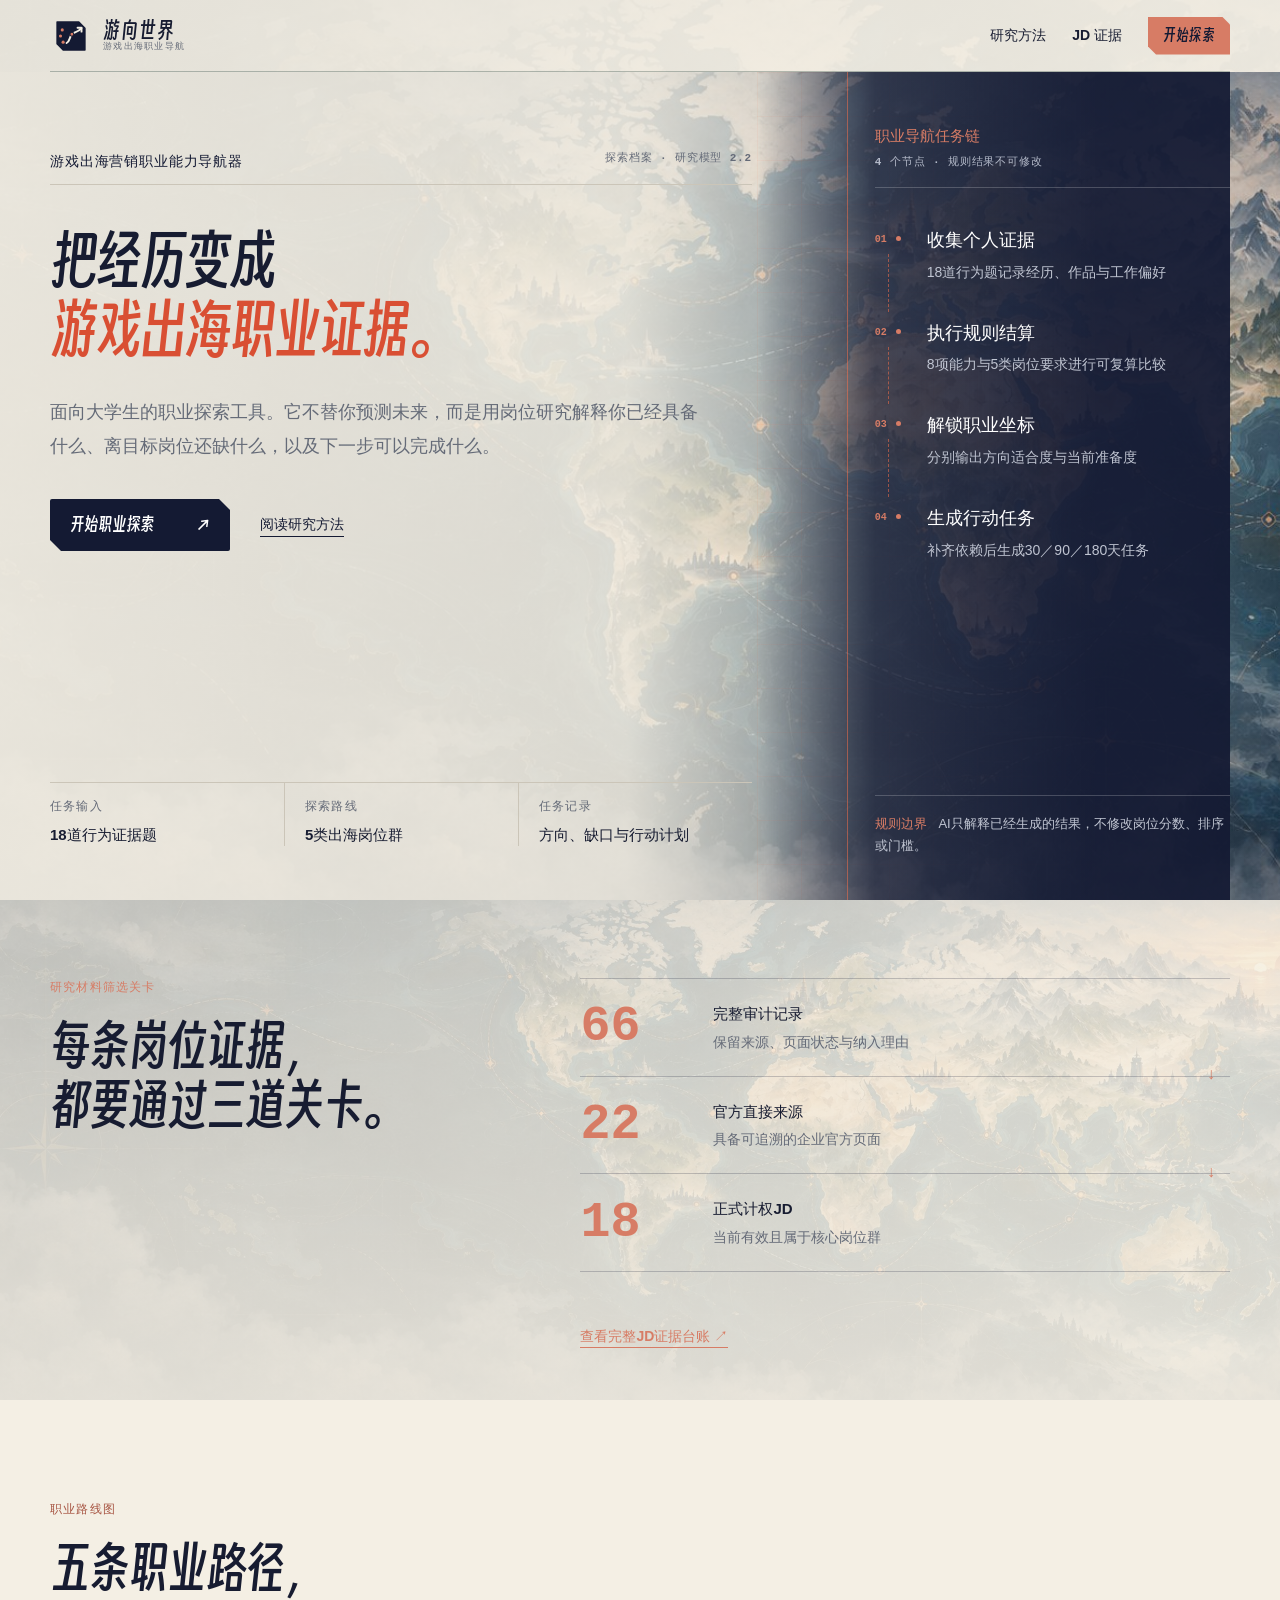
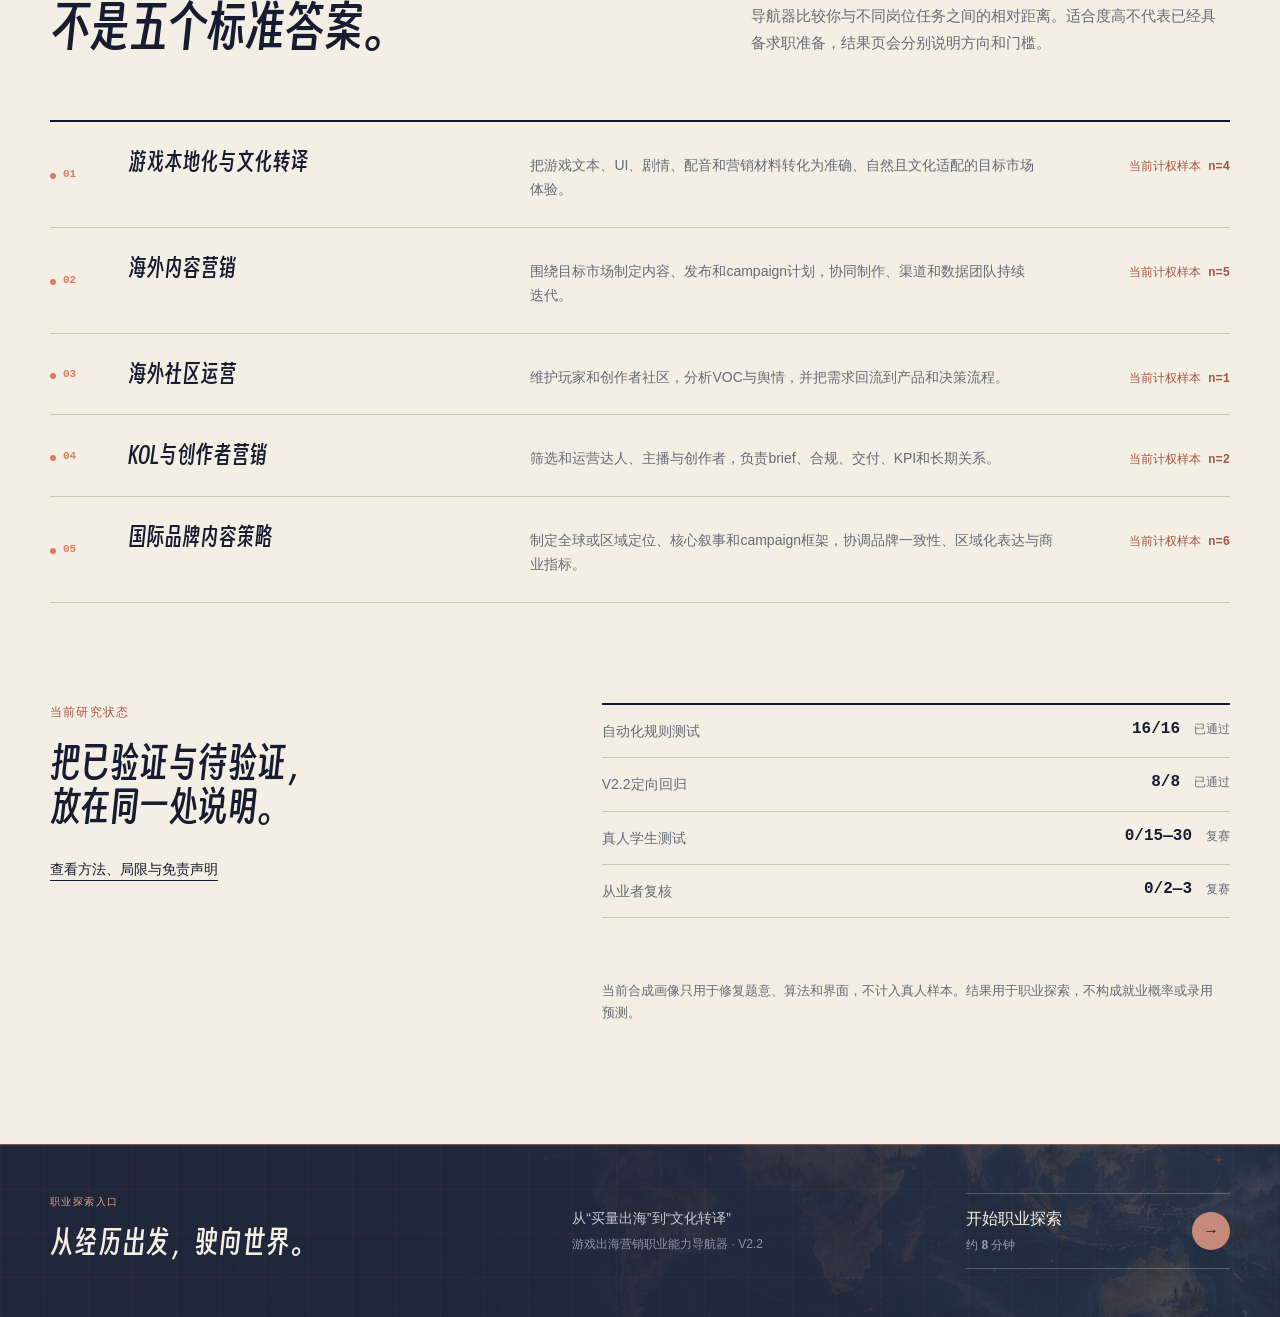
<file: index.html>
<!DOCTYPE html><html lang="zh-CN"><head><meta charSet="utf-8"/><meta name="viewport" content="width=device-width, initial-scale=1"/><link rel="stylesheet" href="/_next/static/chunks/02nk2ulgxhyd7.css" data-precedence="next"/><link rel="preload" as="script" fetchPriority="low" href="/_next/static/chunks/0iv.5nzm~z~~9.js"/><script src="/_next/static/chunks/0exk0m7adlla-.js" async=""></script><script src="/_next/static/chunks/0lmq5h3l.1c9l.js" async=""></script><script src="/_next/static/chunks/05ruqmfx568d3.js" async=""></script><script src="/_next/static/chunks/turbopack-05.h6div.1amm.js" async=""></script><script src="/_next/static/chunks/0pi6sxr_8rcpf.js" async=""></script><script src="/_next/static/chunks/176op1ci1oflp.js" async=""></script><script src="/_next/static/chunks/0b60usfq1qwsn.js" async=""></script><title>游向世界｜游戏出海营销职业能力导航器</title><meta name="description" content="基于岗位能力模型，为大学生提供游戏出海数字营销与品牌服务职业探索建议。"/><meta property="og:title" content="游向世界｜游戏出海营销职业能力导航器"/><meta property="og:description" content="把你的经历，翻译成走向全球游戏行业的能力坐标。"/><meta property="og:locale" content="zh_CN"/><meta property="og:image" content="https://ericyu18.github.io/og.png"/><meta property="og:image:width" content="1200"/><meta property="og:image:height" content="630"/><meta property="og:image:alt" content="游向世界——游戏出海营销职业能力导航器"/><meta property="og:type" content="website"/><meta name="twitter:card" content="summary_large_image"/><meta name="twitter:title" content="游向世界｜游戏出海营销职业能力导航器"/><meta name="twitter:description" content="把你的经历，翻译成走向全球游戏行业的能力坐标。"/><meta name="twitter:image" content="https://ericyu18.github.io/og.png"/><link rel="icon" href="/favicon.svg"/><script src="/_next/static/chunks/03~yq9q893hmn.js" noModule=""></script></head><body><div hidden=""><!--$--><!--/$--></div><main class="home-page home-v3"><header class="site-header"><a class="brand" aria-label="游向世界首页" href="/"><svg class="brand-symbol" viewBox="0 0 48 48" aria-hidden="true"><path class="brand-symbol-frame" d="M8 8h25l7 7v25H15l-7-7z"></path><circle cx="14" cy="17" r="1.8"></circle><circle cx="12" cy="24" r="1.8"></circle><circle cx="15" cy="31" r="1.8"></circle><path class="brand-symbol-route" d="M19 32c4-2 3-7 6-10 3-3 7-2 11-7"></path><path class="brand-symbol-arrow" d="M31.5 14.5H36v4.5"></path><circle class="brand-symbol-node" cx="25" cy="22" r="2.2"></circle></svg><span class="brand-wordmark"><strong>游向世界</strong><small>游戏出海职业导航</small></span></a><nav aria-label="主导航"><a href="/method/">研究方法</a><a href="/evidence/">JD 证据</a><a class="nav-button" href="/assessment/">开始探索</a></nav></header><section class="cover shell" aria-labelledby="home-title"><div class="cover-copy"><p class="cover-context">游戏出海营销职业能力导航器 <span>探索档案 · 研究模型 2.2</span></p><h1 id="home-title">把经历变成<br/><em>游戏出海职业证据。</em></h1><p class="cover-deck">面向大学生的职业探索工具。它不替你预测未来，而是用岗位研究解释你已经具备什么、离目标岗位还缺什么，以及下一步可以完成什么。</p><div class="cover-actions"><a class="primary-button" href="/assessment/">开始职业探索 <span aria-hidden="true">↗</span></a><a class="text-link" href="/method/">阅读研究方法</a></div><dl class="cover-facts" aria-label="研究范围摘要"><div><dt>任务输入</dt><dd>18道行为证据题</dd></div><div><dt>探索路线</dt><dd>5<!-- -->类出海岗位群</dd></div><div><dt>任务记录</dt><dd>方向、缺口与行动计划</dd></div></dl></div><aside class="route-sheet" aria-label="推荐形成路径"><header><span>职业导航任务链</span><small>4 个节点 · 规则结果不可修改</small></header><ol><li><span>01</span><div><strong>收集个人证据</strong><p>18道行为题记录经历、作品与工作偏好</p></div></li><li><span>02</span><div><strong>执行规则结算</strong><p>8项能力与5类岗位要求进行可复算比较</p></div></li><li><span>03</span><div><strong>解锁职业坐标</strong><p>分别输出方向适合度与当前准备度</p></div></li><li><span>04</span><div><strong>生成行动任务</strong><p>补齐依赖后生成30／90／180天任务</p></div></li></ol><p class="route-boundary"><span>规则边界</span> AI只解释已经生成的结果，不修改岗位分数、排序或门槛。</p></aside></section><section class="evidence-band" aria-labelledby="evidence-title"><div class="shell evidence-band-grid"><header><p>研究材料筛选关卡</p><h2 id="evidence-title">每条岗位证据，<br/>都要通过三道关卡。</h2></header><ol class="evidence-flow"><li><strong>66</strong><div><span>完整审计记录</span><p>保留来源、页面状态与纳入理由</p></div></li><li><strong>22</strong><div><span>官方直接来源</span><p>具备可追溯的企业官方页面</p></div></li><li><strong>18</strong><div><span>正式计权JD</span><p>当前有效且属于核心岗位群</p></div></li></ol><a href="/evidence/">查看完整JD证据台账 <span aria-hidden="true">↗</span></a></div></section><section class="role-index shell" aria-labelledby="roles-title"><header class="role-index-heading"><div><p>职业路线图</p><h2 id="roles-title">五条职业路径，<br/>不是五个标准答案。</h2></div><p>导航器比较你与不同岗位任务之间的相对距离。适合度高不代表已经具备求职准备，结果页会分别说明方向和门槛。</p></header><ol><li><span>01</span><h3>游戏本地化与文化转译</h3><p>把游戏文本、UI、剧情、配音和营销材料转化为准确、自然且文化适配的目标市场体验。</p><small>当前计权样本 n=<!-- -->4</small></li><li><span>02</span><h3>海外内容营销</h3><p>围绕目标市场制定内容、发布和campaign计划，协同制作、渠道和数据团队持续迭代。</p><small>当前计权样本 n=<!-- -->5</small></li><li><span>03</span><h3>海外社区运营</h3><p>维护玩家和创作者社区，分析VOC与舆情，并把需求回流到产品和决策流程。</p><small>当前计权样本 n=<!-- -->1</small></li><li><span>04</span><h3>KOL与创作者营销</h3><p>筛选和运营达人、主播与创作者，负责brief、合规、交付、KPI和长期关系。</p><small>当前计权样本 n=<!-- -->2</small></li><li><span>05</span><h3>国际品牌内容策略</h3><p>制定全球或区域定位、核心叙事和campaign框架，协调品牌一致性、区域化表达与商业指标。</p><small>当前计权样本 n=<!-- -->6</small></li></ol></section><section class="research-state shell" aria-labelledby="state-title"><div class="research-state-lead"><p>当前研究状态</p><h2 id="state-title">把已验证与待验证，放在同一处说明。</h2><a class="text-link" href="/method/">查看方法、局限与免责声明</a></div><dl><div><dt>自动化规则测试</dt><dd><strong>16<!-- -->/<!-- -->16</strong><span>已通过</span></dd></div><div><dt>V2.2定向回归</dt><dd><strong>8<!-- -->/<!-- -->8</strong><span>已通过</span></dd></div><div><dt>真人学生测试</dt><dd><strong>0<!-- -->/<!-- -->15—30</strong><span>复赛</span></dd></div><div><dt>从业者复核</dt><dd><strong>0<!-- -->/<!-- -->2—3</strong><span>复赛</span></dd></div></dl><p class="research-state-note">当前合成画像只用于修复题意、算法和界面，不计入真人样本。结果用于职业探索，不构成就业概率或录用预测。</p></section><footer class="home-footer"><div class="shell"><div class="footer-signoff"><span>职业探索入口</span><strong>从经历出发，驶向世界。</strong></div><p>从“买量出海”到“文化转译”<small>游戏出海营销职业能力导航器 · V2.2</small></p><a href="/assessment/"><span>开始职业探索<small>约 8 分钟</small></span><i aria-hidden="true">→</i></a></div></footer></main><!--$--><!--/$--><script src="/_next/static/chunks/0iv.5nzm~z~~9.js" id="_R_" async=""></script><script>(self.__next_f=self.__next_f||[]).push([0])</script><script>self.__next_f.push([1,"1:\"$Sreact.fragment\"\n2:I[39011,[\"/_next/static/chunks/0pi6sxr_8rcpf.js\",\"/_next/static/chunks/176op1ci1oflp.js\"],\"default\"]\n3:I[37771,[\"/_next/static/chunks/0pi6sxr_8rcpf.js\",\"/_next/static/chunks/176op1ci1oflp.js\"],\"default\"]\n4:I[64911,[\"/_next/static/chunks/0pi6sxr_8rcpf.js\",\"/_next/static/chunks/176op1ci1oflp.js\",\"/_next/static/chunks/0b60usfq1qwsn.js\"],\"\"]\nf:I[65857,[\"/_next/static/chunks/0pi6sxr_8rcpf.js\",\"/_next/static/chunks/176op1ci1oflp.js\"],\"default\",1]\n:HL[\"/_next/static/chunks/02nk2ulgxhyd7.css\",\"style\"]\n"])</script><script>self.__next_f.push([1,"0:{\"P\":null,\"c\":[\"\",\"\"],\"q\":\"\",\"i\":false,\"f\":[[[\"\",{\"children\":[\"__PAGE__\",{}]},\"$undefined\",\"$undefined\",16],[[\"$\",\"$1\",\"c\",{\"children\":[[[\"$\",\"link\",\"0\",{\"rel\":\"stylesheet\",\"href\":\"/_next/static/chunks/02nk2ulgxhyd7.css\",\"precedence\":\"next\",\"crossOrigin\":\"$undefined\",\"nonce\":\"$undefined\"}],[\"$\",\"script\",\"script-0\",{\"src\":\"/_next/static/chunks/0pi6sxr_8rcpf.js\",\"async\":true,\"nonce\":\"$undefined\"}],[\"$\",\"script\",\"script-1\",{\"src\":\"/_next/static/chunks/176op1ci1oflp.js\",\"async\":true,\"nonce\":\"$undefined\"}]],[\"$\",\"html\",null,{\"lang\":\"zh-CN\",\"children\":[\"$\",\"body\",null,{\"children\":[\"$\",\"$L2\",null,{\"parallelRouterKey\":\"children\",\"error\":\"$undefined\",\"errorStyles\":\"$undefined\",\"errorScripts\":\"$undefined\",\"template\":[\"$\",\"$L3\",null,{}],\"templateStyles\":\"$undefined\",\"templateScripts\":\"$undefined\",\"notFound\":[[[\"$\",\"title\",null,{\"children\":\"404: This page could not be found.\"}],[\"$\",\"div\",null,{\"style\":{\"fontFamily\":\"system-ui,\\\"Segoe UI\\\",Roboto,Helvetica,Arial,sans-serif,\\\"Apple Color Emoji\\\",\\\"Segoe UI Emoji\\\"\",\"height\":\"100vh\",\"textAlign\":\"center\",\"display\":\"flex\",\"flexDirection\":\"column\",\"alignItems\":\"center\",\"justifyContent\":\"center\"},\"children\":[\"$\",\"div\",null,{\"children\":[[\"$\",\"style\",null,{\"dangerouslySetInnerHTML\":{\"__html\":\"body{color:#000;background:#fff;margin:0}.next-error-h1{border-right:1px solid rgba(0,0,0,.3)}@media (prefers-color-scheme:dark){body{color:#fff;background:#000}.next-error-h1{border-right:1px solid rgba(255,255,255,.3)}}\"}}],[\"$\",\"h1\",null,{\"className\":\"next-error-h1\",\"style\":{\"display\":\"inline-block\",\"margin\":\"0 20px 0 0\",\"padding\":\"0 23px 0 0\",\"fontSize\":24,\"fontWeight\":500,\"verticalAlign\":\"top\",\"lineHeight\":\"49px\"},\"children\":404}],[\"$\",\"div\",null,{\"style\":{\"display\":\"inline-block\"},\"children\":[\"$\",\"h2\",null,{\"style\":{\"fontSize\":14,\"fontWeight\":400,\"lineHeight\":\"49px\",\"margin\":0},\"children\":\"This page could not be found.\"}]}]]}]}]],[]],\"forbidden\":\"$undefined\",\"unauthorized\":\"$undefined\"}]}]}]]}],{\"children\":[[\"$\",\"$1\",\"c\",{\"children\":[[\"$\",\"main\",null,{\"className\":\"home-page home-v3\",\"children\":[[\"$\",\"header\",null,{\"className\":\"site-header\",\"children\":[[\"$\",\"$L4\",null,{\"className\":\"brand\",\"href\":\"/\",\"aria-label\":\"游向世界首页\",\"children\":[[\"$\",\"svg\",null,{\"className\":\"brand-symbol\",\"viewBox\":\"0 0 48 48\",\"aria-hidden\":\"true\",\"children\":[[\"$\",\"path\",null,{\"className\":\"brand-symbol-frame\",\"d\":\"M8 8h25l7 7v25H15l-7-7z\"}],[\"$\",\"circle\",null,{\"cx\":\"14\",\"cy\":\"17\",\"r\":\"1.8\"}],[\"$\",\"circle\",null,{\"cx\":\"12\",\"cy\":\"24\",\"r\":\"1.8\"}],[\"$\",\"circle\",null,{\"cx\":\"15\",\"cy\":\"31\",\"r\":\"1.8\"}],[\"$\",\"path\",null,{\"className\":\"brand-symbol-route\",\"d\":\"M19 32c4-2 3-7 6-10 3-3 7-2 11-7\"}],[\"$\",\"path\",null,{\"className\":\"brand-symbol-arrow\",\"d\":\"M31.5 14.5H36v4.5\"}],[\"$\",\"circle\",null,{\"className\":\"brand-symbol-node\",\"cx\":\"25\",\"cy\":\"22\",\"r\":\"2.2\"}]]}],[\"$\",\"span\",null,{\"className\":\"brand-wordmark\",\"children\":[[\"$\",\"strong\",null,{\"children\":\"游向世界\"}],[\"$\",\"small\",null,{\"children\":\"游戏出海职业导航\"}]]}]]}],[\"$\",\"nav\",null,{\"aria-label\":\"主导航\",\"children\":[[\"$\",\"a\",null,{\"href\":\"/method/\",\"children\":\"研究方法\"}],[\"$\",\"a\",null,{\"href\":\"/evidence/\",\"children\":\"JD 证据\"}],[\"$\",\"a\",null,{\"className\":\"nav-button\",\"href\":\"/assessment/\",\"children\":\"开始探索\"}]]}]]}],[\"$\",\"section\",null,{\"className\":\"cover shell\",\"aria-labelledby\":\"home-title\",\"children\":[[\"$\",\"div\",null,{\"className\":\"cover-copy\",\"children\":[[\"$\",\"p\",null,{\"className\":\"cover-context\",\"children\":[\"游戏出海营销职业能力导航器 \",[\"$\",\"span\",null,{\"children\":\"探索档案 · 研究模型 2.2\"}]]}],[\"$\",\"h1\",null,{\"id\":\"home-title\",\"children\":[\"把经历变成\",[\"$\",\"br\",null,{}],[\"$\",\"em\",null,{\"children\":\"游戏出海职业证据。\"}]]}],[\"$\",\"p\",null,{\"className\":\"cover-deck\",\"children\":\"面向大学生的职业探索工具。它不替你预测未来，而是用岗位研究解释你已经具备什么、离目标岗位还缺什么，以及下一步可以完成什么。\"}],[\"$\",\"div\",null,{\"className\":\"cover-actions\",\"children\":[[\"$\",\"a\",null,{\"className\":\"primary-button\",\"href\":\"/assessment/\",\"children\":[\"开始职业探索 \",[\"$\",\"span\",null,{\"aria-hidden\":\"true\",\"children\":\"↗\"}]]}],[\"$\",\"a\",null,{\"className\":\"text-link\",\"href\":\"/method/\",\"children\":\"阅读研究方法\"}]]}],[\"$\",\"dl\",null,{\"className\":\"cover-facts\",\"aria-label\":\"研究范围摘要\",\"children\":[[\"$\",\"div\",null,{\"children\":[[\"$\",\"dt\",null,{\"children\":\"任务输入\"}],[\"$\",\"dd\",null,{\"children\":\"18道行为证据题\"}]]}],[\"$\",\"div\",null,{\"children\":[[\"$\",\"dt\",null,{\"children\":\"探索路线\"}],[\"$\",\"dd\",null,{\"children\":[5,\"类出海岗位群\"]}]]}],[\"$\",\"div\",null,{\"children\":[[\"$\",\"dt\",null,{\"children\":\"任务记录\"}],[\"$\",\"dd\",null,{\"children\":\"方向、缺口与行动计划\"}]]}]]}]]}],[\"$\",\"aside\",null,{\"className\":\"route-sheet\",\"aria-label\":\"推荐形成路径\",\"children\":[[\"$\",\"header\",null,{\"children\":[[\"$\",\"span\",null,{\"children\":\"职业导航任务链\"}],[\"$\",\"small\",null,{\"children\":\"4 个节点 · 规则结果不可修改\"}]]}],[\"$\",\"ol\",null,{\"children\":[[\"$\",\"li\",\"01\",{\"children\":[[\"$\",\"span\",null,{\"children\":\"01\"}],[\"$\",\"div\",null,{\"children\":[[\"$\",\"strong\",null,{\"children\":\"收集个人证据\"}],[\"$\",\"p\",null,{\"children\":\"18道行为题记录经历、作品与工作偏好\"}]]}]]}],[\"$\",\"li\",\"02\",{\"children\":[[\"$\",\"span\",null,{\"children\":\"02\"}],[\"$\",\"div\",null,{\"children\":[[\"$\",\"strong\",null,{\"children\":\"执行规则结算\"}],[\"$\",\"p\",null,{\"children\":\"8项能力与5类岗位要求进行可复算比较\"}]]}]]}],[\"$\",\"li\",\"03\",{\"children\":[[\"$\",\"span\",null,{\"children\":\"03\"}],[\"$\",\"div\",null,{\"children\":[[\"$\",\"strong\",null,{\"children\":\"解锁职业坐标\"}],\"$L5\"]}]]}],\"$L6\"]}],\"$L7\"]}]]}],\"$L8\",\"$L9\",\"$La\",\"$Lb\"]}],[\"$Lc\"],\"$Ld\"]}],{},null,false,null]},null,false,null],\"$Le\",false]],\"m\":\"$undefined\",\"G\":[\"$f\",[\"$L10\"]],\"S\":true,\"h\":null,\"s\":\"$undefined\",\"l\":\"$undefined\",\"p\":\"$undefined\",\"d\":\"$undefined\",\"b\":\"64MEzOf4T1KM1SQX_alsn\"}\n"])</script><script>self.__next_f.push([1,"11:I[6391,[\"/_next/static/chunks/0pi6sxr_8rcpf.js\",\"/_next/static/chunks/176op1ci1oflp.js\"],\"OutletBoundary\"]\n12:\"$Sreact.suspense\"\n14:I[6391,[\"/_next/static/chunks/0pi6sxr_8rcpf.js\",\"/_next/static/chunks/176op1ci1oflp.js\"],\"ViewportBoundary\"]\n16:I[6391,[\"/_next/static/chunks/0pi6sxr_8rcpf.js\",\"/_next/static/chunks/176op1ci1oflp.js\"],\"MetadataBoundary\"]\n5:[\"$\",\"p\",null,{\"children\":\"分别输出方向适合度与当前准备度\"}]\n6:[\"$\",\"li\",\"04\",{\"children\":[[\"$\",\"span\",null,{\"children\":\"04\"}],[\"$\",\"div\",null,{\"children\":[[\"$\",\"strong\",null,{\"children\":\"生成行动任务\"}],[\"$\",\"p\",null,{\"children\":\"补齐依赖后生成30／90／180天任务\"}]]}]]}]\n7:[\"$\",\"p\",null,{\"className\":\"route-boundary\",\"children\":[[\"$\",\"span\",null,{\"children\":\"规则边界\"}],\" AI只解释已经生成的结果，不修改岗位分数、排序或门槛。\"]}]\n8:[\"$\",\"section\",null,{\"className\":\"evidence-band\",\"aria-labelledby\":\"evidence-title\",\"children\":[\"$\",\"div\",null,{\"className\":\"shell evidence-band-grid\",\"children\":[[\"$\",\"header\",null,{\"children\":[[\"$\",\"p\",null,{\"children\":\"研究材料筛选关卡\"}],[\"$\",\"h2\",null,{\"id\":\"evidence-title\",\"children\":[\"每条岗位证据，\",[\"$\",\"br\",null,{}],\"都要通过三道关卡。\"]}]]}],[\"$\",\"ol\",null,{\"className\":\"evidence-flow\",\"children\":[[\"$\",\"li\",null,{\"children\":[[\"$\",\"strong\",null,{\"children\":66}],[\"$\",\"div\",null,{\"children\":[[\"$\",\"span\",null,{\"children\":\"完整审计记录\"}],[\"$\",\"p\",null,{\"children\":\"保留来源、页面状态与纳入理由\"}]]}]]}],[\"$\",\"li\",null,{\"children\":[[\"$\",\"strong\",null,{\"children\":22}],[\"$\",\"div\",null,{\"children\":[[\"$\",\"span\",null,{\"children\":\"官方直接来源\"}],[\"$\",\"p\",null,{\"children\":\"具备可追溯的企业官方页面\"}]]}]]}],[\"$\",\"li\",null,{\"children\":[[\"$\",\"strong\",null,{\"children\":18}],[\"$\",\"div\",null,{\"children\":[[\"$\",\"span\",null,{\"children\":\"正式计权JD\"}],[\"$\",\"p\",null,{\"children\":\"当前有效且属于核心岗位群\"}]]}]]}]]}],[\"$\",\"a\",null,{\"href\":\"/evidence/\",\"children\":[\"查看完整JD证据台账 \",[\"$\",\"span\",null,{\"aria-hidden\":\"true\",\"children\":\"↗\"}]]}]]}]}]\n"])</script><script>self.__next_f.push([1,"9:[\"$\",\"section\",null,{\"className\":\"role-index shell\",\"aria-labelledby\":\"roles-title\",\"children\":[[\"$\",\"header\",null,{\"className\":\"role-index-heading\",\"children\":[[\"$\",\"div\",null,{\"children\":[[\"$\",\"p\",null,{\"children\":\"职业路线图\"}],[\"$\",\"h2\",null,{\"id\":\"roles-title\",\"children\":[\"五条职业路径，\",[\"$\",\"br\",null,{}],\"不是五个标准答案。\"]}]]}],[\"$\",\"p\",null,{\"children\":\"导航器比较你与不同岗位任务之间的相对距离。适合度高不代表已经具备求职准备，结果页会分别说明方向和门槛。\"}]]}],[\"$\",\"ol\",null,{\"children\":[[\"$\",\"li\",\"localization\",{\"children\":[[\"$\",\"span\",null,{\"children\":\"01\"}],[\"$\",\"h3\",null,{\"children\":\"游戏本地化与文化转译\"}],[\"$\",\"p\",null,{\"children\":\"把游戏文本、UI、剧情、配音和营销材料转化为准确、自然且文化适配的目标市场体验。\"}],[\"$\",\"small\",null,{\"children\":[\"当前计权样本 n=\",4]}]]}],[\"$\",\"li\",\"content_marketing\",{\"children\":[[\"$\",\"span\",null,{\"children\":\"02\"}],[\"$\",\"h3\",null,{\"children\":\"海外内容营销\"}],[\"$\",\"p\",null,{\"children\":\"围绕目标市场制定内容、发布和campaign计划，协同制作、渠道和数据团队持续迭代。\"}],[\"$\",\"small\",null,{\"children\":[\"当前计权样本 n=\",5]}]]}],[\"$\",\"li\",\"community\",{\"children\":[[\"$\",\"span\",null,{\"children\":\"03\"}],[\"$\",\"h3\",null,{\"children\":\"海外社区运营\"}],[\"$\",\"p\",null,{\"children\":\"维护玩家和创作者社区，分析VOC与舆情，并把需求回流到产品和决策流程。\"}],[\"$\",\"small\",null,{\"children\":[\"当前计权样本 n=\",1]}]]}],[\"$\",\"li\",\"creator_marketing\",{\"children\":[[\"$\",\"span\",null,{\"children\":\"04\"}],[\"$\",\"h3\",null,{\"children\":\"KOL与创作者营销\"}],[\"$\",\"p\",null,{\"children\":\"筛选和运营达人、主播与创作者，负责brief、合规、交付、KPI和长期关系。\"}],[\"$\",\"small\",null,{\"children\":[\"当前计权样本 n=\",2]}]]}],[\"$\",\"li\",\"brand_strategy\",{\"children\":[[\"$\",\"span\",null,{\"children\":\"05\"}],[\"$\",\"h3\",null,{\"children\":\"国际品牌内容策略\"}],[\"$\",\"p\",null,{\"children\":\"制定全球或区域定位、核心叙事和campaign框架，协调品牌一致性、区域化表达与商业指标。\"}],[\"$\",\"small\",null,{\"children\":[\"当前计权样本 n=\",6]}]]}]]}]]}]\n"])</script><script>self.__next_f.push([1,"a:[\"$\",\"section\",null,{\"className\":\"research-state shell\",\"aria-labelledby\":\"state-title\",\"children\":[[\"$\",\"div\",null,{\"className\":\"research-state-lead\",\"children\":[[\"$\",\"p\",null,{\"children\":\"当前研究状态\"}],[\"$\",\"h2\",null,{\"id\":\"state-title\",\"children\":\"把已验证与待验证，放在同一处说明。\"}],[\"$\",\"a\",null,{\"className\":\"text-link\",\"href\":\"/method/\",\"children\":\"查看方法、局限与免责声明\"}]]}],[\"$\",\"dl\",null,{\"children\":[[\"$\",\"div\",null,{\"children\":[[\"$\",\"dt\",null,{\"children\":\"自动化规则测试\"}],[\"$\",\"dd\",null,{\"children\":[[\"$\",\"strong\",null,{\"children\":[16,\"/\",16]}],[\"$\",\"span\",null,{\"children\":\"已通过\"}]]}]]}],[\"$\",\"div\",null,{\"children\":[[\"$\",\"dt\",null,{\"children\":\"V2.2定向回归\"}],[\"$\",\"dd\",null,{\"children\":[[\"$\",\"strong\",null,{\"children\":[8,\"/\",8]}],[\"$\",\"span\",null,{\"children\":\"已通过\"}]]}]]}],[\"$\",\"div\",null,{\"children\":[[\"$\",\"dt\",null,{\"children\":\"真人学生测试\"}],[\"$\",\"dd\",null,{\"children\":[[\"$\",\"strong\",null,{\"children\":[0,\"/\",\"15—30\"]}],[\"$\",\"span\",null,{\"children\":\"复赛\"}]]}]]}],[\"$\",\"div\",null,{\"children\":[[\"$\",\"dt\",null,{\"children\":\"从业者复核\"}],[\"$\",\"dd\",null,{\"children\":[[\"$\",\"strong\",null,{\"children\":[0,\"/\",\"2—3\"]}],[\"$\",\"span\",null,{\"children\":\"复赛\"}]]}]]}]]}],[\"$\",\"p\",null,{\"className\":\"research-state-note\",\"children\":\"当前合成画像只用于修复题意、算法和界面，不计入真人样本。结果用于职业探索，不构成就业概率或录用预测。\"}]]}]\nb:[\"$\",\"footer\",null,{\"className\":\"home-footer\",\"children\":[\"$\",\"div\",null,{\"className\":\"shell\",\"children\":[[\"$\",\"div\",null,{\"className\":\"footer-signoff\",\"children\":[[\"$\",\"span\",null,{\"children\":\"职业探索入口\"}],[\"$\",\"strong\",null,{\"children\":\"从经历出发，驶向世界。\"}]]}],[\"$\",\"p\",null,{\"children\":[\"从“买量出海”到“文化转译”\",[\"$\",\"small\",null,{\"children\":\"游戏出海营销职业能力导航器 · V2.2\"}]]}],[\"$\",\"a\",null,{\"href\":\"/assessment/\",\"children\":[[\"$\",\"span\",null,{\"children\":[\"开始职业探索\",[\"$\",\"small\",null,{\"children\":\"约 8 分钟\"}]]}],[\"$\",\"i\",null,{\"aria-hidden\":\"true\",\"children\":\"→\"}]]}]]}]}]\nc:[\"$\",\"script\",\"script-0\",{\"src\":\"/_next/static/chunks/0b60usfq1qwsn.js\",\"async\":true,\"nonce\":\"$undefined\"}]\nd:[\"$\",\"$L11\",null,{\"children\":[\"$\",\"$12\",null,{\"name\":\"Next.MetadataOutlet\",\"children\":\"$@13\"}]}]\ne:[\"$\",\"$1\",\"h\",{\"children\":[null,[\"$\",\"$L14\",null,{\"children\":\"$L15\"}],[\"$\",\"div\",null,{\"hidden\":true,\"children\":[\"$\",\"$L16\",null,{\"children\":[\"$\",\"$12\",null,{\"name\":\"Next.Metadata\",\"children\":\"$L17\"}]}]}],null]}]\n10:[\"$\",\"link\",\"0\",{\"rel\":\"stylesheet\",\"href\":\"/_next/static/chunks/02nk2ulgxhyd7.css\",\"precedence\":\"next\",\"crossOrigin\":\"$undefined\",\"nonce\":\"$undefined\"}]\n"])</script><script>self.__next_f.push([1,"15:[[\"$\",\"meta\",\"0\",{\"charSet\":\"utf-8\"}],[\"$\",\"meta\",\"1\",{\"name\":\"viewport\",\"content\":\"width=device-width, initial-scale=1\"}]]\n"])</script><script>self.__next_f.push([1,"18:I[35167,[\"/_next/static/chunks/0pi6sxr_8rcpf.js\",\"/_next/static/chunks/176op1ci1oflp.js\"],\"IconMark\"]\n13:null\n17:[[\"$\",\"title\",\"0\",{\"children\":\"游向世界｜游戏出海营销职业能力导航器\"}],[\"$\",\"meta\",\"1\",{\"name\":\"description\",\"content\":\"基于岗位能力模型，为大学生提供游戏出海数字营销与品牌服务职业探索建议。\"}],[\"$\",\"meta\",\"2\",{\"property\":\"og:title\",\"content\":\"游向世界｜游戏出海营销职业能力导航器\"}],[\"$\",\"meta\",\"3\",{\"property\":\"og:description\",\"content\":\"把你的经历，翻译成走向全球游戏行业的能力坐标。\"}],[\"$\",\"meta\",\"4\",{\"property\":\"og:locale\",\"content\":\"zh_CN\"}],[\"$\",\"meta\",\"5\",{\"property\":\"og:image\",\"content\":\"https://ericyu18.github.io/og.png\"}],[\"$\",\"meta\",\"6\",{\"property\":\"og:image:width\",\"content\":\"1200\"}],[\"$\",\"meta\",\"7\",{\"property\":\"og:image:height\",\"content\":\"630\"}],[\"$\",\"meta\",\"8\",{\"property\":\"og:image:alt\",\"content\":\"游向世界——游戏出海营销职业能力导航器\"}],[\"$\",\"meta\",\"9\",{\"property\":\"og:type\",\"content\":\"website\"}],[\"$\",\"meta\",\"10\",{\"name\":\"twitter:card\",\"content\":\"summary_large_image\"}],[\"$\",\"meta\",\"11\",{\"name\":\"twitter:title\",\"content\":\"游向世界｜游戏出海营销职业能力导航器\"}],[\"$\",\"meta\",\"12\",{\"name\":\"twitter:description\",\"content\":\"把你的经历，翻译成走向全球游戏行业的能力坐标。\"}],[\"$\",\"meta\",\"13\",{\"name\":\"twitter:image\",\"content\":\"https://ericyu18.github.io/og.png\"}],[\"$\",\"link\",\"14\",{\"rel\":\"icon\",\"href\":\"/favicon.svg\"}],[\"$\",\"$L18\",\"15\",{}]]\n"])</script></body></html>
</file>
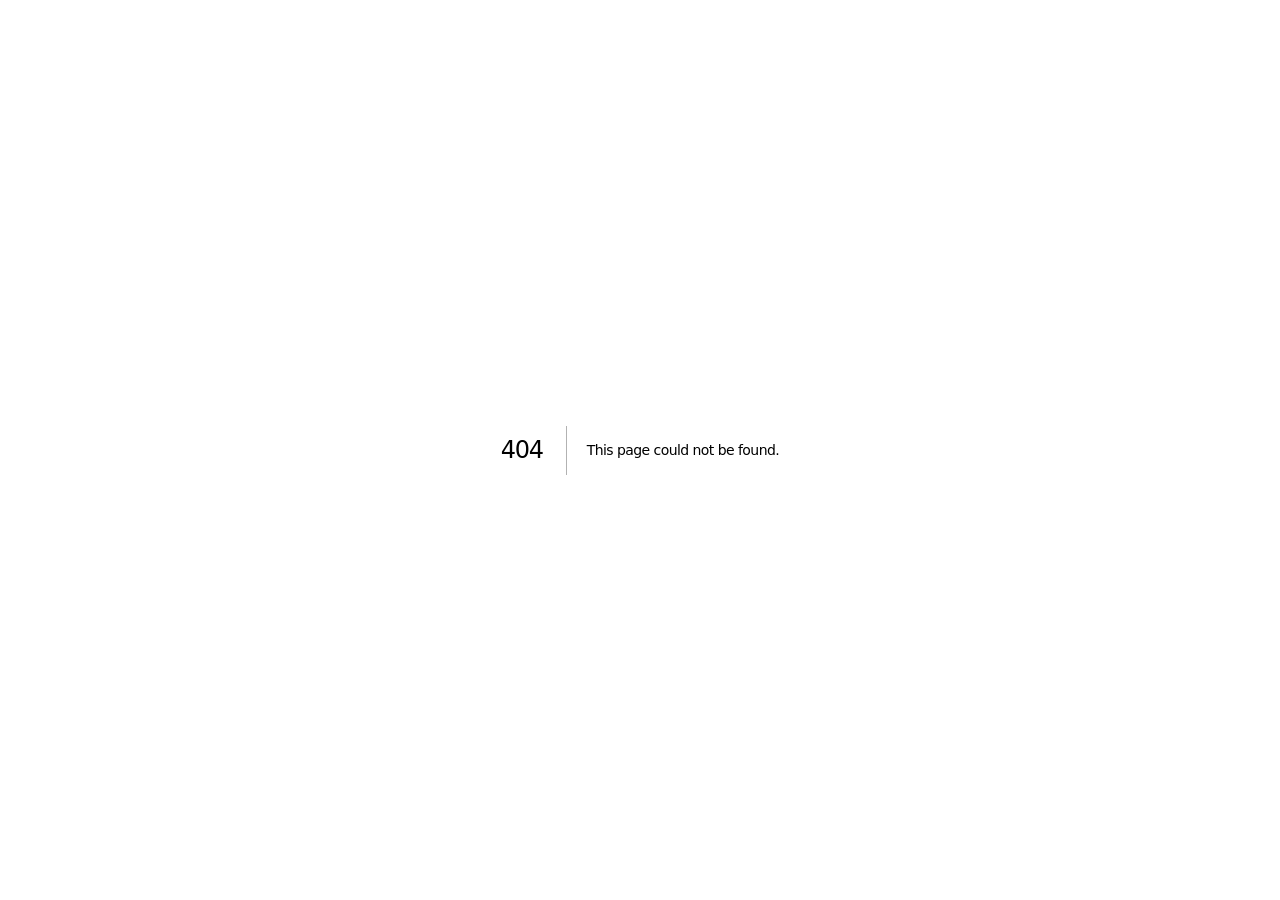
<file: 404/index.html>
<!DOCTYPE html><html lang="zh-CN"><head><meta charSet="utf-8"/><meta name="viewport" content="width=device-width, initial-scale=1"/><link rel="stylesheet" href="/_next/static/chunks/02nk2ulgxhyd7.css" data-precedence="next"/><link rel="preload" as="script" fetchPriority="low" href="/_next/static/chunks/0iv.5nzm~z~~9.js"/><script src="/_next/static/chunks/0exk0m7adlla-.js" async=""></script><script src="/_next/static/chunks/0lmq5h3l.1c9l.js" async=""></script><script src="/_next/static/chunks/05ruqmfx568d3.js" async=""></script><script src="/_next/static/chunks/turbopack-05.h6div.1amm.js" async=""></script><script src="/_next/static/chunks/0pi6sxr_8rcpf.js" async=""></script><script src="/_next/static/chunks/176op1ci1oflp.js" async=""></script><meta name="robots" content="noindex"/><title>404: This page could not be found.</title><title>游向世界｜游戏出海营销职业能力导航器</title><meta name="description" content="基于岗位能力模型，为大学生提供游戏出海数字营销与品牌服务职业探索建议。"/><meta property="og:title" content="游向世界｜游戏出海营销职业能力导航器"/><meta property="og:description" content="把你的经历，翻译成走向全球游戏行业的能力坐标。"/><meta property="og:locale" content="zh_CN"/><meta property="og:image" content="https://ericyu18.github.io/og.png"/><meta property="og:image:width" content="1200"/><meta property="og:image:height" content="630"/><meta property="og:image:alt" content="游向世界——游戏出海营销职业能力导航器"/><meta property="og:type" content="website"/><meta name="twitter:card" content="summary_large_image"/><meta name="twitter:title" content="游向世界｜游戏出海营销职业能力导航器"/><meta name="twitter:description" content="把你的经历，翻译成走向全球游戏行业的能力坐标。"/><meta name="twitter:image" content="https://ericyu18.github.io/og.png"/><link rel="icon" href="/favicon.svg"/><script src="/_next/static/chunks/03~yq9q893hmn.js" noModule=""></script></head><body><div hidden=""><!--$--><!--/$--></div><div style="font-family:system-ui,&quot;Segoe UI&quot;,Roboto,Helvetica,Arial,sans-serif,&quot;Apple Color Emoji&quot;,&quot;Segoe UI Emoji&quot;;height:100vh;text-align:center;display:flex;flex-direction:column;align-items:center;justify-content:center"><div><style>body{color:#000;background:#fff;margin:0}.next-error-h1{border-right:1px solid rgba(0,0,0,.3)}@media (prefers-color-scheme:dark){body{color:#fff;background:#000}.next-error-h1{border-right:1px solid rgba(255,255,255,.3)}}</style><h1 class="next-error-h1" style="display:inline-block;margin:0 20px 0 0;padding:0 23px 0 0;font-size:24px;font-weight:500;vertical-align:top;line-height:49px">404</h1><div style="display:inline-block"><h2 style="font-size:14px;font-weight:400;line-height:49px;margin:0">This page could not be found.</h2></div></div></div><!--$--><!--/$--><script src="/_next/static/chunks/0iv.5nzm~z~~9.js" id="_R_" async=""></script><script>(self.__next_f=self.__next_f||[]).push([0])</script><script>self.__next_f.push([1,"1:\"$Sreact.fragment\"\n2:I[39011,[\"/_next/static/chunks/0pi6sxr_8rcpf.js\",\"/_next/static/chunks/176op1ci1oflp.js\"],\"default\"]\n3:I[37771,[\"/_next/static/chunks/0pi6sxr_8rcpf.js\",\"/_next/static/chunks/176op1ci1oflp.js\"],\"default\"]\n4:I[6391,[\"/_next/static/chunks/0pi6sxr_8rcpf.js\",\"/_next/static/chunks/176op1ci1oflp.js\"],\"OutletBoundary\"]\n5:\"$Sreact.suspense\"\n8:I[6391,[\"/_next/static/chunks/0pi6sxr_8rcpf.js\",\"/_next/static/chunks/176op1ci1oflp.js\"],\"ViewportBoundary\"]\na:I[6391,[\"/_next/static/chunks/0pi6sxr_8rcpf.js\",\"/_next/static/chunks/176op1ci1oflp.js\"],\"MetadataBoundary\"]\nc:I[65857,[\"/_next/static/chunks/0pi6sxr_8rcpf.js\",\"/_next/static/chunks/176op1ci1oflp.js\"],\"default\",1]\n:HL[\"/_next/static/chunks/02nk2ulgxhyd7.css\",\"style\"]\n"])</script><script>self.__next_f.push([1,"0:{\"P\":null,\"c\":[\"\",\"_not-found\",\"\"],\"q\":\"\",\"i\":false,\"f\":[[[\"\",{\"children\":[\"/_not-found\",{\"children\":[\"__PAGE__\",{}]}]},\"$undefined\",\"$undefined\",16],[[\"$\",\"$1\",\"c\",{\"children\":[[[\"$\",\"link\",\"0\",{\"rel\":\"stylesheet\",\"href\":\"/_next/static/chunks/02nk2ulgxhyd7.css\",\"precedence\":\"next\",\"crossOrigin\":\"$undefined\",\"nonce\":\"$undefined\"}],[\"$\",\"script\",\"script-0\",{\"src\":\"/_next/static/chunks/0pi6sxr_8rcpf.js\",\"async\":true,\"nonce\":\"$undefined\"}],[\"$\",\"script\",\"script-1\",{\"src\":\"/_next/static/chunks/176op1ci1oflp.js\",\"async\":true,\"nonce\":\"$undefined\"}]],[\"$\",\"html\",null,{\"lang\":\"zh-CN\",\"children\":[\"$\",\"body\",null,{\"children\":[\"$\",\"$L2\",null,{\"parallelRouterKey\":\"children\",\"error\":\"$undefined\",\"errorStyles\":\"$undefined\",\"errorScripts\":\"$undefined\",\"template\":[\"$\",\"$L3\",null,{}],\"templateStyles\":\"$undefined\",\"templateScripts\":\"$undefined\",\"notFound\":[[[\"$\",\"title\",null,{\"children\":\"404: This page could not be found.\"}],[\"$\",\"div\",null,{\"style\":{\"fontFamily\":\"system-ui,\\\"Segoe UI\\\",Roboto,Helvetica,Arial,sans-serif,\\\"Apple Color Emoji\\\",\\\"Segoe UI Emoji\\\"\",\"height\":\"100vh\",\"textAlign\":\"center\",\"display\":\"flex\",\"flexDirection\":\"column\",\"alignItems\":\"center\",\"justifyContent\":\"center\"},\"children\":[\"$\",\"div\",null,{\"children\":[[\"$\",\"style\",null,{\"dangerouslySetInnerHTML\":{\"__html\":\"body{color:#000;background:#fff;margin:0}.next-error-h1{border-right:1px solid rgba(0,0,0,.3)}@media (prefers-color-scheme:dark){body{color:#fff;background:#000}.next-error-h1{border-right:1px solid rgba(255,255,255,.3)}}\"}}],[\"$\",\"h1\",null,{\"className\":\"next-error-h1\",\"style\":{\"display\":\"inline-block\",\"margin\":\"0 20px 0 0\",\"padding\":\"0 23px 0 0\",\"fontSize\":24,\"fontWeight\":500,\"verticalAlign\":\"top\",\"lineHeight\":\"49px\"},\"children\":404}],[\"$\",\"div\",null,{\"style\":{\"display\":\"inline-block\"},\"children\":[\"$\",\"h2\",null,{\"style\":{\"fontSize\":14,\"fontWeight\":400,\"lineHeight\":\"49px\",\"margin\":0},\"children\":\"This page could not be found.\"}]}]]}]}]],[]],\"forbidden\":\"$undefined\",\"unauthorized\":\"$undefined\"}]}]}]]}],{\"children\":[[\"$\",\"$1\",\"c\",{\"children\":[null,[\"$\",\"$L2\",null,{\"parallelRouterKey\":\"children\",\"error\":\"$undefined\",\"errorStyles\":\"$undefined\",\"errorScripts\":\"$undefined\",\"template\":[\"$\",\"$L3\",null,{}],\"templateStyles\":\"$undefined\",\"templateScripts\":\"$undefined\",\"notFound\":\"$undefined\",\"forbidden\":\"$undefined\",\"unauthorized\":\"$undefined\"}]]}],{\"children\":[[\"$\",\"$1\",\"c\",{\"children\":[[[\"$\",\"title\",null,{\"children\":\"404: This page could not be found.\"}],[\"$\",\"div\",null,{\"style\":\"$0:f:0:1:0:props:children:1:props:children:props:children:props:notFound:0:1:props:style\",\"children\":[\"$\",\"div\",null,{\"children\":[[\"$\",\"style\",null,{\"dangerouslySetInnerHTML\":{\"__html\":\"body{color:#000;background:#fff;margin:0}.next-error-h1{border-right:1px solid rgba(0,0,0,.3)}@media (prefers-color-scheme:dark){body{color:#fff;background:#000}.next-error-h1{border-right:1px solid rgba(255,255,255,.3)}}\"}}],[\"$\",\"h1\",null,{\"className\":\"next-error-h1\",\"style\":\"$0:f:0:1:0:props:children:1:props:children:props:children:props:notFound:0:1:props:children:props:children:1:props:style\",\"children\":404}],[\"$\",\"div\",null,{\"style\":\"$0:f:0:1:0:props:children:1:props:children:props:children:props:notFound:0:1:props:children:props:children:2:props:style\",\"children\":[\"$\",\"h2\",null,{\"style\":\"$0:f:0:1:0:props:children:1:props:children:props:children:props:notFound:0:1:props:children:props:children:2:props:children:props:style\",\"children\":\"This page could not be found.\"}]}]]}]}]],null,[\"$\",\"$L4\",null,{\"children\":[\"$\",\"$5\",null,{\"name\":\"Next.MetadataOutlet\",\"children\":\"$@6\"}]}]]}],{},null,false,null]},null,false,\"$@7\"]},null,false,null],[\"$\",\"$1\",\"h\",{\"children\":[[\"$\",\"meta\",null,{\"name\":\"robots\",\"content\":\"noindex\"}],[\"$\",\"$L8\",null,{\"children\":\"$L9\"}],[\"$\",\"div\",null,{\"hidden\":true,\"children\":[\"$\",\"$La\",null,{\"children\":[\"$\",\"$5\",null,{\"name\":\"Next.Metadata\",\"children\":\"$Lb\"}]}]}],null]}],false]],\"m\":\"$undefined\",\"G\":[\"$c\",[[\"$\",\"link\",\"0\",{\"rel\":\"stylesheet\",\"href\":\"/_next/static/chunks/02nk2ulgxhyd7.css\",\"precedence\":\"next\",\"crossOrigin\":\"$undefined\",\"nonce\":\"$undefined\"}]]],\"S\":true,\"h\":null,\"s\":\"$undefined\",\"l\":\"$undefined\",\"p\":\"$undefined\",\"d\":\"$undefined\",\"b\":\"64MEzOf4T1KM1SQX_alsn\"}\n"])</script><script>self.__next_f.push([1,"d:[]\n7:\"$Wd\"\n"])</script><script>self.__next_f.push([1,"9:[[\"$\",\"meta\",\"0\",{\"charSet\":\"utf-8\"}],[\"$\",\"meta\",\"1\",{\"name\":\"viewport\",\"content\":\"width=device-width, initial-scale=1\"}]]\n"])</script><script>self.__next_f.push([1,"e:I[35167,[\"/_next/static/chunks/0pi6sxr_8rcpf.js\",\"/_next/static/chunks/176op1ci1oflp.js\"],\"IconMark\"]\n6:null\nb:[[\"$\",\"title\",\"0\",{\"children\":\"游向世界｜游戏出海营销职业能力导航器\"}],[\"$\",\"meta\",\"1\",{\"name\":\"description\",\"content\":\"基于岗位能力模型，为大学生提供游戏出海数字营销与品牌服务职业探索建议。\"}],[\"$\",\"meta\",\"2\",{\"property\":\"og:title\",\"content\":\"游向世界｜游戏出海营销职业能力导航器\"}],[\"$\",\"meta\",\"3\",{\"property\":\"og:description\",\"content\":\"把你的经历，翻译成走向全球游戏行业的能力坐标。\"}],[\"$\",\"meta\",\"4\",{\"property\":\"og:locale\",\"content\":\"zh_CN\"}],[\"$\",\"meta\",\"5\",{\"property\":\"og:image\",\"content\":\"https://ericyu18.github.io/og.png\"}],[\"$\",\"meta\",\"6\",{\"property\":\"og:image:width\",\"content\":\"1200\"}],[\"$\",\"meta\",\"7\",{\"property\":\"og:image:height\",\"content\":\"630\"}],[\"$\",\"meta\",\"8\",{\"property\":\"og:image:alt\",\"content\":\"游向世界——游戏出海营销职业能力导航器\"}],[\"$\",\"meta\",\"9\",{\"property\":\"og:type\",\"content\":\"website\"}],[\"$\",\"meta\",\"10\",{\"name\":\"twitter:card\",\"content\":\"summary_large_image\"}],[\"$\",\"meta\",\"11\",{\"name\":\"twitter:title\",\"content\":\"游向世界｜游戏出海营销职业能力导航器\"}],[\"$\",\"meta\",\"12\",{\"name\":\"twitter:description\",\"content\":\"把你的经历，翻译成走向全球游戏行业的能力坐标。\"}],[\"$\",\"meta\",\"13\",{\"name\":\"twitter:image\",\"content\":\"https://ericyu18.github.io/og.png\"}],[\"$\",\"link\",\"14\",{\"rel\":\"icon\",\"href\":\"/favicon.svg\"}],[\"$\",\"$Le\",\"15\",{}]]\n"])</script></body></html>
</file>
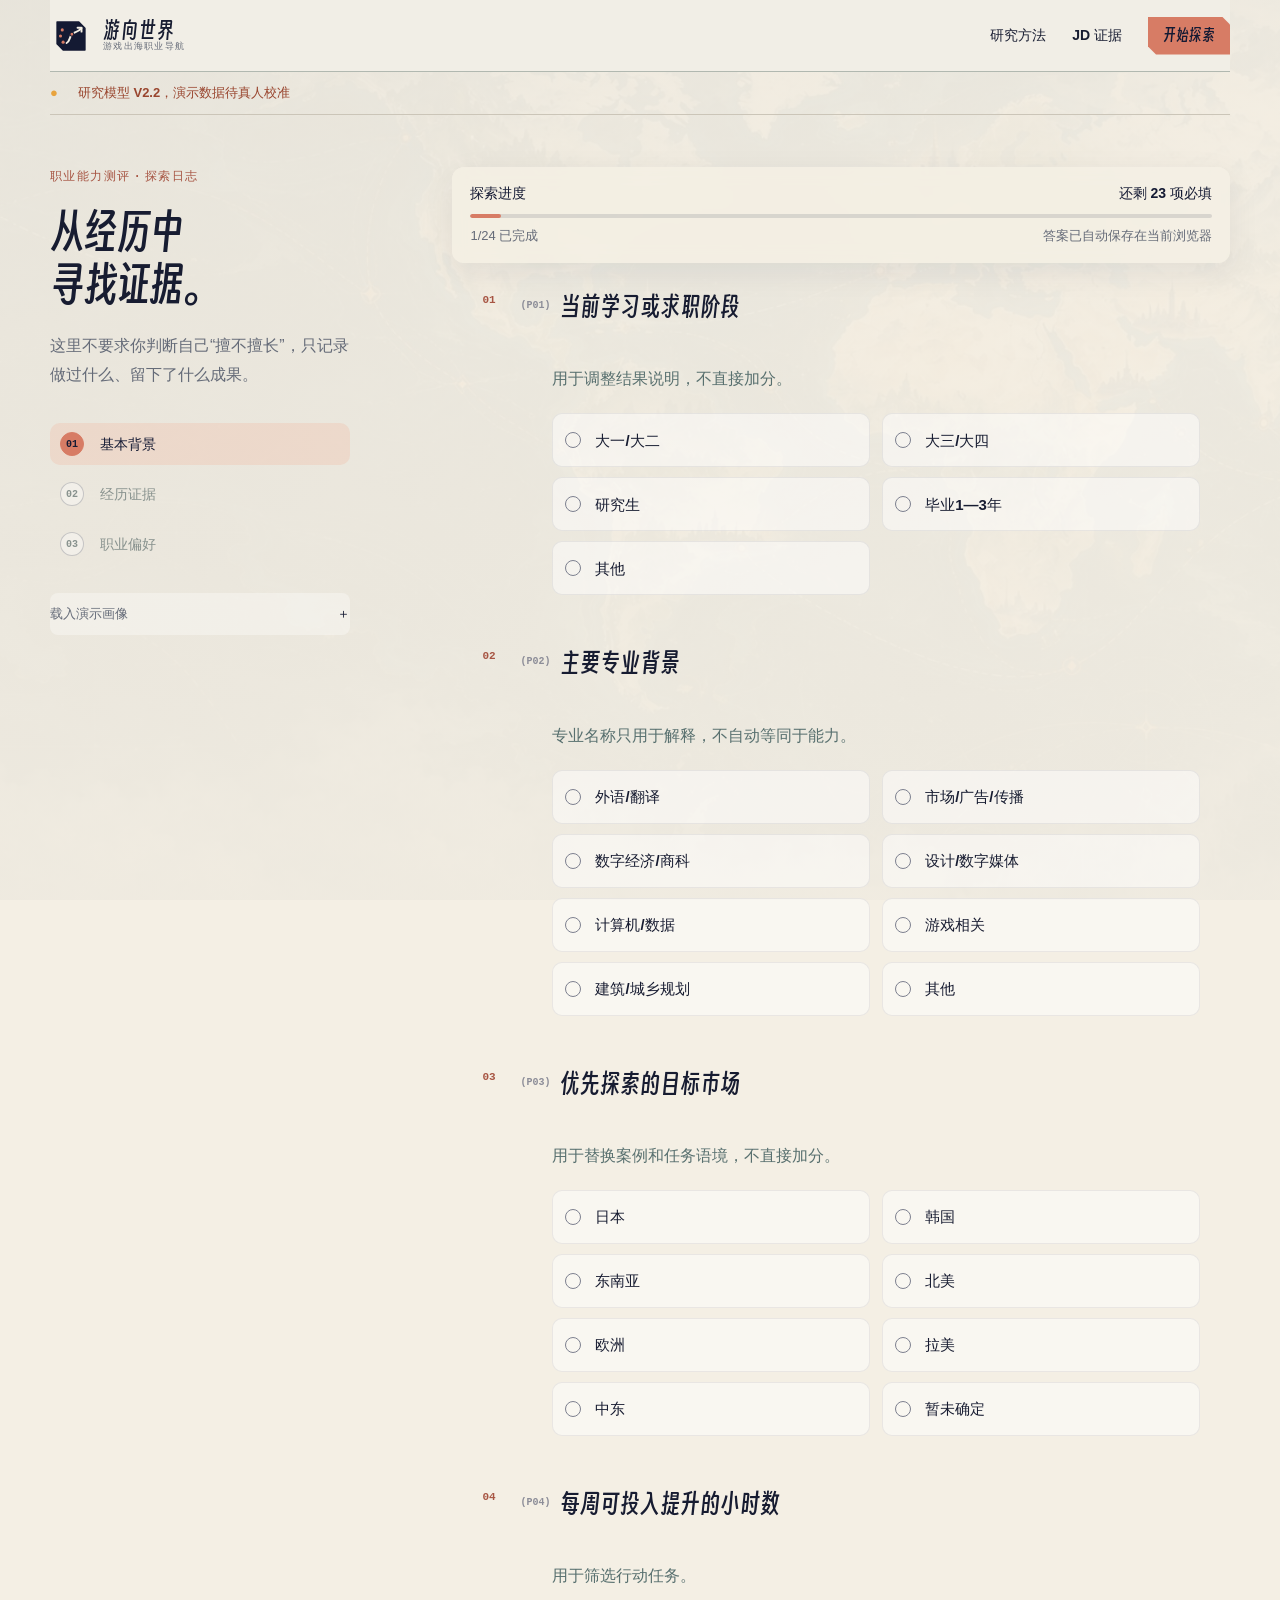
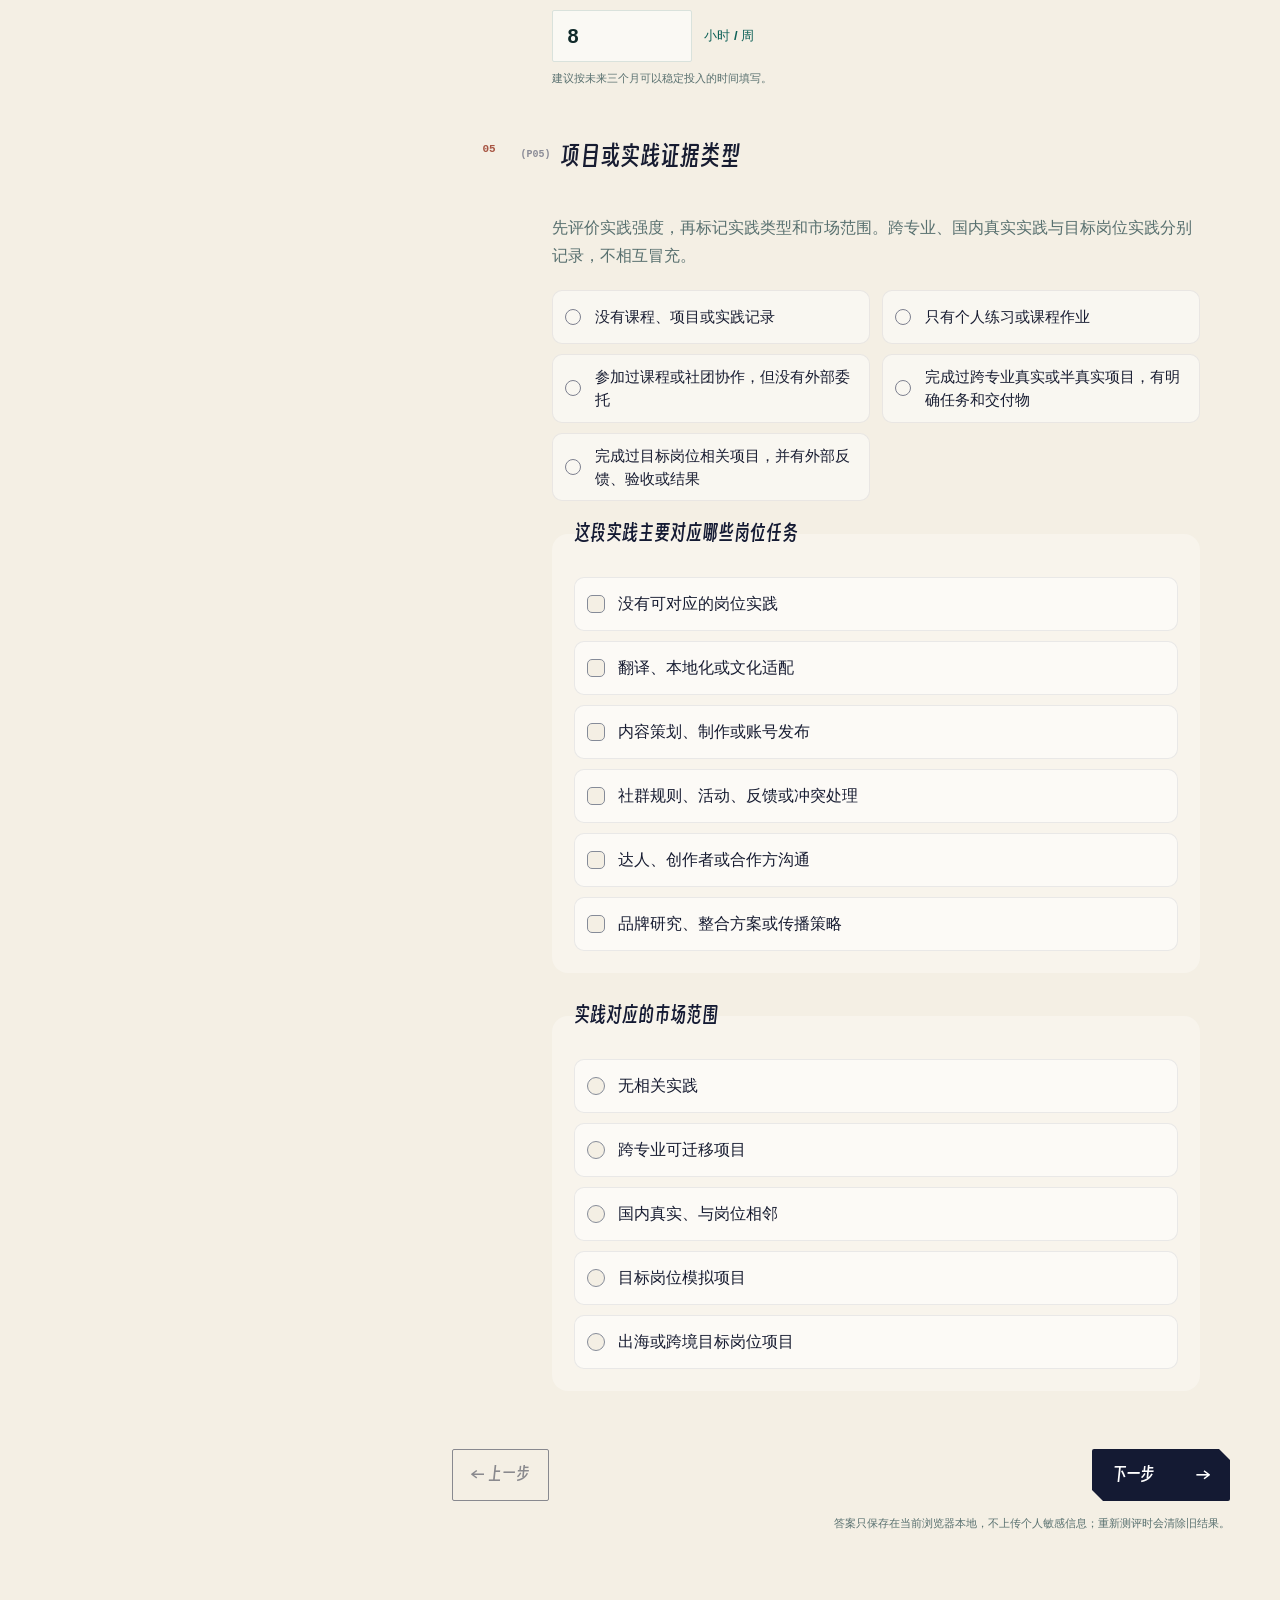
<file: assessment/index.html>
<!DOCTYPE html><html lang="zh-CN"><head><meta charSet="utf-8"/><meta name="viewport" content="width=device-width, initial-scale=1"/><link rel="stylesheet" href="/_next/static/chunks/02nk2ulgxhyd7.css" data-precedence="next"/><link rel="preload" as="script" fetchPriority="low" href="/_next/static/chunks/0iv.5nzm~z~~9.js"/><script src="/_next/static/chunks/0exk0m7adlla-.js" async=""></script><script src="/_next/static/chunks/0lmq5h3l.1c9l.js" async=""></script><script src="/_next/static/chunks/05ruqmfx568d3.js" async=""></script><script src="/_next/static/chunks/turbopack-05.h6div.1amm.js" async=""></script><script src="/_next/static/chunks/0pi6sxr_8rcpf.js" async=""></script><script src="/_next/static/chunks/176op1ci1oflp.js" async=""></script><script src="/_next/static/chunks/0b60usfq1qwsn.js" async=""></script><script src="/_next/static/chunks/003k0eq7j-c35.js" async=""></script><script src="/_next/static/chunks/13py9j5lupb9..js" async=""></script><title>开始测评｜游向世界</title><meta name="description" content="通过 18 道背景、经历证据与偏好问题，生成游戏出海职业探索建议。"/><meta property="og:title" content="游向世界｜游戏出海营销职业能力导航器"/><meta property="og:description" content="把你的经历，翻译成走向全球游戏行业的能力坐标。"/><meta property="og:locale" content="zh_CN"/><meta property="og:image" content="https://ericyu18.github.io/og.png"/><meta property="og:image:width" content="1200"/><meta property="og:image:height" content="630"/><meta property="og:image:alt" content="游向世界——游戏出海营销职业能力导航器"/><meta property="og:type" content="website"/><meta name="twitter:card" content="summary_large_image"/><meta name="twitter:title" content="游向世界｜游戏出海营销职业能力导航器"/><meta name="twitter:description" content="把你的经历，翻译成走向全球游戏行业的能力坐标。"/><meta name="twitter:image" content="https://ericyu18.github.io/og.png"/><link rel="icon" href="/favicon.svg"/><script src="/_next/static/chunks/03~yq9q893hmn.js" noModule=""></script></head><body><div hidden=""><!--$--><!--/$--></div><main class="assessment-page-v3"><header class="site-header site-header-compact"><a class="brand" aria-label="游向世界首页" href="/"><svg class="brand-symbol" viewBox="0 0 48 48" aria-hidden="true"><path class="brand-symbol-frame" d="M8 8h25l7 7v25H15l-7-7z"></path><circle cx="14" cy="17" r="1.8"></circle><circle cx="12" cy="24" r="1.8"></circle><circle cx="15" cy="31" r="1.8"></circle><path class="brand-symbol-route" d="M19 32c4-2 3-7 6-10 3-3 7-2 11-7"></path><path class="brand-symbol-arrow" d="M31.5 14.5H36v4.5"></path><circle class="brand-symbol-node" cx="25" cy="22" r="2.2"></circle></svg><span class="brand-wordmark"><strong>游向世界</strong><small>游戏出海职业导航</small></span></a><nav aria-label="主导航"><a href="/method/">研究方法</a><a href="/evidence/">JD 证据</a><a class="nav-button" href="/assessment/">开始探索</a></nav></header><div class="shell assessment-top"><div class="demo-notice demo-notice-compact" role="note"><span aria-hidden="true">●</span><div><strong>研究模型 V2.2，演示数据待真人校准</strong></div></div></div><div class="assessment-layout"><aside class="assessment-rail"><p class="rail-kicker">职业能力测评 · 探索日志</p><h1>从经历中<br/>寻找证据。</h1><p class="rail-intro">这里不要求你判断自己“擅不擅长”，只记录做过什么、留下了什么成果。</p><ol class="step-list" aria-label="测评步骤"><li class="active"><span>01</span><strong>基本背景</strong></li><li class=""><span>02</span><strong>经历证据</strong></li><li class=""><span>03</span><strong>职业偏好</strong></li></ol><details class="demo-loader"><summary>载入演示画像</summary><p>仅用于展示不同输入如何改变结果。</p><button type="button" title="数字经济专业，有数据分析和财经实习，英语较好，游戏经历一般，缺少内容作品。" disabled="">数字经济与财经实习学生<span aria-hidden="true">↗</span></button><button type="button" title="外语专业，日语较好，喜欢游戏，有翻译经历，缺少营销和数据经验。" disabled="">日语与翻译经历学生<span aria-hidden="true">↗</span></button><button type="button" title="建筑或城乡规划专业，有大创、科研、绘图和项目协作经历，喜欢内容设计，没有游戏行业实习。" disabled="">建筑规划与内容设计学生<span aria-hidden="true">↗</span></button></details></aside><section class="assessment-main"><div class="progress-wrap" aria-label="全部必填控件已完成 1/24"><div><span>探索进度</span><span>还剩 <!-- -->23<!-- --> 项必填</span></div><div class="progress-track"><i style="width:4.166666666666666%"></i></div><small><span>1<!-- -->/<!-- -->24<!-- --> 已完成</span><span>答案已自动保存在当前浏览器</span></small></div><div class="question-stack"><fieldset id="question-P01" class="question-block" tabindex="-1"><legend><span>01</span><small>(<!-- -->P01<!-- -->)</small>当前学习或求职阶段</legend><p class="question-description">用于调整结果说明，不直接加分。</p><div class="option-grid"><label class="option-card"><input type="radio" name="P01" value="大一/大二"/><span class="option-indicator" aria-hidden="true"></span><span>大一/大二</span></label><label class="option-card"><input type="radio" name="P01" value="大三/大四"/><span class="option-indicator" aria-hidden="true"></span><span>大三/大四</span></label><label class="option-card"><input type="radio" name="P01" value="研究生"/><span class="option-indicator" aria-hidden="true"></span><span>研究生</span></label><label class="option-card"><input type="radio" name="P01" value="毕业1—3年"/><span class="option-indicator" aria-hidden="true"></span><span>毕业1—3年</span></label><label class="option-card"><input type="radio" name="P01" value="其他"/><span class="option-indicator" aria-hidden="true"></span><span>其他</span></label></div></fieldset><fieldset id="question-P02" class="question-block" tabindex="-1"><legend><span>02</span><small>(<!-- -->P02<!-- -->)</small>主要专业背景</legend><p class="question-description">专业名称只用于解释，不自动等同于能力。</p><div class="option-grid"><label class="option-card"><input type="radio" name="P02" value="外语/翻译"/><span class="option-indicator" aria-hidden="true"></span><span>外语/翻译</span></label><label class="option-card"><input type="radio" name="P02" value="市场/广告/传播"/><span class="option-indicator" aria-hidden="true"></span><span>市场/广告/传播</span></label><label class="option-card"><input type="radio" name="P02" value="数字经济/商科"/><span class="option-indicator" aria-hidden="true"></span><span>数字经济/商科</span></label><label class="option-card"><input type="radio" name="P02" value="设计/数字媒体"/><span class="option-indicator" aria-hidden="true"></span><span>设计/数字媒体</span></label><label class="option-card"><input type="radio" name="P02" value="计算机/数据"/><span class="option-indicator" aria-hidden="true"></span><span>计算机/数据</span></label><label class="option-card"><input type="radio" name="P02" value="游戏相关"/><span class="option-indicator" aria-hidden="true"></span><span>游戏相关</span></label><label class="option-card"><input type="radio" name="P02" value="建筑/城乡规划"/><span class="option-indicator" aria-hidden="true"></span><span>建筑/城乡规划</span></label><label class="option-card"><input type="radio" name="P02" value="其他"/><span class="option-indicator" aria-hidden="true"></span><span>其他</span></label></div></fieldset><fieldset id="question-P03" class="question-block" tabindex="-1"><legend><span>03</span><small>(<!-- -->P03<!-- -->)</small>优先探索的目标市场</legend><p class="question-description">用于替换案例和任务语境，不直接加分。</p><div class="option-grid"><label class="option-card"><input type="radio" name="P03" value="日本"/><span class="option-indicator" aria-hidden="true"></span><span>日本</span></label><label class="option-card"><input type="radio" name="P03" value="韩国"/><span class="option-indicator" aria-hidden="true"></span><span>韩国</span></label><label class="option-card"><input type="radio" name="P03" value="东南亚"/><span class="option-indicator" aria-hidden="true"></span><span>东南亚</span></label><label class="option-card"><input type="radio" name="P03" value="北美"/><span class="option-indicator" aria-hidden="true"></span><span>北美</span></label><label class="option-card"><input type="radio" name="P03" value="欧洲"/><span class="option-indicator" aria-hidden="true"></span><span>欧洲</span></label><label class="option-card"><input type="radio" name="P03" value="拉美"/><span class="option-indicator" aria-hidden="true"></span><span>拉美</span></label><label class="option-card"><input type="radio" name="P03" value="中东"/><span class="option-indicator" aria-hidden="true"></span><span>中东</span></label><label class="option-card"><input type="radio" name="P03" value="暂未确定"/><span class="option-indicator" aria-hidden="true"></span><span>暂未确定</span></label></div></fieldset><fieldset id="question-P04" class="question-block" tabindex="-1"><legend><span>04</span><small>(<!-- -->P04<!-- -->)</small>每周可投入提升的小时数</legend><p class="question-description">用于筛选行动任务。</p><label class="number-answer"><input type="number" min="1" max="40" value="8"/><span>小时 / 周</span><small>建议按未来三个月可以稳定投入的时间填写。</small></label></fieldset><fieldset id="question-P05" class="question-block" tabindex="-1"><legend><span>05</span><small>(<!-- -->P05<!-- -->)</small>项目或实践证据类型</legend><p class="question-description">先评价实践强度，再标记实践类型和市场范围。跨专业、国内真实实践与目标岗位实践分别记录，不相互冒充。</p><div class="option-grid"><label class="option-card"><input type="radio" name="P05" value="0"/><span class="option-indicator" aria-hidden="true"></span><span>没有课程、项目或实践记录</span></label><label class="option-card"><input type="radio" name="P05" value="1"/><span class="option-indicator" aria-hidden="true"></span><span>只有个人练习或课程作业</span></label><label class="option-card"><input type="radio" name="P05" value="2"/><span class="option-indicator" aria-hidden="true"></span><span>参加过课程或社团协作，但没有外部委托</span></label><label class="option-card"><input type="radio" name="P05" value="3"/><span class="option-indicator" aria-hidden="true"></span><span>完成过跨专业真实或半真实项目，有明确任务和交付物</span></label><label class="option-card"><input type="radio" name="P05" value="4"/><span class="option-indicator" aria-hidden="true"></span><span>完成过目标岗位相关项目，并有外部反馈、验收或结果</span></label></div><div class="supplemental-group"><fieldset id="question-role_experience_tags" class="supplemental-answer relevance-selector"><legend>这段实践主要对应哪些岗位任务</legend><div><label class=""><input type="checkbox"/><span>没有可对应的岗位实践</span></label><label class=""><input type="checkbox"/><span>翻译、本地化或文化适配</span></label><label class=""><input type="checkbox"/><span>内容策划、制作或账号发布</span></label><label class=""><input type="checkbox"/><span>社群规则、活动、反馈或冲突处理</span></label><label class=""><input type="checkbox"/><span>达人、创作者或合作方沟通</span></label><label class=""><input type="checkbox"/><span>品牌研究、整合方案或传播策略</span></label></div></fieldset><fieldset id="question-experience_market_scope" class="supplemental-answer relevance-selector"><legend>实践对应的市场范围</legend><div><label class=""><input type="radio" name="experience_market_scope"/><span>无相关实践</span></label><label class=""><input type="radio" name="experience_market_scope"/><span>跨专业可迁移项目</span></label><label class=""><input type="radio" name="experience_market_scope"/><span>国内真实、与岗位相邻</span></label><label class=""><input type="radio" name="experience_market_scope"/><span>目标岗位模拟项目</span></label><label class=""><input type="radio" name="experience_market_scope"/><span>出海或跨境目标岗位项目</span></label></div></fieldset></div></fieldset></div><div class="assessment-actions"><button type="button" class="secondary-button" disabled="">← 上一步</button><button type="button" class="primary-button button-reset" disabled="">下一步<!-- --> <span aria-hidden="true">→</span></button></div><p class="privacy-line">答案只保存在当前浏览器本地，不上传个人敏感信息；重新测评时会清除旧结果。</p></section></div></main><!--$--><!--/$--><script src="/_next/static/chunks/0iv.5nzm~z~~9.js" id="_R_" async=""></script><script>(self.__next_f=self.__next_f||[]).push([0])</script><script>self.__next_f.push([1,"1:\"$Sreact.fragment\"\n2:I[39011,[\"/_next/static/chunks/0pi6sxr_8rcpf.js\",\"/_next/static/chunks/176op1ci1oflp.js\"],\"default\"]\n3:I[37771,[\"/_next/static/chunks/0pi6sxr_8rcpf.js\",\"/_next/static/chunks/176op1ci1oflp.js\"],\"default\"]\n4:I[64911,[\"/_next/static/chunks/0pi6sxr_8rcpf.js\",\"/_next/static/chunks/176op1ci1oflp.js\",\"/_next/static/chunks/0b60usfq1qwsn.js\",\"/_next/static/chunks/003k0eq7j-c35.js\",\"/_next/static/chunks/13py9j5lupb9..js\"],\"\"]\n5:I[72725,[\"/_next/static/chunks/0pi6sxr_8rcpf.js\",\"/_next/static/chunks/176op1ci1oflp.js\",\"/_next/static/chunks/0b60usfq1qwsn.js\",\"/_next/static/chunks/003k0eq7j-c35.js\",\"/_next/static/chunks/13py9j5lupb9..js\"],\"AssessmentClient\"]\n6:I[6391,[\"/_next/static/chunks/0pi6sxr_8rcpf.js\",\"/_next/static/chunks/176op1ci1oflp.js\"],\"OutletBoundary\"]\n7:\"$Sreact.suspense\"\na:I[6391,[\"/_next/static/chunks/0pi6sxr_8rcpf.js\",\"/_next/static/chunks/176op1ci1oflp.js\"],\"ViewportBoundary\"]\nc:I[6391,[\"/_next/static/chunks/0pi6sxr_8rcpf.js\",\"/_next/static/chunks/176op1ci1oflp.js\"],\"MetadataBoundary\"]\ne:I[65857,[\"/_next/static/chunks/0pi6sxr_8rcpf.js\",\"/_next/static/chunks/176op1ci1oflp.js\"],\"default\",1]\n:HL[\"/_next/static/chunks/02nk2ulgxhyd7.css\",\"style\"]\n"])</script><script>self.__next_f.push([1,"0:{\"P\":null,\"c\":[\"\",\"assessment\",\"\"],\"q\":\"\",\"i\":false,\"f\":[[[\"\",{\"children\":[\"assessment\",{\"children\":[\"__PAGE__\",{}]}]},\"$undefined\",\"$undefined\",16],[[\"$\",\"$1\",\"c\",{\"children\":[[[\"$\",\"link\",\"0\",{\"rel\":\"stylesheet\",\"href\":\"/_next/static/chunks/02nk2ulgxhyd7.css\",\"precedence\":\"next\",\"crossOrigin\":\"$undefined\",\"nonce\":\"$undefined\"}],[\"$\",\"script\",\"script-0\",{\"src\":\"/_next/static/chunks/0pi6sxr_8rcpf.js\",\"async\":true,\"nonce\":\"$undefined\"}],[\"$\",\"script\",\"script-1\",{\"src\":\"/_next/static/chunks/176op1ci1oflp.js\",\"async\":true,\"nonce\":\"$undefined\"}]],[\"$\",\"html\",null,{\"lang\":\"zh-CN\",\"children\":[\"$\",\"body\",null,{\"children\":[\"$\",\"$L2\",null,{\"parallelRouterKey\":\"children\",\"error\":\"$undefined\",\"errorStyles\":\"$undefined\",\"errorScripts\":\"$undefined\",\"template\":[\"$\",\"$L3\",null,{}],\"templateStyles\":\"$undefined\",\"templateScripts\":\"$undefined\",\"notFound\":[[[\"$\",\"title\",null,{\"children\":\"404: This page could not be found.\"}],[\"$\",\"div\",null,{\"style\":{\"fontFamily\":\"system-ui,\\\"Segoe UI\\\",Roboto,Helvetica,Arial,sans-serif,\\\"Apple Color Emoji\\\",\\\"Segoe UI Emoji\\\"\",\"height\":\"100vh\",\"textAlign\":\"center\",\"display\":\"flex\",\"flexDirection\":\"column\",\"alignItems\":\"center\",\"justifyContent\":\"center\"},\"children\":[\"$\",\"div\",null,{\"children\":[[\"$\",\"style\",null,{\"dangerouslySetInnerHTML\":{\"__html\":\"body{color:#000;background:#fff;margin:0}.next-error-h1{border-right:1px solid rgba(0,0,0,.3)}@media (prefers-color-scheme:dark){body{color:#fff;background:#000}.next-error-h1{border-right:1px solid rgba(255,255,255,.3)}}\"}}],[\"$\",\"h1\",null,{\"className\":\"next-error-h1\",\"style\":{\"display\":\"inline-block\",\"margin\":\"0 20px 0 0\",\"padding\":\"0 23px 0 0\",\"fontSize\":24,\"fontWeight\":500,\"verticalAlign\":\"top\",\"lineHeight\":\"49px\"},\"children\":404}],[\"$\",\"div\",null,{\"style\":{\"display\":\"inline-block\"},\"children\":[\"$\",\"h2\",null,{\"style\":{\"fontSize\":14,\"fontWeight\":400,\"lineHeight\":\"49px\",\"margin\":0},\"children\":\"This page could not be found.\"}]}]]}]}]],[]],\"forbidden\":\"$undefined\",\"unauthorized\":\"$undefined\"}]}]}]]}],{\"children\":[[\"$\",\"$1\",\"c\",{\"children\":[null,[\"$\",\"$L2\",null,{\"parallelRouterKey\":\"children\",\"error\":\"$undefined\",\"errorStyles\":\"$undefined\",\"errorScripts\":\"$undefined\",\"template\":[\"$\",\"$L3\",null,{}],\"templateStyles\":\"$undefined\",\"templateScripts\":\"$undefined\",\"notFound\":\"$undefined\",\"forbidden\":\"$undefined\",\"unauthorized\":\"$undefined\"}]]}],{\"children\":[[\"$\",\"$1\",\"c\",{\"children\":[[\"$\",\"main\",null,{\"className\":\"assessment-page-v3\",\"children\":[[\"$\",\"header\",null,{\"className\":\"site-header site-header-compact\",\"children\":[[\"$\",\"$L4\",null,{\"className\":\"brand\",\"href\":\"/\",\"aria-label\":\"游向世界首页\",\"children\":[[\"$\",\"svg\",null,{\"className\":\"brand-symbol\",\"viewBox\":\"0 0 48 48\",\"aria-hidden\":\"true\",\"children\":[[\"$\",\"path\",null,{\"className\":\"brand-symbol-frame\",\"d\":\"M8 8h25l7 7v25H15l-7-7z\"}],[\"$\",\"circle\",null,{\"cx\":\"14\",\"cy\":\"17\",\"r\":\"1.8\"}],[\"$\",\"circle\",null,{\"cx\":\"12\",\"cy\":\"24\",\"r\":\"1.8\"}],[\"$\",\"circle\",null,{\"cx\":\"15\",\"cy\":\"31\",\"r\":\"1.8\"}],[\"$\",\"path\",null,{\"className\":\"brand-symbol-route\",\"d\":\"M19 32c4-2 3-7 6-10 3-3 7-2 11-7\"}],[\"$\",\"path\",null,{\"className\":\"brand-symbol-arrow\",\"d\":\"M31.5 14.5H36v4.5\"}],[\"$\",\"circle\",null,{\"className\":\"brand-symbol-node\",\"cx\":\"25\",\"cy\":\"22\",\"r\":\"2.2\"}]]}],[\"$\",\"span\",null,{\"className\":\"brand-wordmark\",\"children\":[[\"$\",\"strong\",null,{\"children\":\"游向世界\"}],[\"$\",\"small\",null,{\"children\":\"游戏出海职业导航\"}]]}]]}],[\"$\",\"nav\",null,{\"aria-label\":\"主导航\",\"children\":[[\"$\",\"a\",null,{\"href\":\"/method/\",\"children\":\"研究方法\"}],[\"$\",\"a\",null,{\"href\":\"/evidence/\",\"children\":\"JD 证据\"}],[\"$\",\"a\",null,{\"className\":\"nav-button\",\"href\":\"/assessment/\",\"children\":\"开始探索\"}]]}]]}],[\"$\",\"div\",null,{\"className\":\"shell assessment-top\",\"children\":[\"$\",\"div\",null,{\"className\":\"demo-notice demo-notice-compact\",\"role\":\"note\",\"children\":[[\"$\",\"span\",null,{\"aria-hidden\":\"true\",\"children\":\"●\"}],[\"$\",\"div\",null,{\"children\":[[\"$\",\"strong\",null,{\"children\":\"研究模型 V2.2，演示数据待真人校准\"}],false]}]]}]}],[\"$\",\"$L5\",null,{}]]}],[[\"$\",\"script\",\"script-0\",{\"src\":\"/_next/static/chunks/0b60usfq1qwsn.js\",\"async\":true,\"nonce\":\"$undefined\"}],[\"$\",\"script\",\"script-1\",{\"src\":\"/_next/static/chunks/003k0eq7j-c35.js\",\"async\":true,\"nonce\":\"$undefined\"}],[\"$\",\"script\",\"script-2\",{\"src\":\"/_next/static/chunks/13py9j5lupb9..js\",\"async\":true,\"nonce\":\"$undefined\"}]],[\"$\",\"$L6\",null,{\"children\":[\"$\",\"$7\",null,{\"name\":\"Next.MetadataOutlet\",\"children\":\"$@8\"}]}]]}],{},null,false,null]},null,false,\"$@9\"]},null,false,null],[\"$\",\"$1\",\"h\",{\"children\":[null,[\"$\",\"$La\",null,{\"children\":\"$Lb\"}],[\"$\",\"div\",null,{\"hidden\":true,\"children\":[\"$\",\"$Lc\",null,{\"children\":[\"$\",\"$7\",null,{\"name\":\"Next.Metadata\",\"children\":\"$Ld\"}]}]}],null]}],false]],\"m\":\"$undefined\",\"G\":[\"$e\",[[\"$\",\"link\",\"0\",{\"rel\":\"stylesheet\",\"href\":\"/_next/static/chunks/02nk2ulgxhyd7.css\",\"precedence\":\"next\",\"crossOrigin\":\"$undefined\",\"nonce\":\"$undefined\"}]]],\"S\":true,\"h\":null,\"s\":\"$undefined\",\"l\":\"$undefined\",\"p\":\"$undefined\",\"d\":\"$undefined\",\"b\":\"64MEzOf4T1KM1SQX_alsn\"}\n"])</script><script>self.__next_f.push([1,"f:[]\n9:\"$Wf\"\n"])</script><script>self.__next_f.push([1,"b:[[\"$\",\"meta\",\"0\",{\"charSet\":\"utf-8\"}],[\"$\",\"meta\",\"1\",{\"name\":\"viewport\",\"content\":\"width=device-width, initial-scale=1\"}]]\n"])</script><script>self.__next_f.push([1,"10:I[35167,[\"/_next/static/chunks/0pi6sxr_8rcpf.js\",\"/_next/static/chunks/176op1ci1oflp.js\"],\"IconMark\"]\n8:null\nd:[[\"$\",\"title\",\"0\",{\"children\":\"开始测评｜游向世界\"}],[\"$\",\"meta\",\"1\",{\"name\":\"description\",\"content\":\"通过 18 道背景、经历证据与偏好问题，生成游戏出海职业探索建议。\"}],[\"$\",\"meta\",\"2\",{\"property\":\"og:title\",\"content\":\"游向世界｜游戏出海营销职业能力导航器\"}],[\"$\",\"meta\",\"3\",{\"property\":\"og:description\",\"content\":\"把你的经历，翻译成走向全球游戏行业的能力坐标。\"}],[\"$\",\"meta\",\"4\",{\"property\":\"og:locale\",\"content\":\"zh_CN\"}],[\"$\",\"meta\",\"5\",{\"property\":\"og:image\",\"content\":\"https://ericyu18.github.io/og.png\"}],[\"$\",\"meta\",\"6\",{\"property\":\"og:image:width\",\"content\":\"1200\"}],[\"$\",\"meta\",\"7\",{\"property\":\"og:image:height\",\"content\":\"630\"}],[\"$\",\"meta\",\"8\",{\"property\":\"og:image:alt\",\"content\":\"游向世界——游戏出海营销职业能力导航器\"}],[\"$\",\"meta\",\"9\",{\"property\":\"og:type\",\"content\":\"website\"}],[\"$\",\"meta\",\"10\",{\"name\":\"twitter:card\",\"content\":\"summary_large_image\"}],[\"$\",\"meta\",\"11\",{\"name\":\"twitter:title\",\"content\":\"游向世界｜游戏出海营销职业能力导航器\"}],[\"$\",\"meta\",\"12\",{\"name\":\"twitter:description\",\"content\":\"把你的经历，翻译成走向全球游戏行业的能力坐标。\"}],[\"$\",\"meta\",\"13\",{\"name\":\"twitter:image\",\"content\":\"https://ericyu18.github.io/og.png\"}],[\"$\",\"link\",\"14\",{\"rel\":\"icon\",\"href\":\"/favicon.svg\"}],[\"$\",\"$L10\",\"15\",{}]]\n"])</script></body></html>
</file>
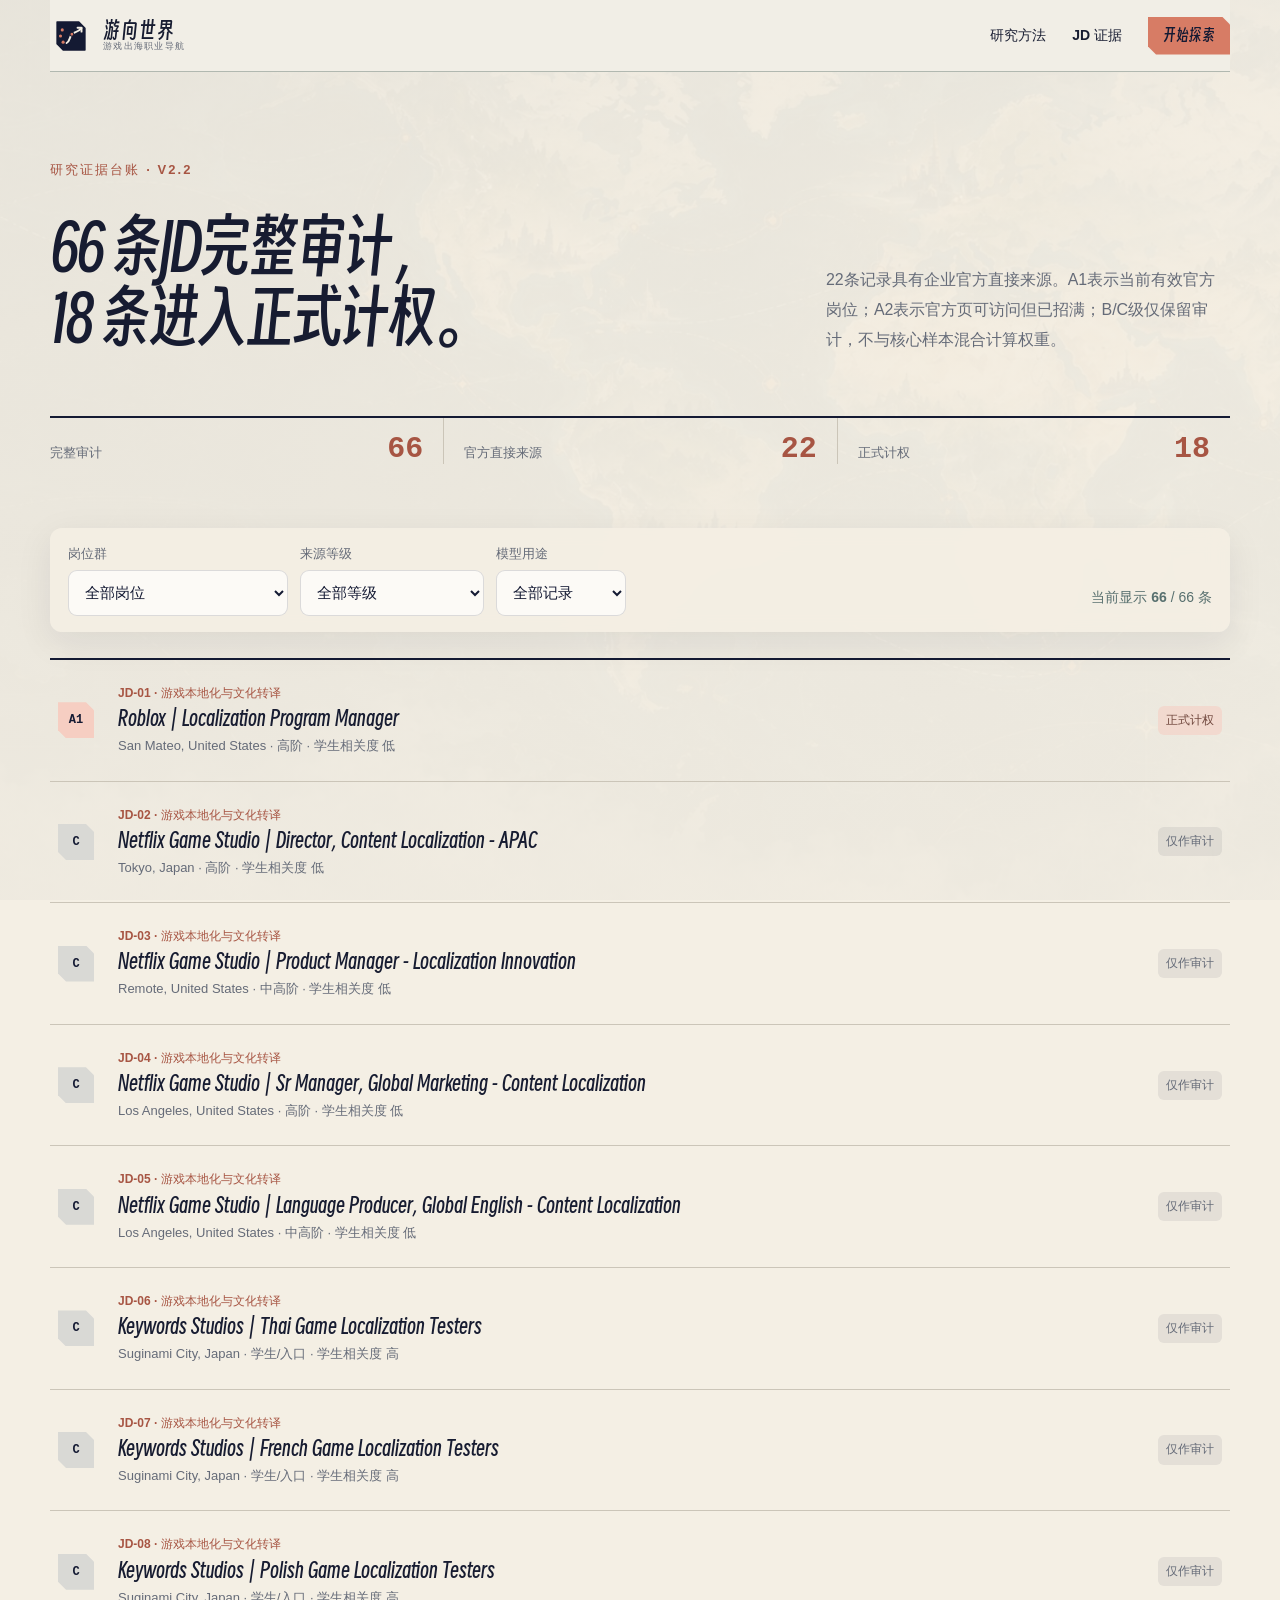
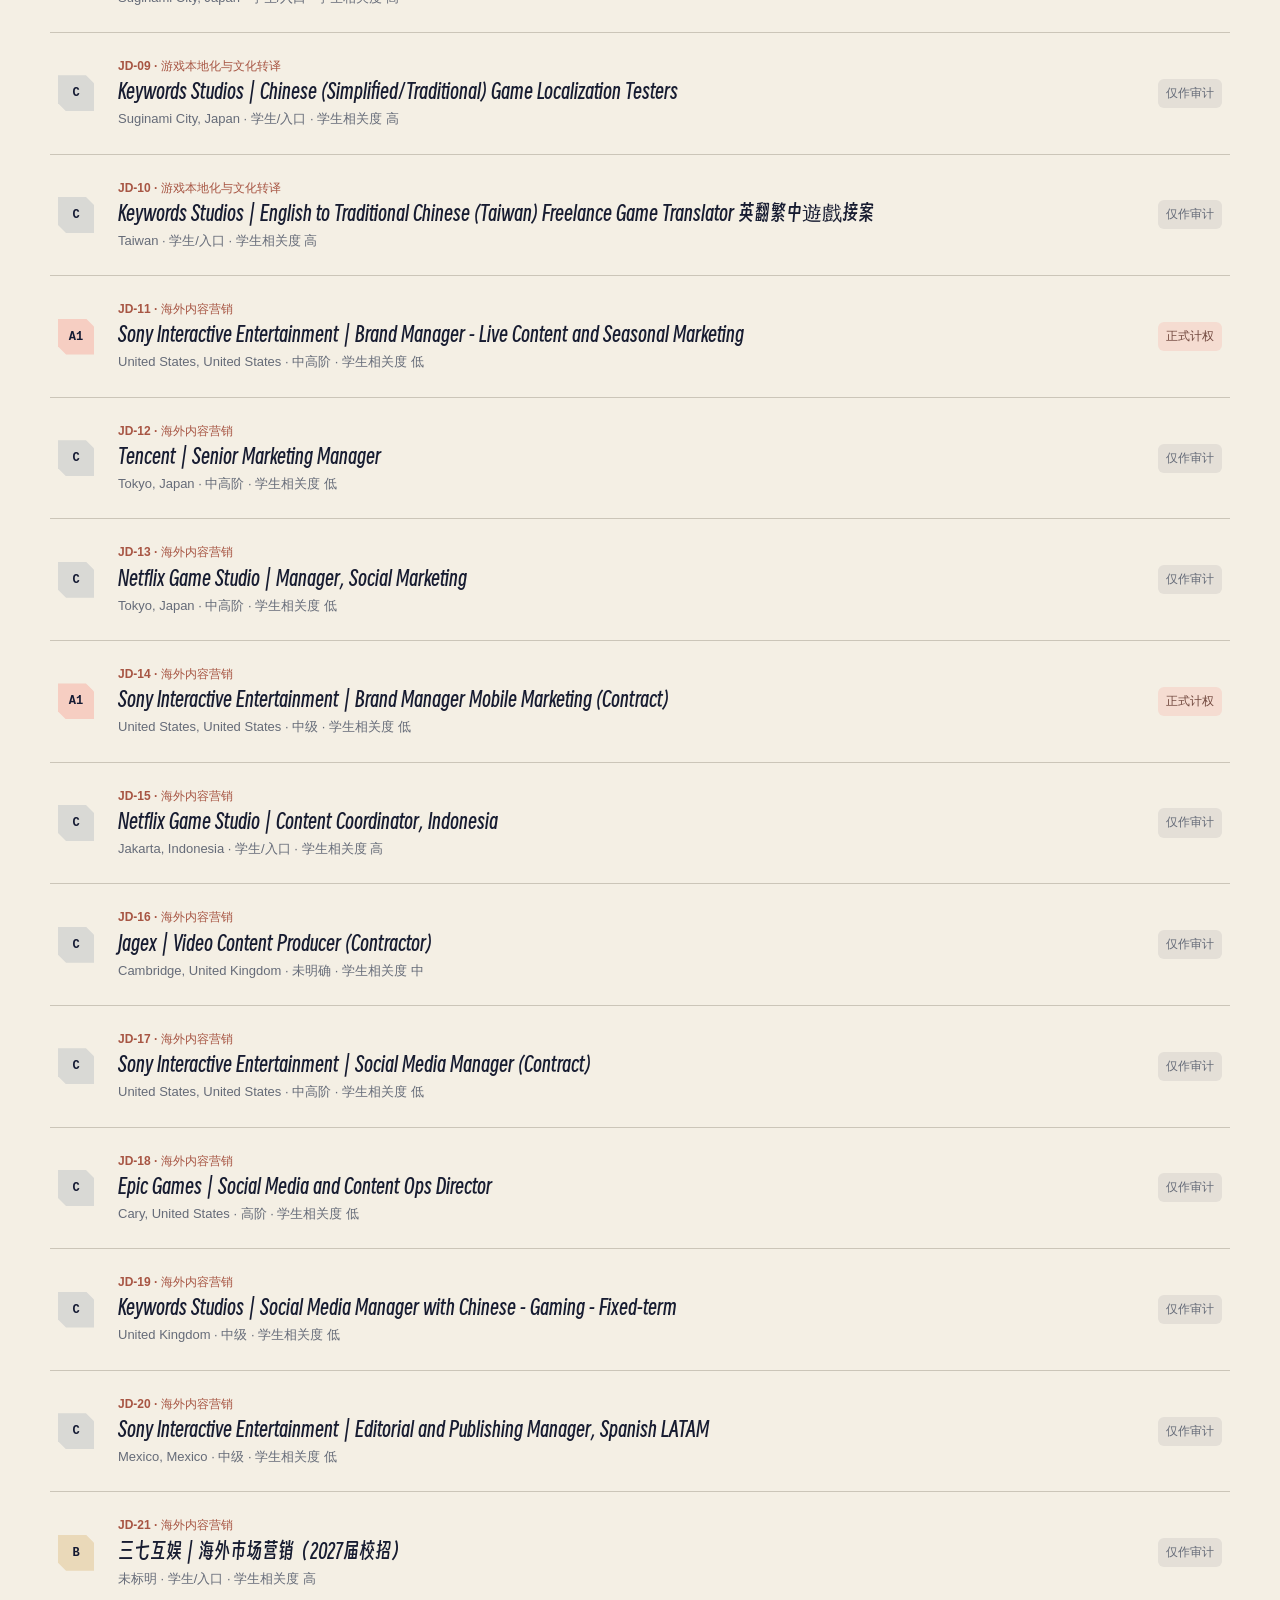
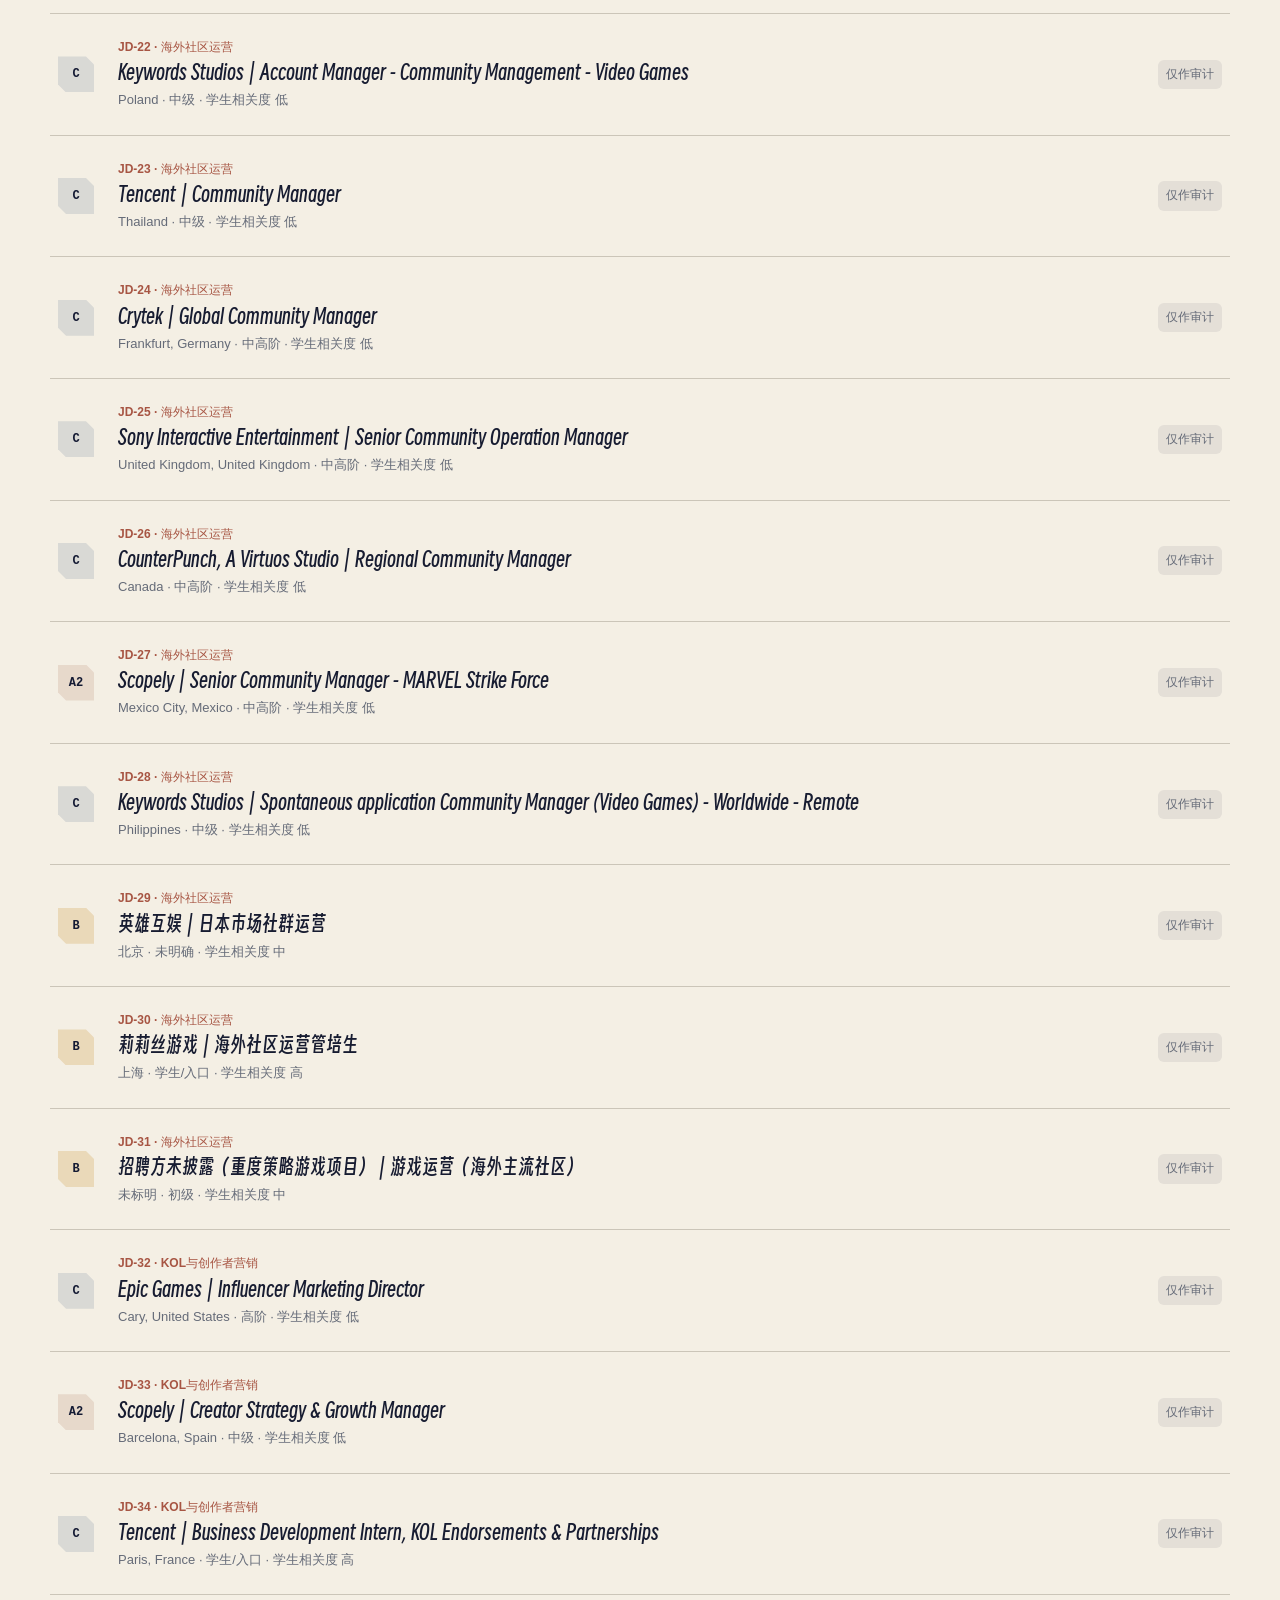
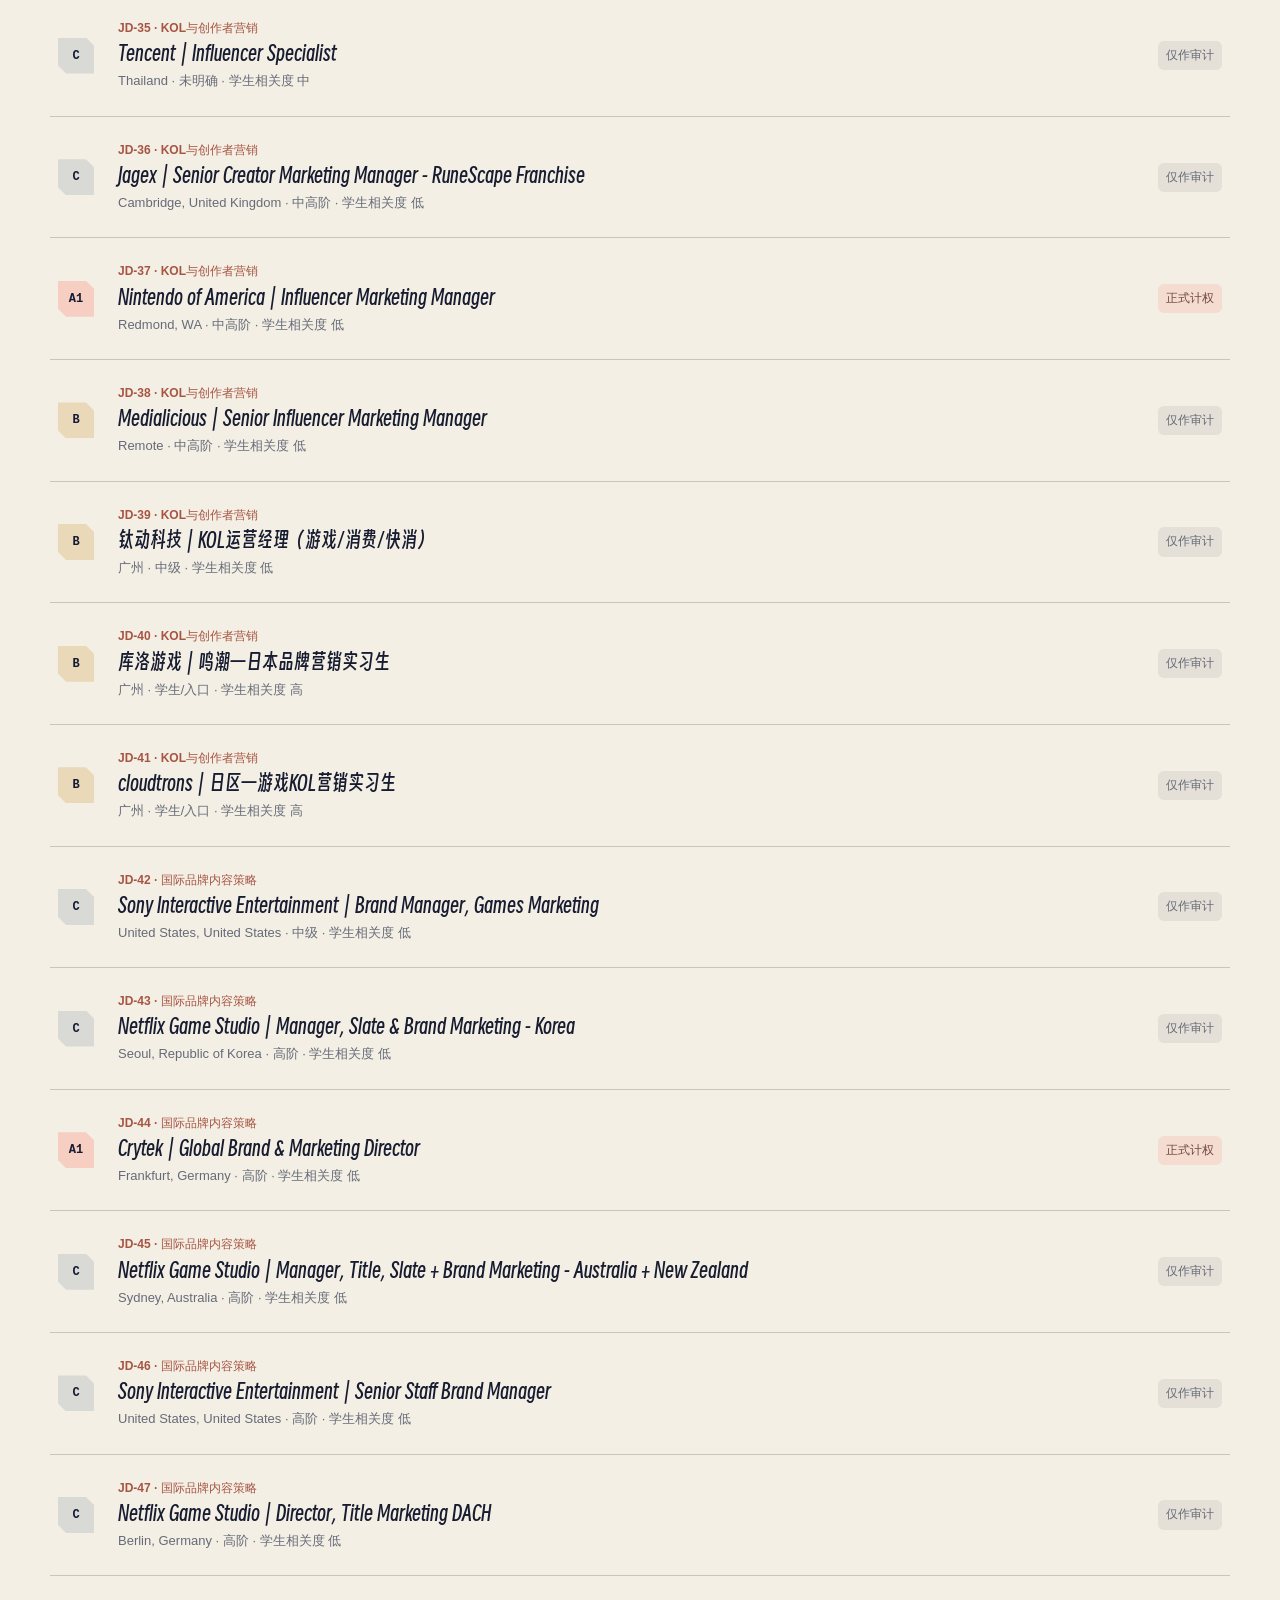
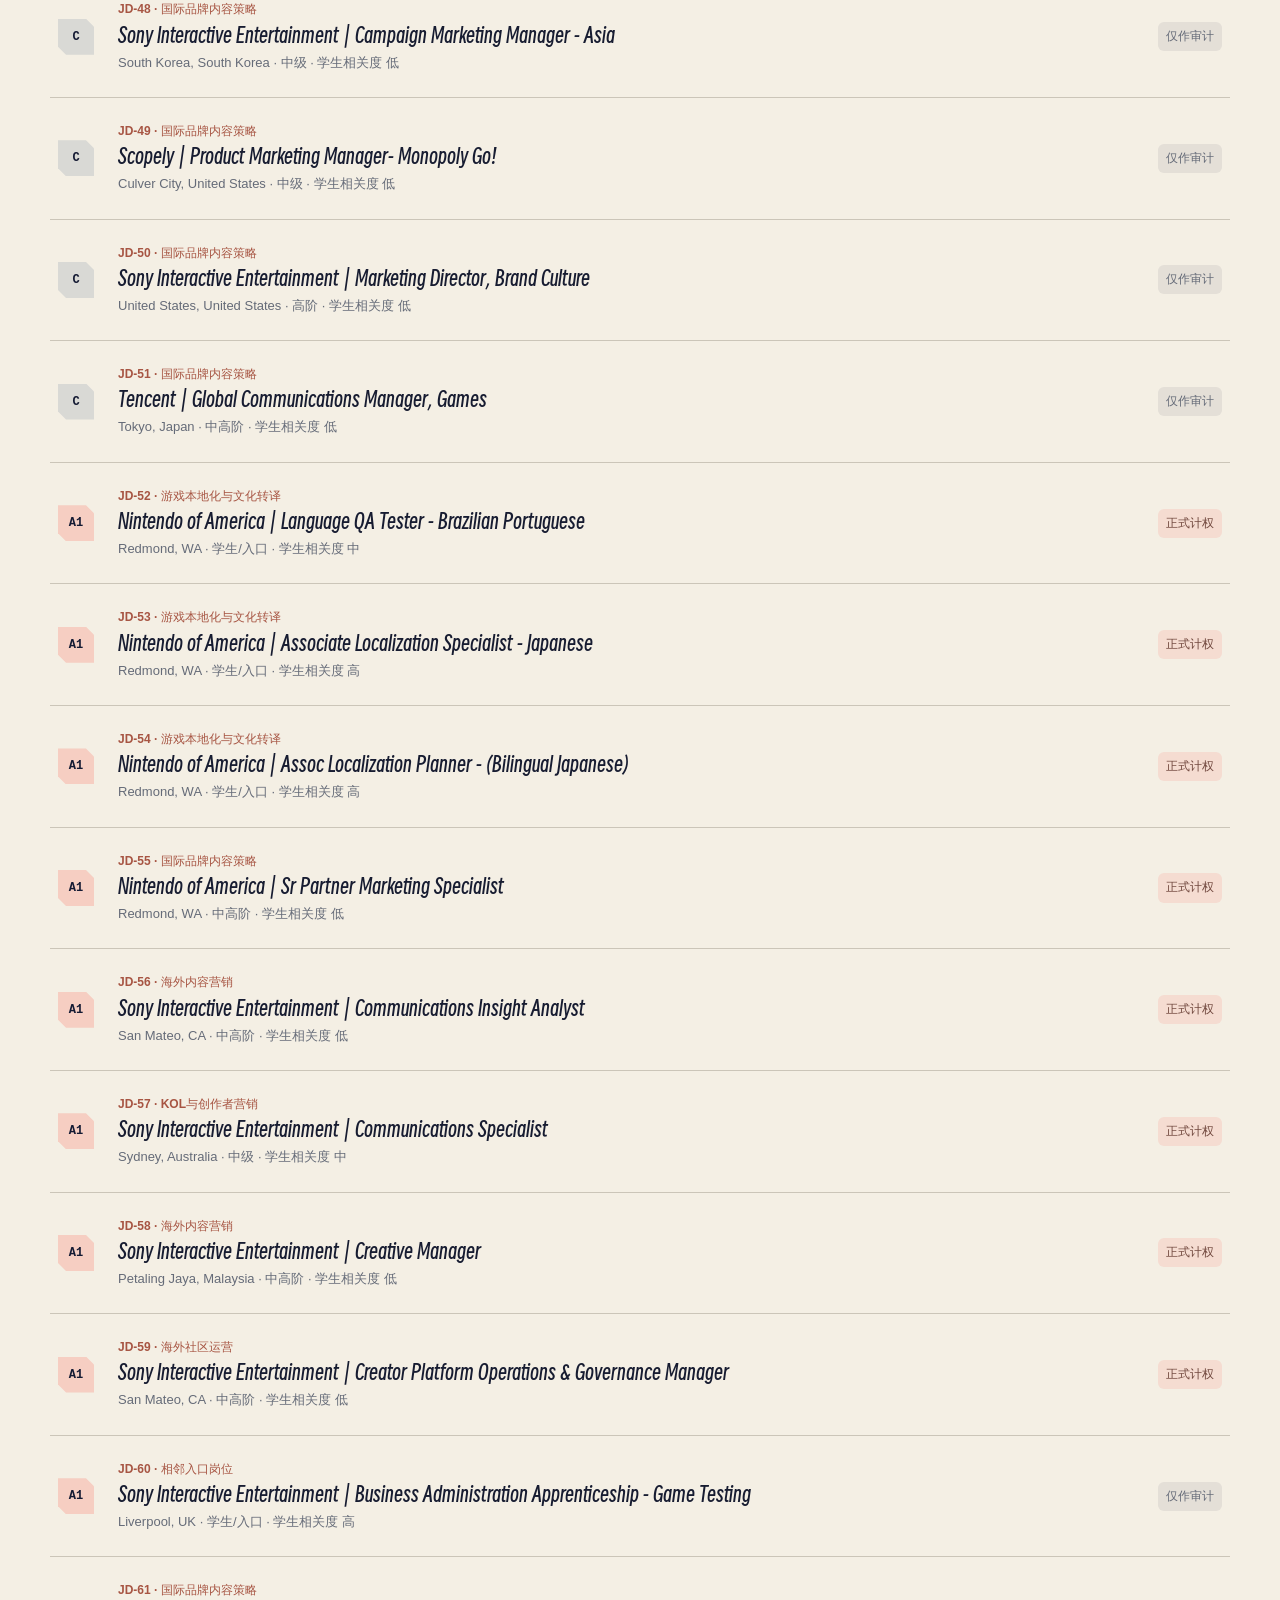
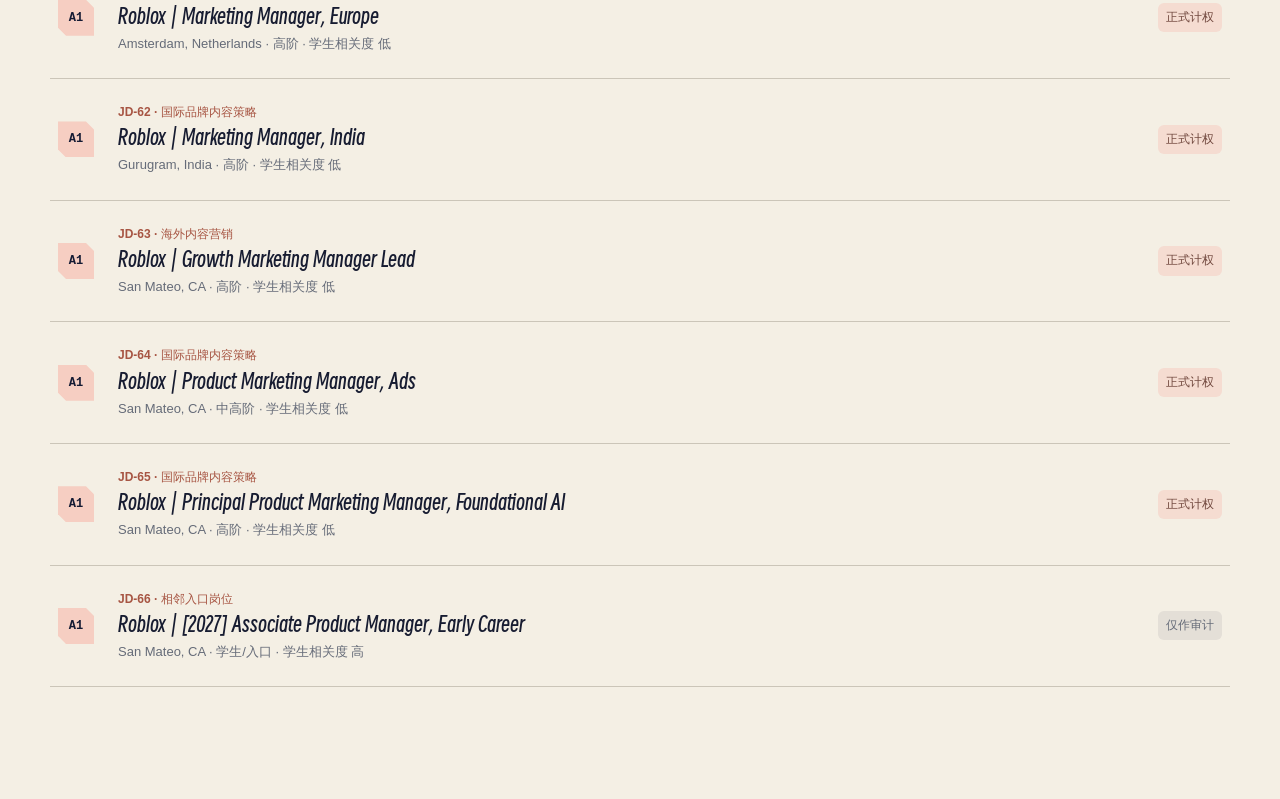
<file: evidence/index.html>
<!DOCTYPE html><html lang="zh-CN"><head><meta charSet="utf-8"/><meta name="viewport" content="width=device-width, initial-scale=1"/><link rel="stylesheet" href="/_next/static/chunks/02nk2ulgxhyd7.css" data-precedence="next"/><link rel="preload" as="script" fetchPriority="low" href="/_next/static/chunks/0iv.5nzm~z~~9.js"/><script src="/_next/static/chunks/0exk0m7adlla-.js" async=""></script><script src="/_next/static/chunks/0lmq5h3l.1c9l.js" async=""></script><script src="/_next/static/chunks/05ruqmfx568d3.js" async=""></script><script src="/_next/static/chunks/turbopack-05.h6div.1amm.js" async=""></script><script src="/_next/static/chunks/0pi6sxr_8rcpf.js" async=""></script><script src="/_next/static/chunks/176op1ci1oflp.js" async=""></script><script src="/_next/static/chunks/05x_rlzstpb3k.js" async=""></script><script src="/_next/static/chunks/149~6~_4_el.9.js" async=""></script><title>JD证据台账｜游向世界</title><meta name="description" content="查看66条JD审计记录、来源等级、页面状态和是否进入正式权重计算。"/><meta property="og:title" content="游向世界｜游戏出海营销职业能力导航器"/><meta property="og:description" content="把你的经历，翻译成走向全球游戏行业的能力坐标。"/><meta property="og:locale" content="zh_CN"/><meta property="og:image" content="https://ericyu18.github.io/og.png"/><meta property="og:image:width" content="1200"/><meta property="og:image:height" content="630"/><meta property="og:image:alt" content="游向世界——游戏出海营销职业能力导航器"/><meta property="og:type" content="website"/><meta name="twitter:card" content="summary_large_image"/><meta name="twitter:title" content="游向世界｜游戏出海营销职业能力导航器"/><meta name="twitter:description" content="把你的经历，翻译成走向全球游戏行业的能力坐标。"/><meta name="twitter:image" content="https://ericyu18.github.io/og.png"/><link rel="icon" href="/favicon.svg"/><script src="/_next/static/chunks/03~yq9q893hmn.js" noModule=""></script></head><body><div hidden=""><!--$--><!--/$--></div><main class="evidence-page-v3"><header class="site-header site-header-compact"><a class="brand" aria-label="游向世界首页" href="/"><svg class="brand-symbol" viewBox="0 0 48 48" aria-hidden="true"><path class="brand-symbol-frame" d="M8 8h25l7 7v25H15l-7-7z"></path><circle cx="14" cy="17" r="1.8"></circle><circle cx="12" cy="24" r="1.8"></circle><circle cx="15" cy="31" r="1.8"></circle><path class="brand-symbol-route" d="M19 32c4-2 3-7 6-10 3-3 7-2 11-7"></path><path class="brand-symbol-arrow" d="M31.5 14.5H36v4.5"></path><circle class="brand-symbol-node" cx="25" cy="22" r="2.2"></circle></svg><span class="brand-wordmark"><strong>游向世界</strong><small>游戏出海职业导航</small></span></a><nav aria-label="主导航"><a href="/method/">研究方法</a><a href="/evidence/">JD 证据</a><a class="nav-button" href="/assessment/">开始探索</a></nav></header><section class="evidence-hero shell"><p class="eyebrow">研究证据台账 · V2.2</p><h1>66<!-- --> 条JD完整审计，<br/>18<!-- --> 条进入正式计权。</h1><p>22<!-- -->条记录具有企业官方直接来源。A1表示当前有效官方岗位；A2表示官方页可访问但已招满；B/C级仅保留审计，不与核心样本混合计算权重。</p><dl class="evidence-hero-stats" aria-label="JD样本筛选关系"><div><dt>完整审计</dt><dd>66</dd></div><div><dt>官方直接来源</dt><dd>22</dd></div><div><dt>正式计权</dt><dd>18</dd></div></dl></section><div class="shell"><section class="ledger-wrap"><div class="ledger-filters" aria-label="JD 筛选"><label>岗位群<select><option selected="">全部岗位</option><option>游戏本地化与文化转译</option><option>海外内容营销</option><option>海外社区运营</option><option>KOL与创作者营销</option><option>国际品牌内容策略</option><option>相邻入口岗位</option></select></label><label>来源等级<select><option selected="">全部等级</option><option value="A1">A1 当前有效官方</option><option value="A2">A2 已招满官方</option><option value="B">B 二级来源</option><option value="C">C 聚合来源</option></select></label><label>模型用途<select><option selected="">全部记录</option><option>正式计权</option><option>仅作审计</option></select></label><p>当前显示 <strong>66</strong> / <!-- -->66<!-- --> 条</p></div><div class="ledger-list"><details class="ledger-item"><summary><span class="grade-badge grade-A1" title="企业官方岗位页当前可申请，优先进入核心分析">A1</span><div><small>JD-01<!-- --> · <!-- -->游戏本地化与文化转译</small><strong>Roblox<!-- -->｜<!-- -->Localization Program Manager</strong><p>San Mateo, United States<!-- --> · <!-- -->高阶<!-- --> · 学生相关度 <!-- -->低</p></div><span class="model-badge included">正式计权</span></summary><div class="ledger-detail"><article><span>核心职责摘要</span><p>统筹产品国际化与本地化流程；把本地化需求前置到产品、工程和设计；定义范围、排期与质量标准。</p></article><article><span>要求摘要</span><p>8年以上本地化/项目管理；理解CAT/TMS与国际化标准；跨文化协作、数据判断和英语能力。</p></article><article><span>来源状态</span><p>企业官方岗位页当前可申请，优先进入核心分析<!-- -->。<!-- -->企业官方页可访问，显示Apply Now</p></article><article><span>模型处理</span><p>进入18条有效核心官方JD的能力编码与权重计算。</p></article><article><span>核验信息</span><p>访问日期：<!-- -->2026-09-15<!-- -->。证据位置：<!-- -->You will；You have；页面ID 29811</p></article><a href="https://careers.roblox.com/jobs/7813041" target="_blank" rel="noreferrer">查看公开来源 ↗</a></div></details><details class="ledger-item"><summary><span class="grade-badge grade-C" title="聚合或二次来源，仅保留方向性记录">C</span><div><small>JD-02<!-- --> · <!-- -->游戏本地化与文化转译</small><strong>Netflix Game Studio<!-- -->｜<!-- -->Director, Content Localization - APAC</strong><p>Tokyo, Japan<!-- --> · <!-- -->高阶<!-- --> · 学生相关度 <!-- -->低</p></div><span class="model-badge audit-only">仅作审计</span></summary><div class="ledger-detail"><article><span>核心职责摘要</span><p>领导APAC配音、字幕和无障碍资产本地化战略，管理区域团队、供应商、预算与技术创新。</p></article><article><span>要求摘要</span><p>15年以上全球组织管理、10年以上本地化/国际化经验；具备跨区域领导和行业洞察。</p></article><article><span>来源状态</span><p>聚合或二次来源，仅保留方向性记录<!-- -->。<!-- -->原聚合页本轮未逐页复核</p></article><article><span>模型处理</span><p>保留原始线索，不用于正式权重统计</p></article><article><span>核验信息</span><p>访问日期：<!-- -->2026-09-15<!-- -->。证据位置：<!-- -->未记录</p></article><a href="https://www.gamesjobsdirect.com/job/netflix-game-studio/director-content-localization-apac/354988" target="_blank" rel="noreferrer">查看公开来源 ↗</a></div></details><details class="ledger-item"><summary><span class="grade-badge grade-C" title="聚合或二次来源，仅保留方向性记录">C</span><div><small>JD-03<!-- --> · <!-- -->游戏本地化与文化转译</small><strong>Netflix Game Studio<!-- -->｜<!-- -->Product Manager - Localization Innovation</strong><p>Remote, United States<!-- --> · <!-- -->中高阶<!-- --> · 学生相关度 <!-- -->低</p></div><span class="model-badge audit-only">仅作审计</span></summary><div class="ledger-detail"><article><span>核心职责摘要</span><p>设计AI/ML本地化产品路线图，覆盖概念验证、系统孵化、上线、衡量与迭代。</p></article><article><span>要求摘要</span><p>5年以上产品经理经验；具备ML/AI产品、模型评估和数据决策经验。</p></article><article><span>来源状态</span><p>聚合或二次来源，仅保留方向性记录<!-- -->。<!-- -->原聚合页本轮未逐页复核</p></article><article><span>模型处理</span><p>保留原始线索，不用于正式权重统计</p></article><article><span>核验信息</span><p>访问日期：<!-- -->2026-09-15<!-- -->。证据位置：<!-- -->未记录</p></article><a href="https://www.gamesjobsdirect.com/job/netflix-game-studio/product-manager-localization-innovation/356658" target="_blank" rel="noreferrer">查看公开来源 ↗</a></div></details><details class="ledger-item"><summary><span class="grade-badge grade-C" title="聚合或二次来源，仅保留方向性记录">C</span><div><small>JD-04<!-- --> · <!-- -->游戏本地化与文化转译</small><strong>Netflix Game Studio<!-- -->｜<!-- -->Sr Manager, Global Marketing - Content Localization</strong><p>Los Angeles, United States<!-- --> · <!-- -->高阶<!-- --> · 学生相关度 <!-- -->低</p></div><span class="model-badge audit-only">仅作审计</span></summary><div class="ledger-detail"><article><span>核心职责摘要</span><p>管理全球营销内容本地化团队及配音、字幕、无障碍资产，维护品牌一致性与交付质量。</p></article><article><span>要求摘要</span><p>8年以上内容本地化/国际版本经验，3年以上全球团队管理；熟悉营销制作。</p></article><article><span>来源状态</span><p>聚合或二次来源，仅保留方向性记录<!-- -->。<!-- -->原聚合页本轮未逐页复核</p></article><article><span>模型处理</span><p>保留原始线索，不用于正式权重统计</p></article><article><span>核验信息</span><p>访问日期：<!-- -->2026-09-15<!-- -->。证据位置：<!-- -->未记录</p></article><a href="https://www.gamesjobsdirect.com/job/netflix-game-studio/sr-manager-global-marketing-content-localization/352429" target="_blank" rel="noreferrer">查看公开来源 ↗</a></div></details><details class="ledger-item"><summary><span class="grade-badge grade-C" title="聚合或二次来源，仅保留方向性记录">C</span><div><small>JD-05<!-- --> · <!-- -->游戏本地化与文化转译</small><strong>Netflix Game Studio<!-- -->｜<!-- -->Language Producer,  Global English - Content Localization</strong><p>Los Angeles, United States<!-- --> · <!-- -->中高阶<!-- --> · 学生相关度 <!-- -->低</p></div><span class="model-badge audit-only">仅作审计</span></summary><div class="ledger-detail"><article><span>核心职责摘要</span><p>管理英语资产语言供应商和质量，处理配音、字幕、营销本地化交付、指标与AI质量工具。</p></article><article><span>要求摘要</span><p>5—10年配音/定时文本语言管理经验；具备数据分析与供应商管理能力。</p></article><article><span>来源状态</span><p>聚合或二次来源，仅保留方向性记录<!-- -->。<!-- -->原聚合页本轮未逐页复核</p></article><article><span>模型处理</span><p>保留原始线索，不用于正式权重统计</p></article><article><span>核验信息</span><p>访问日期：<!-- -->2026-09-15<!-- -->。证据位置：<!-- -->未记录</p></article><a href="https://www.gamesjobsdirect.com/job/netflix-game-studio/language-producer-global-english-content-localization/357155" target="_blank" rel="noreferrer">查看公开来源 ↗</a></div></details><details class="ledger-item"><summary><span class="grade-badge grade-C" title="聚合或二次来源，仅保留方向性记录">C</span><div><small>JD-06<!-- --> · <!-- -->游戏本地化与文化转译</small><strong>Keywords Studios<!-- -->｜<!-- -->Thai Game Localization Testers</strong><p>Suginami City, Japan<!-- --> · <!-- -->学生/入口<!-- --> · 学生相关度 <!-- -->高</p></div><span class="model-badge audit-only">仅作审计</span></summary><div class="ledger-detail"><article><span>核心职责摘要</span><p>测试泰语游戏文本、UI和语境，发现语言、显示与文化适配问题并提交改进。</p></article><article><span>要求摘要</span><p>泰语拼写与语法优秀；理解泰国文化和语言细节；具备团队协作能力。</p></article><article><span>来源状态</span><p>聚合或二次来源，仅保留方向性记录<!-- -->。<!-- -->原聚合页本轮未逐页复核</p></article><article><span>模型处理</span><p>保留原始线索，不用于正式权重统计</p></article><article><span>核验信息</span><p>访问日期：<!-- -->2026-09-15<!-- -->。证据位置：<!-- -->未记录</p></article><a href="https://www.gamesjobsdirect.com/job/keywords-studios/thai-game-localization-testers/356756" target="_blank" rel="noreferrer">查看公开来源 ↗</a></div></details><details class="ledger-item"><summary><span class="grade-badge grade-C" title="聚合或二次来源，仅保留方向性记录">C</span><div><small>JD-07<!-- --> · <!-- -->游戏本地化与文化转译</small><strong>Keywords Studios<!-- -->｜<!-- -->French Game Localization Testers</strong><p>Suginami City, Japan<!-- --> · <!-- -->学生/入口<!-- --> · 学生相关度 <!-- -->高</p></div><span class="model-badge audit-only">仅作审计</span></summary><div class="ledger-detail"><article><span>核心职责摘要</span><p>测试法语游戏文本、UI和语境，识别翻译、格式、显示和文化适配问题。</p></article><article><span>要求摘要</span><p>法语拼写与语法优秀；理解法国/法语区文化细节；具备团队协作能力。</p></article><article><span>来源状态</span><p>聚合或二次来源，仅保留方向性记录<!-- -->。<!-- -->原聚合页本轮未逐页复核</p></article><article><span>模型处理</span><p>保留原始线索，不用于正式权重统计</p></article><article><span>核验信息</span><p>访问日期：<!-- -->2026-09-15<!-- -->。证据位置：<!-- -->未记录</p></article><a href="https://www.gamesjobsdirect.com/job/keywords-studios/french-game-localization-testers/351786" target="_blank" rel="noreferrer">查看公开来源 ↗</a></div></details><details class="ledger-item"><summary><span class="grade-badge grade-C" title="聚合或二次来源，仅保留方向性记录">C</span><div><small>JD-08<!-- --> · <!-- -->游戏本地化与文化转译</small><strong>Keywords Studios<!-- -->｜<!-- -->Polish Game Localization Testers</strong><p>Suginami City, Japan<!-- --> · <!-- -->学生/入口<!-- --> · 学生相关度 <!-- -->高</p></div><span class="model-badge audit-only">仅作审计</span></summary><div class="ledger-detail"><article><span>核心职责摘要</span><p>测试波兰语游戏文本、UI和语境，检查术语一致性、显示错误和文化适配。</p></article><article><span>要求摘要</span><p>波兰语拼写与语法优秀；理解波兰本地文化细节；具备团队协作能力。</p></article><article><span>来源状态</span><p>聚合或二次来源，仅保留方向性记录<!-- -->。<!-- -->原聚合页本轮未逐页复核</p></article><article><span>模型处理</span><p>保留原始线索，不用于正式权重统计</p></article><article><span>核验信息</span><p>访问日期：<!-- -->2026-09-15<!-- -->。证据位置：<!-- -->未记录</p></article><a href="https://www.gamesjobsdirect.com/job/keywords-studios/polish-game-localization-testers/352498" target="_blank" rel="noreferrer">查看公开来源 ↗</a></div></details><details class="ledger-item"><summary><span class="grade-badge grade-C" title="聚合或二次来源，仅保留方向性记录">C</span><div><small>JD-09<!-- --> · <!-- -->游戏本地化与文化转译</small><strong>Keywords Studios<!-- -->｜<!-- -->Chinese (Simplified/Traditional) Game Localization Testers</strong><p>Suginami City, Japan<!-- --> · <!-- -->学生/入口<!-- --> · 学生相关度 <!-- -->高</p></div><span class="model-badge audit-only">仅作审计</span></summary><div class="ledger-detail"><article><span>核心职责摘要</span><p>测试简繁中文游戏文本与界面，排查语言、排版、超框和语境不适配问题。</p></article><article><span>要求摘要</span><p>中文语言能力优秀；理解中文地区文化和语言细节；具备团队协作能力。</p></article><article><span>来源状态</span><p>聚合或二次来源，仅保留方向性记录<!-- -->。<!-- -->原聚合页本轮未逐页复核</p></article><article><span>模型处理</span><p>保留原始线索，不用于正式权重统计</p></article><article><span>核验信息</span><p>访问日期：<!-- -->2026-09-15<!-- -->。证据位置：<!-- -->未记录</p></article><a href="https://www.gamesjobsdirect.com/job/keywords-studios/chinese-simplifiedtraditional-game-localization-testers/352497" target="_blank" rel="noreferrer">查看公开来源 ↗</a></div></details><details class="ledger-item"><summary><span class="grade-badge grade-C" title="聚合或二次来源，仅保留方向性记录">C</span><div><small>JD-10<!-- --> · <!-- -->游戏本地化与文化转译</small><strong>Keywords Studios<!-- -->｜<!-- -->English to Traditional Chinese (Taiwan) Freelance Game Translator 英翻繁中遊戲接案</strong><p>Taiwan<!-- --> · <!-- -->学生/入口<!-- --> · 学生相关度 <!-- -->高</p></div><span class="model-badge audit-only">仅作审计</span></summary><div class="ledger-detail"><article><span>核心职责摘要</span><p>将英文游戏内容翻译为台湾繁体中文，遵循术语、风格和目标语境，保证文本自然可用。</p></article><article><span>要求摘要</span><p>台湾繁中写作优秀、英语扎实；翻译学位或同等经验；具备游戏本地化经验。</p></article><article><span>来源状态</span><p>聚合或二次来源，仅保留方向性记录<!-- -->。<!-- -->原聚合页本轮未逐页复核</p></article><article><span>模型处理</span><p>保留原始线索，不用于正式权重统计</p></article><article><span>核验信息</span><p>访问日期：<!-- -->2026-09-15<!-- -->。证据位置：<!-- -->未记录</p></article><a href="https://www.gamesjobsdirect.com/job/keywords-studios/english-to-traditional-chinese-taiwan-freelance-game-translator-/356838" target="_blank" rel="noreferrer">查看公开来源 ↗</a></div></details><details class="ledger-item"><summary><span class="grade-badge grade-A1" title="企业官方岗位页当前可申请，优先进入核心分析">A1</span><div><small>JD-11<!-- --> · <!-- -->海外内容营销</small><strong>Sony Interactive Entertainment<!-- -->｜<!-- -->Brand Manager - Live Content and Seasonal Marketing</strong><p>United States, United States<!-- --> · <!-- -->中高阶<!-- --> · 学生相关度 <!-- -->低</p></div><span class="model-badge included">正式计权</span></summary><div class="ledger-detail"><article><span>核心职责摘要</span><p>负责MLB The Show全年live content营销日历、生命周期与玩家参与、付费媒体、赛事节点激活及campaign复盘。</p></article><article><span>要求摘要</span><p>5年以上游戏/体育/品牌/产品或生命周期营销；理解live-service、玩家社区、数据和跨团队协作。</p></article><article><span>来源状态</span><p>企业官方岗位页当前可申请，优先进入核心分析<!-- -->。<!-- -->企业官方页可访问，显示Apply Now</p></article><article><span>模型处理</span><p>进入18条有效核心官方JD的能力编码与权重计算。</p></article><article><span>核验信息</span><p>访问日期：<!-- -->2026-09-15<!-- -->。证据位置：<!-- -->Responsibilities；Required Qualifications；Job ID R-124724</p></article><a href="https://careers.playstation.com/brand-manager-live-content-and-seasonal-marketing/job/6117167004" target="_blank" rel="noreferrer">查看公开来源 ↗</a></div></details><details class="ledger-item"><summary><span class="grade-badge grade-C" title="聚合或二次来源，仅保留方向性记录">C</span><div><small>JD-12<!-- --> · <!-- -->海外内容营销</small><strong>Tencent<!-- -->｜<!-- -->Senior Marketing Manager</strong><p>Tokyo, Japan<!-- --> · <!-- -->中高阶<!-- --> · 学生相关度 <!-- -->低</p></div><span class="model-badge audit-only">仅作审计</span></summary><div class="ledger-detail"><article><span>核心职责摘要</span><p>参与全球发行策略，负责日本等目标区域从测试、预约到上线及版本更新的营销执行。</p></article><article><span>要求摘要</span><p>3年以上游戏海外营销；ACG产品0到1经验优先；具备社媒、KOL/Vtuber资源、文案和项目管理能力。</p></article><article><span>来源状态</span><p>聚合或二次来源，仅保留方向性记录<!-- -->。<!-- -->原聚合页本轮未逐页复核</p></article><article><span>模型处理</span><p>保留原始线索，不用于正式权重统计</p></article><article><span>核验信息</span><p>访问日期：<!-- -->2026-09-15<!-- -->。证据位置：<!-- -->未记录</p></article><a href="https://www.gamesjobsdirect.com/job/tencent/senior-marketing-manager/356936" target="_blank" rel="noreferrer">查看公开来源 ↗</a></div></details><details class="ledger-item"><summary><span class="grade-badge grade-C" title="聚合或二次来源，仅保留方向性记录">C</span><div><small>JD-13<!-- --> · <!-- -->海外内容营销</small><strong>Netflix Game Studio<!-- -->｜<!-- -->Manager, Social Marketing</strong><p>Tokyo, Japan<!-- --> · <!-- -->中高阶<!-- --> · 学生相关度 <!-- -->低</p></div><span class="model-badge audit-only">仅作审计</span></summary><div class="ledger-detail"><article><span>核心职责摘要</span><p>制定日本内容社媒策略，制作平台化素材，管理创作者合作、发布日历、本地化流程和数据优化。</p></article><article><span>要求摘要</span><p>7年以上社媒/内容营销；日语内容能力强，英语加分；熟悉日本娱乐文化、社媒分析和供应商管理。</p></article><article><span>来源状态</span><p>聚合或二次来源，仅保留方向性记录<!-- -->。<!-- -->原聚合页本轮未逐页复核</p></article><article><span>模型处理</span><p>保留原始线索，不用于正式权重统计</p></article><article><span>核验信息</span><p>访问日期：<!-- -->2026-09-15<!-- -->。证据位置：<!-- -->未记录</p></article><a href="https://www.gamesjobsdirect.com/job/netflix-game-studio/manager-social-marketing/354134" target="_blank" rel="noreferrer">查看公开来源 ↗</a></div></details><details class="ledger-item"><summary><span class="grade-badge grade-A1" title="企业官方岗位页当前可申请，优先进入核心分析">A1</span><div><small>JD-14<!-- --> · <!-- -->海外内容营销</small><strong>Sony Interactive Entertainment<!-- -->｜<!-- -->Brand Manager Mobile Marketing (Contract)</strong><p>United States, United States<!-- --> · <!-- -->中级<!-- --> · 学生相关度 <!-- -->低</p></div><span class="model-badge included">正式计权</span></summary><div class="ledger-detail"><article><span>核心职责摘要</span><p>执行整合营销、应用商店素材与ASO/CRO、本地化、CRM、A/B测试、玩家反馈监测及跨团队项目。</p></article><article><span>要求摘要</span><p>2—4年移动应用/游戏营销；项目管理与沟通；熟悉ASO/CRO、CRM、数据与创意生产者优先。</p></article><article><span>来源状态</span><p>企业官方岗位页当前可申请，优先进入核心分析<!-- -->。<!-- -->企业官方页可访问，显示Apply Now</p></article><article><span>模型处理</span><p>进入18条有效核心官方JD的能力编码与权重计算。</p></article><article><span>核验信息</span><p>访问日期：<!-- -->2026-09-15<!-- -->。证据位置：<!-- -->Responsibilities；Qualifications；Job ID R-125257</p></article><a href="https://careers.playstation.com/brand-manager-mobile-marketing-contract/job/6173052004" target="_blank" rel="noreferrer">查看公开来源 ↗</a></div></details><details class="ledger-item"><summary><span class="grade-badge grade-C" title="聚合或二次来源，仅保留方向性记录">C</span><div><small>JD-15<!-- --> · <!-- -->海外内容营销</small><strong>Netflix Game Studio<!-- -->｜<!-- -->Content Coordinator, Indonesia</strong><p>Jakarta, Indonesia<!-- --> · <!-- -->学生/入口<!-- --> · 学生相关度 <!-- -->高</p></div><span class="model-badge audit-only">仅作审计</span></summary><div class="ledger-detail"><article><span>核心职责摘要</span><p>协调印尼内容项目的剧本、创意资料、修改轮次、数据库和交付时间线。</p></article><article><span>要求摘要</span><p>3—5年以上制作/媒体经验；具备多项目管理、跨团队协作和英语沟通能力。</p></article><article><span>来源状态</span><p>聚合或二次来源，仅保留方向性记录<!-- -->。<!-- -->原聚合页本轮未逐页复核</p></article><article><span>模型处理</span><p>保留原始线索，不用于正式权重统计</p></article><article><span>核验信息</span><p>访问日期：<!-- -->2026-09-15<!-- -->。证据位置：<!-- -->未记录</p></article><a href="https://www.gamesjobsdirect.com/job/netflix-game-studio/content-coordinator-indonesia/355121" target="_blank" rel="noreferrer">查看公开来源 ↗</a></div></details><details class="ledger-item"><summary><span class="grade-badge grade-C" title="聚合或二次来源，仅保留方向性记录">C</span><div><small>JD-16<!-- --> · <!-- -->海外内容营销</small><strong>Jagex<!-- -->｜<!-- -->Video Content Producer (Contractor)</strong><p>Cambridge, United Kingdom<!-- --> · <!-- -->未明确<!-- --> · 学生相关度 <!-- -->中</p></div><span class="model-badge audit-only">仅作审计</span></summary><div class="ledger-detail"><article><span>核心职责摘要</span><p>端到端制作游戏视频，包括拍摄、剪辑、动效、叙事、审片和平台交付。</p></article><article><span>要求摘要</span><p>具备独立视频项目经验；熟练使用Premiere Pro、After Effects及Adobe套件；需要作品证明。</p></article><article><span>来源状态</span><p>聚合或二次来源，仅保留方向性记录<!-- -->。<!-- -->原聚合页本轮未逐页复核</p></article><article><span>模型处理</span><p>保留原始线索，不用于正式权重统计</p></article><article><span>核验信息</span><p>访问日期：<!-- -->2026-09-15<!-- -->。证据位置：<!-- -->未记录</p></article><a href="https://www.gamesjobsdirect.com/job/jagex/video-content-producer-contractor/355499" target="_blank" rel="noreferrer">查看公开来源 ↗</a></div></details><details class="ledger-item"><summary><span class="grade-badge grade-C" title="聚合或二次来源，仅保留方向性记录">C</span><div><small>JD-17<!-- --> · <!-- -->海外内容营销</small><strong>Sony Interactive Entertainment<!-- -->｜<!-- -->Social Media Manager (Contract)</strong><p>United States, United States<!-- --> · <!-- -->中高阶<!-- --> · 学生相关度 <!-- -->低</p></div><span class="model-badge audit-only">仅作审计</span></summary><div class="ledger-detail"><article><span>核心职责摘要</span><p>负责消费娱乐品牌社媒渠道策略、内容策划、发布、优化和跨团队协作。</p></article><article><span>要求摘要</span><p>5—7年社媒/内容/渠道策略经验；本科或同等；具备大型消费品牌账号管理经验。</p></article><article><span>来源状态</span><p>聚合或二次来源，仅保留方向性记录<!-- -->。<!-- -->原聚合页本轮未逐页复核</p></article><article><span>模型处理</span><p>保留原始线索，不用于正式权重统计</p></article><article><span>核验信息</span><p>访问日期：<!-- -->2026-09-15<!-- -->。证据位置：<!-- -->未记录</p></article><a href="https://www.gamesjobsdirect.com/job/sony-interactive-entertainment/social-media-manager-contract/356194" target="_blank" rel="noreferrer">查看公开来源 ↗</a></div></details><details class="ledger-item"><summary><span class="grade-badge grade-C" title="聚合或二次来源，仅保留方向性记录">C</span><div><small>JD-18<!-- --> · <!-- -->海外内容营销</small><strong>Epic Games<!-- -->｜<!-- -->Social Media and Content Ops Director</strong><p>Cary, United States<!-- --> · <!-- -->高阶<!-- --> · 学生相关度 <!-- -->低</p></div><span class="model-badge audit-only">仅作审计</span></summary><div class="ledger-detail"><article><span>核心职责摘要</span><p>领导全球社媒与内容运营体系，制定策略、流程、治理、供应商协作和效果优化。</p></article><article><span>要求摘要</span><p>7—10年以上社媒/数字内容经验，3—5年全球项目团队管理经验；游戏/live-service背景。</p></article><article><span>来源状态</span><p>聚合或二次来源，仅保留方向性记录<!-- -->。<!-- -->原聚合页本轮未逐页复核</p></article><article><span>模型处理</span><p>保留原始线索，不用于正式权重统计</p></article><article><span>核验信息</span><p>访问日期：<!-- -->2026-09-15<!-- -->。证据位置：<!-- -->未记录</p></article><a href="https://www.gamesjobsdirect.com/job/epic-games/social-media-and-content-ops-director/352031" target="_blank" rel="noreferrer">查看公开来源 ↗</a></div></details><details class="ledger-item"><summary><span class="grade-badge grade-C" title="聚合或二次来源，仅保留方向性记录">C</span><div><small>JD-19<!-- --> · <!-- -->海外内容营销</small><strong>Keywords Studios<!-- -->｜<!-- -->Social Media Manager with Chinese - Gaming - Fixed-term</strong><p>United Kingdom<!-- --> · <!-- -->中级<!-- --> · 学生相关度 <!-- -->低</p></div><span class="model-badge audit-only">仅作审计</span></summary><div class="ledger-detail"><article><span>核心职责摘要</span><p>运营中文游戏社媒和社区内容，执行平台发布、玩家互动、活动和反馈整理。</p></article><article><span>要求摘要</span><p>具备游戏社区/社媒经验；英语优秀；熟悉Heybox、小红书、B站及Discord等平台。</p></article><article><span>来源状态</span><p>聚合或二次来源，仅保留方向性记录<!-- -->。<!-- -->原聚合页本轮未逐页复核</p></article><article><span>模型处理</span><p>保留原始线索，不用于正式权重统计</p></article><article><span>核验信息</span><p>访问日期：<!-- -->2026-09-15<!-- -->。证据位置：<!-- -->未记录</p></article><a href="https://www.gamesjobsdirect.com/job/keywords-studios/social-media-manager-with-chinese-gaming-fixedterm/355112" target="_blank" rel="noreferrer">查看公开来源 ↗</a></div></details><details class="ledger-item"><summary><span class="grade-badge grade-C" title="聚合或二次来源，仅保留方向性记录">C</span><div><small>JD-20<!-- --> · <!-- -->海外内容营销</small><strong>Sony Interactive Entertainment<!-- -->｜<!-- -->Editorial and Publishing Manager, Spanish LATAM</strong><p>Mexico, Mexico<!-- --> · <!-- -->中级<!-- --> · 学生相关度 <!-- -->低</p></div><span class="model-badge audit-only">仅作审计</span></summary><div class="ledger-detail"><article><span>核心职责摘要</span><p>制定西语LATAM编辑与社媒策略，创作和发布内容，联动社区、创作者并衡量效果。</p></article><article><span>要求摘要</span><p>数字营销/内容策略经验；西语接近母语、英语流利；熟悉墨西哥和LATAM社媒与游戏文化。</p></article><article><span>来源状态</span><p>聚合或二次来源，仅保留方向性记录<!-- -->。<!-- -->原聚合页本轮未逐页复核</p></article><article><span>模型处理</span><p>保留原始线索，不用于正式权重统计</p></article><article><span>核验信息</span><p>访问日期：<!-- -->2026-09-15<!-- -->。证据位置：<!-- -->未记录</p></article><a href="https://www.gamesjobsdirect.com/job/sony-interactive-entertainment/editorial-and-publishing-manager-spanish-latam/355384" target="_blank" rel="noreferrer">查看公开来源 ↗</a></div></details><details class="ledger-item"><summary><span class="grade-badge grade-B" title="可追溯二级招聘来源，未进入正式权重计算">B</span><div><small>JD-21<!-- --> · <!-- -->海外内容营销</small><strong>三七互娱<!-- -->｜<!-- -->海外市场营销（2027届校招）</strong><p>未标明<!-- --> · <!-- -->学生/入口<!-- --> · 学生相关度 <!-- -->高</p></div><span class="model-badge audit-only">仅作审计</span></summary><div class="ledger-detail"><article><span>核心职责摘要</span><p>制定海外游戏营销策略与创意内容，撰写提案、脚本并把控整合营销执行品质。</p></article><article><span>要求摘要</span><p>日语/韩语优先；熟悉游戏、电竞和动漫；具备文案、创意、提案和团队协作能力。</p></article><article><span>来源状态</span><p>可追溯二级招聘来源，未进入正式权重计算<!-- -->。<!-- -->二级招聘来源，未匹配企业官方页</p></article><article><span>模型处理</span><p>保留原始线索，不用于正式权重统计</p></article><article><span>核验信息</span><p>访问日期：<!-- -->2026-09-15<!-- -->。证据位置：<!-- -->未记录</p></article><a href="https://www.nowcoder.com/jobs/detail/462418?urlSource=sitemap" target="_blank" rel="noreferrer">查看公开来源 ↗</a></div></details><details class="ledger-item"><summary><span class="grade-badge grade-C" title="聚合或二次来源，仅保留方向性记录">C</span><div><small>JD-22<!-- --> · <!-- -->海外社区运营</small><strong>Keywords Studios<!-- -->｜<!-- -->Account Manager - Community Management - Video Games</strong><p>Poland<!-- --> · <!-- -->中级<!-- --> · 学生相关度 <!-- -->低</p></div><span class="model-badge audit-only">仅作审计</span></summary><div class="ledger-detail"><article><span>核心职责摘要</span><p>作为游戏社区服务客户经理，管理客户交付、满意度、报告、流程和AI采用。</p></article><article><span>要求摘要</span><p>2年以上创意/营销/广告客户管理经验；具备游戏或娱乐行业社区/社媒项目经验。</p></article><article><span>来源状态</span><p>聚合或二次来源，仅保留方向性记录<!-- -->。<!-- -->原聚合页本轮未逐页复核</p></article><article><span>模型处理</span><p>保留原始线索，不用于正式权重统计</p></article><article><span>核验信息</span><p>访问日期：<!-- -->2026-09-15<!-- -->。证据位置：<!-- -->未记录</p></article><a href="https://www.gamesjobsdirect.com/job/keywords-studios/account-manager-community-management-video-games/353945" target="_blank" rel="noreferrer">查看公开来源 ↗</a></div></details><details class="ledger-item"><summary><span class="grade-badge grade-C" title="聚合或二次来源，仅保留方向性记录">C</span><div><small>JD-23<!-- --> · <!-- -->海外社区运营</small><strong>Tencent<!-- -->｜<!-- -->Community Manager</strong><p>Thailand<!-- --> · <!-- -->中级<!-- --> · 学生相关度 <!-- -->低</p></div><span class="model-badge audit-only">仅作审计</span></summary><div class="ledger-detail"><article><span>核心职责摘要</span><p>管理泰国官方社区渠道、活动、玩家反馈、KOC孵化、内容放大和版主团队。</p></article><article><span>要求摘要</span><p>3年以上社区/社媒经验；理解泰国游戏社区和玩家行为；泰语、英语优秀。</p></article><article><span>来源状态</span><p>聚合或二次来源，仅保留方向性记录<!-- -->。<!-- -->原聚合页本轮未逐页复核</p></article><article><span>模型处理</span><p>保留原始线索，不用于正式权重统计</p></article><article><span>核验信息</span><p>访问日期：<!-- -->2026-09-15<!-- -->。证据位置：<!-- -->未记录</p></article><a href="https://www.gamesjobsdirect.com/job/tencent/community-manager/356934" target="_blank" rel="noreferrer">查看公开来源 ↗</a></div></details><details class="ledger-item"><summary><span class="grade-badge grade-C" title="聚合或二次来源，仅保留方向性记录">C</span><div><small>JD-24<!-- --> · <!-- -->海外社区运营</small><strong>Crytek<!-- -->｜<!-- -->Global Community Manager</strong><p>Frankfurt, Germany<!-- --> · <!-- -->中高阶<!-- --> · 学生相关度 <!-- -->低</p></div><span class="model-badge audit-only">仅作审计</span></summary><div class="ledger-detail"><article><span>核心职责摘要</span><p>制定全球社区战略，领导团队，建立moderation标准、危机升级路径和渠道运营规范。</p></article><article><span>要求摘要</span><p>6年以上社区管理并具备团队领导经验；能处理成熟玩家社区和危机。</p></article><article><span>来源状态</span><p>聚合或二次来源，仅保留方向性记录<!-- -->。<!-- -->原聚合页本轮未逐页复核</p></article><article><span>模型处理</span><p>保留原始线索，不用于正式权重统计</p></article><article><span>核验信息</span><p>访问日期：<!-- -->2026-09-15<!-- -->。证据位置：<!-- -->未记录</p></article><a href="https://www.gamesjobsdirect.com/job/crytek/global-community-manager/357038" target="_blank" rel="noreferrer">查看公开来源 ↗</a></div></details><details class="ledger-item"><summary><span class="grade-badge grade-C" title="聚合或二次来源，仅保留方向性记录">C</span><div><small>JD-25<!-- --> · <!-- -->海外社区运营</small><strong>Sony Interactive Entertainment<!-- -->｜<!-- -->Senior Community Operation Manager</strong><p>United Kingdom, United Kingdom<!-- --> · <!-- -->中高阶<!-- --> · 学生相关度 <!-- -->低</p></div><span class="model-badge audit-only">仅作审计</span></summary><div class="ledger-detail"><article><span>核心职责摘要</span><p>与PlayStation工作室社区团队协作，设计发行前到live阶段的社区策略、框架和洞察。</p></article><article><span>要求摘要</span><p>7年以上游戏社区/传播经验；具备大型发行或live-service策略经验。</p></article><article><span>来源状态</span><p>聚合或二次来源，仅保留方向性记录<!-- -->。<!-- -->原聚合页本轮未逐页复核</p></article><article><span>模型处理</span><p>保留原始线索，不用于正式权重统计</p></article><article><span>核验信息</span><p>访问日期：<!-- -->2026-09-15<!-- -->。证据位置：<!-- -->未记录</p></article><a href="https://www.gamesjobsdirect.com/job/sony-interactive-entertainment/senior-community-operation-manager/353934" target="_blank" rel="noreferrer">查看公开来源 ↗</a></div></details><details class="ledger-item"><summary><span class="grade-badge grade-C" title="聚合或二次来源，仅保留方向性记录">C</span><div><small>JD-26<!-- --> · <!-- -->海外社区运营</small><strong>CounterPunch, A Virtuos Studio<!-- -->｜<!-- -->Regional Community Manager</strong><p>Canada<!-- --> · <!-- -->中高阶<!-- --> · 学生相关度 <!-- -->低</p></div><span class="model-badge audit-only">仅作审计</span></summary><div class="ledger-detail"><article><span>核心职责摘要</span><p>建设区域社区/培训知识体系，协作内外部专家和供应商，输出工具、流程、案例与最佳实践。</p></article><article><span>要求摘要</span><p>6—8年培训/传播/社区经验；英语熟练；热爱游戏，项目管理经验优先。</p></article><article><span>来源状态</span><p>聚合或二次来源，仅保留方向性记录<!-- -->。<!-- -->原聚合页本轮未逐页复核</p></article><article><span>模型处理</span><p>保留原始线索，不用于正式权重统计</p></article><article><span>核验信息</span><p>访问日期：<!-- -->2026-09-15<!-- -->。证据位置：<!-- -->未记录</p></article><a href="https://www.gamesjobsdirect.com/job/counterpunch-a-virtuos-studio/regional-community-manager/352115" target="_blank" rel="noreferrer">查看公开来源 ↗</a></div></details><details class="ledger-item"><summary><span class="grade-badge grade-A2" title="企业官方岗位页可访问，但岗位已招满，仅保留审计">A2</span><div><small>JD-27<!-- --> · <!-- -->海外社区运营</small><strong>Scopely<!-- -->｜<!-- -->Senior Community Manager - MARVEL Strike Force</strong><p>Mexico City, Mexico<!-- --> · <!-- -->中高阶<!-- --> · 学生相关度 <!-- -->低</p></div><span class="model-badge audit-only">仅作审计</span></summary><div class="ledger-detail"><article><span>核心职责摘要</span><p>作为MARVEL Strike Force工作室与玩家社区之间的双向声音，管理沟通、活动、反馈和升级。</p></article><article><span>要求摘要</span><p>5年以上社区/玩家互动经验；具备live-service游戏社区项目经验和危机判断能力。</p></article><article><span>来源状态</span><p>企业官方岗位页可访问，但岗位已招满，仅保留审计<!-- -->。<!-- -->企业官方页可访问，但明确显示岗位已招满</p></article><article><span>模型处理</span><p>仅作历史/审计，不用于当前岗位频率</p></article><article><span>核验信息</span><p>访问日期：<!-- -->2026-09-15<!-- -->。证据位置：<!-- -->页面提示 job has been filled</p></article><a href="https://careers.scopely.com/us/en/job/5382921008/Senior-Community-Manager-MARVEL-Strike-Force" target="_blank" rel="noreferrer">查看公开来源 ↗</a></div></details><details class="ledger-item"><summary><span class="grade-badge grade-C" title="聚合或二次来源，仅保留方向性记录">C</span><div><small>JD-28<!-- --> · <!-- -->海外社区运营</small><strong>Keywords Studios<!-- -->｜<!-- -->Spontaneous application Community Manager (Video Games) - Worldwide - Remote</strong><p>Philippines<!-- --> · <!-- -->中级<!-- --> · 学生相关度 <!-- -->低</p></div><span class="model-badge audit-only">仅作审计</span></summary><div class="ledger-detail"><article><span>核心职责摘要</span><p>处理多平台玩家互动与评论，创建社媒内容，维护社区秩序并反馈玩家需求。</p></article><article><span>要求摘要</span><p>2年以上游戏社区/社媒经验；英语优秀；法语、西语等双语能力优先。</p></article><article><span>来源状态</span><p>聚合或二次来源，仅保留方向性记录<!-- -->。<!-- -->原聚合页本轮未逐页复核</p></article><article><span>模型处理</span><p>保留原始线索，不用于正式权重统计</p></article><article><span>核验信息</span><p>访问日期：<!-- -->2026-09-15<!-- -->。证据位置：<!-- -->未记录</p></article><a href="https://www.gamesjobsdirect.com/job/keywords-studios/spontaneous-application-community-manager-video-games-worldwide-remote/350827" target="_blank" rel="noreferrer">查看公开来源 ↗</a></div></details><details class="ledger-item"><summary><span class="grade-badge grade-B" title="可追溯二级招聘来源，未进入正式权重计算">B</span><div><small>JD-29<!-- --> · <!-- -->海外社区运营</small><strong>英雄互娱<!-- -->｜<!-- -->日本市场社群运营</strong><p>北京<!-- --> · <!-- -->未明确<!-- --> · 学生相关度 <!-- -->中</p></div><span class="model-badge audit-only">仅作审计</span></summary><div class="ledger-detail"><article><span>核心职责摘要</span><p>运营Twitter、YouTube等日本社区，分析玩家反馈，策划活动、话题内容并维护KOL关系。</p></article><article><span>要求摘要</span><p>本科及以上；日语优秀并能独立写内容；热爱游戏，熟悉日本社媒和用户习惯。</p></article><article><span>来源状态</span><p>可追溯二级招聘来源，未进入正式权重计算<!-- -->。<!-- -->二级招聘来源，未匹配企业官方页</p></article><article><span>模型处理</span><p>保留原始线索，不用于正式权重统计</p></article><article><span>核验信息</span><p>访问日期：<!-- -->2026-09-15<!-- -->。证据位置：<!-- -->未记录</p></article><a href="http://mp.weixin.qq.com/s?__biz=MzkxNjg0MjU5Mw==&amp;mid=2247499107&amp;idx=1&amp;sn=fc038a6bd4919b6be65d3d24b4db4e1b" target="_blank" rel="noreferrer">查看公开来源 ↗</a></div></details><details class="ledger-item"><summary><span class="grade-badge grade-B" title="可追溯二级招聘来源，未进入正式权重计算">B</span><div><small>JD-30<!-- --> · <!-- -->海外社区运营</small><strong>莉莉丝游戏<!-- -->｜<!-- -->海外社区运营管培生</strong><p>上海<!-- --> · <!-- -->学生/入口<!-- --> · 学生相关度 <!-- -->高</p></div><span class="model-badge audit-only">仅作审计</span></summary><div class="ledger-detail"><article><span>核心职责摘要</span><p>协助重点海外市场发行推广，监测市场、竞品与用户调研，扩展媒介并关注红人与创意。</p></article><article><span>要求摘要</span><p>精通英语和普通话，小语种优先；理解玩家行为、海外社媒生态和社群增长。</p></article><article><span>来源状态</span><p>可追溯二级招聘来源，未进入正式权重计算<!-- -->。<!-- -->二级招聘来源，未匹配企业官方页</p></article><article><span>模型处理</span><p>保留原始线索，不用于正式权重统计</p></article><article><span>核验信息</span><p>访问日期：<!-- -->2026-09-15<!-- -->。证据位置：<!-- -->未记录</p></article><a href="http://mp.weixin.qq.com/s?__biz=MzI2MTQ5MDQ5MQ==&amp;mid=2247506533&amp;idx=2&amp;sn=4fa742aff222d8763cf03ea092512713" target="_blank" rel="noreferrer">查看公开来源 ↗</a></div></details><details class="ledger-item"><summary><span class="grade-badge grade-B" title="可追溯二级招聘来源，未进入正式权重计算">B</span><div><small>JD-31<!-- --> · <!-- -->海外社区运营</small><strong>招聘方未披露（重度策略游戏项目）<!-- -->｜<!-- -->游戏运营（海外主流社区）</strong><p>未标明<!-- --> · <!-- -->初级<!-- --> · 学生相关度 <!-- -->中</p></div><span class="model-badge audit-only">仅作审计</span></summary><div class="ledger-detail"><article><span>核心职责摘要</span><p>负责重度策略游戏海外社区运营与营销，统筹版本宣发、舆情监控、VOC分析和玩家活动。</p></article><article><span>要求摘要</span><p>本科及以上，2年以上游戏运营；熟悉Facebook、YouTube、Discord等平台及台港澳/东南亚用户。</p></article><article><span>来源状态</span><p>可追溯二级招聘来源，未进入正式权重计算<!-- -->。<!-- -->二级招聘来源，未匹配企业官方页</p></article><article><span>模型处理</span><p>保留原始线索，不用于正式权重统计</p></article><article><span>核验信息</span><p>访问日期：<!-- -->2026-09-15<!-- -->。证据位置：<!-- -->未记录</p></article><a href="https://www.nowcoder.com/jobs/detail/448676?urlSource=sitemap" target="_blank" rel="noreferrer">查看公开来源 ↗</a></div></details><details class="ledger-item"><summary><span class="grade-badge grade-C" title="聚合或二次来源，仅保留方向性记录">C</span><div><small>JD-32<!-- --> · <!-- -->KOL与创作者营销</small><strong>Epic Games<!-- -->｜<!-- -->Influencer Marketing Director</strong><p>Cary, United States<!-- --> · <!-- -->高阶<!-- --> · 学生相关度 <!-- -->低</p></div><span class="model-badge audit-only">仅作审计</span></summary><div class="ledger-detail"><article><span>核心职责摘要</span><p>制定Epic/Fortnite创作者与达人营销策略，管理文化合作、活动、预算和跨团队执行。</p></article><article><span>要求摘要</span><p>8年以上达人营销、创作者合作、人才关系或文化营销经验；深刻理解Fortnite和游戏文化。</p></article><article><span>来源状态</span><p>聚合或二次来源，仅保留方向性记录<!-- -->。<!-- -->原聚合页本轮未逐页复核</p></article><article><span>模型处理</span><p>保留原始线索，不用于正式权重统计</p></article><article><span>核验信息</span><p>访问日期：<!-- -->2026-09-15<!-- -->。证据位置：<!-- -->未记录</p></article><a href="https://www.gamesjobsdirect.com/job/epic-games/influencer-marketing-director/356380" target="_blank" rel="noreferrer">查看公开来源 ↗</a></div></details><details class="ledger-item"><summary><span class="grade-badge grade-A2" title="企业官方岗位页可访问，但岗位已招满，仅保留审计">A2</span><div><small>JD-33<!-- --> · <!-- -->KOL与创作者营销</small><strong>Scopely<!-- -->｜<!-- -->Creator Strategy &amp; Growth Manager</strong><p>Barcelona, Spain<!-- --> · <!-- -->中级<!-- --> · 学生相关度 <!-- -->低</p></div><span class="model-badge audit-only">仅作审计</span></summary><div class="ledger-detail"><article><span>核心职责摘要</span><p>管理创作者营销策略、预算、代理关系和日常运营，使创作者内容转化为可衡量效果。</p></article><article><span>要求摘要</span><p>营销/商科本科；具备游戏创作者营销、CPM基准、谈判、合同、Excel/Looker和效果分析能力。</p></article><article><span>来源状态</span><p>企业官方岗位页可访问，但岗位已招满，仅保留审计<!-- -->。<!-- -->企业官方页可访问，但明确显示岗位已招满</p></article><article><span>模型处理</span><p>仅作历史/审计，不用于当前岗位频率</p></article><article><span>核验信息</span><p>访问日期：<!-- -->2026-09-15<!-- -->。证据位置：<!-- -->页面提示 job has been filled</p></article><a href="https://careers.scopely.com/us/en/job/5398040008/Creator-Strategy-Growth-Manager" target="_blank" rel="noreferrer">查看公开来源 ↗</a></div></details><details class="ledger-item"><summary><span class="grade-badge grade-C" title="聚合或二次来源，仅保留方向性记录">C</span><div><small>JD-34<!-- --> · <!-- -->KOL与创作者营销</small><strong>Tencent<!-- -->｜<!-- -->Business Development Intern, KOL Endorsements &amp; Partnerships</strong><p>Paris, France<!-- --> · <!-- -->学生/入口<!-- --> · 学生相关度 <!-- -->高</p></div><span class="model-badge audit-only">仅作审计</span></summary><div class="ledger-detail"><article><span>核心职责摘要</span><p>协助研究潜在品牌、代理和KOL伙伴，支持合作机会开发、活动策划和行业信息整理。</p></article><article><span>要求摘要</span><p>市场营销、传播、商科、媒体等专业在读或应届；热爱游戏，主动、好奇并适应多元文化团队。</p></article><article><span>来源状态</span><p>聚合或二次来源，仅保留方向性记录<!-- -->。<!-- -->原聚合页本轮未逐页复核</p></article><article><span>模型处理</span><p>保留原始线索，不用于正式权重统计</p></article><article><span>核验信息</span><p>访问日期：<!-- -->2026-09-15<!-- -->。证据位置：<!-- -->未记录</p></article><a href="https://www.gamesjobsdirect.com/job/tencent/business-development-intern-kol-endorsements-partnerships/356893" target="_blank" rel="noreferrer">查看公开来源 ↗</a></div></details><details class="ledger-item"><summary><span class="grade-badge grade-C" title="聚合或二次来源，仅保留方向性记录">C</span><div><small>JD-35<!-- --> · <!-- -->KOL与创作者营销</small><strong>Tencent<!-- -->｜<!-- -->Influencer Specialist</strong><p>Thailand<!-- --> · <!-- -->未明确<!-- --> · 学生相关度 <!-- -->中</p></div><span class="model-badge audit-only">仅作审计</span></summary><div class="ledger-detail"><article><span>核心职责摘要</span><p>开发泰国KOL、名人和创作者资源，组织内容营销、培训创作者并执行社媒 campaign。</p></article><article><span>要求摘要</span><p>本科及以上；热爱游戏和内容创作；具备基础图片/视频编辑、泰语市场理解和多任务执行能力。</p></article><article><span>来源状态</span><p>聚合或二次来源，仅保留方向性记录<!-- -->。<!-- -->原聚合页本轮未逐页复核</p></article><article><span>模型处理</span><p>保留原始线索，不用于正式权重统计</p></article><article><span>核验信息</span><p>访问日期：<!-- -->2026-09-15<!-- -->。证据位置：<!-- -->未记录</p></article><a href="https://www.gamesjobsdirect.com/job/tencent/influencer-specialist/356932" target="_blank" rel="noreferrer">查看公开来源 ↗</a></div></details><details class="ledger-item"><summary><span class="grade-badge grade-C" title="聚合或二次来源，仅保留方向性记录">C</span><div><small>JD-36<!-- --> · <!-- -->KOL与创作者营销</small><strong>Jagex<!-- -->｜<!-- -->Senior Creator Marketing Manager - RuneScape Franchise</strong><p>Cambridge, United Kingdom<!-- --> · <!-- -->中高阶<!-- --> · 学生相关度 <!-- -->低</p></div><span class="model-badge audit-only">仅作审计</span></summary><div class="ledger-detail"><article><span>核心职责摘要</span><p>为RuneScape系列制定创作者营销策略，管理brief、预算、选人、谈判、执行和效果报告。</p></article><article><span>要求摘要</span><p>具备游戏行业创作者营销经验、成熟创作者/代理网络、预算管理和商业KPI优化能力。</p></article><article><span>来源状态</span><p>聚合或二次来源，仅保留方向性记录<!-- -->。<!-- -->原聚合页本轮未逐页复核</p></article><article><span>模型处理</span><p>保留原始线索，不用于正式权重统计</p></article><article><span>核验信息</span><p>访问日期：<!-- -->2026-09-15<!-- -->。证据位置：<!-- -->未记录</p></article><a href="https://www.gamesjobsdirect.com/job/jagex/senior-creator-marketing-manager-runescape-franchise/351466" target="_blank" rel="noreferrer">查看公开来源 ↗</a></div></details><details class="ledger-item"><summary><span class="grade-badge grade-A1" title="企业官方岗位页当前可申请，优先进入核心分析">A1</span><div><small>JD-37<!-- --> · <!-- -->KOL与创作者营销</small><strong>Nintendo of America<!-- -->｜<!-- -->Influencer Marketing Manager</strong><p>Redmond, WA<!-- --> · <!-- -->中高阶<!-- --> · 学生相关度 <!-- -->低</p></div><span class="model-badge included">正式计权</span></summary><div class="ledger-detail"><article><span>核心职责摘要</span><p>制定earned influencer策略，策划体验式/社区创作者活动，管理创作者、外部代理、素材与跨营销团队协作。</p></article><article><span>要求摘要</span><p>6年以上传播、公关、达人营销或社媒经验；预算与团队管理；写作编辑及数字营销知识。</p></article><article><span>来源状态</span><p>企业官方岗位页当前可申请，优先进入核心分析<!-- -->。<!-- -->企业官方页可访问并列入当前开放职位</p></article><article><span>模型处理</span><p>进入18条有效核心官方JD的能力编码与权重计算。</p></article><article><span>核验信息</span><p>访问日期：<!-- -->2026-09-15<!-- -->。证据位置：<!-- -->DESCRIPTION OF DUTIES；SUMMARY OF REQUIREMENTS；Requisition ID 223</p></article><a href="https://careers.nintendo.com/jobs/4209945009/" target="_blank" rel="noreferrer">查看公开来源 ↗</a></div></details><details class="ledger-item"><summary><span class="grade-badge grade-B" title="可追溯二级招聘来源，未进入正式权重计算">B</span><div><small>JD-38<!-- --> · <!-- -->KOL与创作者营销</small><strong>Medialicious<!-- -->｜<!-- -->Senior Influencer Marketing Manager</strong><p>Remote<!-- --> · <!-- -->中高阶<!-- --> · 学生相关度 <!-- -->低</p></div><span class="model-badge audit-only">仅作审计</span></summary><div class="ledger-detail"><article><span>核心职责摘要</span><p>制定多品牌、多市场达人/主播策略，管理筛选、谈判、brief、上线、优化和KPI复盘。</p></article><article><span>要求摘要</span><p>具备游戏/娱乐/移动应用达人项目经验；熟悉创作者分析、品牌安全、绩效评估；英语流利。</p></article><article><span>来源状态</span><p>可追溯二级招聘来源，未进入正式权重计算<!-- -->。<!-- -->二级招聘来源，未匹配企业官方页</p></article><article><span>模型处理</span><p>保留原始线索，不用于正式权重统计</p></article><article><span>核验信息</span><p>访问日期：<!-- -->2026-09-15<!-- -->。证据位置：<!-- -->未记录</p></article><a href="https://dynamitejobs.com/company/medialicious/remote-job/senior-influencer-marketing-manager" target="_blank" rel="noreferrer">查看公开来源 ↗</a></div></details><details class="ledger-item"><summary><span class="grade-badge grade-B" title="可追溯二级招聘来源，未进入正式权重计算">B</span><div><small>JD-39<!-- --> · <!-- -->KOL与创作者营销</small><strong>钛动科技<!-- -->｜<!-- -->KOL运营经理（游戏/消费/快消）</strong><p>广州<!-- --> · <!-- -->中级<!-- --> · 学生相关度 <!-- -->低</p></div><span class="model-badge audit-only">仅作审计</span></summary><div class="ledger-detail"><article><span>核心职责摘要</span><p>招募海外红人，维护长期合作，跟进内容创意与交付，开发长尾红人和联盟资源。</p></article><article><span>要求摘要</span><p>具备海外KOL运营经验；北美区域及游戏/消费/快消领域经验优先。</p></article><article><span>来源状态</span><p>可追溯二级招聘来源，未进入正式权重计算<!-- -->。<!-- -->二级招聘来源，未匹配企业官方页</p></article><article><span>模型处理</span><p>保留原始线索，不用于正式权重统计</p></article><article><span>核验信息</span><p>访问日期：<!-- -->2026-09-15<!-- -->。证据位置：<!-- -->未记录</p></article><a href="https://m.liepin.com/job/1980184177.shtml?pgRef=c_h5_city_search_page%3Ac_h5_city_search_job_listcard%402_80184177%3A1%3Agw.35436392-131725660" target="_blank" rel="noreferrer">查看公开来源 ↗</a></div></details><details class="ledger-item"><summary><span class="grade-badge grade-B" title="可追溯二级招聘来源，未进入正式权重计算">B</span><div><small>JD-40<!-- --> · <!-- -->KOL与创作者营销</small><strong>库洛游戏<!-- -->｜<!-- -->鸣潮—日本品牌营销实习生</strong><p>广州<!-- --> · <!-- -->学生/入口<!-- --> · 学生相关度 <!-- -->高</p></div><span class="model-badge audit-only">仅作审计</span></summary><div class="ledger-detail"><article><span>核心职责摘要</span><p>收集分析日本KOL信息，筛选维系KOL/KOC，研究日本文娱趋势并协助MCN合作提案。</p></article><article><span>要求摘要</span><p>日语N1且听说读写流利；熟悉ACG、日本娱乐文化和游戏行业；具备市场洞察。</p></article><article><span>来源状态</span><p>可追溯二级招聘来源，未进入正式权重计算<!-- -->。<!-- -->二级招聘来源，未匹配企业官方页</p></article><article><span>模型处理</span><p>保留原始线索，不用于正式权重统计</p></article><article><span>核验信息</span><p>访问日期：<!-- -->2026-09-15<!-- -->。证据位置：<!-- -->未记录</p></article><a href="https://www.wondercv.com/xiaozhao/kulogames-26spring-guangzhou-intern-8132-799a76/" target="_blank" rel="noreferrer">查看公开来源 ↗</a></div></details><details class="ledger-item"><summary><span class="grade-badge grade-B" title="可追溯二级招聘来源，未进入正式权重计算">B</span><div><small>JD-41<!-- --> · <!-- -->KOL与创作者营销</small><strong>cloudtrons<!-- -->｜<!-- -->日区—游戏KOL营销实习生</strong><p>广州<!-- --> · <!-- -->学生/入口<!-- --> · 学生相关度 <!-- -->高</p></div><span class="model-badge audit-only">仅作审计</span></summary><div class="ledger-detail"><article><span>核心职责摘要</span><p>完成日语文案翻译与游戏情报整理，开发TikTok/YouTube/Instagram红人并跟进脚本和发布。</p></article><article><span>要求摘要</span><p>在校本科；日语N1以上；深度游戏经历；熟悉海外社媒，日本留学或KOL实习优先。</p></article><article><span>来源状态</span><p>可追溯二级招聘来源，未进入正式权重计算<!-- -->。<!-- -->二级招聘来源，未匹配企业官方页</p></article><article><span>模型处理</span><p>保留原始线索，不用于正式权重统计</p></article><article><span>核验信息</span><p>访问日期：<!-- -->2026-09-15<!-- -->。证据位置：<!-- -->未记录</p></article><a href="https://dujiao.net/job/30778" target="_blank" rel="noreferrer">查看公开来源 ↗</a></div></details><details class="ledger-item"><summary><span class="grade-badge grade-C" title="聚合或二次来源，仅保留方向性记录">C</span><div><small>JD-42<!-- --> · <!-- -->国际品牌内容策略</small><strong>Sony Interactive Entertainment<!-- -->｜<!-- -->Brand Manager, Games Marketing</strong><p>United States, United States<!-- --> · <!-- -->中级<!-- --> · 学生相关度 <!-- -->低</p></div><span class="model-badge audit-only">仅作审计</span></summary><div class="ledger-detail"><article><span>核心职责摘要</span><p>制定游戏全球品牌与产品策略、定位、USP和GTM方案，管理全球 campaign 一致性。</p></article><article><span>要求摘要</span><p>深刻理解AAA游戏；具备全球消费者策略、品牌 campaign、用户洞察和跨团队影响力。</p></article><article><span>来源状态</span><p>聚合或二次来源，仅保留方向性记录<!-- -->。<!-- -->原聚合页本轮未逐页复核</p></article><article><span>模型处理</span><p>保留原始线索，不用于正式权重统计</p></article><article><span>核验信息</span><p>访问日期：<!-- -->2026-09-15<!-- -->。证据位置：<!-- -->未记录</p></article><a href="https://www.gamesjobsdirect.com/job/sony-interactive-entertainment/brand-manager-games-marketing/355716" target="_blank" rel="noreferrer">查看公开来源 ↗</a></div></details><details class="ledger-item"><summary><span class="grade-badge grade-C" title="聚合或二次来源，仅保留方向性记录">C</span><div><small>JD-43<!-- --> · <!-- -->国际品牌内容策略</small><strong>Netflix Game Studio<!-- -->｜<!-- -->Manager, Slate &amp; Brand Marketing - Korea</strong><p>Seoul, Republic of Korea<!-- --> · <!-- -->高阶<!-- --> · 学生相关度 <!-- -->低</p></div><span class="model-badge audit-only">仅作审计</span></summary><div class="ledger-detail"><article><span>核心职责摘要</span><p>制定韩国市场多作品与品牌叙事，领导360° campaign并与全球、区域和内容团队协作。</p></article><article><span>要求摘要</span><p>12年以上品牌营销；具备受众洞察、文化相关性、360° campaign和快速应变能力；韩语/英语。</p></article><article><span>来源状态</span><p>聚合或二次来源，仅保留方向性记录<!-- -->。<!-- -->原聚合页本轮未逐页复核</p></article><article><span>模型处理</span><p>保留原始线索，不用于正式权重统计</p></article><article><span>核验信息</span><p>访问日期：<!-- -->2026-09-15<!-- -->。证据位置：<!-- -->未记录</p></article><a href="https://www.gamesjobsdirect.com/job/netflix-game-studio/manager-slate-brand-marketing-korea/356121" target="_blank" rel="noreferrer">查看公开来源 ↗</a></div></details><details class="ledger-item"><summary><span class="grade-badge grade-A1" title="企业官方岗位页当前可申请，优先进入核心分析">A1</span><div><small>JD-44<!-- --> · <!-- -->国际品牌内容策略</small><strong>Crytek<!-- -->｜<!-- -->Global Brand &amp; Marketing Director</strong><p>Frankfurt, Germany<!-- --> · <!-- -->高阶<!-- --> · 学生相关度 <!-- -->低</p></div><span class="model-badge included">正式计权</span></summary><div class="ledger-detail"><article><span>核心职责摘要</span><p>负责全球品牌、创意、付费媒体与CRM战略，统一产品、传播和市场；管理P&amp;L/KPI并推动AI用于研究、分析和运营。</p></article><article><span>要求摘要</span><p>10年以上营销领导经验且至少5年游戏行业；全球发布、商业指标、玩家洞察、AI工具和全球协作。</p></article><article><span>来源状态</span><p>企业官方岗位页当前可申请，优先进入核心分析<!-- -->。<!-- -->企业官方页可访问并提供在线申请入口</p></article><article><span>模型处理</span><p>进入18条有效核心官方JD的能力编码与权重计算。</p></article><article><span>核验信息</span><p>访问日期：<!-- -->2026-09-15<!-- -->。证据位置：<!-- -->Responsibilities；Requirements；Apply for this Position</p></article><a href="https://www.crytek.com/career/posting/f5364e79-e4f7-46e3-b809-d0a21e893d8f" target="_blank" rel="noreferrer">查看公开来源 ↗</a></div></details><details class="ledger-item"><summary><span class="grade-badge grade-C" title="聚合或二次来源，仅保留方向性记录">C</span><div><small>JD-45<!-- --> · <!-- -->国际品牌内容策略</small><strong>Netflix Game Studio<!-- -->｜<!-- -->Manager, Title, Slate + Brand Marketing - Australia + New Zealand</strong><p>Sydney, Australia<!-- --> · <!-- -->高阶<!-- --> · 学生相关度 <!-- -->低</p></div><span class="model-badge audit-only">仅作审计</span></summary><div class="ledger-detail"><article><span>核心职责摘要</span><p>负责澳新市场作品、片单和品牌营销，管理付费社媒、代理、数据学习和 campaign 扩张。</p></article><article><span>要求摘要</span><p>10年以上媒体/付费社媒经验；熟悉Meta、TikTok、YouTube广告平台和全漏斗KPI。</p></article><article><span>来源状态</span><p>聚合或二次来源，仅保留方向性记录<!-- -->。<!-- -->原聚合页本轮未逐页复核</p></article><article><span>模型处理</span><p>保留原始线索，不用于正式权重统计</p></article><article><span>核验信息</span><p>访问日期：<!-- -->2026-09-15<!-- -->。证据位置：<!-- -->未记录</p></article><a href="https://www.gamesjobsdirect.com/job/netflix-game-studio/manager-title-slate-brand-marketing-australia-new-zealand/353206" target="_blank" rel="noreferrer">查看公开来源 ↗</a></div></details><details class="ledger-item"><summary><span class="grade-badge grade-C" title="聚合或二次来源，仅保留方向性记录">C</span><div><small>JD-46<!-- --> · <!-- -->国际品牌内容策略</small><strong>Sony Interactive Entertainment<!-- -->｜<!-- -->Senior Staff Brand Manager</strong><p>United States, United States<!-- --> · <!-- -->高阶<!-- --> · 学生相关度 <!-- -->低</p></div><span class="model-badge audit-only">仅作审计</span></summary><div class="ledger-detail"><article><span>核心职责摘要</span><p>制定全球游戏品牌定位、目标受众和GTM策略，统筹大型 campaign 及跨区域执行。</p></article><article><span>要求摘要</span><p>10年以上品牌/产品营销；必须具备AAA游戏发行经验和全球消费者策略能力。</p></article><article><span>来源状态</span><p>聚合或二次来源，仅保留方向性记录<!-- -->。<!-- -->原聚合页本轮未逐页复核</p></article><article><span>模型处理</span><p>保留原始线索，不用于正式权重统计</p></article><article><span>核验信息</span><p>访问日期：<!-- -->2026-09-15<!-- -->。证据位置：<!-- -->未记录</p></article><a href="https://www.gamesjobsdirect.com/job/sony-interactive-entertainment/senior-staff-brand-manager/351779" target="_blank" rel="noreferrer">查看公开来源 ↗</a></div></details><details class="ledger-item"><summary><span class="grade-badge grade-C" title="聚合或二次来源，仅保留方向性记录">C</span><div><small>JD-47<!-- --> · <!-- -->国际品牌内容策略</small><strong>Netflix Game Studio<!-- -->｜<!-- -->Director, Title Marketing DACH</strong><p>Berlin, Germany<!-- --> · <!-- -->高阶<!-- --> · 学生相关度 <!-- -->低</p></div><span class="model-badge audit-only">仅作审计</span></summary><div class="ledger-detail"><article><span>核心职责摘要</span><p>领导DACH地区作品营销与品牌定位，执行整合 campaign，并关注AI对营销规划、创作和衡量的影响。</p></article><article><span>要求摘要</span><p>具备跨职能团队领导、整合营销和DACH文化洞察；德语、英语流利；了解AI营销发展。</p></article><article><span>来源状态</span><p>聚合或二次来源，仅保留方向性记录<!-- -->。<!-- -->原聚合页本轮未逐页复核</p></article><article><span>模型处理</span><p>保留原始线索，不用于正式权重统计</p></article><article><span>核验信息</span><p>访问日期：<!-- -->2026-09-15<!-- -->。证据位置：<!-- -->未记录</p></article><a href="https://www.gamesjobsdirect.com/job/netflix-game-studio/director-title-marketing-dach/356762" target="_blank" rel="noreferrer">查看公开来源 ↗</a></div></details><details class="ledger-item"><summary><span class="grade-badge grade-C" title="聚合或二次来源，仅保留方向性记录">C</span><div><small>JD-48<!-- --> · <!-- -->国际品牌内容策略</small><strong>Sony Interactive Entertainment<!-- -->｜<!-- -->Campaign Marketing Manager - Asia</strong><p>South Korea, South Korea<!-- --> · <!-- -->中级<!-- --> · 学生相关度 <!-- -->低</p></div><span class="model-badge audit-only">仅作审计</span></summary><div class="ledger-detail"><article><span>核心职责摘要</span><p>负责韩国及亚洲区域整合 campaign，本地化全球策略，管理创意、媒介、预算和效果复盘。</p></article><article><span>要求摘要</span><p>具备游戏/娱乐/科技 campaign营销经验；熟悉韩国文化、媒介和商业环境；擅长跨区域项目管理。</p></article><article><span>来源状态</span><p>聚合或二次来源，仅保留方向性记录<!-- -->。<!-- -->原聚合页本轮未逐页复核</p></article><article><span>模型处理</span><p>保留原始线索，不用于正式权重统计</p></article><article><span>核验信息</span><p>访问日期：<!-- -->2026-09-15<!-- -->。证据位置：<!-- -->未记录</p></article><a href="https://www.gamesjobsdirect.com/job/sony-interactive-entertainment/campaign-marketing-manager-asia/351856" target="_blank" rel="noreferrer">查看公开来源 ↗</a></div></details><details class="ledger-item"><summary><span class="grade-badge grade-C" title="聚合或二次来源，仅保留方向性记录">C</span><div><small>JD-49<!-- --> · <!-- -->国际品牌内容策略</small><strong>Scopely<!-- -->｜<!-- -->Product Marketing Manager- Monopoly Go!</strong><p>Culver City, United States<!-- --> · <!-- -->中级<!-- --> · 学生相关度 <!-- -->低</p></div><span class="model-badge audit-only">仅作审计</span></summary><div class="ledger-detail"><article><span>核心职责摘要</span><p>负责MONOPOLY GO!赛季内容、重大发布和游戏内活动的GTM、创意资产及跨团队协同。</p></article><article><span>要求摘要</span><p>营销/商科/传播等本科；4—6年产品或品牌营销；具备创意资产、代理协作和玩家动机理解。</p></article><article><span>来源状态</span><p>聚合或二次来源，仅保留方向性记录<!-- -->。<!-- -->原聚合页本轮未逐页复核</p></article><article><span>模型处理</span><p>保留原始线索，不用于正式权重统计</p></article><article><span>核验信息</span><p>访问日期：<!-- -->2026-09-15<!-- -->。证据位置：<!-- -->未记录</p></article><a href="https://www.gamesjobsdirect.com/job/scopely/product-marketing-manager-monopoly-go/354447" target="_blank" rel="noreferrer">查看公开来源 ↗</a></div></details><details class="ledger-item"><summary><span class="grade-badge grade-C" title="聚合或二次来源，仅保留方向性记录">C</span><div><small>JD-50<!-- --> · <!-- -->国际品牌内容策略</small><strong>Sony Interactive Entertainment<!-- -->｜<!-- -->Marketing Director, Brand Culture</strong><p>United States, United States<!-- --> · <!-- -->高阶<!-- --> · 学生相关度 <!-- -->低</p></div><span class="model-badge audit-only">仅作审计</span></summary><div class="ledger-detail"><article><span>核心职责摘要</span><p>定义全球青年文化愿景，研究游戏与青年文化，评估创作者、合作伙伴和文化场景并转化为品牌项目。</p></article><article><span>要求摘要</span><p>15年以上全球文化品牌建设经验；理解Gen Z、创作者和社交优先环境；具备代理管理经验。</p></article><article><span>来源状态</span><p>聚合或二次来源，仅保留方向性记录<!-- -->。<!-- -->原聚合页本轮未逐页复核</p></article><article><span>模型处理</span><p>保留原始线索，不用于正式权重统计</p></article><article><span>核验信息</span><p>访问日期：<!-- -->2026-09-15<!-- -->。证据位置：<!-- -->未记录</p></article><a href="https://www.gamesjobsdirect.com/job/sony-interactive-entertainment/marketing-director-brand-culture/352607" target="_blank" rel="noreferrer">查看公开来源 ↗</a></div></details><details class="ledger-item"><summary><span class="grade-badge grade-C" title="聚合或二次来源，仅保留方向性记录">C</span><div><small>JD-51<!-- --> · <!-- -->国际品牌内容策略</small><strong>Tencent<!-- -->｜<!-- -->Global Communications Manager, Games</strong><p>Tokyo, Japan<!-- --> · <!-- -->中高阶<!-- --> · 学生相关度 <!-- -->低</p></div><span class="model-badge audit-only">仅作审计</span></summary><div class="ledger-detail"><article><span>核心职责摘要</span><p>制定腾讯游戏东北亚全球传播策略，管理区域媒体关系、叙事、声誉、议题和危机沟通。</p></article><article><span>要求摘要</span><p>5年以上公关/企业传播/媒体关系；日语或韩语接近母语，并具备中文或英语工作能力；本科及以上。</p></article><article><span>来源状态</span><p>聚合或二次来源，仅保留方向性记录<!-- -->。<!-- -->原聚合页本轮未逐页复核</p></article><article><span>模型处理</span><p>保留原始线索，不用于正式权重统计</p></article><article><span>核验信息</span><p>访问日期：<!-- -->2026-09-15<!-- -->。证据位置：<!-- -->未记录</p></article><a href="https://www.gamesjobsdirect.com/job/tencent/global-communications-manager-games/356576" target="_blank" rel="noreferrer">查看公开来源 ↗</a></div></details><details class="ledger-item"><summary><span class="grade-badge grade-A1" title="企业官方岗位页当前可申请，优先进入核心分析">A1</span><div><small>JD-52<!-- --> · <!-- -->游戏本地化与文化转译</small><strong>Nintendo of America<!-- -->｜<!-- -->Language QA Tester - Brazilian Portuguese</strong><p>Redmond, WA<!-- --> · <!-- -->学生/入口<!-- --> · 学生相关度 <!-- -->中</p></div><span class="model-badge included">正式计权</span></summary><div class="ledger-detail"><article><span>核心职责摘要</span><p>检查面向用户的文档、游戏文本与语音；识别语言/文化问题；用测试工具报错并复验。</p></article><article><span>要求摘要</span><p>1—3年高强度校对/QA；巴西葡萄牙语高级写作编辑；文化化问题识别；熟悉Nintendo与目标市场。</p></article><article><span>来源状态</span><p>企业官方岗位页当前可申请，优先进入核心分析<!-- -->。<!-- -->企业官方页可访问并列入当前开放职位</p></article><article><span>模型处理</span><p>进入18条有效核心官方JD的能力编码与权重计算。</p></article><article><span>核验信息</span><p>访问日期：<!-- -->2026-09-15<!-- -->。证据位置：<!-- -->DESCRIPTION OF DUTIES；SUMMARY OF REQUIREMENTS；Requisition ID 2500000082</p></article><a href="https://careers.nintendo.com/jobs/4117718009/" target="_blank" rel="noreferrer">查看公开来源 ↗</a></div></details><details class="ledger-item"><summary><span class="grade-badge grade-A1" title="企业官方岗位页当前可申请，优先进入核心分析">A1</span><div><small>JD-53<!-- --> · <!-- -->游戏本地化与文化转译</small><strong>Nintendo of America<!-- -->｜<!-- -->Associate Localization Specialist - Japanese</strong><p>Redmond, WA<!-- --> · <!-- -->学生/入口<!-- --> · 学生相关度 <!-- -->高</p></div><span class="model-badge included">正式计权</span></summary><div class="ledger-detail"><article><span>核心职责摘要</span><p>翻译/审校游戏、配音脚本和营销材料；结合试玩保存创作意图；提出文化化建议并与研发、测试和全球团队协作。</p></article><article><span>要求摘要</span><p>1—3年本地化；日英翻译/口译与JLPT N1或同等能力；熟悉CAT、翻译记忆、机器翻译和内容管理工具。</p></article><article><span>来源状态</span><p>企业官方岗位页当前可申请，优先进入核心分析<!-- -->。<!-- -->企业官方页可访问并列入当前开放职位</p></article><article><span>模型处理</span><p>进入18条有效核心官方JD的能力编码与权重计算。</p></article><article><span>核验信息</span><p>访问日期：<!-- -->2026-09-15<!-- -->。证据位置：<!-- -->SUMMARY；DUTIES；REQUIREMENTS；Requisition ID 289</p></article><a href="https://careers.nintendo.com/jobs/4272293009/" target="_blank" rel="noreferrer">查看公开来源 ↗</a></div></details><details class="ledger-item"><summary><span class="grade-badge grade-A1" title="企业官方岗位页当前可申请，优先进入核心分析">A1</span><div><small>JD-54<!-- --> · <!-- -->游戏本地化与文化转译</small><strong>Nintendo of America<!-- -->｜<!-- -->Assoc Localization Planner - (Bilingual Japanese)</strong><p>Redmond, WA<!-- --> · <!-- -->学生/入口<!-- --> · 学生相关度 <!-- -->高</p></div><span class="model-badge included">正式计权</span></summary><div class="ledger-detail"><article><span>核心职责摘要</span><p>支持本地化范围、排期、预算、风险与资源；维护文化/资产数据库；协调全球团队、开发者和外部伙伴并做项目复盘。</p></article><article><span>要求摘要</span><p>1—3年相关经验；日美文化与双语会议口译；项目管理方法、全球团队和游戏市场知识。</p></article><article><span>来源状态</span><p>企业官方岗位页当前可申请，优先进入核心分析<!-- -->。<!-- -->企业官方页可访问并列入当前开放职位</p></article><article><span>模型处理</span><p>进入18条有效核心官方JD的能力编码与权重计算。</p></article><article><span>核验信息</span><p>访问日期：<!-- -->2026-09-15<!-- -->。证据位置：<!-- -->SUMMARY；DUTIES；REQUIREMENTS；Requisition ID 342</p></article><a href="https://careers.nintendo.com/jobs/4327767009/" target="_blank" rel="noreferrer">查看公开来源 ↗</a></div></details><details class="ledger-item"><summary><span class="grade-badge grade-A1" title="企业官方岗位页当前可申请，优先进入核心分析">A1</span><div><small>JD-55<!-- --> · <!-- -->国际品牌内容策略</small><strong>Nintendo of America<!-- -->｜<!-- -->Sr Partner Marketing Specialist</strong><p>Redmond, WA<!-- --> · <!-- -->中高阶<!-- --> · 学生相关度 <!-- -->低</p></div><span class="model-badge included">正式计权</span></summary><div class="ledger-detail"><article><span>核心职责摘要</span><p>开发消费者营销和战略伙伴项目；评估合作机会、建设商业案例、管理伙伴管线、资产审批与项目后分析。</p></article><article><span>要求摘要</span><p>5年以上机构/企业营销或商务拓展；整合品牌合作、谈判、消费者营销、沟通与跨团队项目经验。</p></article><article><span>来源状态</span><p>企业官方岗位页当前可申请，优先进入核心分析<!-- -->。<!-- -->企业官方页可访问并列入当前开放职位</p></article><article><span>模型处理</span><p>进入18条有效核心官方JD的能力编码与权重计算。</p></article><article><span>核验信息</span><p>访问日期：<!-- -->2026-09-15<!-- -->。证据位置：<!-- -->DUTIES；REQUIREMENTS；Requisition ID 346</p></article><a href="https://careers.nintendo.com/jobs/4336417009/" target="_blank" rel="noreferrer">查看公开来源 ↗</a></div></details><details class="ledger-item"><summary><span class="grade-badge grade-A1" title="企业官方岗位页当前可申请，优先进入核心分析">A1</span><div><small>JD-56<!-- --> · <!-- -->海外内容营销</small><strong>Sony Interactive Entertainment<!-- -->｜<!-- -->Communications Insight Analyst</strong><p>San Mateo, CA<!-- --> · <!-- -->中高阶<!-- --> · 学生相关度 <!-- -->低</p></div><span class="model-badge included">正式计权</span></summary><div class="ledger-detail"><article><span>核心职责摘要</span><p>负责社媒表现、舆情与情绪分析、campaign看板、预测洞察和高管摘要；探索AI辅助报告并验证输出。</p></article><article><span>要求摘要</span><p>5—7年数据/受众/传播测量；SQL/Python/R/Tableau/Power BI；社媒监听、AI输出验证、隐私与合规。</p></article><article><span>来源状态</span><p>企业官方岗位页当前可申请，优先进入核心分析<!-- -->。<!-- -->企业官方页可访问，显示Apply Now</p></article><article><span>模型处理</span><p>进入18条有效核心官方JD的能力编码与权重计算。</p></article><article><span>核验信息</span><p>访问日期：<!-- -->2026-09-15<!-- -->。证据位置：<!-- -->Responsibilities；What We’re Looking For；Job ID R-124438</p></article><a href="https://careers.playstation.com/communications-insight-analyst/job/6113803004" target="_blank" rel="noreferrer">查看公开来源 ↗</a></div></details><details class="ledger-item"><summary><span class="grade-badge grade-A1" title="企业官方岗位页当前可申请，优先进入核心分析">A1</span><div><small>JD-57<!-- --> · <!-- -->KOL与创作者营销</small><strong>Sony Interactive Entertainment<!-- -->｜<!-- -->Communications Specialist</strong><p>Sydney, Australia<!-- --> · <!-- -->中级<!-- --> · 学生相关度 <!-- -->中</p></div><span class="model-badge included">正式计权</span></summary><div class="ledger-detail"><article><span>核心职责摘要</span><p>支持澳大利亚PR和达人活动；本地化新闻稿/brief；识别创作者、跟踪交付、维护数据库、监测舆情和KPI。</p></article><article><span>要求摘要</span><p>2—4年公关、传播或达人营销；理解澳大利亚媒体与创作者生态；写作、组织、跨团队协作。</p></article><article><span>来源状态</span><p>企业官方岗位页当前可申请，优先进入核心分析<!-- -->。<!-- -->企业官方页可访问，显示Apply Now</p></article><article><span>模型处理</span><p>进入18条有效核心官方JD的能力编码与权重计算。</p></article><article><span>核验信息</span><p>访问日期：<!-- -->2026-09-15<!-- -->。证据位置：<!-- -->Role Overview；Duties；What We’re Looking For；Job ID R-124845</p></article><a href="https://careers.playstation.com/communications-specialist/job/6121693004" target="_blank" rel="noreferrer">查看公开来源 ↗</a></div></details><details class="ledger-item"><summary><span class="grade-badge grade-A1" title="企业官方岗位页当前可申请，优先进入核心分析">A1</span><div><small>JD-58<!-- --> · <!-- -->海外内容营销</small><strong>Sony Interactive Entertainment<!-- -->｜<!-- -->Creative Manager</strong><p>Petaling Jaya, Malaysia<!-- --> · <!-- -->中高阶<!-- --> · 学生相关度 <!-- -->低</p></div><span class="model-badge included">正式计权</span></summary><div class="ledger-detail"><article><span>核心职责摘要</span><p>管理马来西亚创意团队产能、brief、外部代理与自由职业者，按期按预算交付多项目内容并改进流程。</p></article><article><span>要求摘要</span><p>至少5年创意设计与生产；人员、排期、预算、沟通；熟悉营销/产品/游戏UIUX工作流，东亚语言为加分项。</p></article><article><span>来源状态</span><p>企业官方岗位页当前可申请，优先进入核心分析<!-- -->。<!-- -->企业官方页可访问，显示Apply Now</p></article><article><span>模型处理</span><p>进入18条有效核心官方JD的能力编码与权重计算。</p></article><article><span>核验信息</span><p>访问日期：<!-- -->2026-09-15<!-- -->。证据位置：<!-- -->Responsibilities；Requirements；Job ID R-124463</p></article><a href="https://careers.playstation.com/creative-manager/job/6104544004" target="_blank" rel="noreferrer">查看公开来源 ↗</a></div></details><details class="ledger-item"><summary><span class="grade-badge grade-A1" title="企业官方岗位页当前可申请，优先进入核心分析">A1</span><div><small>JD-59<!-- --> · <!-- -->海外社区运营</small><strong>Sony Interactive Entertainment<!-- -->｜<!-- -->Creator Platform Operations &amp; Governance Manager</strong><p>San Mateo, CA<!-- --> · <!-- -->中高阶<!-- --> · 学生相关度 <!-- -->低</p></div><span class="model-badge included">正式计权</span></summary><div class="ledger-detail"><article><span>核心职责摘要</span><p>运营创作者/伙伴反馈闭环、政策治理与决策记录；维护路线图、backlog、风险与进度报告。</p></article><article><span>要求摘要</span><p>6年以上运营/治理/产品运营/研究运营；全球跨团队流程、判断、写作、利益相关者管理和反馈闭环。</p></article><article><span>来源状态</span><p>企业官方岗位页当前可申请，优先进入核心分析<!-- -->。<!-- -->企业官方页可访问，显示Apply Now</p></article><article><span>模型处理</span><p>进入18条有效核心官方JD的能力编码与权重计算。</p></article><article><span>核验信息</span><p>访问日期：<!-- -->2026-09-15<!-- -->。证据位置：<!-- -->What you’ll be doing；What we’re looking for；Job ID R-124661</p></article><a href="https://careers.playstation.com/creator-platform-operations-governance-manager/job/6108934004" target="_blank" rel="noreferrer">查看公开来源 ↗</a></div></details><details class="ledger-item"><summary><span class="grade-badge grade-A1" title="企业官方岗位页当前可申请，优先进入核心分析">A1</span><div><small>JD-60<!-- --> · <!-- -->相邻入口岗位</small><strong>Sony Interactive Entertainment<!-- -->｜<!-- -->Business Administration Apprenticeship - Game Testing</strong><p>Liverpool, UK<!-- --> · <!-- -->学生/入口<!-- --> · 学生相关度 <!-- -->高</p></div><span class="model-badge audit-only">仅作审计</span></summary><div class="ledger-detail"><article><span>核心职责摘要</span><p>在平台认证与运营团队学习合规/软件测试、缺陷记录、文档、沟通与项目管理。</p></article><article><span>要求摘要</span><p>学徒岗位；游戏主机知识为加分项但非必需；强调技术好奇心、书面沟通、协作与可培训性。</p></article><article><span>来源状态</span><p>企业官方岗位页当前可申请，优先进入核心分析<!-- -->。<!-- -->企业官方页可访问，显示Apply Now</p></article><article><span>模型处理</span><p>不属于五类核心岗位，只用于展示可迁移的测试/文档入口</p></article><article><span>核验信息</span><p>访问日期：<!-- -->2026-09-15<!-- -->。证据位置：<!-- -->Apprenticeship Overview；Role Overview；Job ID R-118838</p></article><a href="https://careers.playstation.com/business-administration-apprenticeship-game-testing-duration-12-18m/job/5433153004" target="_blank" rel="noreferrer">查看公开来源 ↗</a></div></details><details class="ledger-item"><summary><span class="grade-badge grade-A1" title="企业官方岗位页当前可申请，优先进入核心分析">A1</span><div><small>JD-61<!-- --> · <!-- -->国际品牌内容策略</small><strong>Roblox<!-- -->｜<!-- -->Marketing Manager, Europe</strong><p>Amsterdam, Netherlands<!-- --> · <!-- -->高阶<!-- --> · 学生相关度 <!-- -->低</p></div><span class="model-badge included">正式计权</span></summary><div class="ledger-detail"><article><span>核心职责摘要</span><p>制定欧洲跨市场GTM；统筹营销资产转创、本地化、区域社媒/达人、法规合规、事件和品牌伙伴。</p></article><article><span>要求摘要</span><p>8年以上欧洲区域营销且5年以上消费科技；英语流利，德/法语加分；跨市场、数据和总部沟通。</p></article><article><span>来源状态</span><p>企业官方岗位页当前可申请，优先进入核心分析<!-- -->。<!-- -->企业官方页可访问，显示Apply Now</p></article><article><span>模型处理</span><p>进入18条有效核心官方JD的能力编码与权重计算。</p></article><article><span>核验信息</span><p>访问日期：<!-- -->2026-09-15<!-- -->。证据位置：<!-- -->You Will；You Have；页面ID 31806</p></article><a href="https://careers.roblox.com/jobs/7965517" target="_blank" rel="noreferrer">查看公开来源 ↗</a></div></details><details class="ledger-item"><summary><span class="grade-badge grade-A1" title="企业官方岗位页当前可申请，优先进入核心分析">A1</span><div><small>JD-62<!-- --> · <!-- -->国际品牌内容策略</small><strong>Roblox<!-- -->｜<!-- -->Marketing Manager, India</strong><p>Gurugram, India<!-- --> · <!-- -->高阶<!-- --> · 学生相关度 <!-- -->低</p></div><span class="model-badge included">正式计权</span></summary><div class="ledger-detail"><article><span>核心职责摘要</span><p>制定印度GTM与市场优先级；推进区域社媒/达人、合规、事件和区域需求向总部反馈。</p></article><article><span>要求摘要</span><p>8年以上印度区域营销且5年以上消费科技；熟悉移动优先行为、信任障碍和低数据环境。</p></article><article><span>来源状态</span><p>企业官方岗位页当前可申请，优先进入核心分析<!-- -->。<!-- -->企业官方页可访问，显示Apply Now</p></article><article><span>模型处理</span><p>进入18条有效核心官方JD的能力编码与权重计算。</p></article><article><span>核验信息</span><p>访问日期：<!-- -->2026-09-15<!-- -->。证据位置：<!-- -->You Will；You Have；页面ID 31805</p></article><a href="https://careers.roblox.com/jobs/7921673" target="_blank" rel="noreferrer">查看公开来源 ↗</a></div></details><details class="ledger-item"><summary><span class="grade-badge grade-A1" title="企业官方岗位页当前可申请，优先进入核心分析">A1</span><div><small>JD-63<!-- --> · <!-- -->海外内容营销</small><strong>Roblox<!-- -->｜<!-- -->Growth Marketing Manager Lead</strong><p>San Mateo, CA<!-- --> · <!-- -->高阶<!-- --> · 学生相关度 <!-- -->低</p></div><span class="model-badge included">正式计权</span></summary><div class="ledger-detail"><article><span>核心职责摘要</span><p>统筹用户获取、再激活、付费达人、个性化与产品增长；设计实验、评估归因/LTV并探索AI工作流。</p></article><article><span>要求摘要</span><p>12年以上增长/产品增长/效果营销；SQL、实验、归因、因果推断；AI质量、风险和治理意识。</p></article><article><span>来源状态</span><p>企业官方岗位页当前可申请，优先进入核心分析<!-- -->。<!-- -->企业官方页可访问，显示Apply Now</p></article><article><span>模型处理</span><p>进入18条有效核心官方JD的能力编码与权重计算。</p></article><article><span>核验信息</span><p>访问日期：<!-- -->2026-09-15<!-- -->。证据位置：<!-- -->You will；You have；Product ID 6480</p></article><a href="https://careers.roblox.com/jobs/8077671" target="_blank" rel="noreferrer">查看公开来源 ↗</a></div></details><details class="ledger-item"><summary><span class="grade-badge grade-A1" title="企业官方岗位页当前可申请，优先进入核心分析">A1</span><div><small>JD-64<!-- --> · <!-- -->国际品牌内容策略</small><strong>Roblox<!-- -->｜<!-- -->Product Marketing Manager, Ads</strong><p>San Mateo, CA<!-- --> · <!-- -->中高阶<!-- --> · 学生相关度 <!-- -->低</p></div><span class="model-badge included">正式计权</span></summary><div class="ledger-detail"><article><span>核心职责摘要</span><p>负责广告产品定位、叙事、GTM、客户教育与需求生成；跟踪campaign、采用与客户反馈。</p></article><article><span>要求摘要</span><p>6年以上全球科技/广告平台产品营销；信息架构、内容策略、渠道营销、销售与跨团队协作。</p></article><article><span>来源状态</span><p>企业官方岗位页当前可申请，优先进入核心分析<!-- -->。<!-- -->企业官方页可访问，显示Apply Now</p></article><article><span>模型处理</span><p>进入18条有效核心官方JD的能力编码与权重计算。</p></article><article><span>核验信息</span><p>访问日期：<!-- -->2026-09-15<!-- -->。证据位置：<!-- -->You Will；You Have；页面ID 33808</p></article><a href="https://careers.roblox.com/jobs/7951971" target="_blank" rel="noreferrer">查看公开来源 ↗</a></div></details><details class="ledger-item"><summary><span class="grade-badge grade-A1" title="企业官方岗位页当前可申请，优先进入核心分析">A1</span><div><small>JD-65<!-- --> · <!-- -->国际品牌内容策略</small><strong>Roblox<!-- -->｜<!-- -->Principal Product Marketing Manager, Foundational AI</strong><p>San Mateo, CA<!-- --> · <!-- -->高阶<!-- --> · 学生相关度 <!-- -->低</p></div><span class="model-badge included">正式计权</span></summary><div class="ledger-detail"><article><span>核心职责摘要</span><p>将生成式AI技术能力转成创作者可信的定位与叙事；实际使用产品、推动发布、反馈市场与创作者信号。</p></article><article><span>要求摘要</span><p>8年以上产品营销；AI/开发者工具经验；技术解释、叙事、跨法务/传播/DevRel协作与创作者同理心。</p></article><article><span>来源状态</span><p>企业官方岗位页当前可申请，优先进入核心分析<!-- -->。<!-- -->企业官方页可访问，显示Apply Now</p></article><article><span>模型处理</span><p>进入18条有效核心官方JD的能力编码与权重计算。</p></article><article><span>核验信息</span><p>访问日期：<!-- -->2026-09-15<!-- -->。证据位置：<!-- -->You Will；You Have；页面ID 39638</p></article><a href="https://careers.roblox.com/jobs/8106059" target="_blank" rel="noreferrer">查看公开来源 ↗</a></div></details><details class="ledger-item"><summary><span class="grade-badge grade-A1" title="企业官方岗位页当前可申请，优先进入核心分析">A1</span><div><small>JD-66<!-- --> · <!-- -->相邻入口岗位</small><strong>Roblox<!-- -->｜<!-- -->[2027] Associate Product Manager, Early Career</strong><p>San Mateo, CA<!-- --> · <!-- -->学生/入口<!-- --> · 学生相关度 <!-- -->高</p></div><span class="model-badge audit-only">仅作审计</span></summary><div class="ledger-detail"><article><span>核心职责摘要</span><p>21个月轮岗；写规格、实验计划和GTM brief；做用户研究、反馈分析、市场与竞品研究。</p></article><article><span>要求摘要</span><p>本科/研究生在读或毕业；重视用户体验、好奇心、协作和表达；岗位为Early Career。</p></article><article><span>来源状态</span><p>企业官方岗位页当前可申请，优先进入核心分析<!-- -->。<!-- -->企业官方页可访问，显示Apply Now</p></article><article><span>模型处理</span><p>不属于五类内容营销岗位，只作为研究/GTM可迁移入口</p></article><article><span>核验信息</span><p>访问日期：<!-- -->2026-09-15<!-- -->。证据位置：<!-- -->Program；You Will；You Are；页面ID 41298</p></article><a href="https://careers.roblox.com/jobs/8143976" target="_blank" rel="noreferrer">查看公开来源 ↗</a></div></details></div></section></div></main><!--$--><!--/$--><script src="/_next/static/chunks/0iv.5nzm~z~~9.js" id="_R_" async=""></script><script>(self.__next_f=self.__next_f||[]).push([0])</script><script>self.__next_f.push([1,"1:\"$Sreact.fragment\"\n2:I[39011,[\"/_next/static/chunks/0pi6sxr_8rcpf.js\",\"/_next/static/chunks/176op1ci1oflp.js\"],\"default\"]\n3:I[37771,[\"/_next/static/chunks/0pi6sxr_8rcpf.js\",\"/_next/static/chunks/176op1ci1oflp.js\"],\"default\"]\n4:I[64911,[\"/_next/static/chunks/0pi6sxr_8rcpf.js\",\"/_next/static/chunks/176op1ci1oflp.js\",\"/_next/static/chunks/05x_rlzstpb3k.js\",\"/_next/static/chunks/149~6~_4_el.9.js\"],\"\"]\n5:I[8764,[\"/_next/static/chunks/0pi6sxr_8rcpf.js\",\"/_next/static/chunks/176op1ci1oflp.js\",\"/_next/static/chunks/05x_rlzstpb3k.js\",\"/_next/static/chunks/149~6~_4_el.9.js\"],\"EvidenceLedger\"]\n6:I[6391,[\"/_next/static/chunks/0pi6sxr_8rcpf.js\",\"/_next/static/chunks/176op1ci1oflp.js\"],\"OutletBoundary\"]\n7:\"$Sreact.suspense\"\na:I[6391,[\"/_next/static/chunks/0pi6sxr_8rcpf.js\",\"/_next/static/chunks/176op1ci1oflp.js\"],\"ViewportBoundary\"]\nc:I[6391,[\"/_next/static/chunks/0pi6sxr_8rcpf.js\",\"/_next/static/chunks/176op1ci1oflp.js\"],\"MetadataBoundary\"]\ne:I[65857,[\"/_next/static/chunks/0pi6sxr_8rcpf.js\",\"/_next/static/chunks/176op1ci1oflp.js\"],\"default\",1]\n:HL[\"/_next/static/chunks/02nk2ulgxhyd7.css\",\"style\"]\n"])</script><script>self.__next_f.push([1,"0:{\"P\":null,\"c\":[\"\",\"evidence\",\"\"],\"q\":\"\",\"i\":false,\"f\":[[[\"\",{\"children\":[\"evidence\",{\"children\":[\"__PAGE__\",{}]}]},\"$undefined\",\"$undefined\",16],[[\"$\",\"$1\",\"c\",{\"children\":[[[\"$\",\"link\",\"0\",{\"rel\":\"stylesheet\",\"href\":\"/_next/static/chunks/02nk2ulgxhyd7.css\",\"precedence\":\"next\",\"crossOrigin\":\"$undefined\",\"nonce\":\"$undefined\"}],[\"$\",\"script\",\"script-0\",{\"src\":\"/_next/static/chunks/0pi6sxr_8rcpf.js\",\"async\":true,\"nonce\":\"$undefined\"}],[\"$\",\"script\",\"script-1\",{\"src\":\"/_next/static/chunks/176op1ci1oflp.js\",\"async\":true,\"nonce\":\"$undefined\"}]],[\"$\",\"html\",null,{\"lang\":\"zh-CN\",\"children\":[\"$\",\"body\",null,{\"children\":[\"$\",\"$L2\",null,{\"parallelRouterKey\":\"children\",\"error\":\"$undefined\",\"errorStyles\":\"$undefined\",\"errorScripts\":\"$undefined\",\"template\":[\"$\",\"$L3\",null,{}],\"templateStyles\":\"$undefined\",\"templateScripts\":\"$undefined\",\"notFound\":[[[\"$\",\"title\",null,{\"children\":\"404: This page could not be found.\"}],[\"$\",\"div\",null,{\"style\":{\"fontFamily\":\"system-ui,\\\"Segoe UI\\\",Roboto,Helvetica,Arial,sans-serif,\\\"Apple Color Emoji\\\",\\\"Segoe UI Emoji\\\"\",\"height\":\"100vh\",\"textAlign\":\"center\",\"display\":\"flex\",\"flexDirection\":\"column\",\"alignItems\":\"center\",\"justifyContent\":\"center\"},\"children\":[\"$\",\"div\",null,{\"children\":[[\"$\",\"style\",null,{\"dangerouslySetInnerHTML\":{\"__html\":\"body{color:#000;background:#fff;margin:0}.next-error-h1{border-right:1px solid rgba(0,0,0,.3)}@media (prefers-color-scheme:dark){body{color:#fff;background:#000}.next-error-h1{border-right:1px solid rgba(255,255,255,.3)}}\"}}],[\"$\",\"h1\",null,{\"className\":\"next-error-h1\",\"style\":{\"display\":\"inline-block\",\"margin\":\"0 20px 0 0\",\"padding\":\"0 23px 0 0\",\"fontSize\":24,\"fontWeight\":500,\"verticalAlign\":\"top\",\"lineHeight\":\"49px\"},\"children\":404}],[\"$\",\"div\",null,{\"style\":{\"display\":\"inline-block\"},\"children\":[\"$\",\"h2\",null,{\"style\":{\"fontSize\":14,\"fontWeight\":400,\"lineHeight\":\"49px\",\"margin\":0},\"children\":\"This page could not be found.\"}]}]]}]}]],[]],\"forbidden\":\"$undefined\",\"unauthorized\":\"$undefined\"}]}]}]]}],{\"children\":[[\"$\",\"$1\",\"c\",{\"children\":[null,[\"$\",\"$L2\",null,{\"parallelRouterKey\":\"children\",\"error\":\"$undefined\",\"errorStyles\":\"$undefined\",\"errorScripts\":\"$undefined\",\"template\":[\"$\",\"$L3\",null,{}],\"templateStyles\":\"$undefined\",\"templateScripts\":\"$undefined\",\"notFound\":\"$undefined\",\"forbidden\":\"$undefined\",\"unauthorized\":\"$undefined\"}]]}],{\"children\":[[\"$\",\"$1\",\"c\",{\"children\":[[\"$\",\"main\",null,{\"className\":\"evidence-page-v3\",\"children\":[[\"$\",\"header\",null,{\"className\":\"site-header site-header-compact\",\"children\":[[\"$\",\"$L4\",null,{\"className\":\"brand\",\"href\":\"/\",\"aria-label\":\"游向世界首页\",\"children\":[[\"$\",\"svg\",null,{\"className\":\"brand-symbol\",\"viewBox\":\"0 0 48 48\",\"aria-hidden\":\"true\",\"children\":[[\"$\",\"path\",null,{\"className\":\"brand-symbol-frame\",\"d\":\"M8 8h25l7 7v25H15l-7-7z\"}],[\"$\",\"circle\",null,{\"cx\":\"14\",\"cy\":\"17\",\"r\":\"1.8\"}],[\"$\",\"circle\",null,{\"cx\":\"12\",\"cy\":\"24\",\"r\":\"1.8\"}],[\"$\",\"circle\",null,{\"cx\":\"15\",\"cy\":\"31\",\"r\":\"1.8\"}],[\"$\",\"path\",null,{\"className\":\"brand-symbol-route\",\"d\":\"M19 32c4-2 3-7 6-10 3-3 7-2 11-7\"}],[\"$\",\"path\",null,{\"className\":\"brand-symbol-arrow\",\"d\":\"M31.5 14.5H36v4.5\"}],[\"$\",\"circle\",null,{\"className\":\"brand-symbol-node\",\"cx\":\"25\",\"cy\":\"22\",\"r\":\"2.2\"}]]}],[\"$\",\"span\",null,{\"className\":\"brand-wordmark\",\"children\":[[\"$\",\"strong\",null,{\"children\":\"游向世界\"}],[\"$\",\"small\",null,{\"children\":\"游戏出海职业导航\"}]]}]]}],[\"$\",\"nav\",null,{\"aria-label\":\"主导航\",\"children\":[[\"$\",\"a\",null,{\"href\":\"/method/\",\"children\":\"研究方法\"}],[\"$\",\"a\",null,{\"href\":\"/evidence/\",\"children\":\"JD 证据\"}],[\"$\",\"a\",null,{\"className\":\"nav-button\",\"href\":\"/assessment/\",\"children\":\"开始探索\"}]]}]]}],[\"$\",\"section\",null,{\"className\":\"evidence-hero shell\",\"children\":[[\"$\",\"p\",null,{\"className\":\"eyebrow\",\"children\":\"研究证据台账 · V2.2\"}],[\"$\",\"h1\",null,{\"children\":[66,\" 条JD完整审计，\",[\"$\",\"br\",null,{}],18,\" 条进入正式计权。\"]}],[\"$\",\"p\",null,{\"children\":[22,\"条记录具有企业官方直接来源。A1表示当前有效官方岗位；A2表示官方页可访问但已招满；B/C级仅保留审计，不与核心样本混合计算权重。\"]}],[\"$\",\"dl\",null,{\"className\":\"evidence-hero-stats\",\"aria-label\":\"JD样本筛选关系\",\"children\":[[\"$\",\"div\",null,{\"children\":[[\"$\",\"dt\",null,{\"children\":\"完整审计\"}],[\"$\",\"dd\",null,{\"children\":66}]]}],[\"$\",\"div\",null,{\"children\":[[\"$\",\"dt\",null,{\"children\":\"官方直接来源\"}],[\"$\",\"dd\",null,{\"children\":22}]]}],[\"$\",\"div\",null,{\"children\":[[\"$\",\"dt\",null,{\"children\":\"正式计权\"}],[\"$\",\"dd\",null,{\"children\":18}]]}]]}]]}],[\"$\",\"div\",null,{\"className\":\"shell\",\"children\":[\"$\",\"$L5\",null,{}]}]]}],[[\"$\",\"script\",\"script-0\",{\"src\":\"/_next/static/chunks/05x_rlzstpb3k.js\",\"async\":true,\"nonce\":\"$undefined\"}],[\"$\",\"script\",\"script-1\",{\"src\":\"/_next/static/chunks/149~6~_4_el.9.js\",\"async\":true,\"nonce\":\"$undefined\"}]],[\"$\",\"$L6\",null,{\"children\":[\"$\",\"$7\",null,{\"name\":\"Next.MetadataOutlet\",\"children\":\"$@8\"}]}]]}],{},null,false,null]},null,false,\"$@9\"]},null,false,null],[\"$\",\"$1\",\"h\",{\"children\":[null,[\"$\",\"$La\",null,{\"children\":\"$Lb\"}],[\"$\",\"div\",null,{\"hidden\":true,\"children\":[\"$\",\"$Lc\",null,{\"children\":[\"$\",\"$7\",null,{\"name\":\"Next.Metadata\",\"children\":\"$Ld\"}]}]}],null]}],false]],\"m\":\"$undefined\",\"G\":[\"$e\",[[\"$\",\"link\",\"0\",{\"rel\":\"stylesheet\",\"href\":\"/_next/static/chunks/02nk2ulgxhyd7.css\",\"precedence\":\"next\",\"crossOrigin\":\"$undefined\",\"nonce\":\"$undefined\"}]]],\"S\":true,\"h\":null,\"s\":\"$undefined\",\"l\":\"$undefined\",\"p\":\"$undefined\",\"d\":\"$undefined\",\"b\":\"64MEzOf4T1KM1SQX_alsn\"}\n"])</script><script>self.__next_f.push([1,"f:[]\n9:\"$Wf\"\n"])</script><script>self.__next_f.push([1,"b:[[\"$\",\"meta\",\"0\",{\"charSet\":\"utf-8\"}],[\"$\",\"meta\",\"1\",{\"name\":\"viewport\",\"content\":\"width=device-width, initial-scale=1\"}]]\n"])</script><script>self.__next_f.push([1,"10:I[35167,[\"/_next/static/chunks/0pi6sxr_8rcpf.js\",\"/_next/static/chunks/176op1ci1oflp.js\"],\"IconMark\"]\n8:null\nd:[[\"$\",\"title\",\"0\",{\"children\":\"JD证据台账｜游向世界\"}],[\"$\",\"meta\",\"1\",{\"name\":\"description\",\"content\":\"查看66条JD审计记录、来源等级、页面状态和是否进入正式权重计算。\"}],[\"$\",\"meta\",\"2\",{\"property\":\"og:title\",\"content\":\"游向世界｜游戏出海营销职业能力导航器\"}],[\"$\",\"meta\",\"3\",{\"property\":\"og:description\",\"content\":\"把你的经历，翻译成走向全球游戏行业的能力坐标。\"}],[\"$\",\"meta\",\"4\",{\"property\":\"og:locale\",\"content\":\"zh_CN\"}],[\"$\",\"meta\",\"5\",{\"property\":\"og:image\",\"content\":\"https://ericyu18.github.io/og.png\"}],[\"$\",\"meta\",\"6\",{\"property\":\"og:image:width\",\"content\":\"1200\"}],[\"$\",\"meta\",\"7\",{\"property\":\"og:image:height\",\"content\":\"630\"}],[\"$\",\"meta\",\"8\",{\"property\":\"og:image:alt\",\"content\":\"游向世界——游戏出海营销职业能力导航器\"}],[\"$\",\"meta\",\"9\",{\"property\":\"og:type\",\"content\":\"website\"}],[\"$\",\"meta\",\"10\",{\"name\":\"twitter:card\",\"content\":\"summary_large_image\"}],[\"$\",\"meta\",\"11\",{\"name\":\"twitter:title\",\"content\":\"游向世界｜游戏出海营销职业能力导航器\"}],[\"$\",\"meta\",\"12\",{\"name\":\"twitter:description\",\"content\":\"把你的经历，翻译成走向全球游戏行业的能力坐标。\"}],[\"$\",\"meta\",\"13\",{\"name\":\"twitter:image\",\"content\":\"https://ericyu18.github.io/og.png\"}],[\"$\",\"link\",\"14\",{\"rel\":\"icon\",\"href\":\"/favicon.svg\"}],[\"$\",\"$L10\",\"15\",{}]]\n"])</script></body></html>
</file>
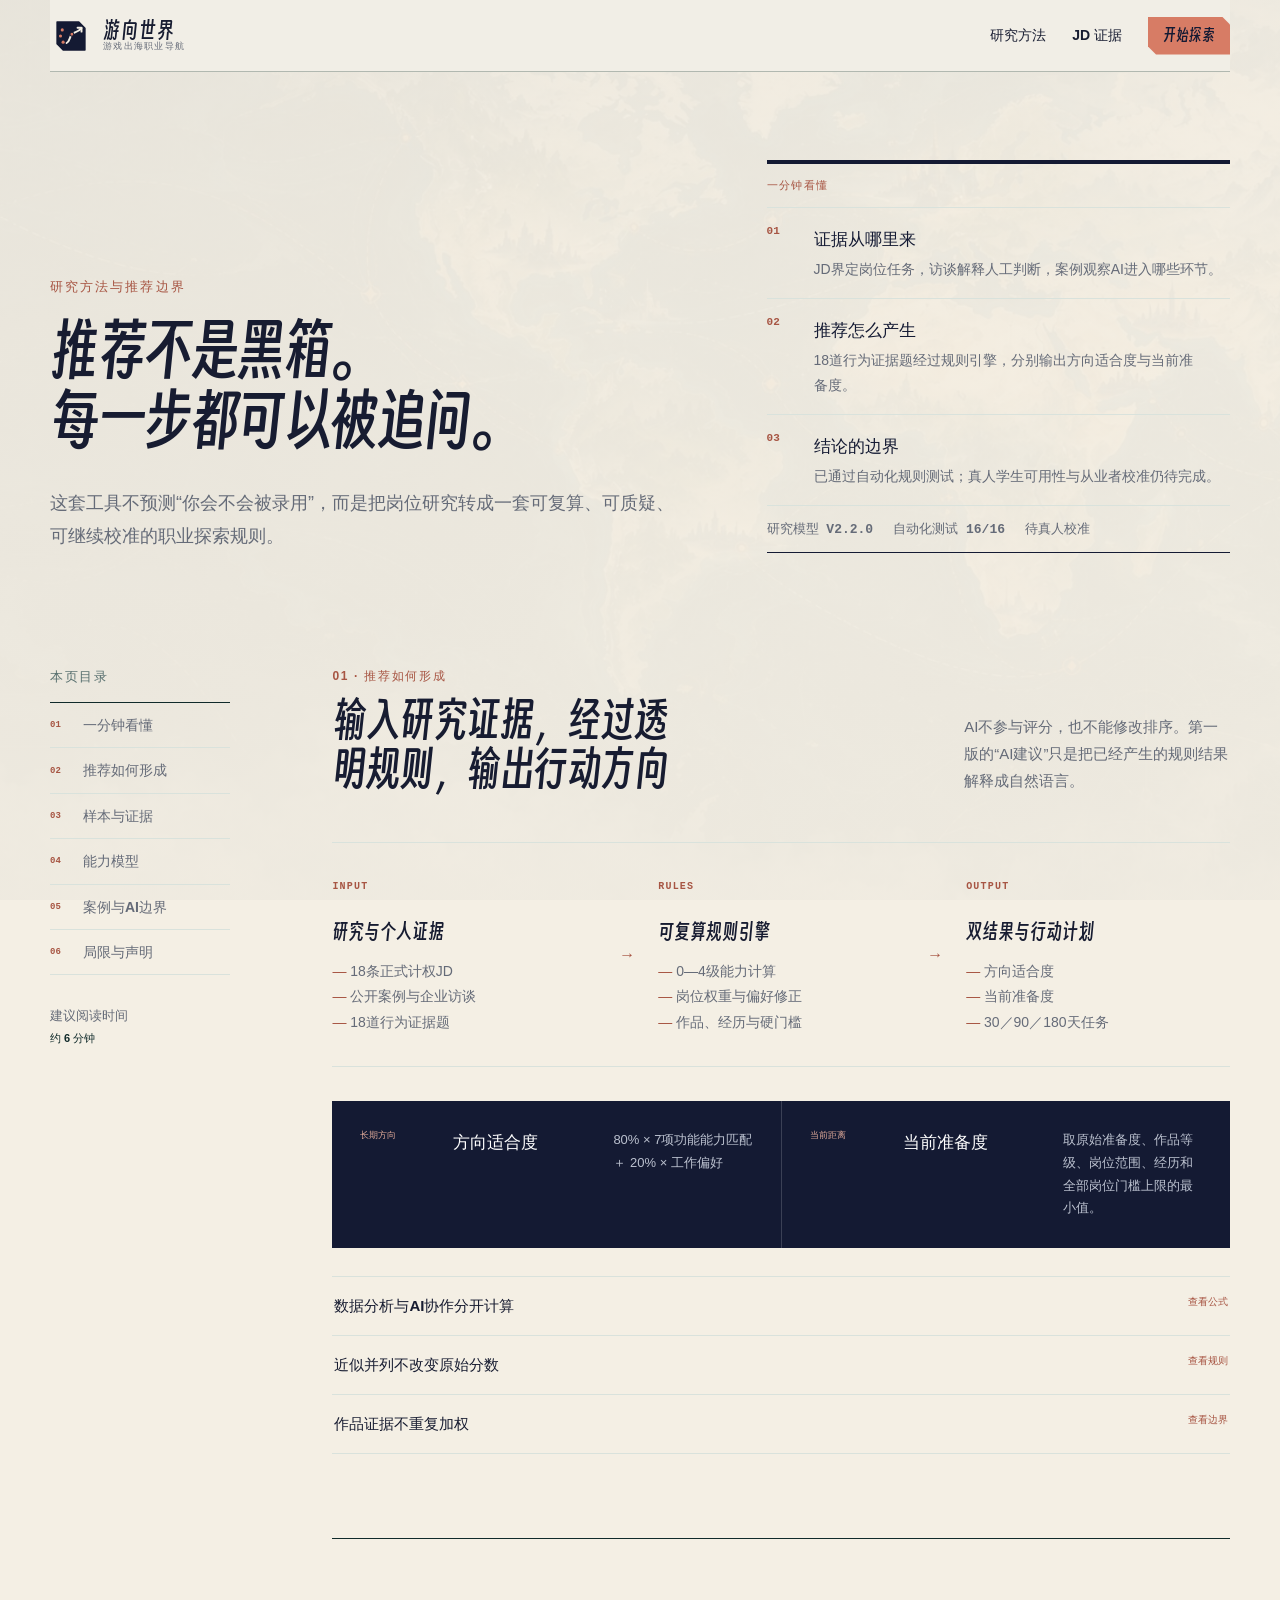
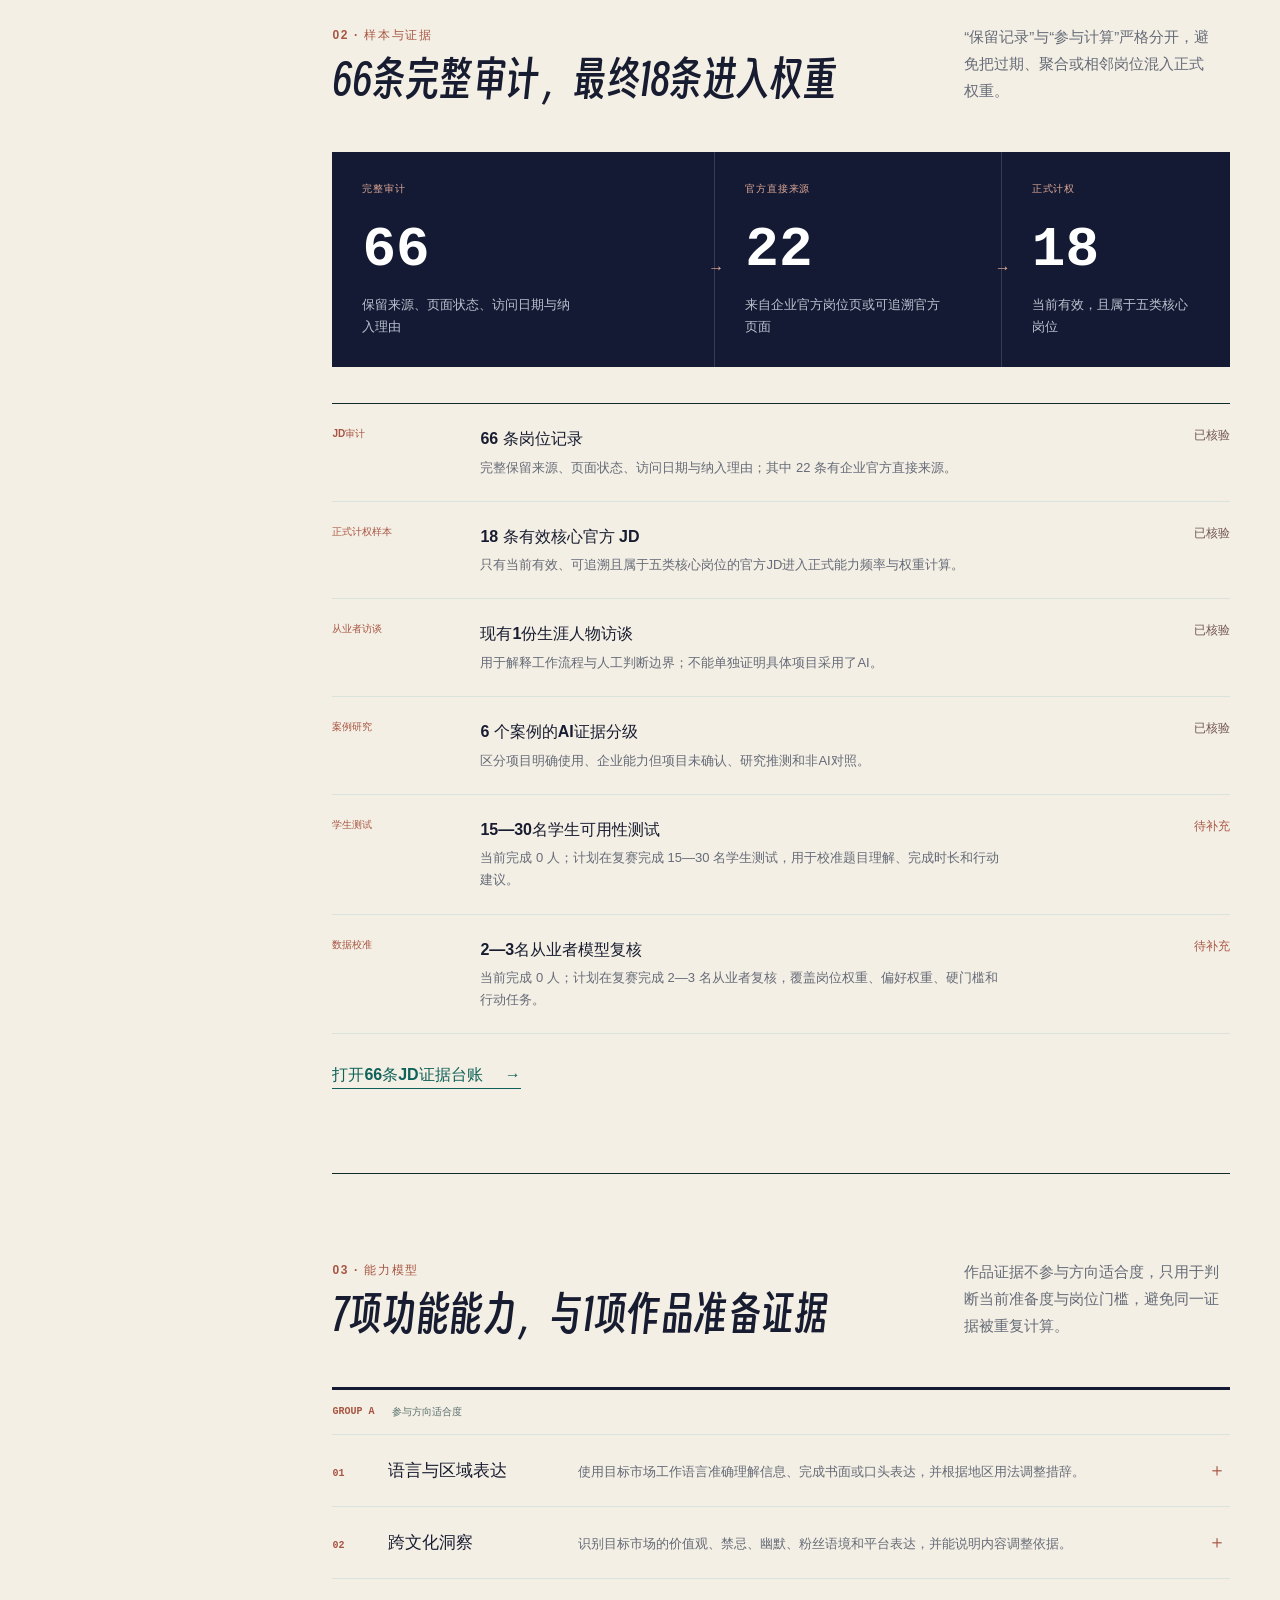
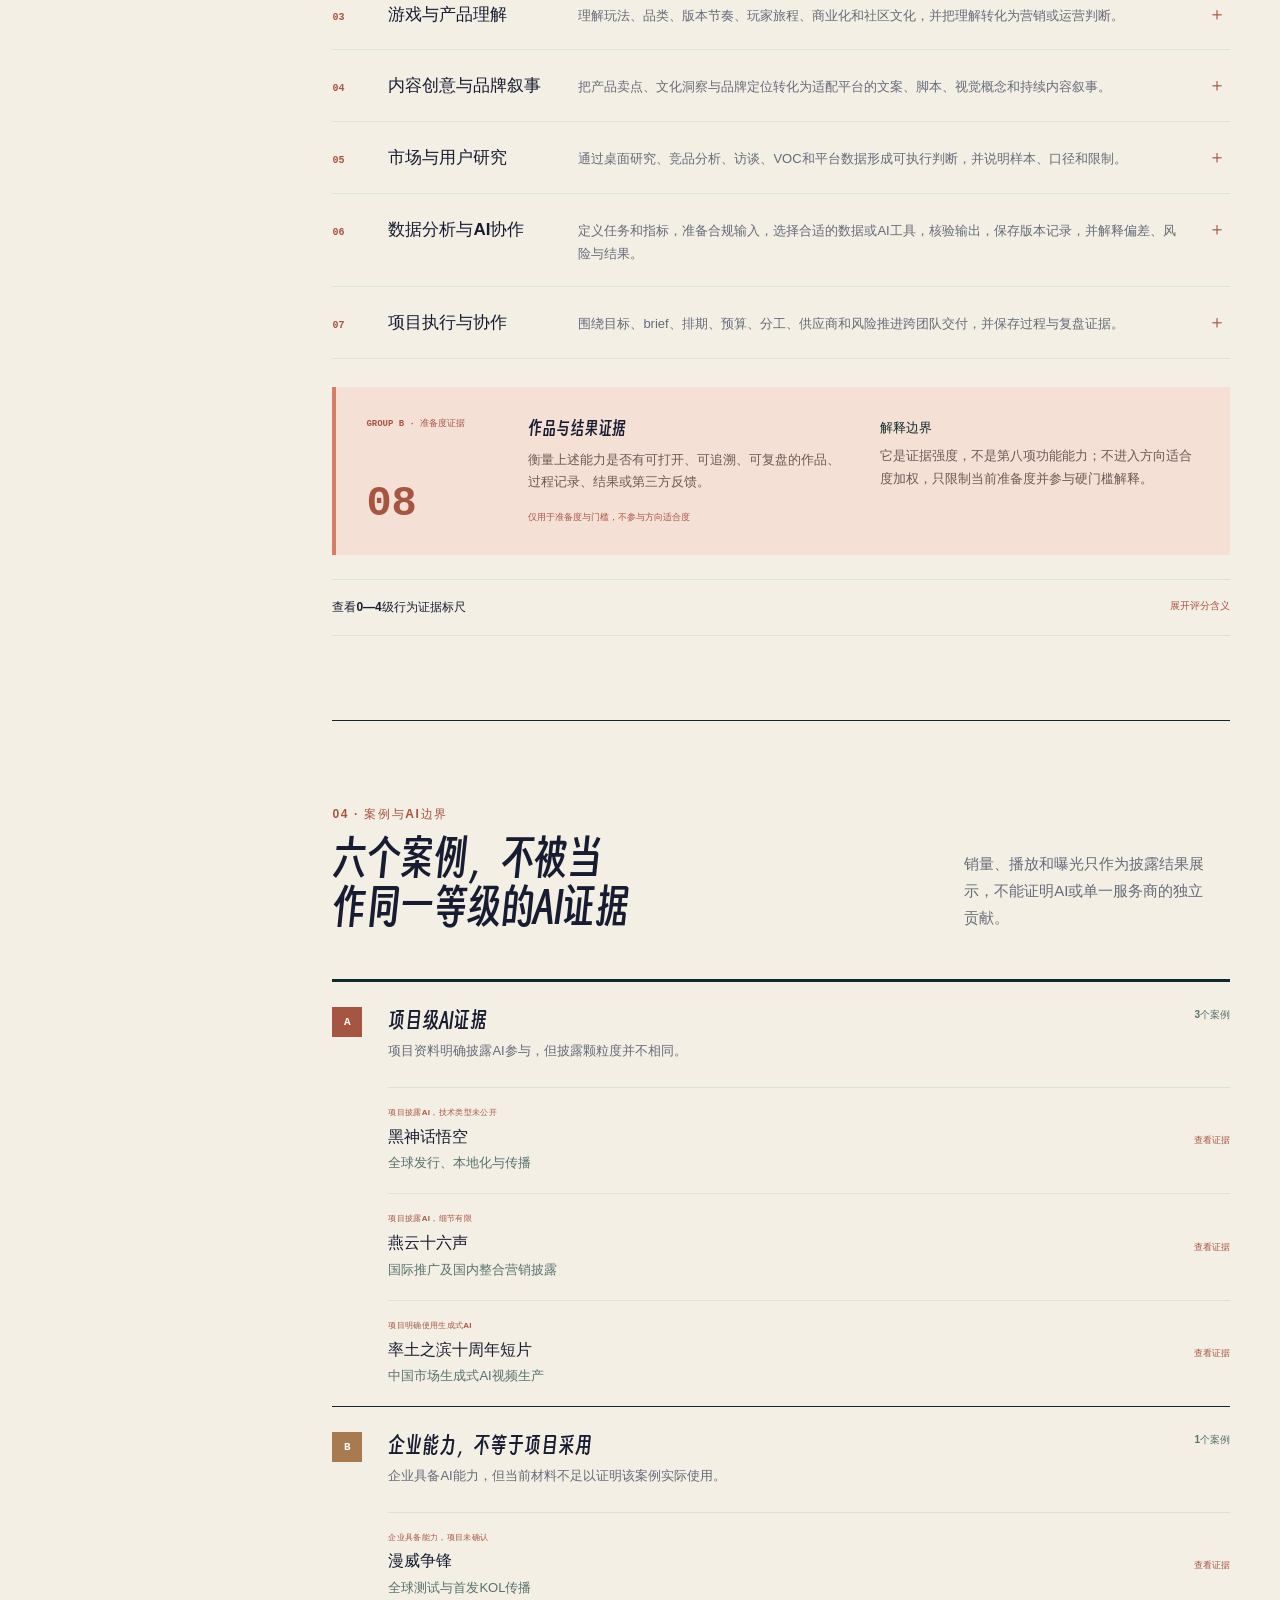
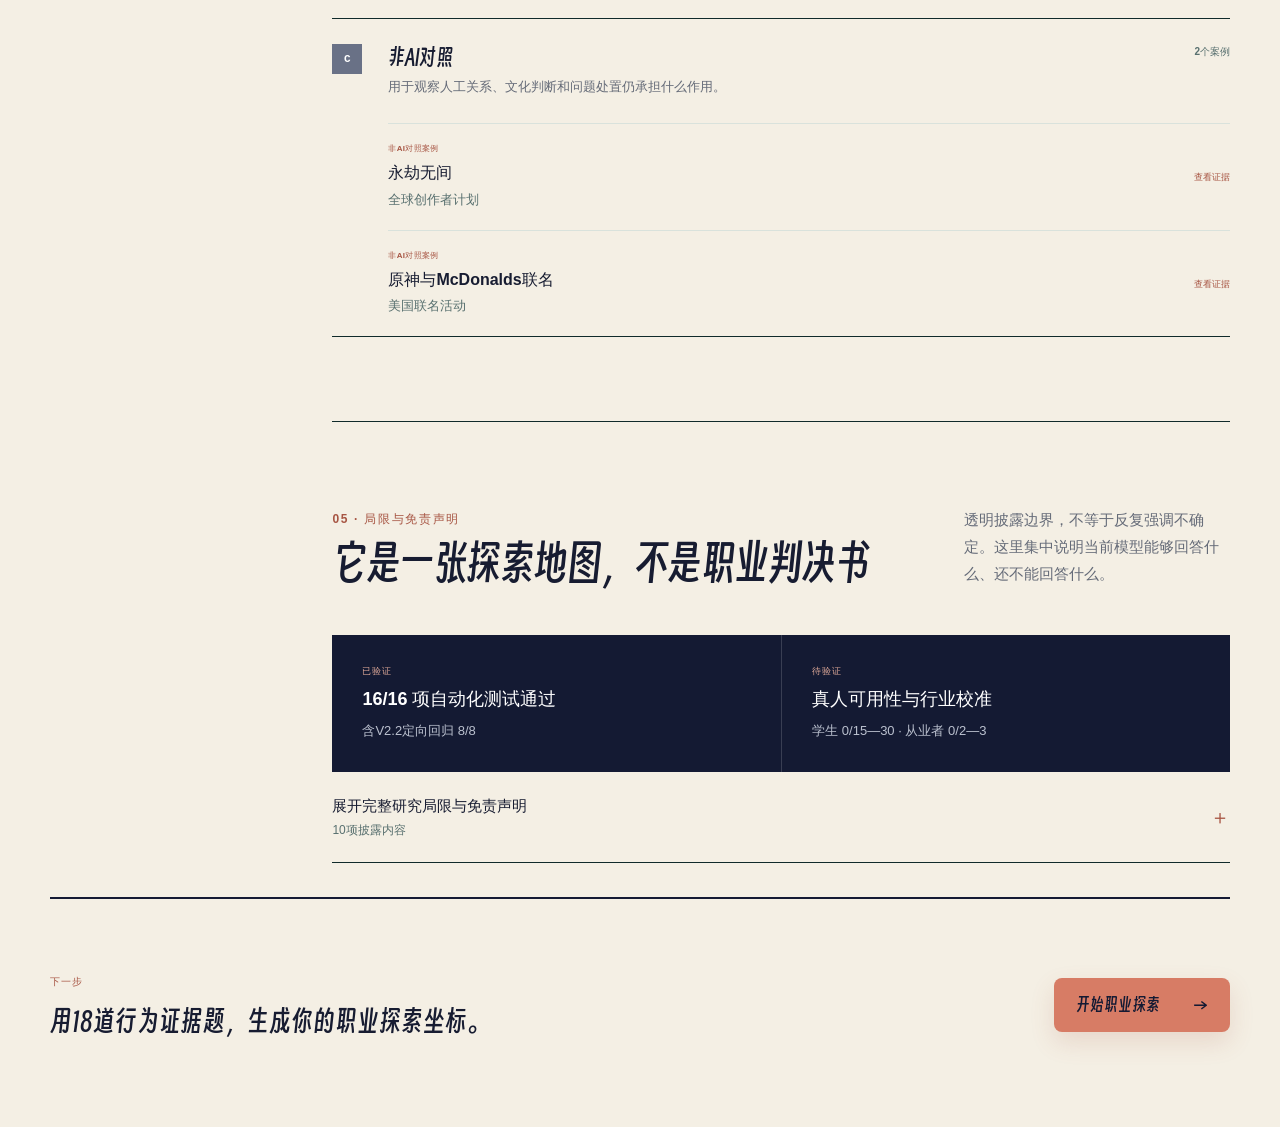
<file: method/index.html>
<!DOCTYPE html><html lang="zh-CN"><head><meta charSet="utf-8"/><meta name="viewport" content="width=device-width, initial-scale=1"/><link rel="stylesheet" href="/_next/static/chunks/02nk2ulgxhyd7.css" data-precedence="next"/><link rel="preload" as="script" fetchPriority="low" href="/_next/static/chunks/0iv.5nzm~z~~9.js"/><script src="/_next/static/chunks/0exk0m7adlla-.js" async=""></script><script src="/_next/static/chunks/0lmq5h3l.1c9l.js" async=""></script><script src="/_next/static/chunks/05ruqmfx568d3.js" async=""></script><script src="/_next/static/chunks/turbopack-05.h6div.1amm.js" async=""></script><script src="/_next/static/chunks/0pi6sxr_8rcpf.js" async=""></script><script src="/_next/static/chunks/176op1ci1oflp.js" async=""></script><script src="/_next/static/chunks/0b60usfq1qwsn.js" async=""></script><title>研究方法｜游向世界</title><meta name="description" content="了解66条JD审计、18条正式计权样本、V2.2双结果推荐逻辑与研究边界。"/><meta property="og:title" content="游向世界｜游戏出海营销职业能力导航器"/><meta property="og:description" content="把你的经历，翻译成走向全球游戏行业的能力坐标。"/><meta property="og:locale" content="zh_CN"/><meta property="og:image" content="https://ericyu18.github.io/og.png"/><meta property="og:image:width" content="1200"/><meta property="og:image:height" content="630"/><meta property="og:image:alt" content="游向世界——游戏出海营销职业能力导航器"/><meta property="og:type" content="website"/><meta name="twitter:card" content="summary_large_image"/><meta name="twitter:title" content="游向世界｜游戏出海营销职业能力导航器"/><meta name="twitter:description" content="把你的经历，翻译成走向全球游戏行业的能力坐标。"/><meta name="twitter:image" content="https://ericyu18.github.io/og.png"/><link rel="icon" href="/favicon.svg"/><script src="/_next/static/chunks/03~yq9q893hmn.js" noModule=""></script></head><body><div hidden=""><!--$--><!--/$--></div><main class="method-page"><header class="site-header site-header-compact"><a class="brand" aria-label="游向世界首页" href="/"><svg class="brand-symbol" viewBox="0 0 48 48" aria-hidden="true"><path class="brand-symbol-frame" d="M8 8h25l7 7v25H15l-7-7z"></path><circle cx="14" cy="17" r="1.8"></circle><circle cx="12" cy="24" r="1.8"></circle><circle cx="15" cy="31" r="1.8"></circle><path class="brand-symbol-route" d="M19 32c4-2 3-7 6-10 3-3 7-2 11-7"></path><path class="brand-symbol-arrow" d="M31.5 14.5H36v4.5"></path><circle class="brand-symbol-node" cx="25" cy="22" r="2.2"></circle></svg><span class="brand-wordmark"><strong>游向世界</strong><small>游戏出海职业导航</small></span></a><nav aria-label="主导航"><a href="/method/">研究方法</a><a href="/evidence/">JD 证据</a><a class="nav-button" href="/assessment/">开始探索</a></nav></header><section class="method-hero shell" id="method-overview"><div class="method-hero-copy"><p class="eyebrow">研究方法与推荐边界</p><h1>推荐不是黑箱。<br/><span><span>每一步都</span><span>可以被追问。</span></span></h1><p>这套工具不预测“你会不会被录用”，而是把岗位研究转成一套可复算、可质疑、可继续校准的职业探索规则。</p></div><div class="method-minute" aria-label="一分钟看懂研究方法"><p class="method-minute-label">一分钟看懂</p><ol><li><span>01</span><p><strong>证据从哪里来</strong>JD界定岗位任务，访谈解释人工判断，案例观察AI进入哪些环节。</p></li><li><span>02</span><p><strong>推荐怎么产生</strong>18道行为证据题经过规则引擎，分别输出方向适合度与当前准备度。</p></li><li><span>03</span><p><strong>结论的边界</strong>已通过自动化规则测试；真人学生可用性与从业者校准仍待完成。</p></li></ol><p class="method-status-line"><span>研究模型 V2.2.0</span><span>自动化测试 <!-- -->16<!-- -->/<!-- -->16</span><span>待真人校准</span></p></div></section><details class="method-mobile-nav shell"><summary>本页目录</summary><nav aria-label="研究方法页目录"><a href="#method-overview"><span>0<!-- -->1</span>一分钟看懂</a><a href="#method-process"><span>0<!-- -->2</span>推荐如何形成</a><a href="#method-sample"><span>0<!-- -->3</span>样本与证据</a><a href="#method-ability"><span>0<!-- -->4</span>能力模型</a><a href="#method-cases"><span>0<!-- -->5</span>案例与AI边界</a><a href="#method-limits"><span>0<!-- -->6</span>局限与声明</a></nav></details><div class="method-reading-layout shell"><aside class="method-toc" aria-label="研究方法页目录"><p>本页目录</p><nav><a href="#method-overview"><span>0<!-- -->1</span>一分钟看懂</a><a href="#method-process"><span>0<!-- -->2</span>推荐如何形成</a><a href="#method-sample"><span>0<!-- -->3</span>样本与证据</a><a href="#method-ability"><span>0<!-- -->4</span>能力模型</a><a href="#method-cases"><span>0<!-- -->5</span>案例与AI边界</a><a href="#method-limits"><span>0<!-- -->6</span>局限与声明</a></nav><small>建议阅读时间<br/><strong>约 6 分钟</strong></small></aside><div class="method-reading-content"><section class="method-editorial-section" id="method-process"><header class="method-section-heading"><div><p class="section-kicker">01 · 推荐如何形成</p><h2>输入研究证据，经过透明规则，输出行动方向</h2></div><p>AI不参与评分，也不能修改排序。第一版的“AI建议”只是把已经产生的规则结果解释成自然语言。</p></header><div class="method-pipeline" aria-label="推荐形成流程"><article><span>INPUT</span><h3>研究与个人证据</h3><ul><li>18条正式计权JD</li><li>公开案例与企业访谈</li><li>18道行为证据题</li></ul></article><i aria-hidden="true">→</i><article><span>RULES</span><h3>可复算规则引擎</h3><ul><li>0—4级能力计算</li><li>岗位权重与偏好修正</li><li>作品、经历与硬门槛</li></ul></article><i aria-hidden="true">→</i><article><span>OUTPUT</span><h3>双结果与行动计划</h3><ul><li>方向适合度</li><li>当前准备度</li><li>30／90／180天任务</li></ul></article></div><div class="method-dual-result"><article><span>长期方向</span><strong>方向适合度</strong><p>80% × 7项功能能力匹配<br/>＋ 20% × 工作偏好</p></article><article><span>当前距离</span><strong>当前准备度</strong><p>取原始准备度、作品等级、岗位范围、经历和全部岗位门槛上限的最小值。</p></article></div><div class="method-rule-notes"><details><summary><strong>数据分析与AI协作分开计算</strong><span>查看公式</span></summary><p>data_ai = <!-- -->0.5<!-- --> × Q07A数据分析 + <!-- -->0.5<!-- --> × Q07B AI协作。数据经历不会自动提高AI协作分。</p></details><details><summary><strong>近似并列不改变原始分数</strong><span>查看规则</span></summary><p>相邻方向适合度分差不超过3分时归入近似并列组。组内可按直接岗位实践、准备度和固定岗位ID调整展示顺序，但基础分保持不变。</p></details><details><summary><strong>作品证据不重复加权</strong><span>查看边界</span></summary><p>跨专业、国内相邻、岗位模拟和出海目标岗位作品分别记录；真实性和展示权限用于解释证据，不进入方向分。</p></details></div></section><section class="method-editorial-section" id="method-sample"><header class="method-section-heading"><div><p class="section-kicker">02 · 样本与证据</p><h2>66条完整审计，最终18条进入权重</h2></div><p>“保留记录”与“参与计算”严格分开，避免把过期、聚合或相邻岗位混入正式权重。</p></header><ol class="method-sample-funnel" aria-label="JD样本筛选关系"><li><span>完整审计</span><strong>66</strong><p>保留来源、页面状态、访问日期与纳入理由</p></li><li><span>官方直接来源</span><strong>22</strong><p>来自企业官方岗位页或可追溯官方页面</p></li><li><span>正式计权</span><strong>18</strong><p>当前有效，且属于五类核心岗位</p></li></ol><div class="method-evidence-ledger" role="table" aria-label="研究证据状态"><div class="method-evidence-row" role="row"><span role="cell">JD审计</span><div role="cell"><strong>66 条岗位记录</strong><p>完整保留来源、页面状态、访问日期与纳入理由；其中 22 条有企业官方直接来源。</p></div><small role="cell" class="status-已核验">已核验</small></div><div class="method-evidence-row" role="row"><span role="cell">正式计权样本</span><div role="cell"><strong>18 条有效核心官方 JD</strong><p>只有当前有效、可追溯且属于五类核心岗位的官方JD进入正式能力频率与权重计算。</p></div><small role="cell" class="status-已核验">已核验</small></div><div class="method-evidence-row" role="row"><span role="cell">从业者访谈</span><div role="cell"><strong>现有1份生涯人物访谈</strong><p>用于解释工作流程与人工判断边界；不能单独证明具体项目采用了AI。</p></div><small role="cell" class="status-已核验">已核验</small></div><div class="method-evidence-row" role="row"><span role="cell">案例研究</span><div role="cell"><strong>6 个案例的AI证据分级</strong><p>区分项目明确使用、企业能力但项目未确认、研究推测和非AI对照。</p></div><small role="cell" class="status-已核验">已核验</small></div><div class="method-evidence-row" role="row"><span role="cell">学生测试</span><div role="cell"><strong>15—30名学生可用性测试</strong><p>当前完成 0 人；计划在复赛完成 15—30 名学生测试，用于校准题目理解、完成时长和行动建议。</p></div><small role="cell" class="status-待补充">待补充</small></div><div class="method-evidence-row" role="row"><span role="cell">数据校准</span><div role="cell"><strong>2—3名从业者模型复核</strong><p>当前完成 0 人；计划在复赛完成 2—3 名从业者复核，覆盖岗位权重、偏好权重、硬门槛和行动任务。</p></div><small role="cell" class="status-待补充">待补充</small></div></div><a class="text-link method-ledger-link" href="/evidence/">打开66条JD证据台账 <span>→</span></a></section><section class="method-editorial-section" id="method-ability"><header class="method-section-heading"><div><p class="section-kicker">03 · 能力模型</p><h2>7项功能能力，与1项作品准备证据</h2></div><p>作品证据不参与方向适合度，只用于判断当前准备度与岗位门槛，避免同一证据被重复计算。</p></header><div class="functional-competency-list"><p class="competency-group-label"><span>GROUP A</span>参与方向适合度</p><details><summary><span>01</span><strong>语言与区域表达</strong><p>使用目标市场工作语言准确理解信息、完成书面或口头表达，并根据地区用法调整措辞。</p><i>＋</i></summary><div><p><b>能力边界</b>不等同于跨文化洞察；证书、考试成绩或专业名称只能证明部分语言基础，不能替代真实工作表达。</p><p><b>可接受证据</b>能提交目标语言营销文案及母语者修改记录；能在双语会议中记录问题并形成可执行结论</p></div></details><details><summary><span>02</span><strong>跨文化洞察</strong><p>识别目标市场的价值观、禁忌、幽默、粉丝语境和平台表达，并能说明内容调整依据。</p><i>＋</i></summary><div><p><b>能力边界</b>不同于语言准确性；重点是为什么改、风险在哪里以及如何验证。</p><p><b>可接受证据</b>用多源资料和目标用户反馈解释改写；形成文化风险清单并记录取舍</p></div></details><details><summary><span>03</span><strong>游戏与产品理解</strong><p>理解玩法、品类、版本节奏、玩家旅程、商业化和社区文化，并把理解转化为营销或运营判断。</p><i>＋</i></summary><div><p><b>能力边界</b>游戏时长只能作为接触证据；必须有拆解、策略或复盘才能形成较高等级。</p><p><b>可接受证据</b>提交玩家旅程和版本传播拆解；能解释玩法机制如何影响内容与社区</p></div></details><details><summary><span>04</span><strong>内容创意与品牌叙事</strong><p>把产品卖点、文化洞察与品牌定位转化为适配平台的文案、脚本、视觉概念和持续内容叙事。</p><i>＋</i></summary><div><p><b>能力边界</b>不同于单纯设计软件操作；需要说明受众、目标、核心信息与平台适配。</p><p><b>可接受证据</b>同一核心叙事形成多平台版本并解释差异；作品含brief、创作过程和复盘</p></div></details><details><summary><span>05</span><strong>市场与用户研究</strong><p>通过桌面研究、竞品分析、访谈、VOC和平台数据形成可执行判断，并说明样本、口径和限制。</p><i>＋</i></summary><div><p><b>能力边界</b>不同于数据工具熟练度；重点是研究问题、证据质量与行动结论。</p><p><b>可接受证据</b>报告说明样本来源和不能推出的结论；把玩家反馈转化为可执行建议</p></div></details><details><summary><span>06</span><strong>数据分析与AI协作</strong><p>定义任务和指标，准备合规输入，选择合适的数据或AI工具，核验输出，保存版本记录，并解释偏差、风险与结果。</p><i>＋</i></summary><div><p><b>能力边界</b>不是会使用某个工具的自我评价；传统机器翻译、流程自动化和生成式AI必须分别标记。</p><p><b>可接受证据</b>保留提示、来源、版本和人工修改对照；能指出归因限制和模型误判</p></div></details><details><summary><span>07</span><strong>项目执行与协作</strong><p>围绕目标、brief、排期、预算、分工、供应商和风险推进跨团队交付，并保存过程与复盘证据。</p><i>＋</i></summary><div><p><b>能力边界</b>不是泛化的性格评价；需要有角色、动作、时间线和可核验结果。</p><p><b>可接受证据</b>提交排期、会议纪要、风险清单和复盘；能说明冲突如何解决与谁批准结果</p></div></details></div><article class="portfolio-evidence-feature"><div><span>GROUP B · 准备度证据</span><strong>08</strong></div><div><h3>作品与结果证据</h3><p>衡量上述能力是否有可打开、可追溯、可复盘的作品、过程记录、结果或第三方反馈。</p><small>仅用于准备度与门槛，不参与方向适合度</small></div><p><b>解释边界</b>它是证据强度，不是第八项功能能力；不进入方向适合度加权，只限制当前准备度并参与硬门槛解释。</p></article><details class="evidence-rubric-details"><summary><strong>查看0—4级行为证据标尺</strong><span>展开评分含义</span></summary><div><article><strong>0</strong><p>没有相关学习、经历或可说明证据。</p></article><article><strong>1</strong><p>接触过概念，能说明基本方法，但没有完整产出。</p></article><article><strong>2</strong><p>完成课程、模拟或个人练习，有可查看的基础产出。</p></article><article><strong>3</strong><p>在真实或半真实项目中完成任务，有过程记录和可验证产出。</p></article><article><strong>4</strong><p>产出有量化结果或第三方验证，能说明判断、取舍、限制与复盘。</p></article></div></details></section><section class="method-editorial-section" id="method-cases"><header class="method-section-heading"><div><p class="section-kicker">04 · 案例与AI边界</p><h2>六个案例，不被当作同一等级的AI证据</h2></div><p>销量、播放和曝光只作为披露结果展示，不能证明AI或单一服务商的独立贡献。</p></header><div class="case-evidence-groups"><section class="case-evidence-group case-evidence-confirmed"><header><span>A</span><div><h3>项目级AI证据</h3><p>项目资料明确披露AI参与，但披露颗粒度并不相同。</p></div><strong>3<!-- -->个案例</strong></header><div><details><summary><div><small>项目披露AI，技术类型未公开</small><strong>黑神话悟空</strong><p>全球发行、本地化与传播</p></div><span>查看证据</span></summary><div class="case-evidence-detail"><p><b>已核验工作流</b>多语本地化 · 文化顾问 · LQA · 媒体编辑识别</p><p><b>因果边界</b>销量和传播结果不能归因于AI或单一服务商。</p></div></details><details><summary><div><small>项目披露AI，细节有限</small><strong>燕云十六声</strong><p>国际推广及国内整合营销披露</p></div><span>查看证据</span></summary><div class="case-evidence-detail"><p><b>已核验工作流</b>AI达人协作披露 · 国内达人整合营销另列</p><p><b>因果边界</b>国内与国际指标不得合并，企业平台能力不能倒推所有项目功能均已使用。</p></div></details><details><summary><div><small>项目明确使用生成式AI</small><strong>率土之滨十周年短片</strong><p>中国市场生成式AI视频生产</p></div><span>查看证据</span></summary><div class="case-evidence-detail"><p><b>已核验工作流</b>AI素材分析 · 图像生成 · 角色一致性 · 分镜生成 · 人工导演美术剪辑质检</p><p><b>因果边界</b>只用于说明生产机制，不证明海外文化适配或AI净提效；缩短比例和成本缺少可比基准。</p></div></details></div></section><section class="case-evidence-group case-evidence-company"><header><span>B</span><div><h3>企业能力，不等于项目采用</h3><p>企业具备AI能力，但当前材料不足以证明该案例实际使用。</p></div><strong>1<!-- -->个案例</strong></header><div><details><summary><div><small>企业具备能力，项目未确认</small><strong>漫威争锋</strong><p>全球测试与首发KOL传播</p></div><span>查看证据</span></summary><div class="case-evidence-detail"><p><b>已核验工作流</b>KOL内测邀请 · 测试码发放 · 试玩反馈 · 集中发布</p><p><b>因果边界</b>项目页未披露生成式AI、推荐模型或情绪分析。</p></div></details></div></section><section class="case-evidence-group case-evidence-control"><header><span>C</span><div><h3>非AI对照</h3><p>用于观察人工关系、文化判断和问题处置仍承担什么作用。</p></div><strong>2<!-- -->个案例</strong></header><div><details><summary><div><small>非AI对照案例</small><strong>永劫无间</strong><p>全球创作者计划</p></div><span>查看证据</span></summary><div class="case-evidence-detail"><p><b>已核验工作流</b>创作者计划 · 奖励规则 · 观看与质量评价</p><p><b>因果边界</b>无项目级AI使用证据，用于解释人工关系与评价机制。</p></div></details><details><summary><div><small>非AI对照案例</small><strong>原神与McDonalds联名</strong><p>美国联名活动</p></div><span>查看证据</span></summary><div class="case-evidence-detail"><p><b>已核验工作流</b>粉丝文化洞察 · 数字奖励 · 门店与应用触点 · 问题通知与补发</p><p><b>因果边界</b>缺少独立审计和增量对照；不能由触达推断认同或销售。</p></div></details></div></section></div></section><section class="method-editorial-section method-limits-section" id="method-limits"><header class="method-section-heading"><div><p class="section-kicker">05 · 局限与免责声明</p><h2>它是一张探索地图，不是职业判决书</h2></div><p>透明披露边界，不等于反复强调不确定。这里集中说明当前模型能够回答什么、还不能回答什么。</p></header><div class="limits-summary"><p><span>已验证</span><strong>16<!-- -->/<!-- -->16<!-- --> 项自动化测试通过</strong><small>含V2.2定向回归 <!-- -->8<!-- -->/<!-- -->8</small></p><p><span>待验证</span><strong>真人可用性与行业校准</strong><small>学生 <!-- -->0<!-- -->/<!-- -->15—30<!-- --> · 从业者 <!-- -->0<!-- -->/<!-- -->2—3</small></p></div><details class="full-limits-details"><summary><div><strong>展开完整研究局限与免责声明</strong><span>10项披露内容</span></div><i>＋</i></summary><ol><li>18条正式样本集中于少数公司；社区运营仅1条、创作者营销仅2条，代表性有限。</li><li><strong>合成学生预测试：</strong>已完成<!-- -->8<!-- -->/<!-- -->8<!-- -->，只用于修复题意、算法和界面，不计入真人测试。</li><li><strong>合成从业者审查：</strong>已完成<!-- -->0<!-- -->/<!-- -->3<!-- -->，不能替代真人复核。</li><li><strong>自动化测试：</strong>16<!-- -->/<!-- -->16<!-- -->通过，其中V2.2定向回归<!-- -->8<!-- -->/<!-- -->8<!-- -->通过。</li><li><strong>完整画像重放：</strong>未执行；<!-- -->SYN-STU-04—08完整原始答题记录未进入补丁<!-- -->，且未补造答题记录。</li><li><strong>从业者复核：</strong>目标<!-- -->2—3<!-- -->人，当前完成<!-- -->0<!-- -->人，计划在<!-- -->复赛<!-- -->开展。</li><li><strong>学生测试：</strong>目标<!-- -->15—30<!-- -->人，当前完成<!-- -->0<!-- -->人，计划在<!-- -->复赛<!-- -->开展。</li><li>入口岗位、中国企业和服务商岗位仍然不足。</li><li>V2.2已通过自动化功能与规则测试；模型的真实用户可用性和行业校准仍待复赛阶段完成。</li><li>结果不构成就业概率、录用承诺、固定晋升预测或正式心理测评。</li></ol></details></section></div></div><section class="method-cta shell"><div><span>下一步</span><p>用18道行为证据题，生成你的职业探索坐标。</p></div><a class="primary-button" href="/assessment/">开始职业探索 <span>→</span></a></section></main><!--$--><!--/$--><script src="/_next/static/chunks/0iv.5nzm~z~~9.js" id="_R_" async=""></script><script>(self.__next_f=self.__next_f||[]).push([0])</script><script>self.__next_f.push([1,"1:\"$Sreact.fragment\"\n2:I[39011,[\"/_next/static/chunks/0pi6sxr_8rcpf.js\",\"/_next/static/chunks/176op1ci1oflp.js\"],\"default\"]\n3:I[37771,[\"/_next/static/chunks/0pi6sxr_8rcpf.js\",\"/_next/static/chunks/176op1ci1oflp.js\"],\"default\"]\n4:I[64911,[\"/_next/static/chunks/0pi6sxr_8rcpf.js\",\"/_next/static/chunks/176op1ci1oflp.js\",\"/_next/static/chunks/0b60usfq1qwsn.js\"],\"\"]\n11:I[65857,[\"/_next/static/chunks/0pi6sxr_8rcpf.js\",\"/_next/static/chunks/176op1ci1oflp.js\"],\"default\",1]\n:HL[\"/_next/static/chunks/02nk2ulgxhyd7.css\",\"style\"]\n"])</script><script>self.__next_f.push([1,"0:{\"P\":null,\"c\":[\"\",\"method\",\"\"],\"q\":\"\",\"i\":false,\"f\":[[[\"\",{\"children\":[\"method\",{\"children\":[\"__PAGE__\",{}]}]},\"$undefined\",\"$undefined\",16],[[\"$\",\"$1\",\"c\",{\"children\":[[[\"$\",\"link\",\"0\",{\"rel\":\"stylesheet\",\"href\":\"/_next/static/chunks/02nk2ulgxhyd7.css\",\"precedence\":\"next\",\"crossOrigin\":\"$undefined\",\"nonce\":\"$undefined\"}],[\"$\",\"script\",\"script-0\",{\"src\":\"/_next/static/chunks/0pi6sxr_8rcpf.js\",\"async\":true,\"nonce\":\"$undefined\"}],[\"$\",\"script\",\"script-1\",{\"src\":\"/_next/static/chunks/176op1ci1oflp.js\",\"async\":true,\"nonce\":\"$undefined\"}]],[\"$\",\"html\",null,{\"lang\":\"zh-CN\",\"children\":[\"$\",\"body\",null,{\"children\":[\"$\",\"$L2\",null,{\"parallelRouterKey\":\"children\",\"error\":\"$undefined\",\"errorStyles\":\"$undefined\",\"errorScripts\":\"$undefined\",\"template\":[\"$\",\"$L3\",null,{}],\"templateStyles\":\"$undefined\",\"templateScripts\":\"$undefined\",\"notFound\":[[[\"$\",\"title\",null,{\"children\":\"404: This page could not be found.\"}],[\"$\",\"div\",null,{\"style\":{\"fontFamily\":\"system-ui,\\\"Segoe UI\\\",Roboto,Helvetica,Arial,sans-serif,\\\"Apple Color Emoji\\\",\\\"Segoe UI Emoji\\\"\",\"height\":\"100vh\",\"textAlign\":\"center\",\"display\":\"flex\",\"flexDirection\":\"column\",\"alignItems\":\"center\",\"justifyContent\":\"center\"},\"children\":[\"$\",\"div\",null,{\"children\":[[\"$\",\"style\",null,{\"dangerouslySetInnerHTML\":{\"__html\":\"body{color:#000;background:#fff;margin:0}.next-error-h1{border-right:1px solid rgba(0,0,0,.3)}@media (prefers-color-scheme:dark){body{color:#fff;background:#000}.next-error-h1{border-right:1px solid rgba(255,255,255,.3)}}\"}}],[\"$\",\"h1\",null,{\"className\":\"next-error-h1\",\"style\":{\"display\":\"inline-block\",\"margin\":\"0 20px 0 0\",\"padding\":\"0 23px 0 0\",\"fontSize\":24,\"fontWeight\":500,\"verticalAlign\":\"top\",\"lineHeight\":\"49px\"},\"children\":404}],[\"$\",\"div\",null,{\"style\":{\"display\":\"inline-block\"},\"children\":[\"$\",\"h2\",null,{\"style\":{\"fontSize\":14,\"fontWeight\":400,\"lineHeight\":\"49px\",\"margin\":0},\"children\":\"This page could not be found.\"}]}]]}]}]],[]],\"forbidden\":\"$undefined\",\"unauthorized\":\"$undefined\"}]}]}]]}],{\"children\":[[\"$\",\"$1\",\"c\",{\"children\":[null,[\"$\",\"$L2\",null,{\"parallelRouterKey\":\"children\",\"error\":\"$undefined\",\"errorStyles\":\"$undefined\",\"errorScripts\":\"$undefined\",\"template\":[\"$\",\"$L3\",null,{}],\"templateStyles\":\"$undefined\",\"templateScripts\":\"$undefined\",\"notFound\":\"$undefined\",\"forbidden\":\"$undefined\",\"unauthorized\":\"$undefined\"}]]}],{\"children\":[[\"$\",\"$1\",\"c\",{\"children\":[[\"$\",\"main\",null,{\"className\":\"method-page\",\"children\":[[\"$\",\"header\",null,{\"className\":\"site-header site-header-compact\",\"children\":[[\"$\",\"$L4\",null,{\"className\":\"brand\",\"href\":\"/\",\"aria-label\":\"游向世界首页\",\"children\":[[\"$\",\"svg\",null,{\"className\":\"brand-symbol\",\"viewBox\":\"0 0 48 48\",\"aria-hidden\":\"true\",\"children\":[[\"$\",\"path\",null,{\"className\":\"brand-symbol-frame\",\"d\":\"M8 8h25l7 7v25H15l-7-7z\"}],[\"$\",\"circle\",null,{\"cx\":\"14\",\"cy\":\"17\",\"r\":\"1.8\"}],[\"$\",\"circle\",null,{\"cx\":\"12\",\"cy\":\"24\",\"r\":\"1.8\"}],[\"$\",\"circle\",null,{\"cx\":\"15\",\"cy\":\"31\",\"r\":\"1.8\"}],[\"$\",\"path\",null,{\"className\":\"brand-symbol-route\",\"d\":\"M19 32c4-2 3-7 6-10 3-3 7-2 11-7\"}],[\"$\",\"path\",null,{\"className\":\"brand-symbol-arrow\",\"d\":\"M31.5 14.5H36v4.5\"}],[\"$\",\"circle\",null,{\"className\":\"brand-symbol-node\",\"cx\":\"25\",\"cy\":\"22\",\"r\":\"2.2\"}]]}],[\"$\",\"span\",null,{\"className\":\"brand-wordmark\",\"children\":[[\"$\",\"strong\",null,{\"children\":\"游向世界\"}],[\"$\",\"small\",null,{\"children\":\"游戏出海职业导航\"}]]}]]}],[\"$\",\"nav\",null,{\"aria-label\":\"主导航\",\"children\":[[\"$\",\"a\",null,{\"href\":\"/method/\",\"children\":\"研究方法\"}],[\"$\",\"a\",null,{\"href\":\"/evidence/\",\"children\":\"JD 证据\"}],[\"$\",\"a\",null,{\"className\":\"nav-button\",\"href\":\"/assessment/\",\"children\":\"开始探索\"}]]}]]}],[\"$\",\"section\",null,{\"className\":\"method-hero shell\",\"id\":\"method-overview\",\"children\":[[\"$\",\"div\",null,{\"className\":\"method-hero-copy\",\"children\":[[\"$\",\"p\",null,{\"className\":\"eyebrow\",\"children\":\"研究方法与推荐边界\"}],[\"$\",\"h1\",null,{\"children\":[\"推荐不是黑箱。\",[\"$\",\"br\",null,{}],[\"$\",\"span\",null,{\"children\":[[\"$\",\"span\",null,{\"children\":\"每一步都\"}],[\"$\",\"span\",null,{\"children\":\"可以被追问。\"}]]}]]}],[\"$\",\"p\",null,{\"children\":\"这套工具不预测“你会不会被录用”，而是把岗位研究转成一套可复算、可质疑、可继续校准的职业探索规则。\"}]]}],[\"$\",\"div\",null,{\"className\":\"method-minute\",\"aria-label\":\"一分钟看懂研究方法\",\"children\":[[\"$\",\"p\",null,{\"className\":\"method-minute-label\",\"children\":\"一分钟看懂\"}],[\"$\",\"ol\",null,{\"children\":[[\"$\",\"li\",null,{\"children\":[[\"$\",\"span\",null,{\"children\":\"01\"}],[\"$\",\"p\",null,{\"children\":[[\"$\",\"strong\",null,{\"children\":\"证据从哪里来\"}],\"JD界定岗位任务，访谈解释人工判断，案例观察AI进入哪些环节。\"]}]]}],[\"$\",\"li\",null,{\"children\":[[\"$\",\"span\",null,{\"children\":\"02\"}],[\"$\",\"p\",null,{\"children\":[[\"$\",\"strong\",null,{\"children\":\"推荐怎么产生\"}],\"18道行为证据题经过规则引擎，分别输出方向适合度与当前准备度。\"]}]]}],[\"$\",\"li\",null,{\"children\":[[\"$\",\"span\",null,{\"children\":\"03\"}],[\"$\",\"p\",null,{\"children\":[[\"$\",\"strong\",null,{\"children\":\"结论的边界\"}],\"已通过自动化规则测试；真人学生可用性与从业者校准仍待完成。\"]}]]}]]}],[\"$\",\"p\",null,{\"className\":\"method-status-line\",\"children\":[[\"$\",\"span\",null,{\"children\":\"研究模型 V2.2.0\"}],[\"$\",\"span\",null,{\"children\":[\"自动化测试 \",16,\"/\",16]}],[\"$\",\"span\",null,{\"children\":\"待真人校准\"}]]}]]}]]}],[\"$\",\"details\",null,{\"className\":\"method-mobile-nav shell\",\"children\":[[\"$\",\"summary\",null,{\"children\":\"本页目录\"}],[\"$\",\"nav\",null,{\"aria-label\":\"研究方法页目录\",\"children\":[[\"$\",\"a\",\"method-overview\",{\"href\":\"#method-overview\",\"children\":[\"$L5\",\"一分钟看懂\"]}],\"$L6\",\"$L7\",\"$L8\",\"$L9\",\"$La\"]}]]}],\"$Lb\",\"$Lc\"]}],[\"$Ld\"],\"$Le\"]}],{},null,false,null]},null,false,\"$@f\"]},null,false,null],\"$L10\",false]],\"m\":\"$undefined\",\"G\":[\"$11\",[\"$L12\"]],\"S\":true,\"h\":null,\"s\":\"$undefined\",\"l\":\"$undefined\",\"p\":\"$undefined\",\"d\":\"$undefined\",\"b\":\"64MEzOf4T1KM1SQX_alsn\"}\n"])</script><script>self.__next_f.push([1,"1c:I[6391,[\"/_next/static/chunks/0pi6sxr_8rcpf.js\",\"/_next/static/chunks/176op1ci1oflp.js\"],\"OutletBoundary\"]\n1d:\"$Sreact.suspense\"\n20:I[6391,[\"/_next/static/chunks/0pi6sxr_8rcpf.js\",\"/_next/static/chunks/176op1ci1oflp.js\"],\"ViewportBoundary\"]\n22:I[6391,[\"/_next/static/chunks/0pi6sxr_8rcpf.js\",\"/_next/static/chunks/176op1ci1oflp.js\"],\"MetadataBoundary\"]\n5:[\"$\",\"span\",null,{\"children\":[\"0\",1]}]\n6:[\"$\",\"a\",\"method-process\",{\"href\":\"#method-process\",\"children\":[[\"$\",\"span\",null,{\"children\":[\"0\",2]}],\"推荐如何形成\"]}]\n7:[\"$\",\"a\",\"method-sample\",{\"href\":\"#method-sample\",\"children\":[[\"$\",\"span\",null,{\"children\":[\"0\",3]}],\"样本与证据\"]}]\n8:[\"$\",\"a\",\"method-ability\",{\"href\":\"#method-ability\",\"children\":[[\"$\",\"span\",null,{\"children\":[\"0\",4]}],\"能力模型\"]}]\n9:[\"$\",\"a\",\"method-cases\",{\"href\":\"#method-cases\",\"children\":[[\"$\",\"span\",null,{\"children\":[\"0\",5]}],\"案例与AI边界\"]}]\na:[\"$\",\"a\",\"method-limits\",{\"href\":\"#method-limits\",\"children\":[[\"$\",\"span\",null,{\"children\":[\"0\",6]}],\"局限与声明\"]}]\n"])</script><script>self.__next_f.push([1,"b:[\"$\",\"div\",null,{\"className\":\"method-reading-layout shell\",\"children\":[[\"$\",\"aside\",null,{\"className\":\"method-toc\",\"aria-label\":\"研究方法页目录\",\"children\":[[\"$\",\"p\",null,{\"children\":\"本页目录\"}],[\"$\",\"nav\",null,{\"children\":[[\"$\",\"a\",\"method-overview\",{\"href\":\"#method-overview\",\"children\":[[\"$\",\"span\",null,{\"children\":[\"0\",1]}],\"一分钟看懂\"]}],[\"$\",\"a\",\"method-process\",{\"href\":\"#method-process\",\"children\":[[\"$\",\"span\",null,{\"children\":[\"0\",2]}],\"推荐如何形成\"]}],[\"$\",\"a\",\"method-sample\",{\"href\":\"#method-sample\",\"children\":[[\"$\",\"span\",null,{\"children\":[\"0\",3]}],\"样本与证据\"]}],[\"$\",\"a\",\"method-ability\",{\"href\":\"#method-ability\",\"children\":[[\"$\",\"span\",null,{\"children\":[\"0\",4]}],\"能力模型\"]}],[\"$\",\"a\",\"method-cases\",{\"href\":\"#method-cases\",\"children\":[[\"$\",\"span\",null,{\"children\":[\"0\",5]}],\"案例与AI边界\"]}],[\"$\",\"a\",\"method-limits\",{\"href\":\"#method-limits\",\"children\":[[\"$\",\"span\",null,{\"children\":[\"0\",6]}],\"局限与声明\"]}]]}],[\"$\",\"small\",null,{\"children\":[\"建议阅读时间\",[\"$\",\"br\",null,{}],[\"$\",\"strong\",null,{\"children\":\"约 6 分钟\"}]]}]]}],[\"$\",\"div\",null,{\"className\":\"method-reading-content\",\"children\":[[\"$\",\"section\",null,{\"className\":\"method-editorial-section\",\"id\":\"method-process\",\"children\":[[\"$\",\"header\",null,{\"className\":\"method-section-heading\",\"children\":[[\"$\",\"div\",null,{\"children\":[[\"$\",\"p\",null,{\"className\":\"section-kicker\",\"children\":\"01 · 推荐如何形成\"}],[\"$\",\"h2\",null,{\"children\":\"输入研究证据，经过透明规则，输出行动方向\"}]]}],[\"$\",\"p\",null,{\"children\":\"AI不参与评分，也不能修改排序。第一版的“AI建议”只是把已经产生的规则结果解释成自然语言。\"}]]}],[\"$\",\"div\",null,{\"className\":\"method-pipeline\",\"aria-label\":\"推荐形成流程\",\"children\":[[\"$\",\"article\",null,{\"children\":[[\"$\",\"span\",null,{\"children\":\"INPUT\"}],[\"$\",\"h3\",null,{\"children\":\"研究与个人证据\"}],[\"$\",\"ul\",null,{\"children\":[[\"$\",\"li\",null,{\"children\":\"18条正式计权JD\"}],[\"$\",\"li\",null,{\"children\":\"公开案例与企业访谈\"}],[\"$\",\"li\",null,{\"children\":\"18道行为证据题\"}]]}]]}],[\"$\",\"i\",null,{\"aria-hidden\":\"true\",\"children\":\"→\"}],[\"$\",\"article\",null,{\"children\":[[\"$\",\"span\",null,{\"children\":\"RULES\"}],[\"$\",\"h3\",null,{\"children\":\"可复算规则引擎\"}],[\"$\",\"ul\",null,{\"children\":[[\"$\",\"li\",null,{\"children\":\"0—4级能力计算\"}],[\"$\",\"li\",null,{\"children\":\"岗位权重与偏好修正\"}],[\"$\",\"li\",null,{\"children\":\"作品、经历与硬门槛\"}]]}]]}],[\"$\",\"i\",null,{\"aria-hidden\":\"true\",\"children\":\"→\"}],[\"$\",\"article\",null,{\"children\":[[\"$\",\"span\",null,{\"children\":\"OUTPUT\"}],[\"$\",\"h3\",null,{\"children\":\"双结果与行动计划\"}],[\"$\",\"ul\",null,{\"children\":[[\"$\",\"li\",null,{\"children\":\"方向适合度\"}],[\"$\",\"li\",null,{\"children\":\"当前准备度\"}],[\"$\",\"li\",null,{\"children\":\"30／90／180天任务\"}]]}]]}]]}],[\"$\",\"div\",null,{\"className\":\"method-dual-result\",\"children\":[[\"$\",\"article\",null,{\"children\":[[\"$\",\"span\",null,{\"children\":\"长期方向\"}],[\"$\",\"strong\",null,{\"children\":\"方向适合度\"}],[\"$\",\"p\",null,{\"children\":[\"80% × 7项功能能力匹配\",[\"$\",\"br\",null,{}],\"＋ 20% × 工作偏好\"]}]]}],[\"$\",\"article\",null,{\"children\":[[\"$\",\"span\",null,{\"children\":\"当前距离\"}],[\"$\",\"strong\",null,{\"children\":\"当前准备度\"}],[\"$\",\"p\",null,{\"children\":\"取原始准备度、作品等级、岗位范围、经历和全部岗位门槛上限的最小值。\"}]]}]]}],[\"$\",\"div\",null,{\"className\":\"method-rule-notes\",\"children\":[[\"$\",\"details\",null,{\"children\":[[\"$\",\"summary\",null,{\"children\":[[\"$\",\"strong\",null,{\"children\":\"数据分析与AI协作分开计算\"}],[\"$\",\"span\",null,{\"children\":\"查看公式\"}]]}],[\"$\",\"p\",null,{\"children\":[\"data_ai = \",0.5,\" × Q07A数据分析 + \",0.5,\" × Q07B AI协作。数据经历不会自动提高AI协作分。\"]}]]}],[\"$\",\"details\",null,{\"children\":[[\"$\",\"summary\",null,{\"children\":[[\"$\",\"strong\",null,{\"children\":\"近似并列不改变原始分数\"}],[\"$\",\"span\",null,{\"children\":\"查看规则\"}]]}],[\"$\",\"p\",null,{\"children\":\"相邻方向适合度分差不超过3分时归入近似并列组。组内可按直接岗位实践、准备度和固定岗位ID调整展示顺序，但基础分保持不变。\"}]]}],[\"$\",\"details\",null,{\"children\":[[\"$\",\"summary\",null,{\"children\":[[\"$\",\"strong\",null,{\"children\":\"作品证据不重复加权\"}],[\"$\",\"span\",null,{\"children\":\"查看边界\"}]]}],[\"$\",\"p\",null,{\"children\":\"跨专业、国内相邻、岗位模拟和出海目标岗位作品分别记录；真实性和展示权限用于解释证据，不进入方向分。\"}]]}]]}]]}],[\"$\",\"section\",null,{\"className\":\"method-editorial-section\",\"id\":\"method-sample\",\"children\":[[\"$\",\"header\",null,{\"className\":\"method-section-heading\",\"children\":[[\"$\",\"div\",null,{\"children\":[[\"$\",\"p\",null,{\"className\":\"section-kicker\",\"children\":\"02 · 样本与证据\"}],[\"$\",\"h2\",null,{\"children\":\"66条完整审计，最终18条进入权重\"}]]}],[\"$\",\"p\",null,{\"children\":\"“保留记录”与“参与计算”严格分开，避免把过期、聚合或相邻岗位混入正式权重。\"}]]}],[\"$\",\"ol\",null,{\"className\":\"method-sample-funnel\",\"aria-label\":\"JD样本筛选关系\",\"children\":[[\"$\",\"li\",null,{\"children\":[[\"$\",\"span\",null,{\"children\":\"完整审计\"}],[\"$\",\"strong\",null,{\"children\":66}],[\"$\",\"p\",null,{\"children\":\"保留来源、页面状态、访问日期与纳入理由\"}]]}],[\"$\",\"li\",null,{\"children\":[[\"$\",\"span\",null,{\"children\":\"官方直接来源\"}],[\"$\",\"strong\",null,{\"children\":22}],[\"$\",\"p\",null,{\"children\":\"来自企业官方岗位页或可追溯官方页面\"}]]}],[\"$\",\"li\",null,{\"children\":[[\"$\",\"span\",null,{\"children\":\"正式计权\"}],[\"$\",\"strong\",null,{\"children\":18}],[\"$\",\"p\",null,{\"children\":\"当前有效，且属于五类核心岗位\"}]]}]]}],[\"$\",\"div\",null,{\"className\":\"method-evidence-ledger\",\"role\":\"table\",\"aria-label\":\"研究证据状态\",\"children\":[[\"$\",\"div\",\"jd-audit-v2\",{\"className\":\"method-evidence-row\",\"role\":\"row\",\"children\":[[\"$\",\"span\",null,{\"role\":\"cell\",\"children\":\"JD审计\"}],[\"$\",\"div\",null,{\"role\":\"cell\",\"children\":[[\"$\",\"strong\",null,{\"children\":\"66 条岗位记录\"}],[\"$\",\"p\",null,{\"children\":\"完整保留来源、页面状态、访问日期与纳入理由；其中 22 条有企业官方直接来源。\"}]]}],[\"$\",\"small\",null,{\"role\":\"cell\",\"className\":\"status-已核验\",\"children\":\"已核验\"}]]}],\"$L13\",\"$L14\",\"$L15\",\"$L16\",\"$L17\"]}],\"$L18\"]}],\"$L19\",\"$L1a\",\"$L1b\"]}]]}]\n"])</script><script>self.__next_f.push([1,"c:[\"$\",\"section\",null,{\"className\":\"method-cta shell\",\"children\":[[\"$\",\"div\",null,{\"children\":[[\"$\",\"span\",null,{\"children\":\"下一步\"}],[\"$\",\"p\",null,{\"children\":\"用18道行为证据题，生成你的职业探索坐标。\"}]]}],[\"$\",\"a\",null,{\"className\":\"primary-button\",\"href\":\"/assessment/\",\"children\":[\"开始职业探索 \",[\"$\",\"span\",null,{\"children\":\"→\"}]]}]]}]\nd:[\"$\",\"script\",\"script-0\",{\"src\":\"/_next/static/chunks/0b60usfq1qwsn.js\",\"async\":true,\"nonce\":\"$undefined\"}]\ne:[\"$\",\"$L1c\",null,{\"children\":[\"$\",\"$1d\",null,{\"name\":\"Next.MetadataOutlet\",\"children\":\"$@1e\"}]}]\n1f:[]\nf:\"$W1f\"\n10:[\"$\",\"$1\",\"h\",{\"children\":[null,[\"$\",\"$L20\",null,{\"children\":\"$L21\"}],[\"$\",\"div\",null,{\"hidden\":true,\"children\":[\"$\",\"$L22\",null,{\"children\":[\"$\",\"$1d\",null,{\"name\":\"Next.Metadata\",\"children\":\"$L23\"}]}]}],null]}]\n12:[\"$\",\"link\",\"0\",{\"rel\":\"stylesheet\",\"href\":\"/_next/static/chunks/02nk2ulgxhyd7.css\",\"precedence\":\"next\",\"crossOrigin\":\"$undefined\",\"nonce\":\"$undefined\"}]\n"])</script><script>self.__next_f.push([1,"13:[\"$\",\"div\",\"weighted-jd-v2\",{\"className\":\"method-evidence-row\",\"role\":\"row\",\"children\":[[\"$\",\"span\",null,{\"role\":\"cell\",\"children\":\"正式计权样本\"}],[\"$\",\"div\",null,{\"role\":\"cell\",\"children\":[[\"$\",\"strong\",null,{\"children\":\"18 条有效核心官方 JD\"}],[\"$\",\"p\",null,{\"children\":\"只有当前有效、可追溯且属于五类核心岗位的官方JD进入正式能力频率与权重计算。\"}]]}],[\"$\",\"small\",null,{\"role\":\"cell\",\"className\":\"status-已核验\",\"children\":\"已核验\"}]]}]\n14:[\"$\",\"div\",\"interview-v2\",{\"className\":\"method-evidence-row\",\"role\":\"row\",\"children\":[[\"$\",\"span\",null,{\"role\":\"cell\",\"children\":\"从业者访谈\"}],[\"$\",\"div\",null,{\"role\":\"cell\",\"children\":[[\"$\",\"strong\",null,{\"children\":\"现有1份生涯人物访谈\"}],[\"$\",\"p\",null,{\"children\":\"用于解释工作流程与人工判断边界；不能单独证明具体项目采用了AI。\"}]]}],[\"$\",\"small\",null,{\"role\":\"cell\",\"className\":\"status-已核验\",\"children\":\"已核验\"}]]}]\n15:[\"$\",\"div\",\"case-v2\",{\"className\":\"method-evidence-row\",\"role\":\"row\",\"children\":[[\"$\",\"span\",null,{\"role\":\"cell\",\"children\":\"案例研究\"}],[\"$\",\"div\",null,{\"role\":\"cell\",\"children\":[[\"$\",\"strong\",null,{\"children\":\"6 个案例的AI证据分级\"}],[\"$\",\"p\",null,{\"children\":\"区分项目明确使用、企业能力但项目未确认、研究推测和非AI对照。\"}]]}],[\"$\",\"small\",null,{\"role\":\"cell\",\"className\":\"status-已核验\",\"children\":\"已核验\"}]]}]\n16:[\"$\",\"div\",\"student-pending-v2\",{\"className\":\"method-evidence-row\",\"role\":\"row\",\"children\":[[\"$\",\"span\",null,{\"role\":\"cell\",\"children\":\"学生测试\"}],[\"$\",\"div\",null,{\"role\":\"cell\",\"children\":[[\"$\",\"strong\",null,{\"children\":\"15—30名学生可用性测试\"}],[\"$\",\"p\",null,{\"children\":\"当前完成 0 人；计划在复赛完成 15—30 名学生测试，用于校准题目理解、完成时长和行动建议。\"}]]}],[\"$\",\"small\",null,{\"role\":\"cell\",\"className\":\"status-待补充\",\"children\":\"待补充\"}]]}]\n17:[\"$\",\"div\",\"calibration-pending-v2\",{\"className\":\"method-evidence-row\",\"role\":\"row\",\"children\":[[\"$\",\"span\",null,{\"role\":\"cell\",\"children\":\"数据校准\"}],[\"$\",\"div\",null,{\"role\":\"cell\",\"children\":[[\"$\",\"strong\",null,{\"children\":\"2—3名从业者模型复核\"}],[\"$\",\"p\",null,{\"children\":\"当前完成 0 人；计划在复赛完成 2—3 名从业者复核，覆盖岗位权重、偏好权重、硬门槛和行动任务。\"}]]}],[\"$\",\"small\",null,{\"role\":\"cell\",\"className\":\"status-待补充\",\"children\":\"待补充\"}]]}]\n18:[\"$\",\"a\",null,{\"className\":\"text-link method-ledger-link\",\"href\":\"/evidence/\",\"children\":[\"打开66条JD证据台账 \",[\"$\",\"span\",null,{\"children\":\"→\"}]]}]\n"])</script><script>self.__next_f.push([1,"19:[\"$\",\"section\",null,{\"className\":\"method-editorial-section\",\"id\":\"method-ability\",\"children\":[[\"$\",\"header\",null,{\"className\":\"method-section-heading\",\"children\":[[\"$\",\"div\",null,{\"children\":[[\"$\",\"p\",null,{\"className\":\"section-kicker\",\"children\":\"03 · 能力模型\"}],[\"$\",\"h2\",null,{\"children\":\"7项功能能力，与1项作品准备证据\"}]]}],[\"$\",\"p\",null,{\"children\":\"作品证据不参与方向适合度，只用于判断当前准备度与岗位门槛，避免同一证据被重复计算。\"}]]}],[\"$\",\"div\",null,{\"className\":\"functional-competency-list\",\"children\":[[\"$\",\"p\",null,{\"className\":\"competency-group-label\",\"children\":[[\"$\",\"span\",null,{\"children\":\"GROUP A\"}],\"参与方向适合度\"]}],[[\"$\",\"details\",\"language_region\",{\"children\":[[\"$\",\"summary\",null,{\"children\":[[\"$\",\"span\",null,{\"children\":\"01\"}],[\"$\",\"strong\",null,{\"children\":\"语言与区域表达\"}],[\"$\",\"p\",null,{\"children\":\"使用目标市场工作语言准确理解信息、完成书面或口头表达，并根据地区用法调整措辞。\"}],[\"$\",\"i\",null,{\"children\":\"＋\"}]]}],[\"$\",\"div\",null,{\"children\":[[\"$\",\"p\",null,{\"children\":[[\"$\",\"b\",null,{\"children\":\"能力边界\"}],\"不等同于跨文化洞察；证书、考试成绩或专业名称只能证明部分语言基础，不能替代真实工作表达。\"]}],[\"$\",\"p\",null,{\"children\":[[\"$\",\"b\",null,{\"children\":\"可接受证据\"}],\"能提交目标语言营销文案及母语者修改记录；能在双语会议中记录问题并形成可执行结论\"]}]]}]]}],[\"$\",\"details\",\"cross_cultural\",{\"children\":[[\"$\",\"summary\",null,{\"children\":[[\"$\",\"span\",null,{\"children\":\"02\"}],[\"$\",\"strong\",null,{\"children\":\"跨文化洞察\"}],[\"$\",\"p\",null,{\"children\":\"识别目标市场的价值观、禁忌、幽默、粉丝语境和平台表达，并能说明内容调整依据。\"}],[\"$\",\"i\",null,{\"children\":\"＋\"}]]}],[\"$\",\"div\",null,{\"children\":[[\"$\",\"p\",null,{\"children\":[[\"$\",\"b\",null,{\"children\":\"能力边界\"}],\"不同于语言准确性；重点是为什么改、风险在哪里以及如何验证。\"]}],[\"$\",\"p\",null,{\"children\":[[\"$\",\"b\",null,{\"children\":\"可接受证据\"}],\"用多源资料和目标用户反馈解释改写；形成文化风险清单并记录取舍\"]}]]}]]}],[\"$\",\"details\",\"game_product\",{\"children\":[[\"$\",\"summary\",null,{\"children\":[[\"$\",\"span\",null,{\"children\":\"03\"}],[\"$\",\"strong\",null,{\"children\":\"游戏与产品理解\"}],[\"$\",\"p\",null,{\"children\":\"理解玩法、品类、版本节奏、玩家旅程、商业化和社区文化，并把理解转化为营销或运营判断。\"}],[\"$\",\"i\",null,{\"children\":\"＋\"}]]}],[\"$\",\"div\",null,{\"children\":[[\"$\",\"p\",null,{\"children\":[[\"$\",\"b\",null,{\"children\":\"能力边界\"}],\"游戏时长只能作为接触证据；必须有拆解、策略或复盘才能形成较高等级。\"]}],[\"$\",\"p\",null,{\"children\":[[\"$\",\"b\",null,{\"children\":\"可接受证据\"}],\"提交玩家旅程和版本传播拆解；能解释玩法机制如何影响内容与社区\"]}]]}]]}],[\"$\",\"details\",\"content_storytelling\",{\"children\":[[\"$\",\"summary\",null,{\"children\":[[\"$\",\"span\",null,{\"children\":\"04\"}],[\"$\",\"strong\",null,{\"children\":\"内容创意与品牌叙事\"}],[\"$\",\"p\",null,{\"children\":\"把产品卖点、文化洞察与品牌定位转化为适配平台的文案、脚本、视觉概念和持续内容叙事。\"}],[\"$\",\"i\",null,{\"children\":\"＋\"}]]}],[\"$\",\"div\",null,{\"children\":[[\"$\",\"p\",null,{\"children\":[[\"$\",\"b\",null,{\"children\":\"能力边界\"}],\"不同于单纯设计软件操作；需要说明受众、目标、核心信息与平台适配。\"]}],[\"$\",\"p\",null,{\"children\":[[\"$\",\"b\",null,{\"children\":\"可接受证据\"}],\"同一核心叙事形成多平台版本并解释差异；作品含brief、创作过程和复盘\"]}]]}]]}],[\"$\",\"details\",\"market_user_research\",{\"children\":[[\"$\",\"summary\",null,{\"children\":[[\"$\",\"span\",null,{\"children\":\"05\"}],[\"$\",\"strong\",null,{\"children\":\"市场与用户研究\"}],[\"$\",\"p\",null,{\"children\":\"通过桌面研究、竞品分析、访谈、VOC和平台数据形成可执行判断，并说明样本、口径和限制。\"}],[\"$\",\"i\",null,{\"children\":\"＋\"}]]}],[\"$\",\"div\",null,{\"children\":[[\"$\",\"p\",null,{\"children\":[[\"$\",\"b\",null,{\"children\":\"能力边界\"}],\"不同于数据工具熟练度；重点是研究问题、证据质量与行动结论。\"]}],[\"$\",\"p\",null,{\"children\":[[\"$\",\"b\",null,{\"children\":\"可接受证据\"}],\"报告说明样本来源和不能推出的结论；把玩家反馈转化为可执行建议\"]}]]}]]}],[\"$\",\"details\",\"data_ai\",{\"children\":[[\"$\",\"summary\",null,{\"children\":[[\"$\",\"span\",null,{\"children\":\"06\"}],[\"$\",\"strong\",null,{\"children\":\"数据分析与AI协作\"}],[\"$\",\"p\",null,{\"children\":\"定义任务和指标，准备合规输入，选择合适的数据或AI工具，核验输出，保存版本记录，并解释偏差、风险与结果。\"}],[\"$\",\"i\",null,{\"children\":\"＋\"}]]}],[\"$\",\"div\",null,{\"children\":[[\"$\",\"p\",null,{\"children\":[[\"$\",\"b\",null,{\"children\":\"能力边界\"}],\"不是会使用某个工具的自我评价；传统机器翻译、流程自动化和生成式AI必须分别标记。\"]}],[\"$\",\"p\",null,{\"children\":[[\"$\",\"b\",null,{\"children\":\"可接受证据\"}],\"保留提示、来源、版本和人工修改对照；能指出归因限制和模型误判\"]}]]}]]}],[\"$\",\"details\",\"project_collaboration\",{\"children\":[[\"$\",\"summary\",null,{\"children\":[[\"$\",\"span\",null,{\"children\":\"07\"}],[\"$\",\"strong\",null,{\"children\":\"项目执行与协作\"}],[\"$\",\"p\",null,{\"children\":\"围绕目标、brief、排期、预算、分工、供应商和风险推进跨团队交付，并保存过程与复盘证据。\"}],[\"$\",\"i\",null,{\"children\":\"＋\"}]]}],[\"$\",\"div\",null,{\"children\":[[\"$\",\"p\",null,{\"children\":[[\"$\",\"b\",null,{\"children\":\"能力边界\"}],\"不是泛化的性格评价；需要有角色、动作、时间线和可核验结果。\"]}],[\"$\",\"p\",null,{\"children\":[[\"$\",\"b\",null,{\"children\":\"可接受证据\"}],\"提交排期、会议纪要、风险清单和复盘；能说明冲突如何解决与谁批准结果\"]}]]}]]}]]]}],[\"$\",\"article\",null,{\"className\":\"portfolio-evidence-feature\",\"children\":[[\"$\",\"div\",null,{\"children\":[[\"$\",\"span\",null,{\"children\":\"GROUP B · 准备度证据\"}],[\"$\",\"strong\",null,{\"children\":\"08\"}]]}],[\"$\",\"div\",null,{\"children\":[[\"$\",\"h3\",null,{\"children\":\"作品与结果证据\"}],[\"$\",\"p\",null,{\"children\":\"衡量上述能力是否有可打开、可追溯、可复盘的作品、过程记录、结果或第三方反馈。\"}],[\"$\",\"small\",null,{\"children\":\"仅用于准备度与门槛，不参与方向适合度\"}]]}],[\"$\",\"p\",null,{\"children\":[[\"$\",\"b\",null,{\"children\":\"解释边界\"}],\"它是证据强度，不是第八项功能能力；不进入方向适合度加权，只限制当前准备度并参与硬门槛解释。\"]}]]}],[\"$\",\"details\",null,{\"className\":\"evidence-rubric-details\",\"children\":[[\"$\",\"summary\",null,{\"children\":[[\"$\",\"strong\",null,{\"children\":\"查看0—4级行为证据标尺\"}],[\"$\",\"span\",null,{\"children\":\"展开评分含义\"}]]}],[\"$\",\"div\",null,{\"children\":[[\"$\",\"article\",\"0\",{\"children\":[[\"$\",\"strong\",null,{\"children\":\"0\"}],[\"$\",\"p\",null,{\"children\":\"没有相关学习、经历或可说明证据。\"}]]}],[\"$\",\"article\",\"1\",{\"children\":[\"$L24\",\"$L25\"]}],\"$L26\",\"$L27\",\"$L28\"]}]]}]]}]\n"])</script><script>self.__next_f.push([1,"1a:[\"$\",\"section\",null,{\"className\":\"method-editorial-section\",\"id\":\"method-cases\",\"children\":[[\"$\",\"header\",null,{\"className\":\"method-section-heading\",\"children\":[[\"$\",\"div\",null,{\"children\":[[\"$\",\"p\",null,{\"className\":\"section-kicker\",\"children\":\"04 · 案例与AI边界\"}],[\"$\",\"h2\",null,{\"children\":\"六个案例，不被当作同一等级的AI证据\"}]]}],[\"$\",\"p\",null,{\"children\":\"销量、播放和曝光只作为披露结果展示，不能证明AI或单一服务商的独立贡献。\"}]]}],[\"$\",\"div\",null,{\"className\":\"case-evidence-groups\",\"children\":[[\"$\",\"section\",\"confirmed\",{\"className\":\"case-evidence-group case-evidence-confirmed\",\"children\":[[\"$\",\"header\",null,{\"children\":[[\"$\",\"span\",null,{\"children\":\"A\"}],[\"$\",\"div\",null,{\"children\":[[\"$\",\"h3\",null,{\"children\":\"项目级AI证据\"}],[\"$\",\"p\",null,{\"children\":\"项目资料明确披露AI参与，但披露颗粒度并不相同。\"}]]}],[\"$\",\"strong\",null,{\"children\":[3,\"个案例\"]}]]}],[\"$\",\"div\",null,{\"children\":[[\"$\",\"details\",\"CASE-001\",{\"children\":[[\"$\",\"summary\",null,{\"children\":[[\"$\",\"div\",null,{\"children\":[[\"$\",\"small\",null,{\"children\":\"项目披露AI，技术类型未公开\"}],[\"$\",\"strong\",null,{\"children\":\"黑神话悟空\"}],[\"$\",\"p\",null,{\"children\":\"全球发行、本地化与传播\"}]]}],[\"$\",\"span\",null,{\"children\":\"查看证据\"}]]}],[\"$\",\"div\",null,{\"className\":\"case-evidence-detail\",\"children\":[[\"$\",\"p\",null,{\"children\":[[\"$\",\"b\",null,{\"children\":\"已核验工作流\"}],\"多语本地化 · 文化顾问 · LQA · 媒体编辑识别\"]}],[\"$\",\"p\",null,{\"children\":[[\"$\",\"b\",null,{\"children\":\"因果边界\"}],\"销量和传播结果不能归因于AI或单一服务商。\"]}]]}]]}],[\"$\",\"details\",\"CASE-003\",{\"children\":[[\"$\",\"summary\",null,{\"children\":[[\"$\",\"div\",null,{\"children\":[[\"$\",\"small\",null,{\"children\":\"项目披露AI，细节有限\"}],[\"$\",\"strong\",null,{\"children\":\"燕云十六声\"}],[\"$\",\"p\",null,{\"children\":\"国际推广及国内整合营销披露\"}]]}],[\"$\",\"span\",null,{\"children\":\"查看证据\"}]]}],[\"$\",\"div\",null,{\"className\":\"case-evidence-detail\",\"children\":[[\"$\",\"p\",null,{\"children\":[[\"$\",\"b\",null,{\"children\":\"已核验工作流\"}],\"AI达人协作披露 · 国内达人整合营销另列\"]}],[\"$\",\"p\",null,{\"children\":[[\"$\",\"b\",null,{\"children\":\"因果边界\"}],\"国内与国际指标不得合并，企业平台能力不能倒推所有项目功能均已使用。\"]}]]}]]}],[\"$\",\"details\",\"CASE-006\",{\"children\":[[\"$\",\"summary\",null,{\"children\":[[\"$\",\"div\",null,{\"children\":[[\"$\",\"small\",null,{\"children\":\"项目明确使用生成式AI\"}],[\"$\",\"strong\",null,{\"children\":\"率土之滨十周年短片\"}],[\"$\",\"p\",null,{\"children\":\"中国市场生成式AI视频生产\"}]]}],[\"$\",\"span\",null,{\"children\":\"查看证据\"}]]}],[\"$\",\"div\",null,{\"className\":\"case-evidence-detail\",\"children\":[[\"$\",\"p\",null,{\"children\":[[\"$\",\"b\",null,{\"children\":\"已核验工作流\"}],\"AI素材分析 · 图像生成 · 角色一致性 · 分镜生成 · 人工导演美术剪辑质检\"]}],[\"$\",\"p\",null,{\"children\":[[\"$\",\"b\",null,{\"children\":\"因果边界\"}],\"只用于说明生产机制，不证明海外文化适配或AI净提效；缩短比例和成本缺少可比基准。\"]}]]}]]}]]}]]}],[\"$\",\"section\",\"company\",{\"className\":\"case-evidence-group case-evidence-company\",\"children\":[[\"$\",\"header\",null,{\"children\":[[\"$\",\"span\",null,{\"children\":\"B\"}],[\"$\",\"div\",null,{\"children\":[[\"$\",\"h3\",null,{\"children\":\"企业能力，不等于项目采用\"}],[\"$\",\"p\",null,{\"children\":\"企业具备AI能力，但当前材料不足以证明该案例实际使用。\"}]]}],[\"$\",\"strong\",null,{\"children\":[1,\"个案例\"]}]]}],[\"$\",\"div\",null,{\"children\":[[\"$\",\"details\",\"CASE-002\",{\"children\":[[\"$\",\"summary\",null,{\"children\":[[\"$\",\"div\",null,{\"children\":[[\"$\",\"small\",null,{\"children\":\"企业具备能力，项目未确认\"}],[\"$\",\"strong\",null,{\"children\":\"漫威争锋\"}],[\"$\",\"p\",null,{\"children\":\"全球测试与首发KOL传播\"}]]}],[\"$\",\"span\",null,{\"children\":\"查看证据\"}]]}],[\"$\",\"div\",null,{\"className\":\"case-evidence-detail\",\"children\":[[\"$\",\"p\",null,{\"children\":[[\"$\",\"b\",null,{\"children\":\"已核验工作流\"}],\"KOL内测邀请 · 测试码发放 · 试玩反馈 · 集中发布\"]}],[\"$\",\"p\",null,{\"children\":[[\"$\",\"b\",null,{\"children\":\"因果边界\"}],\"项目页未披露生成式AI、推荐模型或情绪分析。\"]}]]}]]}]]}]]}],[\"$\",\"section\",\"control\",{\"className\":\"case-evidence-group case-evidence-control\",\"children\":[[\"$\",\"header\",null,{\"children\":[[\"$\",\"span\",null,{\"children\":\"C\"}],[\"$\",\"div\",null,{\"children\":[[\"$\",\"h3\",null,{\"children\":\"非AI对照\"}],[\"$\",\"p\",null,{\"children\":\"用于观察人工关系、文化判断和问题处置仍承担什么作用。\"}]]}],[\"$\",\"strong\",null,{\"children\":[2,\"个案例\"]}]]}],[\"$\",\"div\",null,{\"children\":[[\"$\",\"details\",\"CASE-004\",{\"children\":[[\"$\",\"summary\",null,{\"children\":[[\"$\",\"div\",null,{\"children\":[[\"$\",\"small\",null,{\"children\":\"非AI对照案例\"}],[\"$\",\"strong\",null,{\"children\":\"永劫无间\"}],[\"$\",\"p\",null,{\"children\":\"全球创作者计划\"}]]}],[\"$\",\"span\",null,{\"children\":\"查看证据\"}]]}],[\"$\",\"div\",null,{\"className\":\"case-evidence-detail\",\"children\":[[\"$\",\"p\",null,{\"children\":[[\"$\",\"b\",null,{\"children\":\"已核验工作流\"}],\"创作者计划 · 奖励规则 · 观看与质量评价\"]}],[\"$\",\"p\",null,{\"children\":[[\"$\",\"b\",null,{\"children\":\"因果边界\"}],\"无项目级AI使用证据，用于解释人工关系与评价机制。\"]}]]}]]}],[\"$\",\"details\",\"CASE-005\",{\"children\":[[\"$\",\"summary\",null,{\"children\":[[\"$\",\"div\",null,{\"children\":[[\"$\",\"small\",null,{\"children\":\"非AI对照案例\"}],[\"$\",\"strong\",null,{\"children\":\"原神与McDonalds联名\"}],[\"$\",\"p\",null,{\"children\":\"美国联名活动\"}]]}],[\"$\",\"span\",null,{\"children\":\"查看证据\"}]]}],[\"$\",\"div\",null,{\"className\":\"case-evidence-detail\",\"children\":[[\"$\",\"p\",null,{\"children\":[[\"$\",\"b\",null,{\"children\":\"已核验工作流\"}],\"粉丝文化洞察 · 数字奖励 · 门店与应用触点 · 问题通知与补发\"]}],[\"$\",\"p\",null,{\"children\":[[\"$\",\"b\",null,{\"children\":\"因果边界\"}],\"缺少独立审计和增量对照；不能由触达推断认同或销售。\"]}]]}]]}]]}]]}]]}]]}]\n"])</script><script>self.__next_f.push([1,"1b:[\"$\",\"section\",null,{\"className\":\"method-editorial-section method-limits-section\",\"id\":\"method-limits\",\"children\":[[\"$\",\"header\",null,{\"className\":\"method-section-heading\",\"children\":[[\"$\",\"div\",null,{\"children\":[[\"$\",\"p\",null,{\"className\":\"section-kicker\",\"children\":\"05 · 局限与免责声明\"}],[\"$\",\"h2\",null,{\"children\":\"它是一张探索地图，不是职业判决书\"}]]}],[\"$\",\"p\",null,{\"children\":\"透明披露边界，不等于反复强调不确定。这里集中说明当前模型能够回答什么、还不能回答什么。\"}]]}],[\"$\",\"div\",null,{\"className\":\"limits-summary\",\"children\":[[\"$\",\"p\",null,{\"children\":[[\"$\",\"span\",null,{\"children\":\"已验证\"}],[\"$\",\"strong\",null,{\"children\":[16,\"/\",16,\" 项自动化测试通过\"]}],[\"$\",\"small\",null,{\"children\":[\"含V2.2定向回归 \",8,\"/\",8]}]]}],[\"$\",\"p\",null,{\"children\":[[\"$\",\"span\",null,{\"children\":\"待验证\"}],[\"$\",\"strong\",null,{\"children\":\"真人可用性与行业校准\"}],[\"$\",\"small\",null,{\"children\":[\"学生 \",0,\"/\",\"15—30\",\" · 从业者 \",0,\"/\",\"2—3\"]}]]}]]}],[\"$\",\"details\",null,{\"className\":\"full-limits-details\",\"children\":[[\"$\",\"summary\",null,{\"children\":[[\"$\",\"div\",null,{\"children\":[[\"$\",\"strong\",null,{\"children\":\"展开完整研究局限与免责声明\"}],[\"$\",\"span\",null,{\"children\":\"10项披露内容\"}]]}],[\"$\",\"i\",null,{\"children\":\"＋\"}]]}],[\"$\",\"ol\",null,{\"children\":[[\"$\",\"li\",null,{\"children\":\"18条正式样本集中于少数公司；社区运营仅1条、创作者营销仅2条，代表性有限。\"}],[\"$\",\"li\",null,{\"children\":[[\"$\",\"strong\",null,{\"children\":\"合成学生预测试：\"}],\"已完成\",8,\"/\",8,\"，只用于修复题意、算法和界面，不计入真人测试。\"]}],[\"$\",\"li\",null,{\"children\":[[\"$\",\"strong\",null,{\"children\":\"合成从业者审查：\"}],\"已完成\",0,\"/\",3,\"，不能替代真人复核。\"]}],[\"$\",\"li\",null,{\"children\":[[\"$\",\"strong\",null,{\"children\":\"自动化测试：\"}],16,\"/\",16,\"通过，其中V2.2定向回归\",8,\"/\",8,\"通过。\"]}],[\"$\",\"li\",null,{\"children\":[[\"$\",\"strong\",null,{\"children\":\"完整画像重放：\"}],\"未执行；\",\"SYN-STU-04—08完整原始答题记录未进入补丁\",\"，且未补造答题记录。\"]}],[\"$\",\"li\",null,{\"children\":[[\"$\",\"strong\",null,{\"children\":\"从业者复核：\"}],\"目标\",\"2—3\",\"人，当前完成\",0,\"人，计划在\",\"复赛\",\"开展。\"]}],[\"$\",\"li\",null,{\"children\":[[\"$\",\"strong\",null,{\"children\":\"学生测试：\"}],\"目标\",\"15—30\",\"人，当前完成\",0,\"人，计划在\",\"复赛\",\"开展。\"]}],[\"$\",\"li\",null,{\"children\":\"入口岗位、中国企业和服务商岗位仍然不足。\"}],[\"$\",\"li\",null,{\"children\":\"V2.2已通过自动化功能与规则测试；模型的真实用户可用性和行业校准仍待复赛阶段完成。\"}],[\"$\",\"li\",null,{\"children\":\"结果不构成就业概率、录用承诺、固定晋升预测或正式心理测评。\"}]]}]]}]]}]\n"])</script><script>self.__next_f.push([1,"24:[\"$\",\"strong\",null,{\"children\":\"1\"}]\n25:[\"$\",\"p\",null,{\"children\":\"接触过概念，能说明基本方法，但没有完整产出。\"}]\n26:[\"$\",\"article\",\"2\",{\"children\":[[\"$\",\"strong\",null,{\"children\":\"2\"}],[\"$\",\"p\",null,{\"children\":\"完成课程、模拟或个人练习，有可查看的基础产出。\"}]]}]\n27:[\"$\",\"article\",\"3\",{\"children\":[[\"$\",\"strong\",null,{\"children\":\"3\"}],[\"$\",\"p\",null,{\"children\":\"在真实或半真实项目中完成任务，有过程记录和可验证产出。\"}]]}]\n28:[\"$\",\"article\",\"4\",{\"children\":[[\"$\",\"strong\",null,{\"children\":\"4\"}],[\"$\",\"p\",null,{\"children\":\"产出有量化结果或第三方验证，能说明判断、取舍、限制与复盘。\"}]]}]\n"])</script><script>self.__next_f.push([1,"21:[[\"$\",\"meta\",\"0\",{\"charSet\":\"utf-8\"}],[\"$\",\"meta\",\"1\",{\"name\":\"viewport\",\"content\":\"width=device-width, initial-scale=1\"}]]\n"])</script><script>self.__next_f.push([1,"29:I[35167,[\"/_next/static/chunks/0pi6sxr_8rcpf.js\",\"/_next/static/chunks/176op1ci1oflp.js\"],\"IconMark\"]\n1e:null\n23:[[\"$\",\"title\",\"0\",{\"children\":\"研究方法｜游向世界\"}],[\"$\",\"meta\",\"1\",{\"name\":\"description\",\"content\":\"了解66条JD审计、18条正式计权样本、V2.2双结果推荐逻辑与研究边界。\"}],[\"$\",\"meta\",\"2\",{\"property\":\"og:title\",\"content\":\"游向世界｜游戏出海营销职业能力导航器\"}],[\"$\",\"meta\",\"3\",{\"property\":\"og:description\",\"content\":\"把你的经历，翻译成走向全球游戏行业的能力坐标。\"}],[\"$\",\"meta\",\"4\",{\"property\":\"og:locale\",\"content\":\"zh_CN\"}],[\"$\",\"meta\",\"5\",{\"property\":\"og:image\",\"content\":\"https://ericyu18.github.io/og.png\"}],[\"$\",\"meta\",\"6\",{\"property\":\"og:image:width\",\"content\":\"1200\"}],[\"$\",\"meta\",\"7\",{\"property\":\"og:image:height\",\"content\":\"630\"}],[\"$\",\"meta\",\"8\",{\"property\":\"og:image:alt\",\"content\":\"游向世界——游戏出海营销职业能力导航器\"}],[\"$\",\"meta\",\"9\",{\"property\":\"og:type\",\"content\":\"website\"}],[\"$\",\"meta\",\"10\",{\"name\":\"twitter:card\",\"content\":\"summary_large_image\"}],[\"$\",\"meta\",\"11\",{\"name\":\"twitter:title\",\"content\":\"游向世界｜游戏出海营销职业能力导航器\"}],[\"$\",\"meta\",\"12\",{\"name\":\"twitter:description\",\"content\":\"把你的经历，翻译成走向全球游戏行业的能力坐标。\"}],[\"$\",\"meta\",\"13\",{\"name\":\"twitter:image\",\"content\":\"https://ericyu18.github.io/og.png\"}],[\"$\",\"link\",\"14\",{\"rel\":\"icon\",\"href\":\"/favicon.svg\"}],[\"$\",\"$L29\",\"15\",{}]]\n"])</script></body></html>
</file>
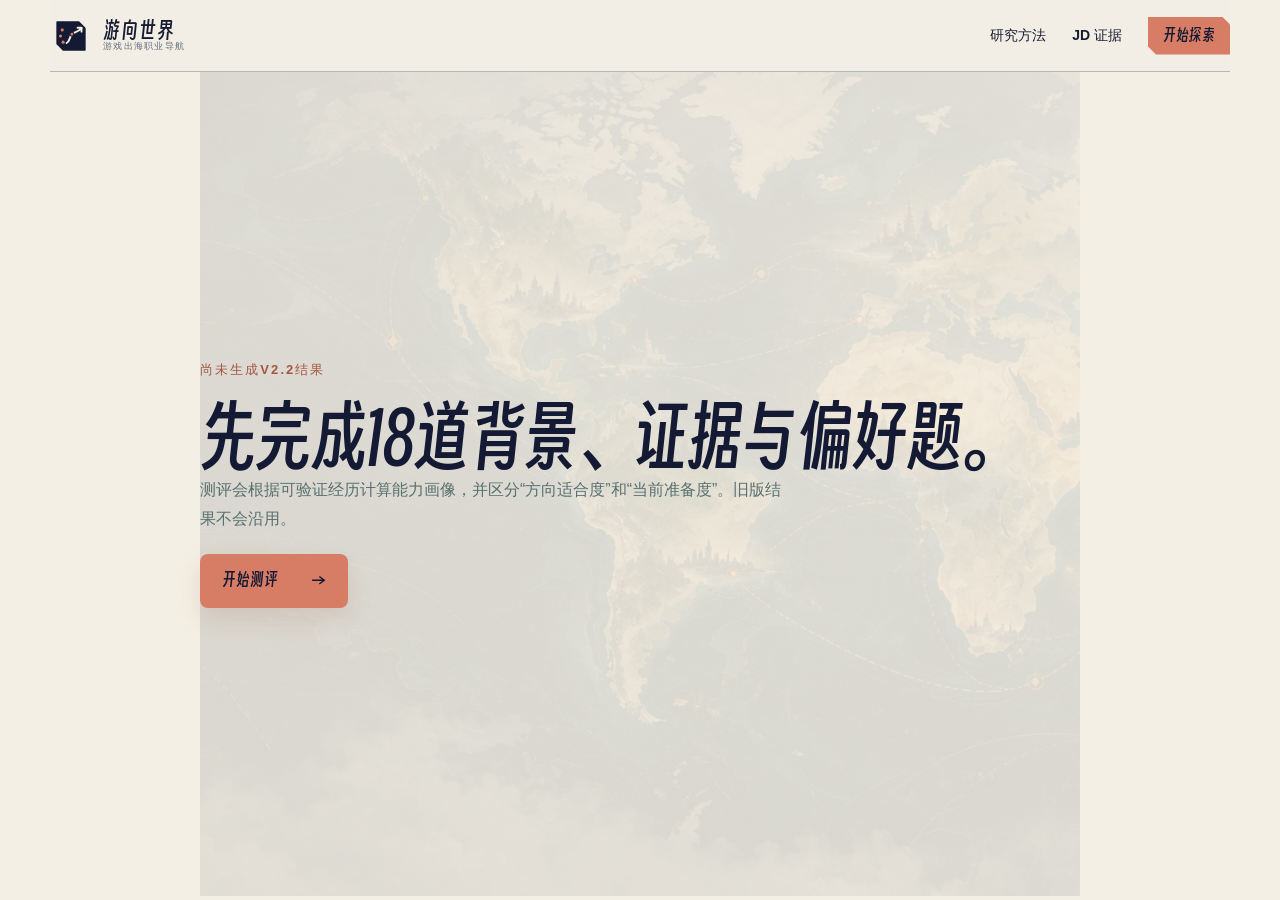
<file: results/index.html>
<!DOCTYPE html><html lang="zh-CN"><head><meta charSet="utf-8"/><meta name="viewport" content="width=device-width, initial-scale=1"/><link rel="stylesheet" href="/_next/static/chunks/02nk2ulgxhyd7.css" data-precedence="next"/><link rel="preload" as="script" fetchPriority="low" href="/_next/static/chunks/0iv.5nzm~z~~9.js"/><script src="/_next/static/chunks/0exk0m7adlla-.js" async=""></script><script src="/_next/static/chunks/0lmq5h3l.1c9l.js" async=""></script><script src="/_next/static/chunks/05ruqmfx568d3.js" async=""></script><script src="/_next/static/chunks/turbopack-05.h6div.1amm.js" async=""></script><script src="/_next/static/chunks/0pi6sxr_8rcpf.js" async=""></script><script src="/_next/static/chunks/176op1ci1oflp.js" async=""></script><script src="/_next/static/chunks/0b60usfq1qwsn.js" async=""></script><script src="/_next/static/chunks/17m3zr96z9dvq.js" async=""></script><script src="/_next/static/chunks/161n3zxtf41kh.js" async=""></script><script src="/_next/static/chunks/149~6~_4_el.9.js" async=""></script><title>职业导航结果｜游向世界</title><meta name="description" content="查看岗位匹配、能力画像、行动计划和职业发展路径。"/><meta property="og:title" content="游向世界｜游戏出海营销职业能力导航器"/><meta property="og:description" content="把你的经历，翻译成走向全球游戏行业的能力坐标。"/><meta property="og:locale" content="zh_CN"/><meta property="og:image" content="https://ericyu18.github.io/og.png"/><meta property="og:image:width" content="1200"/><meta property="og:image:height" content="630"/><meta property="og:image:alt" content="游向世界——游戏出海营销职业能力导航器"/><meta property="og:type" content="website"/><meta name="twitter:card" content="summary_large_image"/><meta name="twitter:title" content="游向世界｜游戏出海营销职业能力导航器"/><meta name="twitter:description" content="把你的经历，翻译成走向全球游戏行业的能力坐标。"/><meta name="twitter:image" content="https://ericyu18.github.io/og.png"/><link rel="icon" href="/favicon.svg"/><script src="/_next/static/chunks/03~yq9q893hmn.js" noModule=""></script></head><body><div hidden=""><!--$--><!--/$--></div><div class="results-shell-v3"><header class="site-header site-header-compact"><a class="brand" aria-label="游向世界首页" href="/"><svg class="brand-symbol" viewBox="0 0 48 48" aria-hidden="true"><path class="brand-symbol-frame" d="M8 8h25l7 7v25H15l-7-7z"></path><circle cx="14" cy="17" r="1.8"></circle><circle cx="12" cy="24" r="1.8"></circle><circle cx="15" cy="31" r="1.8"></circle><path class="brand-symbol-route" d="M19 32c4-2 3-7 6-10 3-3 7-2 11-7"></path><path class="brand-symbol-arrow" d="M31.5 14.5H36v4.5"></path><circle class="brand-symbol-node" cx="25" cy="22" r="2.2"></circle></svg><span class="brand-wordmark"><strong>游向世界</strong><small>游戏出海职业导航</small></span></a><nav aria-label="主导航"><a href="/method/">研究方法</a><a href="/evidence/">JD 证据</a><a class="nav-button" href="/assessment/">开始探索</a></nav></header><main class="empty-result shell narrow-shell"><p class="eyebrow">尚未生成V2.2结果</p><h1>先完成18道背景、证据与偏好题。</h1><p>测评会根据可验证经历计算能力画像，并区分“方向适合度”和“当前准备度”。旧版结果不会沿用。</p><a class="primary-button" href="/assessment/">开始测评<!-- --> <span>→</span></a></main></div><!--$--><!--/$--><script src="/_next/static/chunks/0iv.5nzm~z~~9.js" id="_R_" async=""></script><script>(self.__next_f=self.__next_f||[]).push([0])</script><script>self.__next_f.push([1,"1:\"$Sreact.fragment\"\n2:I[39011,[\"/_next/static/chunks/0pi6sxr_8rcpf.js\",\"/_next/static/chunks/176op1ci1oflp.js\"],\"default\"]\n3:I[37771,[\"/_next/static/chunks/0pi6sxr_8rcpf.js\",\"/_next/static/chunks/176op1ci1oflp.js\"],\"default\"]\n4:I[64911,[\"/_next/static/chunks/0pi6sxr_8rcpf.js\",\"/_next/static/chunks/176op1ci1oflp.js\",\"/_next/static/chunks/0b60usfq1qwsn.js\",\"/_next/static/chunks/17m3zr96z9dvq.js\",\"/_next/static/chunks/161n3zxtf41kh.js\",\"/_next/static/chunks/149~6~_4_el.9.js\"],\"\"]\n5:I[52047,[\"/_next/static/chunks/0pi6sxr_8rcpf.js\",\"/_next/static/chunks/176op1ci1oflp.js\",\"/_next/static/chunks/0b60usfq1qwsn.js\",\"/_next/static/chunks/17m3zr96z9dvq.js\",\"/_next/static/chunks/161n3zxtf41kh.js\",\"/_next/static/chunks/149~6~_4_el.9.js\"],\"ResultsClient\"]\n6:I[6391,[\"/_next/static/chunks/0pi6sxr_8rcpf.js\",\"/_next/static/chunks/176op1ci1oflp.js\"],\"OutletBoundary\"]\n7:\"$Sreact.suspense\"\na:I[6391,[\"/_next/static/chunks/0pi6sxr_8rcpf.js\",\"/_next/static/chunks/176op1ci1oflp.js\"],\"ViewportBoundary\"]\nc:I[6391,[\"/_next/static/chunks/0pi6sxr_8rcpf.js\",\"/_next/static/chunks/176op1ci1oflp.js\"],\"MetadataBoundary\"]\ne:I[65857,[\"/_next/static/chunks/0pi6sxr_8rcpf.js\",\"/_next/static/chunks/176op1ci1oflp.js\"],\"default\",1]\n:HL[\"/_next/static/chunks/02nk2ulgxhyd7.css\",\"style\"]\n"])</script><script>self.__next_f.push([1,"0:{\"P\":null,\"c\":[\"\",\"results\",\"\"],\"q\":\"\",\"i\":false,\"f\":[[[\"\",{\"children\":[\"results\",{\"children\":[\"__PAGE__\",{}]}]},\"$undefined\",\"$undefined\",16],[[\"$\",\"$1\",\"c\",{\"children\":[[[\"$\",\"link\",\"0\",{\"rel\":\"stylesheet\",\"href\":\"/_next/static/chunks/02nk2ulgxhyd7.css\",\"precedence\":\"next\",\"crossOrigin\":\"$undefined\",\"nonce\":\"$undefined\"}],[\"$\",\"script\",\"script-0\",{\"src\":\"/_next/static/chunks/0pi6sxr_8rcpf.js\",\"async\":true,\"nonce\":\"$undefined\"}],[\"$\",\"script\",\"script-1\",{\"src\":\"/_next/static/chunks/176op1ci1oflp.js\",\"async\":true,\"nonce\":\"$undefined\"}]],[\"$\",\"html\",null,{\"lang\":\"zh-CN\",\"children\":[\"$\",\"body\",null,{\"children\":[\"$\",\"$L2\",null,{\"parallelRouterKey\":\"children\",\"error\":\"$undefined\",\"errorStyles\":\"$undefined\",\"errorScripts\":\"$undefined\",\"template\":[\"$\",\"$L3\",null,{}],\"templateStyles\":\"$undefined\",\"templateScripts\":\"$undefined\",\"notFound\":[[[\"$\",\"title\",null,{\"children\":\"404: This page could not be found.\"}],[\"$\",\"div\",null,{\"style\":{\"fontFamily\":\"system-ui,\\\"Segoe UI\\\",Roboto,Helvetica,Arial,sans-serif,\\\"Apple Color Emoji\\\",\\\"Segoe UI Emoji\\\"\",\"height\":\"100vh\",\"textAlign\":\"center\",\"display\":\"flex\",\"flexDirection\":\"column\",\"alignItems\":\"center\",\"justifyContent\":\"center\"},\"children\":[\"$\",\"div\",null,{\"children\":[[\"$\",\"style\",null,{\"dangerouslySetInnerHTML\":{\"__html\":\"body{color:#000;background:#fff;margin:0}.next-error-h1{border-right:1px solid rgba(0,0,0,.3)}@media (prefers-color-scheme:dark){body{color:#fff;background:#000}.next-error-h1{border-right:1px solid rgba(255,255,255,.3)}}\"}}],[\"$\",\"h1\",null,{\"className\":\"next-error-h1\",\"style\":{\"display\":\"inline-block\",\"margin\":\"0 20px 0 0\",\"padding\":\"0 23px 0 0\",\"fontSize\":24,\"fontWeight\":500,\"verticalAlign\":\"top\",\"lineHeight\":\"49px\"},\"children\":404}],[\"$\",\"div\",null,{\"style\":{\"display\":\"inline-block\"},\"children\":[\"$\",\"h2\",null,{\"style\":{\"fontSize\":14,\"fontWeight\":400,\"lineHeight\":\"49px\",\"margin\":0},\"children\":\"This page could not be found.\"}]}]]}]}]],[]],\"forbidden\":\"$undefined\",\"unauthorized\":\"$undefined\"}]}]}]]}],{\"children\":[[\"$\",\"$1\",\"c\",{\"children\":[null,[\"$\",\"$L2\",null,{\"parallelRouterKey\":\"children\",\"error\":\"$undefined\",\"errorStyles\":\"$undefined\",\"errorScripts\":\"$undefined\",\"template\":[\"$\",\"$L3\",null,{}],\"templateStyles\":\"$undefined\",\"templateScripts\":\"$undefined\",\"notFound\":\"$undefined\",\"forbidden\":\"$undefined\",\"unauthorized\":\"$undefined\"}]]}],{\"children\":[[\"$\",\"$1\",\"c\",{\"children\":[[\"$\",\"div\",null,{\"className\":\"results-shell-v3\",\"children\":[[\"$\",\"header\",null,{\"className\":\"site-header site-header-compact\",\"children\":[[\"$\",\"$L4\",null,{\"className\":\"brand\",\"href\":\"/\",\"aria-label\":\"游向世界首页\",\"children\":[[\"$\",\"svg\",null,{\"className\":\"brand-symbol\",\"viewBox\":\"0 0 48 48\",\"aria-hidden\":\"true\",\"children\":[[\"$\",\"path\",null,{\"className\":\"brand-symbol-frame\",\"d\":\"M8 8h25l7 7v25H15l-7-7z\"}],[\"$\",\"circle\",null,{\"cx\":\"14\",\"cy\":\"17\",\"r\":\"1.8\"}],[\"$\",\"circle\",null,{\"cx\":\"12\",\"cy\":\"24\",\"r\":\"1.8\"}],[\"$\",\"circle\",null,{\"cx\":\"15\",\"cy\":\"31\",\"r\":\"1.8\"}],[\"$\",\"path\",null,{\"className\":\"brand-symbol-route\",\"d\":\"M19 32c4-2 3-7 6-10 3-3 7-2 11-7\"}],[\"$\",\"path\",null,{\"className\":\"brand-symbol-arrow\",\"d\":\"M31.5 14.5H36v4.5\"}],[\"$\",\"circle\",null,{\"className\":\"brand-symbol-node\",\"cx\":\"25\",\"cy\":\"22\",\"r\":\"2.2\"}]]}],[\"$\",\"span\",null,{\"className\":\"brand-wordmark\",\"children\":[[\"$\",\"strong\",null,{\"children\":\"游向世界\"}],[\"$\",\"small\",null,{\"children\":\"游戏出海职业导航\"}]]}]]}],[\"$\",\"nav\",null,{\"aria-label\":\"主导航\",\"children\":[[\"$\",\"a\",null,{\"href\":\"/method/\",\"children\":\"研究方法\"}],[\"$\",\"a\",null,{\"href\":\"/evidence/\",\"children\":\"JD 证据\"}],[\"$\",\"a\",null,{\"className\":\"nav-button\",\"href\":\"/assessment/\",\"children\":\"开始探索\"}]]}]]}],[\"$\",\"$L5\",null,{}]]}],[[\"$\",\"script\",\"script-0\",{\"src\":\"/_next/static/chunks/0b60usfq1qwsn.js\",\"async\":true,\"nonce\":\"$undefined\"}],[\"$\",\"script\",\"script-1\",{\"src\":\"/_next/static/chunks/17m3zr96z9dvq.js\",\"async\":true,\"nonce\":\"$undefined\"}],[\"$\",\"script\",\"script-2\",{\"src\":\"/_next/static/chunks/161n3zxtf41kh.js\",\"async\":true,\"nonce\":\"$undefined\"}],[\"$\",\"script\",\"script-3\",{\"src\":\"/_next/static/chunks/149~6~_4_el.9.js\",\"async\":true,\"nonce\":\"$undefined\"}]],[\"$\",\"$L6\",null,{\"children\":[\"$\",\"$7\",null,{\"name\":\"Next.MetadataOutlet\",\"children\":\"$@8\"}]}]]}],{},null,false,null]},null,false,\"$@9\"]},null,false,null],[\"$\",\"$1\",\"h\",{\"children\":[null,[\"$\",\"$La\",null,{\"children\":\"$Lb\"}],[\"$\",\"div\",null,{\"hidden\":true,\"children\":[\"$\",\"$Lc\",null,{\"children\":[\"$\",\"$7\",null,{\"name\":\"Next.Metadata\",\"children\":\"$Ld\"}]}]}],null]}],false]],\"m\":\"$undefined\",\"G\":[\"$e\",[[\"$\",\"link\",\"0\",{\"rel\":\"stylesheet\",\"href\":\"/_next/static/chunks/02nk2ulgxhyd7.css\",\"precedence\":\"next\",\"crossOrigin\":\"$undefined\",\"nonce\":\"$undefined\"}]]],\"S\":true,\"h\":null,\"s\":\"$undefined\",\"l\":\"$undefined\",\"p\":\"$undefined\",\"d\":\"$undefined\",\"b\":\"64MEzOf4T1KM1SQX_alsn\"}\n"])</script><script>self.__next_f.push([1,"f:[]\n9:\"$Wf\"\n"])</script><script>self.__next_f.push([1,"b:[[\"$\",\"meta\",\"0\",{\"charSet\":\"utf-8\"}],[\"$\",\"meta\",\"1\",{\"name\":\"viewport\",\"content\":\"width=device-width, initial-scale=1\"}]]\n"])</script><script>self.__next_f.push([1,"10:I[35167,[\"/_next/static/chunks/0pi6sxr_8rcpf.js\",\"/_next/static/chunks/176op1ci1oflp.js\"],\"IconMark\"]\n8:null\nd:[[\"$\",\"title\",\"0\",{\"children\":\"职业导航结果｜游向世界\"}],[\"$\",\"meta\",\"1\",{\"name\":\"description\",\"content\":\"查看岗位匹配、能力画像、行动计划和职业发展路径。\"}],[\"$\",\"meta\",\"2\",{\"property\":\"og:title\",\"content\":\"游向世界｜游戏出海营销职业能力导航器\"}],[\"$\",\"meta\",\"3\",{\"property\":\"og:description\",\"content\":\"把你的经历，翻译成走向全球游戏行业的能力坐标。\"}],[\"$\",\"meta\",\"4\",{\"property\":\"og:locale\",\"content\":\"zh_CN\"}],[\"$\",\"meta\",\"5\",{\"property\":\"og:image\",\"content\":\"https://ericyu18.github.io/og.png\"}],[\"$\",\"meta\",\"6\",{\"property\":\"og:image:width\",\"content\":\"1200\"}],[\"$\",\"meta\",\"7\",{\"property\":\"og:image:height\",\"content\":\"630\"}],[\"$\",\"meta\",\"8\",{\"property\":\"og:image:alt\",\"content\":\"游向世界——游戏出海营销职业能力导航器\"}],[\"$\",\"meta\",\"9\",{\"property\":\"og:type\",\"content\":\"website\"}],[\"$\",\"meta\",\"10\",{\"name\":\"twitter:card\",\"content\":\"summary_large_image\"}],[\"$\",\"meta\",\"11\",{\"name\":\"twitter:title\",\"content\":\"游向世界｜游戏出海营销职业能力导航器\"}],[\"$\",\"meta\",\"12\",{\"name\":\"twitter:description\",\"content\":\"把你的经历，翻译成走向全球游戏行业的能力坐标。\"}],[\"$\",\"meta\",\"13\",{\"name\":\"twitter:image\",\"content\":\"https://ericyu18.github.io/og.png\"}],[\"$\",\"link\",\"14\",{\"rel\":\"icon\",\"href\":\"/favicon.svg\"}],[\"$\",\"$L10\",\"15\",{}]]\n"])</script></body></html>
</file>
<file: _next/static/chunks/02nk2ulgxhyd7.css>
@layer theme{:root,:host{--font-sans:ui-sans-serif, system-ui, sans-serif, "Apple Color Emoji", "Segoe UI Emoji", "Segoe UI Symbol", "Noto Color Emoji";--font-mono:ui-monospace, SFMono-Regular, Menlo, Monaco, Consolas, "Liberation Mono", "Courier New", monospace;--spacing:.25rem;--default-font-family:var(--font-sans);--default-mono-font-family:var(--font-mono)}}@layer base{*,:after,:before,::backdrop{box-sizing:border-box;border:0 solid;margin:0;padding:0}::file-selector-button{box-sizing:border-box;border:0 solid;margin:0;padding:0}html,:host{-webkit-text-size-adjust:100%;tab-size:4;line-height:1.5;font-family:var(--default-font-family,ui-sans-serif, system-ui, sans-serif, "Apple Color Emoji", "Segoe UI Emoji", "Segoe UI Symbol", "Noto Color Emoji");font-feature-settings:var(--default-font-feature-settings,normal);font-variation-settings:var(--default-font-variation-settings,normal);-webkit-tap-highlight-color:transparent}hr{height:0;color:inherit;border-top-width:1px}abbr:where([title]){-webkit-text-decoration:underline dotted;text-decoration:underline dotted}h1,h2,h3,h4,h5,h6{font-size:inherit;font-weight:inherit}a{color:inherit;-webkit-text-decoration:inherit;-webkit-text-decoration:inherit;-webkit-text-decoration:inherit;-webkit-text-decoration:inherit;text-decoration:inherit}b,strong{font-weight:bolder}code,kbd,samp,pre{font-family:var(--default-mono-font-family,ui-monospace, SFMono-Regular, Menlo, Monaco, Consolas, "Liberation Mono", "Courier New", monospace);font-feature-settings:var(--default-mono-font-feature-settings,normal);font-variation-settings:var(--default-mono-font-variation-settings,normal);font-size:1em}small{font-size:80%}sub,sup{vertical-align:baseline;font-size:75%;line-height:0;position:relative}sub{bottom:-.25em}sup{top:-.5em}table{text-indent:0;border-color:inherit;border-collapse:collapse}:-moz-focusring{outline:auto}progress{vertical-align:baseline}summary{display:list-item}ol,ul,menu{list-style:none}img,svg,video,canvas,audio,iframe,embed,object{vertical-align:middle;display:block}img,video{max-width:100%;height:auto}button,input,select,optgroup,textarea{font:inherit;font-feature-settings:inherit;font-variation-settings:inherit;letter-spacing:inherit;color:inherit;opacity:1;background-color:#0000;border-radius:0}::file-selector-button{font:inherit;font-feature-settings:inherit;font-variation-settings:inherit;letter-spacing:inherit;color:inherit;opacity:1;background-color:#0000;border-radius:0}:where(select:is([multiple],[size])) optgroup{font-weight:bolder}:where(select:is([multiple],[size])) optgroup option{padding-inline-start:20px}::file-selector-button{margin-inline-end:4px}::placeholder{opacity:1}@supports (not ((-webkit-appearance:-apple-pay-button))) or (contain-intrinsic-size:1px){::placeholder{color:currentColor}@supports (color:color-mix(in lab, red, red)){::placeholder{color:color-mix(in oklab, currentcolor 50%, transparent)}}}textarea{resize:vertical}::-webkit-search-decoration{-webkit-appearance:none}::-webkit-date-and-time-value{min-height:1lh;text-align:inherit}::-webkit-datetime-edit{display:inline-flex}::-webkit-datetime-edit-fields-wrapper{padding:0}::-webkit-datetime-edit{padding-block:0}::-webkit-datetime-edit-year-field{padding-block:0}::-webkit-datetime-edit-month-field{padding-block:0}::-webkit-datetime-edit-day-field{padding-block:0}::-webkit-datetime-edit-hour-field{padding-block:0}::-webkit-datetime-edit-minute-field{padding-block:0}::-webkit-datetime-edit-second-field{padding-block:0}::-webkit-datetime-edit-millisecond-field{padding-block:0}::-webkit-datetime-edit-meridiem-field{padding-block:0}::-webkit-calendar-picker-indicator{line-height:1}:-moz-ui-invalid{box-shadow:none}button,input:where([type=button],[type=reset],[type=submit]){appearance:button}::file-selector-button{appearance:button}::-webkit-inner-spin-button{height:auto}::-webkit-outer-spin-button{height:auto}[hidden]:where(:not([hidden=until-found])){display:none!important}}@layer components;@layer utilities{.start{inset-inline-start:var(--spacing)}.table{display:table}.rounded{border-radius:.25rem}}:root{--ink:#102a2a;--muted:#58706f;--paper:#f5f7f2;--surface:#fff;--line:#d9e2dc;--teal:#147d70;--teal-dark:#0f6259;--lime:#d8ef85;--amber:#e8a33d;--radius:18px;--shadow:0 24px 70px #1239341a}*{box-sizing:border-box}html{scroll-behavior:smooth}body{background:var(--paper);color:var(--ink);margin:0;font-family:Noto Sans SC,Microsoft YaHei,system-ui,sans-serif;line-height:1.6;overflow-x:hidden}button,input{font:inherit}button{color:inherit}button:disabled{cursor:not-allowed;opacity:.45}h2{letter-spacing:-.04em;margin:0;font-size:clamp(30px,4vw,48px);line-height:1.14}h3{margin:0;line-height:1.3}p{text-wrap:pretty}a{color:inherit;text-decoration:none}.shell{width:min(1180px,100% - 40px);margin-inline:auto}.site-header{border-bottom:1px solid var(--line);justify-content:space-between;align-items:center;width:min(1180px,100% - 40px);height:76px;margin-inline:auto;display:flex}.brand{letter-spacing:.04em;align-items:center;gap:10px;font-weight:800;display:inline-flex}.brand-mark{background:var(--ink);width:34px;height:34px;color:var(--lime);border-radius:50%;place-items:center;display:grid}nav{align-items:center;gap:28px;font-size:14px;font-weight:650;display:flex}.nav-button{border:1px solid var(--ink);border-radius:999px;padding:8px 16px}.hero{grid-template-columns:minmax(0,1.15fr) minmax(360px,.85fr);align-items:center;gap:clamp(52px,7vw,88px);min-height:calc(100vh - 118px);padding-block:76px 88px;display:grid}.eyebrow{color:var(--teal);letter-spacing:.16em;text-transform:uppercase;margin:0 0 18px;font-size:13px;font-weight:800}h1{letter-spacing:-.055em;max-width:780px;margin:0;font-size:clamp(42px,6vw,76px);font-weight:800;line-height:1.1}.home-title{text-wrap:balance;max-width:720px;font-size:clamp(52px,5.35vw,72px);line-height:1.08}.home-title span{display:block}.home-title span:last-child{color:var(--teal)}.hero-summary{border-left:3px solid var(--lime);max-width:660px;margin-top:30px;padding-left:20px}.hero-summary p{margin:0}.hero-promise{color:var(--muted);font-size:16px;line-height:1.75}.hero-promise strong{color:var(--ink);margin-bottom:3px;font-size:15px;display:block}.hero-basis{color:var(--muted);font-size:12px;margin-top:14px!important}.hero-basis span{color:var(--teal-dark);letter-spacing:.08em;margin-right:10px;font-weight:800}.hero-actions{align-items:center;gap:26px;margin-top:34px;display:flex}.primary-button{background:var(--teal);color:#fff;border-radius:10px;align-items:center;gap:34px;min-height:54px;padding:0 22px;font-weight:750;display:inline-flex;box-shadow:0 10px 24px #147d7038}.primary-button:hover,.primary-button:focus-visible{background:var(--teal-dark)}.text-link{color:var(--teal-dark);border-bottom:1px solid;font-weight:700}.hero-panel{background:var(--ink);color:#fff;min-height:500px;box-shadow:var(--shadow);border:1px solid #102a2a1f;border-radius:22px;padding:38px;position:relative;overflow:hidden}.panel-label{color:var(--lime);letter-spacing:.12em;font-size:13px;font-weight:750}.panel-intro{z-index:1;color:#c4d5d1;max-width:340px;margin:24px 0 0;font-size:16px;line-height:1.75;position:relative}.output-list{z-index:1;margin:36px 0 0;padding:0;list-style:none;position:relative}.output-list li{border-top:1px solid #ffffff26;grid-template-columns:42px 1fr;gap:14px;padding:18px 0;display:grid}.output-list li>span{color:var(--lime);font:700 12px/1.6 ui-monospace,monospace}.output-list strong,.output-list small{display:block}.output-list strong{font-size:17px}.output-list small{color:#aec2bd;margin-top:3px;font-size:12px}.route-coordinate{z-index:1;color:#8ea9a3;letter-spacing:.12em;grid-template-columns:auto 1fr auto;align-items:center;gap:10px;margin-top:23px;font:700 9px ui-monospace,monospace;display:grid;position:relative}.route-coordinate i{border-top:1px dashed #d8ef856b}.globe-grid{border:1px solid #d8ef8547;border-radius:50%;width:260px;height:260px;position:absolute;bottom:-90px;right:-85px}.globe-grid:before,.globe-grid:after,.globe-grid i{content:"";border:1px solid #d8ef852e;border-radius:50%;position:absolute;inset:25%}.globe-grid:before{inset:0 38%}.globe-grid:after{inset:38% 0}.research-narrative{border-top:1px solid var(--line);background:#ffffff8c;padding-block:88px 0}.research-funnel-layout{grid-template-columns:minmax(0,1.2fr) minmax(320px,.8fr);align-items:start;gap:clamp(52px,8vw,100px);display:grid}.research-funnel-copy>h2{max-width:680px}.research-funnel-copy>p:last-of-type{max-width:690px;color:var(--muted);margin:22px 0 0;font-size:15px}.sample-funnel{border-block:1px solid var(--line);grid-template-columns:repeat(3,1fr);margin:42px 0 0;padding:0;list-style:none;display:grid}.sample-funnel li{min-width:0;padding:24px 28px 24px 0;position:relative}.sample-funnel li+li{border-left:1px solid var(--line);padding-left:28px}.sample-funnel li:not(:last-child):after{content:"→";z-index:1;width:18px;color:var(--teal);text-align:center;background:#fafbf8;font-weight:800;position:absolute;top:31px;right:-9px}.sample-funnel strong,.sample-funnel span,.sample-funnel small{display:block}.sample-funnel strong{color:var(--teal);font:800 44px/1 ui-monospace,monospace}.sample-funnel span{margin-top:12px;font-size:14px;font-weight:800}.sample-funnel small{color:var(--muted);margin-top:3px;font-size:11px;line-height:1.5}.research-status{border-top:3px solid var(--amber);padding:4px 0 0}.research-status header{justify-content:space-between;align-items:baseline;gap:18px;padding:18px 0;display:flex}.research-status header span{color:#8b5513;letter-spacing:.08em;font-size:12px;font-weight:800}.research-status header strong{font:750 12px ui-monospace,monospace}.research-status dl{border-top:1px solid var(--line);margin:0}.research-status dl>div{border-bottom:1px solid var(--line);justify-content:space-between;gap:18px;padding:12px 0;font-size:12px;display:flex}.research-status dt{color:var(--muted)}.research-status dd{text-align:right;margin:0;font-weight:750}.research-status>p{color:var(--muted);margin:18px 0;font-size:12px;line-height:1.7}.research-status>a{color:var(--teal-dark);border-bottom:1px solid;font-size:13px;font-weight:750}.research-brief{border-top:1px solid var(--line);grid-template-columns:repeat(3,1fr);margin-top:70px;display:grid}.research-brief p{min-width:0;margin:0;padding:28px 34px 30px 0}.research-brief p+p{border-left:1px solid var(--line);padding-left:34px}.research-brief strong,.research-brief span{display:block}.research-brief strong{color:var(--teal);letter-spacing:.08em;font-size:11px}.research-brief span{margin-top:6px;font-size:14px;font-weight:650}.role-overview-section{padding-block:90px}.role-overview-list{border-top:1px solid var(--line)}.role-overview-list article{border-bottom:1px solid var(--line);grid-template-columns:55px 240px 1fr auto;align-items:baseline;gap:20px;padding:26px 0;transition:background-color .18s;display:grid}.role-overview-list article:hover{background:#ffffff7a}.role-overview-list article>span{color:var(--teal);font:700 11px ui-monospace,monospace}.role-overview-list h3{font-size:18px}.role-overview-list p{color:var(--muted);margin:0;font-size:13px;line-height:1.65}.role-overview-list small{color:var(--teal-dark);white-space:nowrap;font:750 11px ui-monospace,monospace}.narrow-shell{max-width:880px}.section-heading{margin-bottom:40px}.split-heading{grid-template-columns:1.15fr .85fr;align-items:end;gap:70px;display:grid}.split-heading>p{color:var(--muted);margin:0}.section-kicker{color:var(--teal);letter-spacing:.14em;text-transform:uppercase;margin:0 0 10px;font-size:12px;font-weight:850}.section-kicker.light{color:var(--lime)}.mini-label{color:var(--teal-dark);background:#d8efe9;border-radius:999px;margin-bottom:16px;padding:5px 9px;font-size:11px;font-weight:800;display:inline-block}.mini-label.amber{color:#8b5513;background:#fff0d9}.demo-notice{color:#684b23;background:#fff7e9;border:1px solid #e7cfac;border-radius:12px;align-items:flex-start;gap:12px;padding:16px 18px;font-size:13px;display:flex}.demo-notice>span{color:var(--amber)}.demo-notice strong,.demo-notice p{margin:0;display:block}.demo-notice p{color:#80643d;margin-top:2px}.demo-notice-compact{border-radius:999px;padding:8px 12px;font-size:12px;display:inline-flex}.button-reset{cursor:pointer;border:0}.secondary-button{border:1px solid var(--line);cursor:pointer;background:#fff;border-radius:10px;min-height:50px;padding:0 18px;font-weight:700}.dark-button{background:var(--ink);color:#fff;cursor:pointer;border:0;border-radius:9px;min-height:48px;padding:0 20px;font-weight:750}.assessment-top{padding-top:18px}.assessment-layout{grid-template-columns:280px minmax(0,1fr);align-items:start;gap:clamp(44px,8vw,100px);width:min(1180px,100% - 40px);margin:36px auto 90px;display:grid}.assessment-rail{position:sticky;top:24px}.rail-kicker{color:var(--teal);letter-spacing:.12em;margin:0 0 12px;font-size:12px;font-weight:800}.assessment-rail h1{letter-spacing:-.045em;font-size:36px}.step-list{margin:38px 0 0;padding:0;list-style:none}.step-list li{color:#82918f;align-items:center;gap:13px;padding:13px 0;display:flex;position:relative}.step-list li:after{content:"";border-left:1px solid var(--line);height:12px;position:absolute;top:41px;left:14px}.step-list li:last-child:after{display:none}.step-list li>span{border:1px solid var(--line);border-radius:50%;place-items:center;width:30px;height:30px;font-size:11px;display:grid}.step-list li.active,.step-list li.done{color:var(--ink)}.step-list li.active>span{border-color:var(--teal);background:var(--teal);color:#fff}.step-list li.done>span{color:var(--teal);background:#e4f2ec;border-color:#bddbcf}.demo-loader{border-top:1px solid var(--line);margin-top:40px;padding-top:22px}.demo-loader>strong{color:var(--muted);margin-bottom:9px;font-size:12px;display:block}.demo-loader button{width:100%;color:var(--teal-dark);text-align:left;cursor:pointer;background:0 0;border:0;padding:6px 0;font-size:12px;display:block}.demo-loader button:hover{text-decoration:underline}.assessment-main{min-width:0}.progress-wrap>div:first-child{color:var(--muted);justify-content:space-between;margin-bottom:9px;font-size:12px;font-weight:700;display:flex}.progress-track{background:#dfe6e1;border-radius:999px;height:5px;overflow:hidden}.progress-track i{border-radius:inherit;background:var(--teal);height:100%;transition:width .25s;display:block}.progress-wrap>small{color:var(--muted);margin-top:8px;font-size:10px;display:block}.question-stack{margin-top:34px}.question-block{border:0;border-top:1px solid var(--line);min-width:0;margin:0;padding:30px 0}.question-block legend{align-items:flex-start;gap:13px;max-width:100%;padding:0;font-size:20px;font-weight:750;line-height:1.45;display:flex}.question-block legend>span{color:var(--teal);flex:none;padding-top:3px;font:700 11px/1.6 ui-monospace,monospace}.question-block legend>small{color:var(--muted);flex:none;padding-top:2px;font:650 11px/1.7 ui-monospace,monospace}.question-description{color:var(--muted);margin:8px 0 0 38px;font-size:13px}.option-grid{grid-template-columns:repeat(2,minmax(0,1fr));gap:10px;margin:18px 0 0 38px;display:grid}.option-card{border:1px solid var(--line);cursor:pointer;background:#ffffffa8;border-radius:11px;grid-template-columns:20px 1fr;align-items:center;gap:10px;min-height:64px;padding:13px 14px;transition:border-color .15s,background .15s,transform .15s;display:grid;position:relative}.option-card:hover{border-color:#9cbdb5;transform:translateY(-1px)}.option-card.selected{border-color:var(--teal);box-shadow:inset 0 0 0 1px var(--teal);background:#eef8f4}.option-card input{opacity:0;pointer-events:none;position:absolute}.option-indicator{background:#fff;border:1.5px solid #9badab;border-radius:50%;width:18px;height:18px}.option-card input[type=checkbox]+.option-indicator{border-radius:5px}.option-card.selected .option-indicator{border:5px solid var(--teal)}.option-card.selected input[type=checkbox]+.option-indicator{background:var(--lime);border-width:4px}.option-card>span:last-child{font-size:13px;font-weight:650;line-height:1.45}.option-card small{color:var(--muted);font-weight:400;display:block}.scale-grid{grid-template-columns:repeat(5,minmax(0,1fr))}.scale-grid .option-card{text-align:center;grid-template-columns:1fr;align-content:center;justify-items:center;gap:7px;min-height:82px;padding:10px}.scale-grid .option-card>span:last-child{font-size:11px}.number-answer{grid-template-columns:140px auto;align-items:center;gap:8px 12px;margin:20px 0 0 38px;display:grid}.number-answer input{border:1px solid var(--line);width:140px;min-height:56px;color:var(--ink);background:#fff;border-radius:10px;padding:0 14px;font-size:20px;font-weight:750}.number-answer>span{color:var(--teal-dark);font-size:13px;font-weight:700}.number-answer small{color:var(--muted);grid-column:1/-1;font-size:11px}.question-error{background:#fff8f5;border:1px solid #d98672;border-radius:12px;margin-top:10px;padding-inline:18px}.supplemental-answer{border-left:3px solid var(--teal);background:#ffffffb3;gap:9px;margin:18px 0 0 38px;padding:16px;display:grid}.supplemental-answer>span,.supplemental-answer legend{color:var(--ink);font-size:13px;font-weight:750}.supplemental-answer select{border:1px solid var(--line);background:#fff;border-radius:9px;width:min(320px,100%);min-height:44px;padding:0 36px 0 12px}.supplemental-answer small{color:var(--muted);font-size:10px}.supplemental-answer.supplemental-error{background:#fff8f5;border-left-color:#a33d28}.supplemental-group{gap:10px;display:grid}.supplemental-group>small{color:var(--muted);margin:2px 0 0 38px;font-size:10px}.relevance-selector{border-top:0;border-bottom:0;border-right:0}.relevance-selector>div{gap:7px;display:grid}.relevance-selector label{border:1px solid var(--line);color:var(--muted);cursor:pointer;background:#fff;border-radius:8px;align-items:center;gap:9px;padding:9px 11px;font-size:11px;display:flex;position:relative}.relevance-selector label.selected{border-color:var(--teal);color:var(--ink);background:#eef8f4}.error-text{color:#a33d28;margin:10px 0 0 38px;font-size:12px;font-weight:700}.assessment-actions{border-top:1px solid var(--line);justify-content:space-between;gap:16px;padding-top:26px;display:flex}.assessment-actions button:disabled{opacity:.48;cursor:not-allowed}.submission-error{color:#7a2f20;background:#fff4ef;border-left:3px solid #a33d28;border-radius:8px;margin-top:16px;padding:16px 18px}.submission-error strong{font-size:12px}.submission-error p{margin:5px 0 10px;font-size:11px}.submission-error button{color:inherit;font:inherit;cursor:pointer;background:0 0;border:1px solid;border-radius:7px;padding:6px 10px;font-size:11px;font-weight:750}.privacy-line{color:var(--muted);text-align:right;margin:14px 0 0;font-size:11px}.result-hero{grid-template-columns:1.2fr .8fr;align-items:end;gap:70px;padding-block:90px 70px;display:grid}.result-hero h1{font-size:clamp(46px,6vw,78px)}.result-hero h1 em{color:var(--teal);font-style:normal}.result-intro{max-width:660px;color:var(--muted);margin:22px 0 0;font-size:18px}.result-meta{justify-self:end;max-width:370px}.result-meta>p{color:var(--muted);margin:14px 0 0;font-size:12px}.result-section{padding-block:78px}.match-list{border-top:1px solid var(--line)}.match-row{border-bottom:1px solid var(--line)}.match-row.featured{background:#fff;border:1px solid #b9d3cb;border-radius:18px;margin-inline:-16px;box-shadow:0 14px 40px #12393412}.role-card-summary{cursor:pointer;grid-template-columns:72px minmax(0,1fr) 210px;align-items:center;gap:30px;padding:34px 44px 34px 22px;list-style:none;display:grid;position:relative}.featured>.role-card-summary{padding-inline:38px 58px}.role-card-summary::-webkit-details-marker{display:none}.role-card-summary:after{content:"＋";color:var(--teal);font-size:16px;font-weight:800;position:absolute;top:24px;right:20px}.role-match-card[open]>.role-card-summary:after{content:"－"}.role-card-details{padding:0 44px 32px 124px}.featured>.role-card-details{padding-inline:140px 58px}.role-card-details>ul{color:var(--muted);margin:14px 0 0;padding-left:18px;font-size:11px}.contribution-strip{grid-template-columns:repeat(3,minmax(0,1fr));gap:8px;display:grid}.contribution-strip span{border:1px solid var(--line);color:var(--muted);background:#f6f8f5;border-radius:8px;justify-content:space-between;gap:8px;padding:9px 10px;font-size:10px;display:flex}.contribution-strip b{color:var(--ink);font:750 11px ui-monospace,monospace}.direct-evidence,.sample-calibration{color:var(--muted);margin:12px 0 0;font-size:10px}.direct-evidence.active{border-left:3px solid var(--teal);color:var(--teal-dark);background:#e8f1ed;padding:10px 12px}.sample-calibration{color:#6e4b1d}.match-rank{color:var(--teal);font:700 14px ui-monospace,monospace}.match-copy>span{color:var(--teal);letter-spacing:.08em;font-size:11px;font-weight:800}.match-copy h3{margin-top:4px;font-size:25px}.match-copy p{color:var(--muted);margin:7px 0 0;font-size:14px}.match-copy ul{flex-wrap:wrap;gap:7px;margin:14px 0 0;padding:0;list-style:none;display:flex}.match-copy li{color:#385a55;background:#edf3ef;border-radius:6px;padding:4px 8px;font-size:11px}.metric-key{color:var(--muted);justify-content:flex-end;gap:18px;margin:-20px 0 14px;font-size:11px;display:flex}.metric-key span{align-items:center;gap:6px;display:inline-flex}.metric-key i{border-radius:50%;width:8px;height:8px}.fit-dot,.fit-bar{background:var(--teal)}.ready-dot,.ready-bar{background:var(--amber)}.dual-scores{gap:16px;display:grid}.dual-scores>div{grid-template-columns:1fr auto;align-items:baseline;gap:4px 10px;display:grid}.dual-scores span{color:var(--muted);font-size:10px}.dual-scores strong{font:750 24px/1 ui-monospace,monospace}.dual-scores>div>div{background:#dce4df;border-radius:99px;grid-column:1/-1;height:5px;overflow:hidden}.dual-scores i{border-radius:inherit;height:100%;display:block}.gate-note{border-left:3px solid var(--amber);background:#fff7e9;margin-top:12px;padding:10px 12px}.gate-note p{color:#6e4b1d;margin:3px 0;font-size:11px}.gate-note .gate-limiting{font-weight:650}.gate-note .gate-nonlimiting{color:var(--muted)}.readiness-breakdown{margin-top:12px}.readiness-breakdown summary{width:max-content;color:var(--teal-dark);cursor:pointer;font-size:11px;font-weight:750}.readiness-breakdown>div{border:1px solid var(--line);background:#f7f9f6;border-radius:9px;grid-template-columns:repeat(2,minmax(0,1fr));gap:7px 12px;margin-top:10px;padding:12px;display:grid}.readiness-breakdown span{color:var(--muted);justify-content:space-between;gap:8px;font-size:10px;display:flex}.readiness-breakdown>div>strong{color:var(--teal-dark);grid-column:1/-1;font-size:11px}.tinted-section{background:#eaf0eb}.capability-layout{grid-template-columns:1.15fr .85fr;gap:80px;display:grid}.bar-row{grid-template-columns:165px 1fr 34px;align-items:center;gap:14px;padding:10px 0;display:grid}.bar-row>span{font-size:13px;font-weight:650}.bar-row>span small{color:var(--muted);margin-top:3px;font-size:9px;font-weight:550;line-height:1.35;display:block}.bar-row>div{background:#d3ddd6;border-radius:99px;height:10px;overflow:hidden}.bar-row i{border-radius:inherit;background:var(--teal);height:100%;display:block}.bar-row strong{font:700 12px ui-monospace,monospace}.ability-card{border-bottom:1px solid #102a2a14}.ability-card summary{cursor:pointer;list-style:none}.ability-card summary::-webkit-details-marker{display:none}.ability-card summary>span{padding-right:18px;position:relative}.ability-card summary>span:after{content:"";width:7px;height:7px;color:var(--teal);border-bottom:1.5px solid;border-right:1.5px solid;transition:transform .18s;position:absolute;top:.42em;right:2px;transform:translateY(-2px)rotate(45deg)}.ability-card[open] summary>span:after{content:"";transform:translateY(2px)rotate(225deg)}.ability-evidence-detail{background:#ffffffb8;border-radius:10px;grid-template-columns:1fr 1fr;gap:8px 18px;margin:0 0 12px 165px;padding:14px;display:grid}.ability-evidence-detail p{color:var(--muted);margin:0;font-size:10px}.ability-evidence-detail b{color:var(--ink);margin-bottom:2px;font-size:10px;display:block}.portfolio-context{color:var(--muted);margin:14px 0 0;font-size:10px}.bar-row.readiness-evidence>div{background:#eadfce}.bar-row.readiness-evidence i{background:var(--amber)}.signal-line{border-left:3px solid var(--teal);color:var(--muted);background:#ffffff94;margin:18px 0 0;padding:13px 15px;font-size:12px}.signal-line strong{color:var(--ink)}.strength-gap{grid-template-columns:1fr 1fr;gap:16px;display:grid}.strength-gap>article{background:#ffffffb3;border:1px solid #102a2a1a;border-radius:15px;padding:22px}.strength-gap article>div{border-top:1px solid var(--line);padding:14px 0}.strength-gap article>div:first-of-type{border-top:0}.strength-gap strong{font-size:14px}.strength-gap p{color:var(--muted);margin:3px 0 0;font-size:11px}.advice-section{grid-template-columns:180px 1fr;gap:54px;padding-block:70px;display:grid;position:relative}.advice-badge{color:var(--teal);font-size:13px;font-weight:800}.advice-badge small{width:max-content;color:var(--teal-dark);background:#e2eee9;border-radius:5px;margin-top:8px;padding:3px 7px;display:block}.advice-section blockquote{letter-spacing:-.02em;margin:0;font-size:clamp(23px,3vw,34px);font-weight:650;line-height:1.5}.advice-section>p{color:var(--muted);grid-column:2;margin:-24px 0 0;font-size:11px}.timeline{grid-template-columns:repeat(3,1fr);gap:16px;display:grid}.timeline>article{border:1px solid var(--line);background:#fff;border-radius:16px;padding:26px}.timeline header{border-bottom:1px solid var(--line);align-items:baseline;gap:5px;padding-bottom:20px;display:flex}.timeline header strong{color:var(--teal);font:750 36px/1 ui-monospace,monospace}.timeline header span{color:var(--muted);font-size:12px}.timeline-task{border-bottom:1px solid var(--line);padding:22px 0}.timeline-task:last-child{border-bottom:0}.timeline-task h3{font-size:16px}.timeline-task p{color:var(--muted);margin:7px 0;font-size:12px}.timeline-task small{color:var(--teal-dark);margin-top:5px;font-size:11px;font-weight:700;display:block}.plan-status{border-left:3px solid var(--teal);color:var(--muted);background:#e8f1ed;margin:-20px 0 20px;padding:12px 14px;font-size:11px}.plan-status.warning{border-left-color:var(--amber);color:#80643d;background:#fff7e9}.task-code{color:var(--muted);margin-bottom:7px;font:700 10px ui-monospace,monospace;display:block}.dark-section{background:var(--ink);color:#fff}.path-grid{grid-template-columns:.8fr 1.2fr;gap:40px 80px;padding-block:80px;display:grid}.path-grid>div:first-child>p:last-child{color:#a8bdb8}.career-path{margin:0;padding:0;list-style:none}.career-path li{border-top:1px solid #ffffff24;grid-template-columns:45px 1fr;gap:14px;padding:17px 0;display:grid}.career-path span{color:var(--lime);font:700 11px ui-monospace,monospace}.career-path.detailed-path li>div{min-width:0}.career-path.detailed-path strong,.career-path.detailed-path small{display:block}.career-path.detailed-path small{color:#a8bdb8;margin-top:4px;font-size:11px}.career-path.detailed-path strong+strong{margin-top:7px}.career-path.detailed-path strong em{color:#a8bdb8;margin-left:4px;font-size:11px;font-style:normal;font-weight:500;display:inline}.portfolio-box{background:#ffffff0a;border:1px solid #d8ef853d;border-radius:14px;grid-column:2;padding:22px}.portfolio-box>span{color:var(--lime);letter-spacing:.1em;font-size:11px;font-weight:800}.portfolio-box ul{color:#d5e0dd;flex-wrap:wrap;gap:10px 22px;margin:14px 0 0;padding-left:18px;font-size:13px;display:flex}.portfolio-box p{color:#d5e0dd;margin:12px 0 0;font-size:13px}.role-entry-grid{grid-template-columns:1fr 1fr;gap:14px;display:grid}.role-entry-grid article{background:#ffffff09;border:1px solid #ffffff24;border-radius:12px;padding:20px}.role-entry-grid span,.human-ai-grid span{color:var(--lime);letter-spacing:.08em;font-size:11px;font-weight:800}.role-entry-grid ul{color:#d5e0dd;margin:12px 0 0;padding-left:18px;font-size:12px}.human-ai-grid{grid-template-columns:repeat(3,1fr);gap:14px;display:grid}.human-ai-grid article{border:1px solid var(--line);background:#fff;border-radius:14px;padding:24px}.human-ai-grid span{color:var(--teal)}.human-ai-grid p{color:var(--muted);margin:14px 0 0;font-size:13px}.human-ai-grid ul{color:var(--muted);margin:14px 0 0;padding-left:18px;font-size:12px}.human-ai-grid li+li{margin-top:7px}.evidence-summary{grid-template-columns:.8fr 1.2fr;gap:50px 90px;display:grid}.evidence-summary>div:first-child p:last-child{color:var(--muted)}.evidence-summary>ul{margin:0;padding:0;list-style:none}.evidence-summary>ul li{border-top:1px solid var(--line);grid-template-columns:80px 1fr auto;gap:14px;padding:16px 0;display:grid}.evidence-summary>ul span,.evidence-summary>ul small{color:var(--teal);font-size:11px}.evidence-summary>ul strong{font-size:13px}.result-actions{grid-column:2;align-items:center;gap:24px;display:flex}.validation-split{color:var(--muted);margin-top:14px;font-size:11px}.secondary-link{color:var(--teal-dark);font-size:13px;font-weight:750;text-decoration:underline}.empty-result{flex-direction:column;justify-content:center;align-items:flex-start;min-height:calc(100vh - 76px);display:flex}.empty-result h1{font-size:clamp(44px,6vw,70px)}.empty-result>p:not(.eyebrow){max-width:590px;color:var(--muted)}.empty-result .primary-button{margin-top:20px}.challenge-tabs{flex-wrap:wrap;gap:8px;margin:0 0 18px;display:flex}.challenge-tabs button{border:1px solid var(--line);color:var(--muted);cursor:pointer;background:#fff;border-radius:999px;padding:8px 13px;font-size:11px;font-weight:700}.challenge-tabs button.active{border-color:var(--teal);color:var(--teal-dark);background:#e5f2ed}.challenge-context{color:var(--muted);margin:0 0 18px;font-size:12px}.challenge-grid{grid-template-columns:1fr 1fr;gap:14px;display:grid}.copy-sample{border-radius:17px;flex-direction:column;justify-content:space-between;min-height:230px;padding:28px;display:flex}.copy-sample.original{border:1px solid var(--line);background:#fff}.copy-sample.ai{background:#e6ead7}.copy-sample>span{color:var(--teal);letter-spacing:.08em;font-size:11px;font-weight:850}.copy-sample p{margin:28px 0;font-size:clamp(18px,2.5vw,26px);font-weight:650;line-height:1.5}.copy-sample small{color:var(--muted);font-size:11px}.challenge-form{border:1px solid var(--line);border-radius:15px;margin:20px 0 0;padding:24px}.challenge-form legend{padding-inline:8px;font-size:14px;font-weight:750}.challenge-options{flex-wrap:wrap;gap:9px;margin-bottom:20px;display:flex}.challenge-options label{border:1px solid var(--line);cursor:pointer;background:#fff;border-radius:99px;padding:8px 12px;font-size:12px;position:relative}.challenge-options label.selected{border-color:var(--teal);color:var(--teal-dark);background:#e5f2ed}.challenge-options input{opacity:0;position:absolute}.challenge-analysis{background:var(--ink);color:#fff;border-radius:15px;margin-top:14px;padding:24px}.challenge-analysis>strong{color:var(--lime)}.challenge-analysis ul{grid-template-columns:1fr 1fr;gap:16px 26px;padding:0;list-style:none;display:grid}.challenge-analysis li{color:#c5d4d0;font-size:12px}.challenge-analysis li b{color:#fff;margin-bottom:3px;display:block}.challenge-analysis>p{color:#91aaa4;margin-bottom:0;font-size:10px}.term-glossary{border-top:1px solid var(--line);grid-template-columns:220px 1fr;gap:30px;margin-top:34px;padding-top:28px;display:grid}.term-glossary h3{font-size:18px}.term-glossary dl{grid-template-columns:1fr 1fr;gap:10px;margin:0;display:grid}.term-glossary dl>div{border:1px solid var(--line);background:#ffffff9e;border-radius:10px;padding:12px}.term-glossary dt{color:var(--teal-dark);font-size:12px;font-weight:800}.term-glossary abbr{border-bottom:1px dotted;text-decoration:none}.term-glossary dd{color:var(--muted);margin:4px 0 0;font-size:10px}.method-page{background:#fafbf8}.method-page [id]{scroll-margin-top:28px}.method-hero{grid-template-columns:minmax(0,1.15fr) minmax(400px,.85fr);align-items:end;gap:clamp(52px,7vw,94px);padding-block:92px 110px;display:grid}.method-hero-copy h1{letter-spacing:-.055em;max-width:700px;font-size:clamp(48px,4.9vw,70px);line-height:1.04}.method-hero-copy h1>span{white-space:nowrap}.method-hero-copy>p:last-child{max-width:640px;color:var(--muted);margin:30px 0 0;font-size:17px;line-height:1.85}.method-minute{border-top:4px solid var(--ink);border-bottom:1px solid var(--ink)}.method-minute-label{color:var(--teal);letter-spacing:.12em;margin:0;padding:14px 0;font:800 11px ui-monospace,monospace}.method-minute ol{margin:0;padding:0;list-style:none}.method-minute li{border-top:1px solid var(--line);grid-template-columns:32px 1fr;gap:15px;padding:17px 0;display:grid}.method-minute li>span{color:var(--teal);font:800 11px ui-monospace,monospace}.method-minute li p{color:var(--muted);margin:0;font-size:12px;line-height:1.75}.method-minute li strong{color:var(--ink);margin-bottom:2px;font-size:14px;display:block}.method-status-line{border-top:1px solid var(--line);color:#687976;flex-wrap:wrap;gap:8px 20px;margin:0;padding:14px 0;font:700 10px ui-monospace,monospace;display:flex}.method-mobile-nav{display:none}.method-reading-layout{grid-template-columns:180px minmax(0,1fr);align-items:start;gap:clamp(54px,8vw,104px);display:grid}.method-toc{padding-top:10px;position:sticky;top:22px}.method-toc>p{color:var(--muted);letter-spacing:.12em;margin:0 0 14px;font-size:10px;font-weight:800}.method-toc nav{border-top:1px solid var(--ink);display:block}.method-toc a{border-bottom:1px solid var(--line);color:var(--muted);grid-template-columns:26px 1fr;gap:7px;padding:11px 0;font-size:11px;display:grid}.method-toc a:hover,.method-toc a:focus-visible{color:var(--teal-dark)}.method-toc a span{color:var(--teal);font:700 9px ui-monospace,monospace}.method-toc>small{color:#899794;margin-top:30px;font-size:9px;line-height:1.7;display:block}.method-toc>small strong{color:var(--ink);font-size:11px}.method-reading-content{min-width:0}.method-editorial-section{border-top:1px solid var(--ink);padding-block:84px}.method-editorial-section:first-child{border-top:0;padding-top:10px}.method-section-heading{grid-template-columns:minmax(0,1.35fr) minmax(240px,.65fr);align-items:end;gap:clamp(36px,7vw,80px);margin-bottom:48px;display:grid}.method-section-heading h2{letter-spacing:-.035em;max-width:690px;font-size:clamp(30px,3.4vw,46px);line-height:1.12}.method-section-heading>p{color:var(--muted);margin:0;font-size:12px;line-height:1.8}.method-pipeline{border-block:1px solid var(--line);grid-template-columns:1fr 26px 1fr 26px 1fr;align-items:stretch;display:grid}.method-pipeline article{padding:28px 18px 30px 0}.method-pipeline article+i+article{padding-left:18px}.method-pipeline>i{color:var(--teal);place-items:center;font-style:normal;display:grid}.method-pipeline span{color:var(--teal);letter-spacing:.12em;font:800 10px ui-monospace,monospace}.method-pipeline h3{margin-top:22px;font-size:17px}.method-pipeline ul{color:var(--muted);margin:14px 0 0;padding:0;font-size:11px;line-height:1.85;list-style:none}.method-pipeline li:before{content:"— ";color:var(--teal)}.method-dual-result{background:var(--ink);color:#fff;grid-template-columns:1fr 1fr;margin-top:34px;display:grid}.method-dual-result article{grid-template-columns:78px 145px 1fr;align-items:start;gap:15px;padding:28px;display:grid}.method-dual-result article+article{border-left:1px solid #ffffff2b}.method-dual-result span{color:var(--lime);font:800 9px ui-monospace,monospace}.method-dual-result strong{font-size:15px}.method-dual-result p{color:#c9d6d3;margin:0;font-size:10px;line-height:1.75}.method-rule-notes{border-top:1px solid var(--line);margin-top:28px}.method-rule-notes details{border-bottom:1px solid var(--line)}.method-rule-notes summary{cursor:pointer;justify-content:space-between;gap:20px;padding:17px 2px;list-style:none;display:flex}.method-rule-notes summary::-webkit-details-marker{display:none}.method-rule-notes summary strong{font-size:13px}.method-rule-notes summary span{color:var(--teal);font-size:10px;font-weight:800}.method-rule-notes details>p{max-width:720px;color:var(--muted);margin:0;padding:0 0 20px;font-size:11px;line-height:1.8}.method-sample-funnel{background:var(--ink);color:#fff;grid-template-columns:1.2fr .9fr .72fr;margin:0;padding:0;list-style:none;display:grid}.method-sample-funnel li{min-width:0;padding:30px;position:relative}.method-sample-funnel li+li{border-left:1px solid #ffffff26}.method-sample-funnel li:not(:last-child):after{content:"→";z-index:1;color:var(--lime);font-weight:800;position:absolute;top:48%;right:-10px}.method-sample-funnel span{color:var(--lime);letter-spacing:.08em;font:700 10px ui-monospace,monospace;display:block}.method-sample-funnel strong{margin-top:26px;font:800 56px/1 ui-monospace,monospace;display:block}.method-sample-funnel p{color:#b7c8c4;max-width:210px;margin:16px 0 0;font-size:10px;line-height:1.65}.method-evidence-ledger{border-top:1px solid var(--ink);margin-top:36px}.method-evidence-row{border-bottom:1px solid var(--line);grid-template-columns:120px minmax(0,1fr) 70px;align-items:start;gap:28px;padding:22px 0;display:grid}.method-evidence-row>span{color:var(--teal);font-size:10px;font-weight:800}.method-evidence-row strong{font-size:14px}.method-evidence-row p{color:var(--muted);margin:5px 0 0;font-size:10px;line-height:1.7}.method-evidence-row small{color:#8b5513;justify-self:end;font-size:9px;font-weight:800}.method-evidence-row .status-已核验{color:var(--teal-dark)}.method-ledger-link{gap:22px;margin-top:28px;font-weight:800;display:inline-flex}.functional-competency-list{border-top:3px solid var(--ink)}.competency-group-label{border-bottom:1px solid var(--line);color:var(--muted);gap:18px;margin:0;padding:14px 0;font-size:10px;font-weight:800;display:flex}.competency-group-label span{color:var(--teal);font-family:ui-monospace,monospace}.functional-competency-list details{border-bottom:1px solid var(--line)}.functional-competency-list summary{cursor:pointer;grid-template-columns:36px 170px minmax(0,1fr) 22px;align-items:baseline;gap:20px;padding:21px 0;list-style:none;display:grid}.functional-competency-list summary::-webkit-details-marker{display:none}.functional-competency-list summary>span{color:var(--teal);font:800 10px ui-monospace,monospace}.functional-competency-list summary>strong{font-size:15px}.functional-competency-list summary>p{color:var(--muted);margin:0;font-size:10px;line-height:1.65}.functional-competency-list summary>i{color:var(--teal);font-size:18px;font-style:normal;transition:transform .18s}.functional-competency-list details[open] summary>i{transform:rotate(45deg)}.functional-competency-list details>div{grid-template-columns:1fr 1fr;gap:28px;padding:0 0 24px 226px;display:grid}.functional-competency-list details>div p{color:var(--muted);margin:0;font-size:10px;line-height:1.7}.functional-competency-list details>div b{color:var(--ink);margin-bottom:5px;font-size:10px;display:block}.portfolio-evidence-feature{border-left:4px solid var(--amber);background:#fff4df;grid-template-columns:130px 1fr 1fr;gap:32px;margin-top:28px;padding:30px;display:grid}.portfolio-evidence-feature>div:first-child{flex-direction:column;justify-content:space-between;display:flex}.portfolio-evidence-feature>div:first-child span{color:#8b5513;font:800 9px ui-monospace,monospace}.portfolio-evidence-feature>div:first-child strong{color:#b06d16;font:800 42px/1 ui-monospace,monospace}.portfolio-evidence-feature h3{font-size:18px}.portfolio-evidence-feature p{color:#765c39;margin:8px 0 0;font-size:10px;line-height:1.7}.portfolio-evidence-feature small{color:#8b5513;margin-top:16px;font-size:9px;font-weight:800;display:block}.portfolio-evidence-feature>p{margin:0}.portfolio-evidence-feature b{color:var(--ink);margin-bottom:5px;display:block}.evidence-rubric-details{border-block:1px solid var(--line);margin-top:24px}.evidence-rubric-details>summary{cursor:pointer;justify-content:space-between;gap:20px;padding:18px 0;list-style:none;display:flex}.evidence-rubric-details>summary::-webkit-details-marker{display:none}.evidence-rubric-details>summary strong{font-size:12px}.evidence-rubric-details>summary span{color:var(--teal);font-size:10px;font-weight:800}.evidence-rubric-details>div{background:var(--line);grid-template-columns:repeat(5,1fr);gap:1px;margin-bottom:24px;display:grid}.evidence-rubric-details article{background:#f3f6f1;min-width:0;padding:16px}.evidence-rubric-details article strong{color:var(--teal);font:800 24px/1 ui-monospace,monospace}.evidence-rubric-details article p{color:var(--muted);margin:12px 0 0;font-size:9px;line-height:1.7}.case-evidence-groups{border-top:3px solid var(--ink)}.case-evidence-group{border-bottom:1px solid var(--ink)}.case-evidence-group>header{grid-template-columns:36px minmax(0,1fr) auto;align-items:start;gap:20px;padding:25px 0;display:grid}.case-evidence-group>header>span{background:var(--teal);color:#fff;place-items:center;width:30px;height:30px;font:800 11px ui-monospace,monospace;display:grid}.case-evidence-company>header>span{background:var(--amber)}.case-evidence-control>header>span{background:#788784}.case-evidence-group h3{font-size:18px}.case-evidence-group header p{color:var(--muted);margin:5px 0 0;font-size:10px}.case-evidence-group header>strong{color:var(--muted);font-size:10px}.case-evidence-group>div{border-top:1px solid var(--line);margin-left:56px}.case-evidence-group details{border-bottom:1px solid var(--line)}.case-evidence-group details:last-child{border-bottom:0}.case-evidence-group summary{cursor:pointer;justify-content:space-between;align-items:center;gap:20px;padding:19px 0;list-style:none;display:flex}.case-evidence-group summary::-webkit-details-marker{display:none}.case-evidence-group summary small{color:var(--teal);letter-spacing:.04em;font-size:8px;font-weight:800;display:block}.case-evidence-group summary strong{margin-top:4px;font-size:14px;display:block}.case-evidence-group summary p{color:var(--muted);margin:3px 0 0;font-size:9px}.case-evidence-group summary>span{color:var(--teal);font-size:9px;font-weight:800}.case-evidence-detail{grid-template-columns:1fr 1fr;gap:30px;padding:0 0 22px;display:grid}.case-evidence-detail p{color:var(--muted);margin:0;font-size:10px;line-height:1.7}.case-evidence-detail b{color:var(--ink);margin-bottom:5px;display:block}.method-limits-section{padding-bottom:34px}.limits-summary{background:var(--ink);color:#fff;grid-template-columns:1fr 1fr;display:grid}.limits-summary>p{gap:7px;margin:0;padding:30px;display:grid}.limits-summary>p+p{border-left:1px solid #ffffff29}.limits-summary span{color:var(--lime);letter-spacing:.08em;font:800 9px ui-monospace,monospace}.limits-summary strong{font-size:16px}.limits-summary small{color:#afc2be;font-size:10px}.full-limits-details{border-bottom:1px solid var(--ink)}.full-limits-details>summary{cursor:pointer;justify-content:space-between;align-items:center;gap:20px;padding:22px 0;list-style:none;display:flex}.full-limits-details>summary::-webkit-details-marker{display:none}.full-limits-details>summary strong,.full-limits-details>summary span{display:block}.full-limits-details>summary strong{font-size:13px}.full-limits-details>summary span{color:var(--muted);margin-top:3px;font-size:9px}.full-limits-details>summary i{color:var(--teal);font-size:20px;font-style:normal;transition:transform .18s}.full-limits-details[open]>summary i{transform:rotate(45deg)}.full-limits-details ol{counter-reset:limits;margin:0;padding:0 0 28px;list-style:none}.full-limits-details li{counter-increment:limits;border-top:1px solid var(--line);color:var(--muted);padding:13px 0 13px 42px;font-size:11px;line-height:1.7;position:relative}.full-limits-details li:before{content:counter(limits, decimal-leading-zero);color:var(--teal);font:800 9px ui-monospace,monospace;position:absolute;left:0}.method-cta{justify-content:space-between;align-items:center;gap:30px;padding-block:68px 84px;display:flex}.method-cta>div>span{color:var(--teal);letter-spacing:.1em;font:800 10px ui-monospace,monospace}.method-cta p{margin:7px 0 0;font-size:22px;font-weight:750}.evidence-hero{padding-block:90px 54px}.evidence-hero h1{font-size:clamp(44px,6vw,72px)}.evidence-hero>p:last-child{max-width:760px;color:var(--muted);font-size:16px}.ledger-wrap{padding-bottom:100px}.ledger-filters{z-index:4;border:1px solid var(--line);-webkit-backdrop-filter:blur(10px);backdrop-filter:blur(10px);background:#f5f7f2f5;border-radius:14px;align-items:end;gap:12px;padding:16px;display:flex;position:sticky;top:0}.ledger-filters label{color:var(--muted);gap:5px;font-size:10px;font-weight:750;display:grid}.ledger-filters select{border:1px solid var(--line);min-height:42px;color:var(--ink);font:inherit;background:#fff;border-radius:9px;padding:0 36px 0 12px;font-size:12px}.ledger-filters p{color:var(--muted);margin:0 0 8px auto;font-size:12px}.ledger-list{border-top:1px solid var(--line);margin-top:18px}.ledger-item{border-bottom:1px solid var(--line)}.ledger-item summary{cursor:pointer;grid-template-columns:38px 1fr auto;align-items:center;gap:16px;padding:22px 8px;list-style:none;display:grid}.ledger-item summary::-webkit-details-marker{display:none}.ledger-item summary small,.ledger-item summary strong,.ledger-item summary p{display:block}.ledger-item summary small{color:var(--teal);font-size:10px;font-weight:750}.ledger-item summary strong{margin-top:2px;font-size:15px}.ledger-item summary p{color:var(--muted);margin:3px 0 0;font-size:11px}.grade-badge{border-radius:9px;place-items:center;width:32px;height:32px;font:800 12px ui-monospace,monospace;display:grid}.grade-A,.grade-A1{color:#0d6d5f;background:#dcefe7}.grade-A2{color:#147d70;background:#e5f2ed}.grade-B{color:#8b5513;background:#fff0d9}.grade-C{color:#5f6d6b;background:#e7eae7}.model-badge{color:var(--teal-dark);white-space:nowrap;background:#e5f2ed;border-radius:5px;align-items:center;padding:3px 7px;font-size:9px;font-weight:800;display:inline-flex}.details-hint{color:var(--muted);font-size:10px}.ledger-item[open] .details-hint{color:var(--teal)}.ledger-detail{grid-template-columns:1fr 1fr;gap:16px 28px;padding:0 62px 26px;display:grid}.ledger-detail article>span{color:var(--teal);font-size:10px;font-weight:800}.ledger-detail article p{color:var(--muted);margin:5px 0 0;font-size:12px}.ledger-detail>a{width:max-content;color:var(--teal-dark);border-bottom:1px solid;grid-column:1/-1;font-size:12px;font-weight:750}:focus-visible{outline-offset:3px;outline:3px solid #e8a33d8c}@media (max-width:960px){.hero{grid-template-columns:1fr;gap:48px;min-height:auto}.home-title{max-width:820px}.hero-panel{min-height:440px}.research-funnel-layout{grid-template-columns:1fr}.research-status{max-width:680px}.method-hero{grid-template-columns:1fr;align-items:start;gap:54px}.method-minute{max-width:700px}.method-reading-layout{grid-template-columns:150px minmax(0,1fr);gap:48px}.method-section-heading{grid-template-columns:1fr;gap:20px}.method-section-heading>p{max-width:620px}.method-dual-result article{grid-template-columns:1fr;gap:8px}.portfolio-evidence-feature{grid-template-columns:110px 1fr}.portfolio-evidence-feature>p{grid-column:2}}@media (max-width:780px){.shell,.site-header{width:min(100% - 28px,1180px)}.site-header{height:68px}nav>a:not(.nav-button){display:none}.hero{gap:40px;padding-block:50px 62px}h1{font-size:clamp(40px,12vw,58px)}.home-title{letter-spacing:-.05em;max-width:none;font-size:clamp(40px,11vw,50px);line-height:1.1}.hero-summary{margin-top:24px;padding-left:14px}.hero-promise{font-size:15px}.hero-basis{line-height:1.65}.hero-actions{flex-direction:column;align-items:flex-start;gap:18px}.hero-panel{border-radius:18px;min-height:0;padding:28px 26px}.panel-intro{font-size:15px}.output-list{margin-top:28px}.research-narrative{padding-top:64px}.research-funnel-layout{gap:48px}.research-funnel-copy>p:last-of-type{font-size:14px}.research-brief{grid-template-columns:1fr;margin-top:52px}.research-brief p{padding:22px 0}.research-brief p+p{border-top:1px solid var(--line);border-left:0;padding-left:0}.role-overview-section{padding-block:68px}.role-overview-list article{grid-template-columns:34px 1fr}.role-overview-list p,.role-overview-list small{grid-column:2}.role-overview-list small{margin-top:-6px}.split-heading{grid-template-columns:1fr;gap:18px}.assessment-layout{grid-template-columns:1fr;gap:30px;width:min(100% - 28px,1180px);margin-top:28px}.assessment-rail{position:static}.assessment-rail h1{font-size:32px}.step-list{grid-template-columns:repeat(3,1fr);margin-top:24px;display:grid}.step-list li{flex-direction:column;align-items:flex-start;gap:5px;font-size:12px}.step-list li:after{border-top:1px solid var(--line);border-left:0;width:calc(100% - 44px);height:0;top:15px;left:36px}.demo-loader{display:none}.option-grid{grid-template-columns:1fr;margin-left:0}.scale-grid{grid-template-columns:1fr 1fr}.number-answer,.question-description,.error-text,.supplemental-answer,.supplemental-group>small{margin-left:0}.assessment-actions{z-index:5;-webkit-backdrop-filter:blur(8px);backdrop-filter:blur(8px);background:#f5f7f2f2;margin-inline:-14px;padding:14px;position:sticky;bottom:0}.assessment-actions .primary-button{gap:12px;padding-inline:16px}.privacy-line{text-align:left}.result-hero{grid-template-columns:1fr;gap:30px;padding-block:58px 40px}.result-meta{justify-self:start}.result-section{padding-block:56px}.match-row,.match-row.featured{box-shadow:none;background:0 0;border-width:0 0 1px;border-radius:0;margin-inline:0}.role-card-summary,.featured>.role-card-summary{grid-template-columns:35px 1fr;gap:16px;padding:24px 32px 24px 0}.role-card-summary:after{top:24px;right:4px}.role-card-details,.featured>.role-card-details{padding:0 0 26px 51px}.contribution-strip{grid-template-columns:1fr}.dual-scores{grid-column:2;grid-template-columns:1fr 1fr}.capability-layout,.strength-gap{grid-template-columns:1fr;gap:30px}.bar-row{grid-template-columns:110px 1fr 28px;gap:8px}.bar-row>span{font-size:11px}.ability-evidence-detail{grid-template-columns:1fr;margin-left:0}.advice-section{grid-template-columns:1fr;gap:24px}.advice-section>p{grid-column:1;margin:0}.timeline{grid-template-columns:1fr}.path-grid,.evidence-summary,.limits-grid{grid-template-columns:1fr;gap:36px}.portfolio-box,.result-actions{grid-column:1}.term-glossary,.term-glossary dl,.role-entry-grid,.human-ai-grid{grid-template-columns:1fr}.evidence-summary>ul li{grid-template-columns:68px 1fr}.evidence-summary>ul small{display:none}.challenge-grid,.challenge-analysis ul{grid-template-columns:1fr}.method-page [id]{scroll-margin-top:82px}.method-hero{gap:42px;padding-block:58px 66px}.method-hero-copy h1{font-size:clamp(42px,10vw,62px)}.method-hero-copy>p:last-child{font-size:15px}.method-mobile-nav{z-index:8;border-block:1px solid var(--line);-webkit-backdrop-filter:blur(10px);backdrop-filter:blur(10px);background:#fafbf8f7;width:100%;padding:0 14px;display:block;position:sticky;top:0}.method-mobile-nav>summary{cursor:pointer;min-height:52px;color:var(--teal-dark);justify-content:space-between;align-items:center;font-size:12px;font-weight:800;list-style:none;display:flex}.method-mobile-nav>summary::-webkit-details-marker{display:none}.method-mobile-nav>summary:after{content:"目录 ＋";font:700 9px ui-monospace,monospace}.method-mobile-nav[open]>summary:after{content:"收起 −"}.method-mobile-nav nav{border-top:1px solid var(--line);grid-template-columns:1fr 1fr;padding-bottom:14px;display:grid}.method-mobile-nav a{color:var(--muted);gap:8px;padding:11px 8px 11px 0;font-size:11px;display:flex}.method-mobile-nav a span{color:var(--teal);font:700 9px ui-monospace,monospace}.method-reading-layout{grid-template-columns:1fr}.method-toc{display:none}.method-editorial-section{padding-block:66px}.method-editorial-section:first-child{padding-top:60px}.method-pipeline{grid-template-columns:1fr}.method-pipeline article,.method-pipeline article+i+article{padding:24px 0}.method-pipeline>i{justify-content:start;height:20px;transform:rotate(90deg)}.method-dual-result{grid-template-columns:1fr}.method-dual-result article+article{border-top:1px solid #ffffff2b;border-left:0}.method-evidence-row{grid-template-columns:90px minmax(0,1fr);gap:18px}.method-evidence-row small{grid-column:2;justify-self:start}.functional-competency-list summary{grid-template-columns:32px 150px minmax(0,1fr) 20px;gap:14px}.functional-competency-list details>div{padding-left:196px}.evidence-rubric-details>div{grid-template-columns:1fr}.method-cta{flex-direction:column;align-items:flex-start}.evidence-hero{padding-block:60px 36px}.ledger-filters{flex-direction:column;align-items:stretch}.ledger-filters p{margin:4px 0 0}.ledger-item summary{grid-template-columns:36px 1fr;padding-inline:0}.model-badge{grid-column:2;justify-self:start}.details-hint{display:none}.ledger-detail{grid-template-columns:1fr;padding:0 0 24px 52px}}@media (max-width:600px){.sample-funnel{grid-template-columns:1fr}.sample-funnel li{padding:22px 0}.sample-funnel li+li{border-top:1px solid var(--line);border-left:0;padding-left:0}.sample-funnel li:not(:last-child):after{content:"↓";background:#fafbf8;top:auto;bottom:-10px;right:12px}.sample-funnel strong{font-size:40px}.research-status header{flex-direction:column;align-items:flex-start;gap:4px}.research-status dl>div{flex-direction:column;align-items:flex-start;gap:2px}.research-status dd{text-align:left}.method-hero-copy h1{font-size:clamp(40px,12vw,50px)}.method-hero-copy h1>span{white-space:normal}.method-hero-copy h1>span>span{display:block}.method-minute li{grid-template-columns:28px 1fr;gap:10px}.method-status-line{flex-direction:column;gap:5px}.method-mobile-nav nav{grid-template-columns:1fr}.method-editorial-section{padding-block:56px}.method-section-heading{margin-bottom:34px}.method-section-heading h2{font-size:30px}.method-sample-funnel{grid-template-columns:1fr}.method-sample-funnel li{padding:24px}.method-sample-funnel li+li{border-top:1px solid #ffffff26;border-left:0}.method-sample-funnel li:not(:last-child):after{content:"↓";top:auto;bottom:-10px;right:24px}.method-sample-funnel strong{margin-top:16px;font-size:46px}.method-evidence-row{grid-template-columns:1fr;gap:7px}.method-evidence-row small{grid-column:1}.functional-competency-list summary{grid-template-columns:28px 1fr 18px;gap:10px}.functional-competency-list summary>p{grid-column:2}.functional-competency-list details>div{grid-template-columns:1fr;padding-left:38px}.portfolio-evidence-feature{grid-template-columns:1fr;padding:24px}.portfolio-evidence-feature>div:first-child{flex-direction:row;min-height:54px}.portfolio-evidence-feature>p{grid-column:1}.case-evidence-group>header{grid-template-columns:32px 1fr;gap:14px}.case-evidence-group header>strong{grid-column:2}.case-evidence-group>div{margin-left:46px}.case-evidence-detail{grid-template-columns:1fr;gap:16px}.case-evidence-group summary>span{display:none}.limits-summary{grid-template-columns:1fr}.limits-summary>p+p{border-top:1px solid #ffffff29;border-left:0}.method-cta p{font-size:19px}}@media (prefers-reduced-motion:reduce){.home-page *,.home-page :before,.home-page :after,.method-page *,.method-page :before,.method-page :after{transition-duration:.01ms!important;animation-duration:.01ms!important;animation-iteration-count:1!important}}@font-face{font-family:Smiley Sans Local;src:url(/fonts/SmileySans-Oblique.woff2)format("woff2");font-display:swap;font-style:normal;font-weight:400}:root{--v3-ink:#141a33;--v3-ink-soft:#202a4a;--v3-paper:#f4efe4;--v3-paper-deep:#e7decc;--v3-acid:#d77c65;--v3-signal:#a75543;--v3-text:#171c31;--v3-muted:#656b78;--v3-line:#cbc5b8;--v3-display:"Smiley Sans Local", "Microsoft YaHei UI", sans-serif}body{background:var(--v3-paper);color:var(--v3-text);font-family:HarmonyOS Sans SC,PingFang SC,Microsoft YaHei UI,Microsoft YaHei,sans-serif}.site-header{border-bottom-color:#0b2e2747;height:72px}.site-header-compact{background:#f2efe6f5}.brand{letter-spacing:0;gap:11px}.brand-symbol{width:42px;height:42px;color:var(--v3-acid);flex:0 0 42px;overflow:visible}.brand-symbol-frame{fill:var(--v3-ink);stroke:var(--v3-ink);stroke-width:1.5px;stroke-linejoin:round}.brand-symbol circle:not(.brand-symbol-node){fill:var(--v3-acid)}.brand-symbol-route,.brand-symbol-arrow{fill:none;stroke:var(--v3-paper);stroke-width:2.2px;stroke-linecap:round;stroke-linejoin:round}.brand-symbol-node{fill:var(--v3-acid);stroke:var(--v3-ink);stroke-width:1.2px}.brand-wordmark{gap:1px;line-height:1;display:grid}.brand-wordmark strong{font-family:var(--v3-display);letter-spacing:.045em;font-size:21px;font-weight:400}.brand-wordmark small{color:var(--v3-muted);letter-spacing:.14em;font-size:9px;font-weight:700}.site-header nav{gap:26px;font-size:14px}.nav-button{background:var(--v3-acid);min-height:38px;color:var(--v3-ink);font-family:var(--v3-display);clip-path:polygon(0 0,calc(100% - 8px) 0,100% 8px,100% 100%,8px 100%,0 calc(100% - 8px));border:0;border-radius:0;align-items:center;padding:0 15px;font-size:16px;display:inline-flex}.site-header a{transition:color .18s,background-color .18s}.site-header nav>a:not(.nav-button):hover{color:var(--v3-signal)}.nav-button:hover{background:#ff8a68}.home-v3{background-color:var(--v3-paper);background-image:linear-gradient(#f4efe4ed,#f4efe4ed),url(/assets/world-route-atlas-v1.jpg);background-position:top;background-size:cover;background-attachment:fixed;overflow:clip}.cover{z-index:0;isolation:isolate;grid-template-columns:minmax(0,1.32fr) minmax(360px,.68fr);align-items:stretch;min-height:calc(100svh - 72px);display:grid;position:relative}.cover:before,.cover:after{content:"";pointer-events:none;width:100vw;position:absolute;top:0;bottom:0;left:50%;transform:translate(-50%)}.cover:before{z-index:-2;background:url(/assets/world-route-atlas-v1.jpg) 50%/cover no-repeat}.cover:after{z-index:-1;background:linear-gradient(90deg,#f4efe4f0 0%,#f4efe4e0 49%,#f4efe46b 68%,#141a3329 100%)}.cover-copy{flex-direction:column;justify-content:center;min-width:0;padding:78px clamp(42px,6vw,88px) 54px 0;display:flex}.cover-context{border-bottom:1px solid var(--v3-line);width:100%;color:var(--v3-ink);letter-spacing:.06em;justify-content:space-between;gap:24px;margin:0 0 42px;padding-bottom:12px;font-size:13px;font-weight:750;display:flex}.cover-context span{color:var(--v3-muted);font-family:ui-monospace,SFMono-Regular,Consolas,monospace;font-size:11px}.cover h1{max-width:760px;font-family:var(--v3-display);letter-spacing:-.055em;margin:0;font-size:clamp(52px,4.7vw,68px);font-weight:700;line-height:1.14}.cover h1 em{color:#d94f33;font-style:normal}.cover-deck{max-width:650px;color:var(--v3-muted);margin:30px 0 0;font-size:18px;line-height:1.9}.cover-actions{align-items:center;gap:30px;margin-top:36px;display:flex}.cover .primary-button,.assessment-page-v3 .primary-button{background:var(--v3-ink);color:#fff;min-height:52px;box-shadow:none;clip-path:polygon(0 0,calc(100% - 11px) 0,100% 11px,100% 100%,11px 100%,0 calc(100% - 11px));font-family:var(--v3-display);border-radius:2px;gap:42px;padding:0 20px;font-size:18px;font-weight:400}.cover .primary-button:hover,.assessment-page-v3 .primary-button:hover{background:#283659}.cover .text-link{color:var(--v3-ink);font-size:14px}.cover-facts{grid-template-columns:repeat(3,1fr);margin:auto 0 0;padding:54px 0 0;display:grid}.cover-facts>div{border-top:1px solid var(--v3-line);min-width:0;padding:14px 20px 0 0}.cover-facts>div+div{border-left:1px solid var(--v3-line);padding-left:20px}.cover-facts dt{color:var(--v3-muted);letter-spacing:.1em;font-size:11px;font-weight:750}.cover-facts dd{margin:7px 0 0;font-size:14px;font-weight:720}.route-sheet{color:#fff;background-color:#0000;background-image:linear-gradient(90deg,#141a3300 0%,#141a33c2 25%,#141a33f0 72%),linear-gradient(#ff71490f 1px,#0000 1px),linear-gradient(90deg,#ff71490f 1px,#0000 1px);background-size:100% 100%,44px 44px,44px 44px;flex-direction:column;margin-left:-72px;padding:52px 0 44px 118px;display:flex;position:relative;box-shadow:50vw 0 #141a33f0}.route-sheet:before{content:"";background:#ff714980;width:1px;position:absolute;top:0;bottom:0;left:90px}.route-sheet header{border-bottom:1px solid #fff3;flex-direction:column;align-items:flex-start;gap:6px;padding-bottom:18px;display:flex}.route-sheet header span{color:var(--v3-acid);font-size:15px;font-weight:750}.route-sheet header small{color:#b5bbca;letter-spacing:.08em;font:650 10px ui-monospace,monospace}.route-sheet ol{margin:38px 0 0;padding:0;list-style:none}.route-sheet li{grid-template-columns:34px 1fr;gap:18px;padding:0 0 34px;display:grid;position:relative}.route-sheet li:not(:last-child):after{content:"";border-left:1px dashed #ff714985;position:absolute;top:28px;bottom:7px;left:13px}.route-sheet li>span{width:27px;height:27px;color:var(--v3-acid);background:0 0;border:0;align-items:center;font:700 10px ui-monospace,monospace;display:grid;position:relative}.route-sheet li>span:after{content:"";background:var(--v3-acid);border-radius:50%;width:5px;height:5px;position:absolute;top:10px;right:1px}.route-sheet li strong{font-size:18px;display:block}.route-sheet li p{color:#c0c5d2;max-width:290px;margin:6px 0 0;font-size:13px;line-height:1.7}.route-boundary{color:#c0c5d2;border-top:1px solid #fff3;margin:auto 0 0;padding:17px 0 0;font-size:12px}.route-boundary span{color:var(--v3-acid);margin-right:8px;font-weight:750}.evidence-band{color:var(--v3-text);background-color:var(--v3-paper);background-image:linear-gradient(#f4efe4c2,#f4efe4e6),url(/assets/world-route-atlas-v1.jpg);background-position:50% 58%;background-size:cover}.evidence-band-grid{grid-template-rows:1fr auto;grid-template-columns:.78fr 1.22fr;column-gap:clamp(60px,9vw,130px);min-height:500px;padding-block:78px 52px;display:grid}.evidence-band header>p,.role-index-heading>div>p,.research-state-lead>p{color:var(--v3-acid);letter-spacing:.1em;margin:0 0 20px;font-size:12px;font-weight:750}.evidence-band h2,.role-index h2,.research-state h2{font-family:var(--v3-display);letter-spacing:-.04em;font-size:clamp(34px,4vw,52px);font-weight:700}.evidence-flow{margin:0;padding:0;list-style:none}.evidence-flow li{border-top:1px solid #141a3338;grid-template-columns:105px 1fr;align-items:center;gap:28px;padding:22px 0;display:grid;position:relative}.evidence-flow li:last-child{border-bottom:1px solid #141a3338}.evidence-flow li:not(:last-child):after{content:"↓";width:22px;color:var(--v3-acid);text-align:center;background:0 0;position:absolute;bottom:-11px;right:8px}.evidence-flow strong{color:var(--v3-acid);font:750 50px/1 ui-monospace,monospace}.evidence-flow span{font-size:14px;font-weight:750}.evidence-flow p{color:var(--v3-muted);margin:4px 0 0;font-size:12px}.evidence-band-grid>a{width:max-content;color:var(--v3-acid);border-bottom:1px solid;grid-column:2;align-self:end;margin-top:36px;font-size:13px;font-weight:750}.role-index{padding-block:100px}.role-index-heading{grid-template-columns:1.1fr .9fr;align-items:end;gap:clamp(50px,9vw,130px);margin-bottom:64px;display:grid}.role-index-heading>div>p,.research-state-lead>p{color:var(--v3-signal)}.role-index-heading>p{max-width:480px;color:var(--v3-muted);margin:0;font-size:15px;line-height:1.8}.role-index>ol{border-top:2px solid var(--v3-ink);margin:0;padding:0;list-style:none}.role-index li{border-bottom:1px solid var(--v3-line);grid-template-columns:54px minmax(220px,.72fr) minmax(0,1fr) 150px;align-items:baseline;gap:24px;padding:25px 0;display:grid}.role-index li>span{width:34px;height:auto;color:var(--v3-acid);background:0 0;align-self:center;padding-left:13px;font:750 11px ui-monospace,monospace;display:block;position:relative}.role-index li>span:before{content:"";background:var(--v3-acid);border-radius:50%;width:6px;height:6px;position:absolute;top:5px;left:0}.role-index h3{font-family:var(--v3-display);font-size:23px;font-weight:400}.role-index li p{color:var(--v3-muted);margin:0;font-size:13px;line-height:1.7}.role-index li small{color:var(--v3-signal);text-align:right;font:650 11px ui-monospace,monospace}.research-state{grid-template-columns:.82fr 1.18fr;gap:clamp(60px,9vw,130px);padding-block:0 110px;display:grid}.research-state-lead h2{max-width:440px;font-size:clamp(32px,3vw,44px)}.research-state-lead .text-link{color:var(--v3-ink);margin-top:28px;font-size:12px;display:inline-block}.research-state dl{border-top:2px solid var(--v3-ink);margin:0}.research-state dl>div{border-bottom:1px solid var(--v3-line);grid-template-columns:1fr auto;gap:20px;padding:15px 0;display:grid}.research-state dt{color:var(--v3-muted);font-size:13px}.research-state dd{align-items:baseline;gap:14px;margin:0;display:flex}.research-state dd strong{font:750 16px ui-monospace,monospace}.research-state dd span{color:var(--v3-muted);font-size:11px}.research-state-note{color:var(--v3-muted);grid-column:2;margin:-54px 0 0;font-size:12px;line-height:1.75}.home-footer{color:var(--v3-paper);background-color:#20263a;background-image:linear-gradient(90deg,#20263afa,#20263ae6 64%,#20263ac7),url(/assets/world-route-atlas-v1.jpg);background-position:50% 62%;background-size:cover;border-top:1px solid #d77c6580;position:relative;overflow:hidden}.home-footer:before{content:"";pointer-events:none;background-image:linear-gradient(#d77c650b 1px,#0000 1px),linear-gradient(90deg,#d77c650b 1px,#0000 1px);background-size:44px 44px;position:absolute;inset:0}.home-footer>div{grid-template-columns:1.25fr .9fr minmax(220px,.72fr);align-items:center;gap:clamp(32px,5vw,74px);min-height:172px;display:grid;position:relative}.footer-signoff{gap:9px;display:grid}.footer-signoff>span{color:#d9a494;letter-spacing:.14em;font:700 10px/1.4 ui-monospace,monospace}.home-footer strong{font-family:var(--v3-display);font-size:clamp(28px,2.3vw,36px);font-weight:400}.home-footer p{color:#c6c9d2;margin:0;font-size:13px;line-height:1.6}.home-footer p small{color:#8f95a7;margin-top:6px;font-size:11px;display:block}.home-footer a{min-height:72px;color:var(--v3-paper);border-block:1px solid #f4efe440;grid-template-columns:1fr auto;align-items:center;gap:24px;padding:12px 0;font-size:16px;font-weight:750;transition:border-color .18s,color .18s;display:grid}.home-footer a span{gap:5px;display:grid}.home-footer a small{color:#999faf;font-size:11px;font-weight:600}.home-footer a i{width:38px;height:38px;color:var(--v3-ink);background:#c58a79;border-radius:50%;place-items:center;font-style:normal;transition:transform .18s,background-color .18s;display:grid}.home-footer a:hover{color:#e4b3a4;border-color:#d7a494ad}.home-footer a:hover i{background:#d3a092;transform:translate(3px)}.assessment-page-v3{background-color:var(--v3-paper);background-image:linear-gradient(#f4efe4f0,#f4efe4f7),url(/assets/world-route-atlas-v1.jpg);background-position:top;background-size:cover;background-attachment:fixed;min-height:100svh}.assessment-page-v3 .assessment-top{padding-top:0}.assessment-page-v3 .demo-notice-compact{border:0;border-bottom:1px solid var(--v3-line);color:#99452e;background:0 0;border-radius:0;align-items:center;width:100%;min-height:43px;padding:0;font-size:12px;display:flex}.assessment-page-v3 .demo-notice-compact>span{margin-right:8px}.assessment-page-v3 .assessment-layout{grid-template-columns:300px minmax(0,1fr);gap:clamp(54px,8vw,112px);width:min(1180px,100% - 40px);margin:52px auto 100px}.assessment-page-v3 .assessment-rail{top:28px}.assessment-page-v3 .rail-kicker{color:var(--v3-signal);letter-spacing:.12em;margin-bottom:20px;font-size:12px}.assessment-page-v3 .assessment-rail h1{font-family:var(--v3-display);letter-spacing:-.045em;font-size:44px;font-weight:400;line-height:1.2}.rail-intro{color:var(--v3-muted);margin:20px 0 0;font-size:15px;line-height:1.8}.assessment-page-v3 .step-list{border:0;gap:8px;margin-top:34px;display:grid}.assessment-page-v3 .step-list li{color:#88928e;border:0;border-radius:10px;grid-template-columns:30px 1fr;align-items:center;gap:10px;min-height:42px;padding:7px 10px;font-size:14px;display:grid}.assessment-page-v3 .step-list li:after{display:none}.assessment-page-v3 .step-list li>span{width:24px;height:24px;color:inherit;background:#ffffff59;border:1px solid #141a3333;border-radius:50%;place-items:center;font:700 10px ui-monospace,monospace;display:grid}.assessment-page-v3 .step-list li.active{color:var(--v3-ink);background:#ff71491f;border:0}.assessment-page-v3 .step-list li.active>span,.assessment-page-v3 .step-list li.done>span{border-color:var(--v3-acid);background:var(--v3-acid);color:var(--v3-ink)}.assessment-page-v3 .demo-loader{border-top:0;margin-top:28px;padding-top:0}.assessment-page-v3 .demo-loader summary{min-height:42px;color:var(--v3-muted);cursor:pointer;background:#ffffff57;border:0;border-radius:8px;justify-content:space-between;align-items:center;font-size:12px;font-weight:720;list-style:none;display:flex}.assessment-page-v3 .demo-loader summary:after{content:"＋";color:var(--v3-ink)}.assessment-page-v3 .demo-loader[open] summary:after{content:"－"}.assessment-page-v3 .demo-loader>p{color:var(--v3-muted);margin:12px 0 6px;font-size:11px}.assessment-page-v3 .demo-loader button{min-height:36px;color:var(--v3-signal);border:0;border-radius:7px;justify-content:space-between;align-items:center;padding:0 10px;font-size:12px;display:flex}.assessment-page-v3 .demo-loader button:hover{background:#ffffff7a}.assessment-page-v3 .progress-wrap{z-index:6;-webkit-backdrop-filter:blur(8px);backdrop-filter:blur(8px);background:#f4efe4e0;border:0;border-radius:12px;padding:15px 18px 16px;position:sticky;top:0;box-shadow:0 9px 32px #141a3312}.assessment-page-v3 .progress-wrap>div:first-child{color:var(--v3-ink);margin-bottom:10px;font-size:14px}.assessment-page-v3 .progress-track{background:#141a331f;border-radius:99px;height:4px}.assessment-page-v3 .progress-track i{background:var(--v3-acid);border-radius:99px;transition-duration:.2s}.assessment-page-v3 .progress-wrap>small{color:var(--v3-muted);justify-content:space-between;font-size:12px;display:flex}.assessment-page-v3 .question-stack{counter-reset:question;gap:16px;margin-top:26px;display:grid}.assessment-page-v3 .question-block{background:0 0;border:0;border-radius:16px;padding:32px 30px 34px;scroll-margin-top:96px;transition:background-color .18s,box-shadow .18s,transform .18s}.assessment-page-v3 .question-block:hover,.assessment-page-v3 .question-block:focus-within{background:#ffffff47;box-shadow:0 14px 38px #141a3309}.assessment-page-v3 .question-block legend{font-family:var(--v3-display);gap:10px;font-size:25px;font-weight:400;line-height:1.45}.assessment-page-v3 .question-block legend>span{min-width:28px;color:var(--v3-signal);font-size:11px}.assessment-page-v3 .question-block legend>small{color:#8c8d98;padding-top:8px;font-family:ui-monospace,monospace;font-size:10px}.assessment-page-v3 .question-description{margin:8px 0 0 70px;font-size:15px}.assessment-page-v3 .option-grid{border:0;gap:10px 12px;margin:20px 0 0 70px}.assessment-page-v3 .option-card{background:#ffffff7a;border:0;border-radius:10px;gap:10px;min-height:54px;padding:11px 13px;transition:background-color .18s,box-shadow .18s,transform .18s;box-shadow:inset 0 0 0 1px #141a3312}.assessment-page-v3 .option-card:hover{background:#ffffffd1;border-color:#0000;transform:translateY(-1px);box-shadow:inset 0 0 0 1px #141a3329}.assessment-page-v3 .option-card.selected{background:#f6cec2;border-color:#0000;padding-left:13px;box-shadow:inset 0 0 0 1.5px #141a3370}.assessment-page-v3 .option-indicator{background:0 0;border-color:#7c7f8e;width:16px;height:16px}.assessment-page-v3 .option-card.selected .option-indicator{background:var(--v3-paper);border:3px solid #141a33a3}.assessment-page-v3 .option-card.selected input[type=checkbox]+.option-indicator{border-width:3px;border-color:var(--v3-ink);background:var(--v3-ink);box-shadow:inset 0 0 0 2px #f6cec2}.assessment-page-v3 .option-card>span:last-child{font-size:15px;font-weight:650;line-height:1.55}.assessment-page-v3 .scale-grid{grid-template-columns:repeat(5,minmax(0,1fr));gap:8px}.assessment-page-v3 .scale-grid .option-card{text-align:left;min-height:78px}.assessment-page-v3 .scale-grid .option-card:first-child{border-left:0}.assessment-page-v3 .number-answer{margin-left:70px}.assessment-page-v3 .number-answer input{background:#ffffff9e;border-radius:2px;min-height:52px}.assessment-page-v3 .supplemental-answer{background:#ffffff4d;border:0;border-radius:16px;margin-left:70px;padding:22px}.assessment-page-v3 .supplemental-answer>span,.assessment-page-v3 .supplemental-answer>legend{color:var(--v3-ink);font-family:var(--v3-display);font-size:20px;font-weight:400;line-height:1.45}.assessment-page-v3 .supplemental-answer select{border-radius:10px;font-size:15px}.assessment-page-v3 .relevance-selector>div{gap:10px;margin-top:7px}.assessment-page-v3 .relevance-selector label{min-height:54px;color:var(--v3-text);background:#ffffff85;border:0;border-radius:10px;grid-template-columns:20px 1fr;align-items:center;gap:11px;padding:11px 13px;font-size:15px;font-weight:650;line-height:1.55;transition:background-color .18s,box-shadow .18s,transform .18s;display:grid;box-shadow:inset 0 0 0 1px #141a3314}.assessment-page-v3 .relevance-selector label:hover{background:#ffffffd1;transform:translateY(-1px);box-shadow:inset 0 0 0 1px #141a3329}.assessment-page-v3 .relevance-selector label.selected{color:var(--v3-ink);background:#f6cec2;border-color:#0000;box-shadow:inset 0 0 0 1.5px #141a3370}.assessment-page-v3 .relevance-selector input{appearance:none;background:var(--v3-paper);border:1.5px solid #858b98;border-radius:5px;flex:0 0 18px;place-content:center;width:18px;height:18px;margin:0;display:grid}.assessment-page-v3 .relevance-selector input[type=radio]{border-radius:50%}.assessment-page-v3 .relevance-selector input:checked{background:#141a33c7;border-color:#141a33b3}.assessment-page-v3 .relevance-selector input[type=checkbox]:checked:after{content:"";border:solid var(--v3-paper);border-width:0 2px 2px 0;width:5px;height:9px;margin-top:-2px;transform:rotate(45deg)}.assessment-page-v3 .relevance-selector input[type=radio]:checked:after{content:"";background:var(--v3-paper);border-radius:50%;width:6px;height:6px}.assessment-page-v3 .relevance-selector label:has(input:focus-visible){outline-offset:2px;outline:3px solid #d77c655c}.assessment-page-v3 .supplemental-group>small,.assessment-page-v3 .error-text{margin-left:70px}.assessment-page-v3 .supplemental-group>small{font-size:12px;line-height:1.65}.assessment-page-v3 .question-error{background:#fff3e9;border:1px solid #b95f43;border-radius:2px;margin-top:0;padding-inline:18px}.assessment-page-v3 .secondary-button{border-color:var(--v3-ink);font-family:var(--v3-display);background:0 0;border-radius:2px;font-size:17px;font-weight:400}.assessment-page-v3 .assessment-actions{border:0;padding-top:24px}@media (max-width:960px){.cover{grid-template-columns:1fr}.cover-copy{padding-right:0}.route-sheet{min-height:530px;box-shadow:none;background-color:#141a33e6;background-image:linear-gradient(#141a33d4,#141a33eb),url(/assets/world-route-atlas-v1.jpg);background-position:50%;background-size:cover;margin-inline:-40px;padding-inline:66px 40px}.route-sheet:before{left:38px}.evidence-band-grid{grid-template-columns:1fr;gap:50px}.evidence-band-grid>a{grid-column:1}.role-index li{grid-template-columns:42px 210px 1fr}.role-index li small{text-align:left;grid-column:3}.assessment-page-v3 .assessment-layout{grid-template-columns:250px minmax(0,1fr);gap:50px}}@media (max-width:780px){.brand-symbol{flex-basis:38px;width:38px;height:38px}.brand-wordmark strong{font-size:19px}.brand-wordmark small{letter-spacing:.09em;font-size:8px}.home-v3,.assessment-page-v3{background-attachment:scroll}.cover:after{background:#f4efe4d1}.cover{min-height:auto}.cover-copy{min-height:calc(100svh - 68px);padding:54px 0 40px}.cover-context{margin-bottom:34px}.cover h1{font-size:clamp(43px,12vw,56px);line-height:1.16}.cover-deck{margin-top:24px;font-size:15px}.cover-actions{flex-direction:column;align-items:flex-start;gap:18px}.cover-facts{grid-template-columns:1fr;gap:0;padding-top:42px}.cover-facts>div,.cover-facts>div+div{border-left:0;grid-template-columns:62px 1fr;padding:11px 0;display:grid}.cover-facts dd{margin:0}.route-sheet{min-height:500px;margin-inline:-14px;padding:42px 28px 36px 44px}.route-sheet:before{left:20px}.route-sheet header small{display:none}.evidence-band-grid{min-height:0;padding-block:64px 48px}.evidence-flow li{grid-template-columns:82px 1fr}.evidence-flow strong{font-size:42px}.role-index{padding-block:72px}.role-index-heading{grid-template-columns:1fr;gap:24px;margin-bottom:46px}.role-index li{grid-template-columns:34px 1fr;gap:8px 16px;padding:22px 0}.role-index li p,.role-index li small{grid-column:2}.research-state{grid-template-columns:1fr;gap:42px;padding-bottom:76px}.research-state-note{grid-column:1;margin:-22px 0 0}.home-footer>div{grid-template-columns:1fr;gap:28px;min-height:0;padding-block:48px}.home-footer p{display:block}.home-footer a{width:100%}.assessment-page-v3 .assessment-layout{grid-template-columns:1fr;gap:20px;margin-top:32px}.assessment-page-v3 .assessment-rail h1{font-size:38px}.rail-intro{max-width:500px}.assessment-page-v3 .step-list{grid-template-columns:repeat(3,1fr)}.assessment-page-v3 .step-list li{border-right:0;grid-template-columns:1fr;padding:11px 8px}.assessment-page-v3 .step-list li:after{display:none}.assessment-page-v3 .demo-loader{display:block}.assessment-page-v3 .progress-wrap{top:0}.assessment-page-v3 .question-stack{gap:10px}.assessment-page-v3 .question-block{border-radius:14px;padding:24px 16px 26px}.assessment-page-v3 .question-block legend{font-size:22px}.assessment-page-v3 .question-description,.assessment-page-v3 .option-grid,.assessment-page-v3 .number-answer,.assessment-page-v3 .supplemental-answer,.assessment-page-v3 .supplemental-group>small,.assessment-page-v3 .error-text{margin-left:0}.assessment-page-v3 .option-grid,.assessment-page-v3 .scale-grid{grid-template-columns:1fr}.assessment-page-v3 .scale-grid .option-card,.assessment-page-v3 .scale-grid .option-card:first-child{text-align:left;border:0;grid-template-columns:20px 1fr;justify-items:start;min-height:52px}.assessment-page-v3 .assessment-actions{background:#f2efe6f0;border:0;margin-inline:-14px;padding:14px;box-shadow:0 -10px 28px #141a330f}}@media (max-width:420px){.brand-wordmark small,.cover-context span{display:none}.cover h1{letter-spacing:-.065em;font-size:38px}.route-sheet{padding-right:20px}.evidence-band h2,.role-index h2,.research-state h2{font-size:34px}.assessment-page-v3 .progress-wrap>small span:last-child{display:none}}@media (prefers-reduced-motion:reduce){.home-v3 *,.home-v3 :before,.home-v3 :after,.assessment-page-v3 *,.assessment-page-v3 :before,.assessment-page-v3 :after{scroll-behavior:auto!important;transition-duration:.01ms!important;animation-duration:.01ms!important}}.results-shell-v3,.results-page,.method-page,.evidence-page-v3{color:var(--v3-text);background-color:var(--v3-paper)}.results-page,.method-page,.evidence-page-v3{background-image:linear-gradient(#f4efe4f0,#f4efe4f7),url(/assets/world-route-atlas-v1.jpg);background-position:top;background-size:cover;background-attachment:fixed}.results-page h1,.results-page h2,.results-page h3,.method-page h1,.method-page h2,.method-page h3,.evidence-page-v3 h1,.evidence-page-v3 h2,.evidence-page-v3 h3{font-family:var(--v3-display);font-weight:400}.results-page .eyebrow,.results-page .section-kicker,.method-page .eyebrow,.method-page .section-kicker,.evidence-page-v3 .eyebrow{color:var(--v3-signal)}.results-page .result-hero{grid-template-columns:minmax(0,1.32fr) minmax(300px,.68fr);align-items:center;gap:clamp(54px,8vw,112px);min-height:560px;padding-block:88px 74px}.results-page .result-hero h1{letter-spacing:-.05em;text-wrap:balance;max-width:800px;font-size:clamp(46px,5.1vw,68px);line-height:1.12}.results-page .result-hero h1 em{color:var(--v3-signal);font-style:normal}.results-page .result-intro{max-width:690px;color:var(--v3-muted);font-size:18px;line-height:1.85}.results-page .signal-line{max-width:690px;color:var(--v3-muted);background:0 0;border:0;border-top:1px solid #141a3338;padding:13px 0 0;font-size:13px;line-height:1.7}.results-page .result-meta{justify-self:end;width:100%;max-width:430px}.results-page .result-overview-panel{isolation:isolate;color:var(--v3-ink);background:#f5e4dc;border-radius:18px;padding:25px;position:relative;overflow:hidden;box-shadow:0 24px 64px #5b413a24}.results-page .result-overview-panel:before{content:"";z-index:-1;aspect-ratio:1;border:1px solid #b0513d21;border-radius:50%;width:260px;position:absolute;top:-88px;right:-100px;box-shadow:inset 0 0 0 42px #b0513d05,inset 0 0 0 84px #b0513d05}.results-page .overview-panel-heading{color:#5a6072;letter-spacing:.05em;border-bottom:1px solid #141a3326;justify-content:space-between;align-items:center;gap:20px;padding-bottom:17px;font-size:11px;display:flex}.results-page .overview-panel-heading strong{color:#aa513e;font-size:11px}.results-page .overview-primary-score{grid-template-columns:136px minmax(0,1fr);align-items:center;gap:21px;padding:24px 0;display:grid}.results-page .overview-score-dial{--score-angle:0deg;aspect-ratio:1;background:conic-gradient(#d97d65 var(--score-angle), #141a3324 0);border-radius:50%;place-items:center;width:136px;display:grid;position:relative}.results-page .overview-score-dial:after{content:"";border-radius:inherit;background:var(--v3-ink);position:absolute;inset:9px;box-shadow:inset 0 0 0 1px #ffffff14}.results-page .overview-score-dial>div{z-index:1;justify-items:center;display:grid;position:relative}.results-page .overview-score-dial strong{color:#fff8f3;font:760 34px/1 var(--v3-display);font-variant-numeric:tabular-nums}.results-page .overview-score-dial span{color:#c6cbd7;margin-top:5px;font-size:10px}.results-page .overview-score-copy>span{color:#5a6072;font-size:11px}.results-page .overview-score-copy>strong{margin-top:5px;font-size:22px;line-height:1.2;display:block}.results-page .overview-score-copy>p{color:#5a6072;margin:9px 0 0;font-size:11px;line-height:1.55}.results-page .overview-readiness{border-block:1px solid #141a3326;padding:18px 0}.results-page .overview-readiness header,.results-page .overview-gaps header{justify-content:space-between;align-items:baseline;gap:20px;display:flex}.results-page .overview-readiness header span,.results-page .overview-gaps header span{color:#5a6072;font-size:12px}.results-page .overview-readiness header strong{font:720 24px/1 var(--v3-display);font-variant-numeric:tabular-nums}.results-page .overview-readiness-track{background:#141a3321;border-radius:99px;height:8px;margin-top:11px;overflow:hidden}.results-page .overview-readiness-track i{border-radius:inherit;background:#6c7895;height:100%;display:block}.results-page .overview-readiness>p{color:#5a6072;justify-content:space-between;gap:16px;margin:9px 0 0;font-size:10px;display:flex}.results-page .overview-readiness>p strong{color:var(--v3-ink);font-size:11px}.results-page .overview-gaps{padding:18px 0 4px}.results-page .overview-gaps header strong{color:#aa513e;font:720 14px/1 var(--v3-display)}.results-page .overview-gaps ol{gap:0;margin:10px 0 0;padding:0;list-style:none;display:grid}.results-page .overview-gaps li{min-height:35px;color:var(--v3-ink);border-top:1px solid #141a331c;grid-template-columns:30px 1fr;align-items:center;font-size:12px;display:grid}.results-page .overview-gaps li>span{color:#6b6f7e;font:700 9px ui-monospace,monospace}.results-page .overview-research-status{background:#141a330b;grid-template-columns:minmax(0,1fr) auto;align-items:end;gap:14px;margin:14px -25px -25px;padding:14px 25px;display:grid}.results-page .result-meta .demo-notice-compact{color:#a14c3b;background:0 0;border:0;border-radius:0;padding:0;font-size:10px;line-height:1.5}.results-page .overview-research-status>p{justify-items:end;gap:3px;margin:0;display:grid}.results-page .overview-research-status>p span{color:#6b6f7e;letter-spacing:.08em;font:700 8px ui-monospace,monospace}.results-page .overview-research-status>p strong{color:#4f566b;font:650 9px ui-monospace,monospace}.results-page .result-section{padding-block:86px}.results-page .section-heading h2{letter-spacing:-.035em;font-size:clamp(34px,3.4vw,48px);line-height:1.15}.results-page .section-heading>p{color:var(--v3-muted);font-size:15px;line-height:1.8}.results-page .results-match-heading{max-width:760px;margin-bottom:28px}.results-page .results-match-heading h2{margin-bottom:12px}.results-page .results-match-heading>p{max-width:68ch;margin:0}.results-page .metric-key{color:var(--v3-muted);justify-content:flex-start;margin:0 0 17px;font-size:12px}.results-page .fit-dot,.results-page .fit-bar{background:var(--v3-acid)}.results-page .ready-dot,.results-page .ready-bar{background:#65708a}.results-page .match-list{gap:14px;display:grid}.results-page .match-row,.results-page .match-row.featured{box-shadow:none;background:#ffffff94;border:1px solid #141a331a;border-radius:16px;margin:0;transition:border-color .18s,background-color .18s,box-shadow .18s;overflow:hidden}.results-page .match-row.featured{border-color:#bc695442}.results-page .role-match-card[open]{background:#f8e1d9a3;border-color:#bc695447;box-shadow:0 18px 48px #412f2b1c}.results-page .role-card-summary,.results-page .featured>.role-card-summary{grid-template-columns:52px minmax(0,1fr) 250px;gap:26px;padding:27px 52px 27px 24px;transition:background-color .18s}.results-page .role-card-summary:hover{background:#ffffff6b}.results-page .role-card-summary:active{background:#ffffff94}.results-page .role-card-summary:focus-visible{z-index:1;outline:2px solid var(--v3-signal);outline-offset:-3px}.results-page .role-card-summary:after{content:"";border-right:1.5px solid var(--v3-signal);border-bottom:1.5px solid var(--v3-signal);width:8px;height:8px;transition:transform .18s;top:34px;right:24px;transform:rotate(45deg)}.results-page .role-match-card[open]>.role-card-summary:after{content:"";transform:rotate(225deg)}.results-page .match-rank,.results-page .match-copy>span{color:var(--v3-signal);font-size:12px}.results-page .match-copy h3{font-size:28px}.results-page .match-copy p{max-width:600px;color:var(--v3-muted);font-size:14px;line-height:1.75}.results-page .dual-scores span{color:var(--v3-muted);font-size:11px}.results-page .dual-scores strong{color:var(--v3-ink);font-size:25px}.results-page .dual-scores>div>div{background:#141a3324;border-radius:0;height:3px}.results-page .dual-scores i{border-radius:0}.results-page .role-card-details,.results-page .featured>.role-card-details{padding:0 24px 26px 102px}.results-page .evaluation-overview{grid-template-columns:188px minmax(300px,1fr) 205px;align-items:stretch;gap:12px;display:grid}.results-page .direction-score-panel,.results-page .contribution-chart-panel,.results-page .readiness-score-panel{border-radius:12px}.results-page .direction-score-panel{background:var(--v3-ink);color:#f8f3ea;align-content:center;justify-items:center;gap:13px;min-height:228px;padding:18px;display:grid}.results-page .score-dial{isolation:isolate;aspect-ratio:1;background:conic-gradient(from -90deg,var(--v3-acid) var(--score-angle),#ffffff24 0);border-radius:50%;place-items:center;width:118px;display:grid;position:relative}.results-page .score-dial:after{content:"";z-index:-1;border-radius:inherit;background:var(--v3-ink);position:absolute;inset:12px}.results-page .score-dial>div{justify-items:center;display:grid}.results-page .score-dial strong{font:760 31px/1 var(--v3-display);font-variant-numeric:tabular-nums}.results-page .score-dial span{color:#bfc3cf;margin-top:5px;font-size:10px}.results-page .score-dial-copy{text-align:center}.results-page .score-dial-copy>span{color:#bfc3cf;font-size:11px}.results-page .score-dial-copy strong{color:#fff7ef;margin-top:3px;font-size:18px;display:block}.results-page .score-dial-copy p{color:#e59c87;margin:3px 0 0;font-size:11px}.results-page .contribution-chart-panel{background:#ffffffa8;min-width:0;padding:20px}.results-page .contribution-chart-panel header{justify-content:space-between;align-items:baseline;gap:16px;display:flex}.results-page .contribution-chart-panel header span{color:var(--v3-muted);font-size:12px;font-weight:700}.results-page .contribution-chart-panel header strong{color:var(--v3-ink);font:750 25px/1 var(--v3-display);font-variant-numeric:tabular-nums}.results-page .contribution-bar{background:#141a3314;border-radius:5px;height:18px;margin-top:26px;display:flex;overflow:hidden}.results-page .contribution-bar i{height:100%;display:block}.results-page .ability-segment{background:var(--v3-acid)}.results-page .preference-segment{background:#65708a}.results-page .remaining-segment{background:#141a3314}.results-page .contribution-scale{color:#868897;justify-content:space-between;margin-top:5px;font:650 9px/1 ui-monospace,monospace;display:flex}.results-page .contribution-legend{gap:0;margin:19px 0 0;display:grid}.results-page .contribution-legend>div{justify-content:space-between;align-items:center;gap:16px;padding:9px 0;display:flex}.results-page .contribution-legend>div+div{border-top:1px solid #141a3314}.results-page .contribution-legend dt{color:var(--v3-ink);grid-template-columns:9px auto auto;align-items:center;gap:7px;font-size:12px;display:grid}.results-page .contribution-legend dt>i{border-radius:2px;width:9px;height:9px}.results-page .contribution-legend dt small{color:var(--v3-muted);font-size:10px;font-weight:500}.results-page .ability-swatch{background:var(--v3-acid)}.results-page .preference-swatch{background:#65708a}.results-page .contribution-legend dd{color:var(--v3-ink);margin:0;font:750 17px/1 ui-monospace,monospace}.results-page .readiness-score-panel{background:#65708a1a;align-content:center;min-height:228px;padding:21px;display:grid}.results-page .readiness-score-panel>span{color:var(--v3-muted);font-size:11px;font-weight:700}.results-page .readiness-score-panel>strong{color:var(--v3-ink);font:760 39px/1 var(--v3-display);font-variant-numeric:tabular-nums;margin-top:8px}.results-page .readiness-visual{background:#141a331f;border-radius:3px;height:7px;margin-top:17px;overflow:hidden}.results-page .readiness-visual i{background:#65708a;height:100%;display:block}.results-page .readiness-score-panel b{color:var(--v3-ink);margin-top:17px;font-size:15px}.results-page .readiness-score-panel p{color:var(--v3-muted);margin:5px 0 0;font-size:11px;line-height:1.55}.results-page .evaluation-details{margin-top:12px}.results-page .evaluation-details>summary{min-height:54px;color:var(--v3-signal);cursor:pointer;background:#ffffff6b;border:1px solid #141a331a;border-radius:12px;grid-template-columns:170px minmax(0,1fr) auto;align-items:center;gap:18px;padding:0 16px;list-style:none;transition:color .18s,background-color .18s;display:grid}.results-page .evaluation-details>summary::-webkit-details-marker{display:none}.results-page .evaluation-details>summary span{font-size:13px;font-weight:750}.results-page .evaluation-details>summary small{color:var(--v3-muted);font-size:12px}.results-page .evaluation-details>summary:hover{background:#ffffffb3}.results-page .evaluation-details>summary:focus-visible{outline:2px solid var(--v3-signal);outline-offset:-3px}.results-page .evaluation-details>summary i{border-right:1.5px solid var(--v3-signal);border-bottom:1.5px solid var(--v3-signal);width:8px;height:8px;transition:transform .18s;transform:rotate(45deg)}.results-page .evaluation-details[open]>summary{background:#ffffffad;border-color:#bc695433}.results-page .evaluation-details[open]>summary i{transform:rotate(225deg)}.results-page .evaluation-details-body{padding:12px 0 4px}.results-page .detail-level-heading{justify-content:space-between;align-items:baseline;gap:18px;padding:2px 3px 11px;display:flex}.results-page .detail-level-heading strong{color:var(--v3-ink);font-size:14px}.results-page .detail-level-heading p{max-width:48ch;color:var(--v3-muted);text-align:right;margin:0;font-size:11px;line-height:1.55}.results-page .direct-evidence,.results-page .sample-calibration{font-size:12px;line-height:1.65}.results-page .direct-evidence.active{color:var(--v3-signal);background:0 0;border:0;padding:0}.results-page .sample-calibration{color:var(--v3-signal)}.results-page .role-diagnostic-grid{border:0;grid-template-columns:1.35fr .65fr;gap:10px;margin-top:0;display:grid}.results-page .role-diagnostic-grid>div{background:#ffffff75;border-radius:12px;min-width:0;padding:16px}.results-page .role-diagnostic-grid>div+div{background:#bc695414;border-left:0;padding-left:16px}.results-page .role-diagnostic-grid>div>span,.results-page .reason-ledger>span,.results-page .gate-note-heading>span{color:var(--v3-muted);letter-spacing:.04em;margin-bottom:7px;font-size:11px;font-weight:750;display:block}.results-page .role-diagnostic-grid p{margin:0}.results-page .reason-ledger{background:#ffffff75;border:0;border-radius:12px;grid-template-columns:112px minmax(0,1fr);gap:20px;margin-top:10px;padding:17px 16px;display:grid}.results-page .reason-ledger>span{color:var(--v3-signal);margin:2px 0 0}.results-page .reason-ledger ul{color:var(--v3-muted);gap:5px;margin:0;padding:0;font-size:13px;line-height:1.65;list-style:none;display:grid}.results-page .reason-ledger li{padding-left:15px;position:relative}.results-page .reason-ledger li:before{content:"";background:var(--v3-signal);width:7px;height:1px;position:absolute;top:.72em;left:0}.results-page .gate-note{background:#bc695413;border:1px solid #bc695426;border-radius:12px;margin:10px 0 4px;padding:0 16px}.results-page .gate-note-heading{background:0 0;border-bottom:1px solid #bc69541f;justify-content:space-between;align-items:baseline;gap:16px;padding:12px 0;display:flex}.results-page .gate-note-heading>span{margin:0}.results-page .gate-note-heading>strong{color:var(--v3-ink);font-size:13px}.results-page .gate-note-list p{grid-template-columns:92px minmax(0,1fr);align-items:start;gap:14px;display:grid}.results-page .gate-note p{color:var(--v3-muted);margin:0;padding:13px 0;font-size:13px;line-height:1.7}.results-page .gate-note p+p{border-top:1px solid #141a3314}.results-page .gate-note p strong{color:var(--v3-ink);font-size:12px;font-weight:750}.results-page .gate-note .gate-limiting strong{color:var(--v3-signal)}.results-page .gate-note .gate-nonlimiting{color:var(--v3-muted)}.results-page .calculation-ledger{background:#141a330e;border:0;border-radius:12px;grid-template-columns:112px minmax(0,1fr);gap:20px;margin-top:10px;padding:17px 16px;display:grid}.results-page .calculation-ledger>span{color:var(--v3-signal);font-size:11px;font-weight:750}.results-page .calculation-ledger>div{grid-template-columns:repeat(2,minmax(0,1fr));gap:7px 18px;display:grid}.results-page .calculation-ledger>div>span{color:var(--v3-muted);justify-content:space-between;gap:12px;font-size:12px;line-height:1.55;display:flex}.results-page .calculation-ledger b{color:var(--v3-ink)}.results-page .calculation-ledger>div>strong{color:var(--v3-ink);grid-column:1/-1;margin-top:5px;font-size:13px}.results-page .readiness-breakdown summary{color:var(--v3-signal);font-size:12px}.results-page .readiness-breakdown>div{background:#ffffff80;border:0}.results-page .readiness-breakdown span{font-size:12px}.results-page .tinted-section{background-color:#e7decc85;background-image:linear-gradient(#e7deccc2,#f4efe4c7),url(/assets/world-route-atlas-v1.jpg);background-position:50% 54%;background-size:cover}.results-page .bar-row{grid-template-columns:185px 1fr 38px;gap:16px;min-height:52px;padding:12px 0}.results-page .bar-row>span{font-size:15px}.results-page .bar-row>span small{font-size:11px;line-height:1.5}.results-page .bar-row>div{background:#141a331f;height:8px}.results-page .bar-row i{background:var(--v3-acid)}.results-page .bar-row.readiness-evidence i{background:#65708a}.results-page .ability-card{border-bottom-color:#141a331f}.results-page .ability-card summary>span:after{color:var(--v3-signal)}.results-page .ability-evidence-detail{background:#ffffff7a;border-radius:12px}.results-page .ability-evidence-detail p,.results-page .ability-evidence-detail b,.results-page .portfolio-context{font-size:12px;line-height:1.65}.results-page .strength-gap{gap:28px}.results-page .strength-gap>article{border:0;border-top:2px solid var(--v3-ink);background:0 0;border-radius:0;padding:20px 0 0}.results-page .strength-gap strong{font-size:16px}.results-page .strength-gap p{color:var(--v3-muted);font-size:13px;line-height:1.65}.results-page .mini-label{color:var(--v3-signal)}.results-page .advice-section{border-block:2px solid var(--v3-ink);grid-template-columns:190px 1fr;gap:52px;padding-block:64px}.results-page .advice-badge{color:var(--v3-signal);font-size:14px}.results-page .advice-badge small{color:var(--v3-muted);background:0 0;border-radius:0;padding:0}.results-page .advice-section blockquote{font-family:var(--v3-display);font-size:clamp(25px,3vw,36px);font-weight:400;line-height:1.58}.results-page .advice-section>p{color:var(--v3-muted);font-size:12px}.results-page .action-plan-section .section-heading{margin-bottom:30px}.results-page .plan-overview{background:#f5e4dc;border-radius:16px;grid-template-columns:minmax(0,1fr) auto;align-items:center;gap:32px;padding:22px 25px;display:grid}.results-page .plan-overview.warning{background:#f7e9d3}.results-page .plan-overview>div>span{color:var(--v3-signal);font-size:12px;font-weight:800}.results-page .plan-overview>div>p{max-width:72ch;color:var(--v3-muted);margin:6px 0 0;font-size:12px;line-height:1.65}.results-page .plan-overview dl{grid-template-columns:repeat(3,auto);margin:0;display:grid}.results-page .plan-overview dl>div{border-left:1px solid #141a3324;min-width:96px;padding-left:22px}.results-page .plan-overview dt{color:var(--v3-muted);font-size:10px}.results-page .plan-overview dd{color:var(--v3-ink);font:750 24px/1 var(--v3-display);font-variant-numeric:tabular-nums;margin:5px 0 0}.results-page .plan-overview dd small{color:var(--v3-muted);font-family:var(--v3-body);margin-left:4px;font-size:9px;font-weight:650}.results-page .action-route{border-top:2px solid var(--v3-ink);margin-top:32px}.results-page .route-stage{border-bottom:1px solid var(--v3-line)}.results-page .route-stage>summary{cursor:pointer;grid-template-columns:104px minmax(0,1fr) 72px 28px;align-items:center;gap:24px;min-height:132px;padding:23px 12px;list-style:none;transition:background-color .18s;display:grid}.results-page .route-stage>summary::-webkit-details-marker{display:none}.results-page .route-task>summary::-webkit-details-marker{display:none}.results-page .route-stage>summary:hover{background:#ffffff57}.results-page .route-stage[open]>summary{background:#f5e4dc9e}.results-page .route-stage>summary:focus-visible,.results-page .route-task>summary:focus-visible{outline:2px solid var(--v3-signal);outline-offset:-3px}.results-page .route-stage-marker{align-items:baseline;gap:5px;display:flex}.results-page .route-stage-marker strong{color:var(--v3-signal);font:760 46px/.9 var(--v3-display);font-variant-numeric:tabular-nums}.results-page .route-stage-marker small{color:var(--v3-muted);font-size:11px;font-weight:750}.results-page .route-stage-copy>span{color:var(--v3-signal);letter-spacing:.07em;font-size:10px;font-weight:800}.results-page .route-stage-copy h3{margin:5px 0 0;font-size:clamp(21px,2.1vw,28px);line-height:1.25}.results-page .route-stage-copy p{color:var(--v3-muted);margin:7px 0 0;font-size:12px;line-height:1.5}.results-page .route-stage-count{justify-items:end;gap:3px;display:grid}.results-page .route-stage-count strong{font:740 26px/1 var(--v3-display)}.results-page .route-stage-count span{color:var(--v3-muted);font-size:10px}.results-page .route-stage>summary>i,.results-page .route-task>summary>i{border-right:1.5px solid var(--v3-signal);border-bottom:1.5px solid var(--v3-signal);justify-self:end;width:11px;height:11px;transition:transform .18s;transform:rotate(45deg)}.results-page .route-stage[open]>summary>i,.results-page .route-task[open]>summary>i{transform:rotate(225deg)}.results-page .route-stage-body{padding:0 44px 32px 140px}.results-page .route-stage-intro{color:var(--v3-muted);background:#ffffff75;border-radius:12px;grid-template-columns:86px minmax(0,1fr);gap:16px;margin:0 0 10px;padding:16px 18px;font-size:12px;line-height:1.65;display:grid}.results-page .route-stage-intro span{color:var(--v3-ink);font-weight:800}.results-page .route-task{border-bottom:1px solid var(--v3-line)}.results-page .route-task>summary{cursor:pointer;grid-template-columns:36px minmax(0,1fr) 24px;align-items:center;gap:16px;min-height:96px;padding:17px 6px;list-style:none;display:grid}.results-page .route-task-order{color:var(--v3-signal);font:750 11px ui-monospace,monospace}.results-page .route-task>summary small{color:var(--v3-muted);font:700 9px ui-monospace,monospace}.results-page .route-task>summary h4{color:var(--v3-ink);font:400 19px/1.25 var(--v3-display);margin:4px 0 0}.results-page .route-task>summary p{color:var(--v3-muted);margin:5px 0 0;font-size:11px;line-height:1.5}.results-page .route-task-detail{background:#ffffff80;border-radius:14px;margin:0 0 20px 52px;padding:20px}.results-page .route-task-detail>p{max-width:72ch;color:var(--v3-muted);margin:0;font-size:13px;line-height:1.7}.results-page .route-task-detail dl{grid-template-columns:1fr 1fr;gap:0 24px;margin:17px 0 0;display:grid}.results-page .route-task-detail dl>div{border-top:1px solid #141a331a;grid-template-columns:76px minmax(0,1fr);gap:10px;padding:11px 0;display:grid}.results-page .route-task-detail dt{color:var(--v3-signal);font-size:10px;font-weight:800}.results-page .route-task-detail dd{color:#555c70;margin:0;font-size:11px;line-height:1.55}.results-page .route-task-detail .acceptance-row{grid-column:1/-1}.results-page .term-glossary dl>div{background:#ffffff6b;border:0}.results-page .term-glossary dt{color:var(--v3-signal)}.results-page .term-glossary dd{font-size:11px;line-height:1.55}.results-page .dark-section{background-color:var(--v3-ink);background-image:linear-gradient(#141a33e6,#141a33f5),url(/assets/world-route-atlas-v1.jpg);background-position:50% 54%;background-size:cover}.results-page .dark-section .section-kicker,.results-page .career-path span,.results-page .portfolio-box>span{color:#d7a393}.results-page .path-grid>div:first-child>p:last-child,.results-page .career-path.detailed-path small,.results-page .career-path.detailed-path strong em,.results-page .portfolio-box p{color:#b8becd}.results-page .portfolio-box{background:0 0;border:0;border-top:1px solid #ffffff3d;border-radius:0;padding:22px 0 0}.results-page .human-ai-grid{gap:28px}.results-page .human-ai-grid article{border:0;border-top:2px solid var(--v3-ink);background:0 0;border-radius:0;padding:20px 0 0}.results-page .human-ai-grid span{color:var(--v3-signal);font-size:13px}.results-page .human-ai-grid ul{color:var(--v3-muted);font-size:13px;line-height:1.65}.results-page .challenge-tabs{border-bottom:1px solid var(--v3-line);gap:20px}.results-page .challenge-tabs button{color:var(--v3-muted);background:0 0;border:0;border-bottom:2px solid #0000;border-radius:0;padding:10px 0;font-size:14px}.results-page .challenge-tabs button.active{border-color:var(--v3-acid);color:var(--v3-ink);background:0 0}.results-page .challenge-context{font-size:14px}.results-page .copy-sample{border-radius:14px}.results-page .copy-sample.original{background:#ffffff80;border:0}.results-page .copy-sample.ai{background:#f6cec27a}.results-page .copy-sample>span{color:var(--v3-signal);font-size:13px}.results-page .copy-sample small{font-size:12px}.results-page .challenge-form{border:0;border-top:1px solid var(--v3-line);border-radius:0;padding:24px 0 0}.results-page .challenge-options label{background:#ffffff75;border-color:#141a331f;border-radius:9px;font-size:14px}.results-page .challenge-options label.selected{color:var(--v3-ink);background:#f6cec2;border-color:#141a336b}.results-page .dark-button{background:var(--v3-ink);font-family:var(--v3-display);font-size:16px}.results-page .dark-button:disabled{opacity:.58;cursor:not-allowed;background:#777d89}.results-page .challenge-analysis{background:var(--v3-ink)}.results-page .challenge-analysis>strong{color:#e5ae9d}.results-page .term-glossary{border-top-color:var(--v3-line)}.results-page .term-glossary dl>div{background:#ffffff61;border-color:#141a331a}.results-page .term-glossary dt{color:var(--v3-signal);font-size:13px}.results-page .term-glossary dd{color:var(--v3-muted);font-size:12px}.results-page .evidence-summary>ul span,.results-page .evidence-summary>ul small{color:var(--v3-signal)}.results-page .validation-split{font-size:13px;line-height:1.7}.results-page .secondary-link{color:var(--v3-signal)}.results-page .primary-button,.method-page .primary-button,.results-shell-v3 .empty-result .primary-button{background:var(--v3-acid);color:var(--v3-ink);font-family:var(--v3-display);border-radius:8px;font-size:17px;box-shadow:0 10px 24px #a7554329}.results-page .primary-button:hover,.results-page .primary-button:focus-visible,.method-page .primary-button:hover,.method-page .primary-button:focus-visible,.results-shell-v3 .empty-result .primary-button:hover,.results-shell-v3 .empty-result .primary-button:focus-visible{background:#e09a86}.results-shell-v3 .empty-result{background:linear-gradient(#f4efe4e0,#f4efe4e0),url(/assets/world-route-atlas-v1.jpg) 50%/cover no-repeat;min-height:calc(100vh - 76px)}.results-shell-v3 .empty-result .eyebrow{color:var(--v3-signal)}.results-shell-v3 .empty-result h1{max-width:820px;color:var(--v3-ink);font-family:var(--v3-display);letter-spacing:-.045em;font-size:clamp(44px,5.8vw,72px);font-weight:400;line-height:1.08}.results-shell-v3 .empty-result>p:not(.eyebrow){font-size:16px;line-height:1.8}.method-page .method-hero{padding-block:88px 104px}.method-page .method-hero-copy h1{font-family:var(--v3-display);font-weight:400;line-height:1.12}.method-page .method-hero-copy>p:last-child{color:var(--v3-muted);font-size:18px}.method-page .method-minute{border-top-color:var(--v3-ink);border-bottom-color:var(--v3-ink)}.method-page .method-minute-label,.method-page .method-minute li>span,.method-page .method-toc a span,.method-page .method-pipeline span,.method-page .method-rule-notes summary span,.method-page .method-evidence-row>span,.method-page .competency-group-label span,.method-page .functional-competency-list summary>span,.method-page .evidence-rubric-details>summary span,.method-page .case-evidence-group summary small,.method-page .case-evidence-group summary>span,.method-page .full-limits-details li:before,.method-page .method-cta>div>span{color:var(--v3-signal)}.method-page .method-minute li p{color:var(--v3-muted);font-size:13px}.method-page .method-minute li strong{color:var(--v3-ink);font-size:16px}.method-page .method-status-line{color:var(--v3-muted);font-size:12px}.method-page .method-toc>p{font-size:12px}.method-page .method-toc a{color:var(--v3-muted);font-size:13px}.method-page .method-toc a:hover,.method-page .method-toc a:focus-visible{color:var(--v3-signal)}.method-page .method-toc>small{color:var(--v3-muted);font-size:12px}.method-page .method-section-heading h2{font-family:var(--v3-display);font-weight:400}.method-page .method-section-heading>p{color:var(--v3-muted);font-size:14px}.method-page .method-pipeline>i{color:var(--v3-signal)}.method-page .method-pipeline h3{font-size:20px}.method-page .method-pipeline ul{color:var(--v3-muted);font-size:13px}.method-page .method-pipeline li:before{color:var(--v3-signal)}.method-page .method-dual-result,.method-page .method-sample-funnel,.method-page .limits-summary{background:var(--v3-ink)}.method-page .method-dual-result span,.method-page .method-sample-funnel span,.method-page .limits-summary span{color:#dfa998}.method-page .method-dual-result strong{font-size:17px}.method-page .method-dual-result p{color:#bbc1cf;font-size:12px}.method-page .method-rule-notes summary strong{font-size:15px}.method-page .method-rule-notes details>p{color:var(--v3-muted);font-size:13px}.method-page .method-sample-funnel li:not(:last-child):after{color:#dfa998}.method-page .method-sample-funnel p{color:#bbc1cf;font-size:12px}.method-page .method-evidence-row strong{font-size:16px}.method-page .method-evidence-row p{color:var(--v3-muted);font-size:12px}.method-page .method-evidence-row small{color:var(--v3-signal);font-size:12px}.method-page .method-evidence-row .status-已核验{color:#6f5550}.method-page .functional-competency-list{border-top-color:var(--v3-ink)}.method-page .functional-competency-list summary>strong{font-size:17px}.method-page .functional-competency-list summary>p,.method-page .functional-competency-list details>div p{color:var(--v3-muted);font-size:12px}.method-page .functional-competency-list details>div b{color:var(--v3-ink);font-size:12px}.method-page .functional-competency-list summary>i{color:var(--v3-signal)}.method-page .portfolio-evidence-feature{border-left-color:var(--v3-acid);background:#f6cec270}.method-page .portfolio-evidence-feature>div:first-child span,.method-page .portfolio-evidence-feature small,.method-page .portfolio-evidence-feature>div:first-child strong{color:var(--v3-signal)}.method-page .portfolio-evidence-feature p{color:#6d5954;font-size:12px}.method-page .evidence-rubric-details article{background:#ffffff6b}.method-page .evidence-rubric-details article strong{color:var(--v3-signal)}.method-page .evidence-rubric-details article p{color:var(--v3-muted);font-size:12px}.method-page .case-evidence-group>header>span{background:var(--v3-signal)}.method-page .case-evidence-company>header>span{background:#a77b4f}.method-page .case-evidence-control>header>span{background:#697186}.method-page .case-evidence-group h3{font-size:21px}.method-page .case-evidence-group header p,.method-page .case-evidence-detail p{color:var(--v3-muted);font-size:12px}.method-page .case-evidence-group summary strong{font-size:16px}.method-page .case-evidence-group summary p{font-size:12px}.method-page .limits-summary strong{font-size:18px}.method-page .limits-summary small{color:#bbc1cf;font-size:12px}.method-page .full-limits-details>summary strong{font-size:15px}.method-page .full-limits-details>summary span{font-size:12px}.method-page .full-limits-details>summary i{color:var(--v3-signal)}.method-page .full-limits-details li{color:var(--v3-muted);font-size:13px}.method-page .method-cta{border-top:2px solid var(--v3-ink)}.method-page .method-cta p{font-family:var(--v3-display);font-size:27px;font-weight:400}.method-page .method-cta .primary-button{font-family:var(--v3-display);font-size:17px}.evidence-page-v3 .evidence-hero{grid-template-columns:minmax(0,1.25fr) minmax(280px,.75fr);gap:28px clamp(54px,8vw,112px);padding-block:88px 64px;display:grid}.evidence-page-v3 .evidence-hero .eyebrow{grid-column:1/-1;margin-bottom:2px}.evidence-page-v3 .evidence-hero h1{letter-spacing:-.05em;max-width:790px;font-size:clamp(44px,5vw,66px);line-height:1.12}.evidence-page-v3 .evidence-hero>p:last-of-type{color:var(--v3-muted);align-self:end;font-size:15px;line-height:1.85}.evidence-hero-stats{border-top:2px solid var(--v3-ink);grid-column:1/-1;grid-template-columns:repeat(3,1fr);margin:34px 0 0;display:grid}.evidence-hero-stats>div{grid-template-columns:1fr auto;align-items:baseline;gap:18px;padding:16px 20px 0 0;display:grid}.evidence-hero-stats>div+div{border-left:1px solid var(--v3-line);padding-left:20px}.evidence-hero-stats dt{color:var(--v3-muted);font-size:12px;font-weight:700}.evidence-hero-stats dd{color:var(--v3-signal);margin:0;font:750 30px/1 ui-monospace,monospace}.evidence-page-v3 .ledger-wrap{padding-bottom:110px}.evidence-page-v3 .ledger-filters{background:#f4efe4e6;border:0;border-radius:12px;padding:16px 18px;box-shadow:0 10px 36px #141a3314}.evidence-page-v3 .ledger-filters label{color:var(--v3-muted);font-size:12px}.evidence-page-v3 .ledger-filters select{min-height:46px;color:var(--v3-ink);background:#ffffffad;border-color:#141a3324;border-radius:9px;font-size:14px}.evidence-page-v3 .ledger-list{border-top:2px solid var(--v3-ink);margin-top:26px}.evidence-page-v3 .ledger-item{border-bottom-color:var(--v3-line)}.evidence-page-v3 .ledger-item summary{grid-template-columns:42px 1fr auto;gap:18px;padding:24px 8px}.evidence-page-v3 .ledger-item summary small{color:var(--v3-signal);font-size:12px}.evidence-page-v3 .ledger-item summary strong{font-family:var(--v3-display);font-size:19px;font-weight:400}.evidence-page-v3 .ledger-item summary p{color:var(--v3-muted);font-size:12px}.evidence-page-v3 .grade-badge{width:36px;height:36px;color:var(--v3-ink);clip-path:polygon(0 0,calc(100% - 8px) 0,100% 8px,100% 100%,8px 100%,0 calc(100% - 8px));background:#f6cec2;border-radius:0}.evidence-page-v3 .grade-A2{background:#e7d9cb}.evidence-page-v3 .grade-B{background:#ead9b9}.evidence-page-v3 .grade-C{background:#d9d9d5}.evidence-page-v3 .model-badge{color:#71483e;background:#f6cec28f;border-radius:6px;padding:5px 8px;font-size:11px}.evidence-page-v3 .model-badge.audit-only{color:var(--v3-muted);background:#141a3312}.evidence-page-v3 .ledger-item[open]{background:#ffffff3d}.evidence-page-v3 .ledger-detail{padding-bottom:30px}.evidence-page-v3 .ledger-detail article>span{color:var(--v3-signal);font-size:12px}.evidence-page-v3 .ledger-detail article p{color:var(--v3-muted);font-size:13px;line-height:1.7}.evidence-page-v3 .ledger-detail>a{color:var(--v3-signal);font-size:13px}@media (max-width:960px){.results-page .result-hero{grid-template-columns:1fr;min-height:0}.results-page .result-meta{justify-self:start;max-width:760px}.results-page .result-overview-panel{grid-template-columns:minmax(240px,.85fr) minmax(300px,1.15fr);column-gap:30px;display:grid}.results-page .overview-panel-heading,.results-page .overview-research-status{grid-column:1/-1}.results-page .overview-primary-score{grid-area:2/1/span 2;grid-template-columns:1fr;align-content:center;justify-items:center}.results-page .overview-score-copy{text-align:center}.results-page .overview-readiness{border-top:0;grid-area:2/2}.results-page .overview-gaps{grid-area:3/2}.results-page .role-card-summary,.results-page .featured>.role-card-summary{grid-template-columns:42px minmax(0,1fr) 220px}.results-page .evaluation-overview{grid-template-columns:180px minmax(0,1fr)}.results-page .readiness-score-panel{grid-column:1/-1;grid-template-columns:130px 90px minmax(160px,1fr);align-items:center;gap:6px 18px;min-height:0}.results-page .readiness-score-panel>span{grid-column:1}.results-page .readiness-score-panel>strong{grid-area:2/1/span 2}.results-page .readiness-visual{grid-area:2/3;margin:0}.results-page .readiness-score-panel b{grid-area:2/2;margin:0}.results-page .readiness-score-panel p{grid-area:3/2/auto/-1;margin:0}.method-page .method-hero,.evidence-page-v3 .evidence-hero{grid-template-columns:1fr}.evidence-page-v3 .evidence-hero .eyebrow,.evidence-page-v3 .evidence-hero-stats{grid-column:1}}@media (max-width:780px){.results-page,.method-page,.evidence-page-v3{background-attachment:scroll}.results-page .result-hero{gap:34px;padding-block:56px 44px}.results-page .result-hero h1{font-size:clamp(39px,11vw,52px)}.results-page .result-intro{font-size:15px}.results-page .result-overview-panel{max-width:520px;padding:21px;display:block}.results-page .overview-primary-score{grid-template-columns:120px minmax(0,1fr);justify-items:stretch;padding:21px 0}.results-page .overview-score-dial{width:120px}.results-page .overview-score-copy{text-align:left;align-self:center}.results-page .overview-research-status{margin:14px -21px -21px;padding:13px 21px}.results-page .result-section{padding-block:64px}.results-page .role-card-summary,.results-page .featured>.role-card-summary{grid-template-columns:30px 1fr;gap:12px;padding:22px 38px 22px 18px}.results-page .role-card-summary:after{top:28px;right:18px}.results-page .dual-scores{grid-column:2;grid-template-columns:1fr 1fr}.results-page .role-card-details,.results-page .featured>.role-card-details{padding:0 18px 20px 60px}.results-page .evaluation-overview{grid-template-columns:1fr}.results-page .direction-score-panel{grid-template-columns:116px 1fr;justify-items:start;min-height:0;padding:17px}.results-page .score-dial{grid-row:1;width:104px}.results-page .score-dial-copy{text-align:left;grid-column:2}.results-page .score-dial-copy strong{font-size:22px}.results-page .contribution-chart-panel{padding:18px}.results-page .readiness-score-panel{grid-column:1;grid-template-columns:110px 1fr;gap:6px 16px;padding:18px}.results-page .readiness-score-panel>span{grid-column:1}.results-page .readiness-score-panel>strong{grid-area:2/1/span 3}.results-page .readiness-visual{grid-area:2/2}.results-page .readiness-score-panel b{grid-area:3/2}.results-page .readiness-score-panel p{grid-area:4/2}.results-page .evaluation-details>summary{grid-template-columns:1fr auto;gap:4px 12px;padding:12px 14px}.results-page .evaluation-details>summary small{grid-column:1}.results-page .evaluation-details>summary i{grid-area:1/2/span 2}.results-page .role-diagnostic-grid{grid-template-columns:1fr}.results-page .role-diagnostic-grid>div{padding:15px}.results-page .role-diagnostic-grid>div+div{border:0}.results-page .reason-ledger{grid-template-columns:1fr;gap:8px}.results-page .gate-note-heading{flex-direction:column;align-items:flex-start;gap:4px}.results-page .gate-note-list p{grid-template-columns:1fr;gap:4px}.results-page .calculation-ledger{grid-template-columns:1fr;gap:8px}.results-page .calculation-ledger>div{grid-template-columns:1fr}.results-page .calculation-ledger>div>strong{grid-column:1}.results-page .detail-level-heading{flex-direction:column;align-items:flex-start;gap:3px}.results-page .detail-level-heading p{text-align:left}.results-page .bar-row{grid-template-columns:128px 1fr 34px}.results-page .ability-evidence-detail{margin-left:0}.results-page .advice-section{grid-template-columns:1fr;gap:20px}.results-page .advice-section>p{grid-column:1;margin:0}.results-page .plan-overview{grid-template-columns:1fr;gap:17px;padding:20px}.results-page .plan-overview dl{width:100%}.results-page .plan-overview dl>div{min-width:0;padding:0 12px}.results-page .plan-overview dl>div:first-child{border-left:0;padding-left:0}.results-page .route-stage>summary{grid-template-columns:72px minmax(0,1fr) 24px;gap:14px;min-height:118px;padding:20px 4px}.results-page .route-stage-marker strong{font-size:38px}.results-page .route-stage-copy h3{font-size:21px}.results-page .route-stage-count{grid-column:2;justify-self:start;align-items:baseline;gap:5px;display:flex}.results-page .route-stage-count strong{font-size:16px}.results-page .route-stage>summary>i{grid-area:1/3/span 2}.results-page .route-stage-body{padding:0 0 28px 86px}.results-page .route-stage-intro{grid-template-columns:1fr;gap:4px}.results-page .route-task>summary{grid-template-columns:30px minmax(0,1fr) 20px;gap:12px}.results-page .route-task-detail{margin-left:0;padding:17px}.results-page .route-task-detail dl{grid-template-columns:1fr}.results-page .route-task-detail .acceptance-row{grid-column:1}.results-page .challenge-tabs{gap:12px}.method-page .method-mobile-nav{border-color:var(--v3-line);background:#f4efe4f5}.method-page .method-mobile-nav>summary{color:var(--v3-ink);font-size:13px}.method-page .method-mobile-nav a{color:var(--v3-muted);font-size:12px}.method-page .method-mobile-nav a span{color:var(--v3-signal)}.evidence-page-v3 .evidence-hero{gap:22px;padding-block:58px 40px}.evidence-page-v3 .evidence-hero h1{font-size:clamp(40px,11vw,52px)}.evidence-page-v3 .evidence-hero-stats{margin-top:20px}.evidence-page-v3 .evidence-hero-stats>div{grid-template-columns:1fr;gap:7px;padding:14px 8px 0}.evidence-page-v3 .evidence-hero-stats>div+div{padding-left:12px}.evidence-page-v3 .evidence-hero-stats dd{font-size:25px}.evidence-page-v3 .ledger-filters{position:static}.evidence-page-v3 .ledger-item summary{grid-template-columns:38px 1fr;padding-inline:0}.evidence-page-v3 .model-badge{grid-column:2;justify-self:start}.evidence-page-v3 .ledger-detail{padding-left:50px}}@media (max-width:420px){.results-page .result-overview-panel{border-radius:15px;padding:18px}.results-page .overview-primary-score{grid-template-columns:104px minmax(0,1fr);gap:15px}.results-page .overview-score-dial{width:104px}.results-page .overview-score-dial strong{font-size:29px}.results-page .overview-score-copy>strong{font-size:19px}.results-page .overview-readiness>p{gap:3px;display:grid}.results-page .overview-research-status{grid-template-columns:1fr;margin:14px -18px -18px;padding:13px 18px}.results-page .overview-research-status>p{grid-template-columns:auto auto;justify-content:start;align-items:center}.results-page .dual-scores{grid-template-columns:1fr}.results-page .role-card-details,.results-page .featured>.role-card-details{padding:0 14px 18px}.results-page .direction-score-panel{grid-template-columns:100px 1fr}.results-page .score-dial{width:92px}.results-page .score-dial strong{font-size:27px}.results-page .contribution-legend dt{grid-template-columns:9px 1fr}.results-page .contribution-legend dt small{grid-column:2}.results-page .readiness-score-panel{grid-template-columns:92px 1fr}.results-page .readiness-score-panel>strong{font-size:34px}.results-page .bar-row{grid-template-columns:112px 1fr 30px;gap:8px}.results-page .bar-row>span{font-size:13px}.results-page .plan-overview dd{font-size:21px}.results-page .plan-overview dd small{margin:4px 0 0;display:block}.results-page .route-stage>summary{grid-template-columns:62px minmax(0,1fr) 20px;gap:10px}.results-page .route-stage-marker strong{font-size:33px}.results-page .route-stage-copy h3{font-size:19px}.results-page .route-stage-body{padding-left:0}.results-page .route-task-detail dl>div{grid-template-columns:1fr;gap:4px}.results-page .challenge-tabs button{text-align:left;flex:100%}.method-page .method-hero-copy>p:last-child{font-size:16px}.method-page .method-section-heading>p{font-size:13px}.evidence-page-v3 .evidence-hero-stats dt{font-size:10px}.evidence-page-v3 .evidence-hero-stats dd{font-size:22px}.evidence-page-v3 .ledger-detail{padding-left:0}}@media (prefers-reduced-motion:reduce){.results-page *,.results-page :before,.results-page :after,.method-page *,.method-page :before,.method-page :after,.evidence-page-v3 *,.evidence-page-v3 :before,.evidence-page-v3 :after{transition-duration:.01ms!important;animation-duration:.01ms!important;animation-iteration-count:1!important}}body{text-rendering:optimizelegibility;-webkit-font-smoothing:antialiased;font-synthesis:none;line-height:1.6}button,input,select,textarea{font-family:inherit}:where(.home-v3,.assessment-page-v3,.results-page,.method-page,.evidence-page-v3) :where(h1,h2,h3){text-wrap:balance}:where(.cover-deck,.result-intro,.method-hero-copy>p:last-child,.evidence-hero>p:last-of-type,.section-heading>p,.method-section-heading>p){text-wrap:pretty}.cover h1,.evidence-band h2,.role-index h2,.research-state h2{font-weight:400}.cover-context{font-size:14px}.cover-facts dt{font-size:12px}.cover-facts dd{font-size:15px;line-height:1.55}.route-sheet header small{font-size:11px}.route-sheet li p{font-size:14px}.route-boundary{font-size:13px;line-height:1.65}.evidence-flow span{font-size:15px}.evidence-flow p{font-size:14px;line-height:1.65}.evidence-band-grid>a{font-size:14px}.role-index li p{font-size:14px;line-height:1.75}.role-index li small{font-size:12px}.research-state-lead .text-link,.research-state dt{font-size:14px}.research-state dd span{font-size:12px}.research-state-note{font-size:13px}.home-footer p{font-size:14px}.home-footer p small,.home-footer a small{font-size:12px}.assessment-page-v3 .demo-notice-compact{font-size:13px}.rail-intro{font-size:16px}.assessment-page-v3 .demo-loader summary{font-size:13px}.assessment-page-v3 .demo-loader>p,.assessment-page-v3 .demo-loader button{font-size:12px;line-height:1.6}.assessment-page-v3 .progress-wrap>small{font-size:13px}.assessment-page-v3 .question-description{font-size:16px;line-height:1.75}.assessment-page-v3 .option-card,.assessment-page-v3 .relevance-selector label,.assessment-page-v3 .supplemental-answer select{font-size:16px}.assessment-page-v3 .supplemental-group>small{font-size:13px}.results-page .result-intro{max-width:64ch}.results-page .overview-panel-heading,.results-page .overview-panel-heading strong,.results-page .overview-score-copy>span,.results-page .overview-score-copy>p{font-size:12px}.results-page .overview-readiness>p,.results-page .overview-readiness>p strong{font-size:11px;line-height:1.55}.results-page .result-meta .demo-notice-compact{font-size:11px}.results-page .overview-research-status>p span{font-size:9px}.results-page .overview-research-status>p strong{font-size:10px}.results-page .section-heading>p{max-width:66ch;font-size:16px}.results-page .match-copy p{font-size:15px}.results-page .dual-scores span,.results-page .contribution-chart-panel header span,.results-page .score-dial-copy>span,.results-page .score-dial-copy p,.results-page .readiness-score-panel>span,.results-page .readiness-score-panel p{font-size:12px}.results-page .contribution-legend dt{font-size:13px}.results-page .contribution-legend dt small{font-size:11px}.results-page .evaluation-details>summary small,.results-page .detail-level-heading p{font-size:13px}.results-page .role-diagnostic-grid>div>span,.results-page .reason-ledger>span,.results-page .gate-note-heading>span,.results-page .calculation-ledger>span{font-size:12px}.results-page .calculation-ledger>div>span,.results-page .readiness-breakdown summary,.results-page .readiness-breakdown span{font-size:13px}.results-page .tinted-section{background-image:linear-gradient(#efe8dae8,#f4efe4ed),url(/assets/world-route-atlas-v1.jpg);border-block:1px solid #141a331a}.results-page .ability-evidence-detail p,.results-page .ability-evidence-detail b,.results-page .portfolio-context{font-size:13px}.results-page .strength-gap p{font-size:14px}.results-page .advice-section>p{font-size:13px;line-height:1.7}.results-page .plan-overview>div>p,.results-page .route-stage-copy p,.results-page .route-stage-intro{font-size:13px}.results-page .route-task>summary small{font-size:10px}.results-page .route-task>summary p,.results-page .route-task-detail dd,.results-page .term-glossary dd{font-size:12px}.results-page .route-task-detail dt{font-size:11px}.results-page .human-ai-grid ul,.results-page .validation-split{font-size:14px}.results-page .evidence-summary>ul strong{font-size:15px}.method-page .method-minute li p{font-size:14px;line-height:1.75}.method-page .method-minute li strong{font-size:17px}.method-page .method-status-line,.method-page .method-toc>p,.method-page .method-toc>small{font-size:13px}.method-page .method-toc a{align-items:center;min-height:42px;font-size:14px}.method-page .method-section-heading>p{max-width:58ch;font-size:15px;line-height:1.8}.method-page .method-pipeline ul{font-size:14px}.method-page .method-dual-result p,.method-page .method-sample-funnel p{font-size:13px}.method-page .method-rule-notes details>p{max-width:68ch;font-size:14px}.method-page .method-evidence-row p{max-width:72ch;font-size:13px}.method-page .functional-competency-list summary>p,.method-page .functional-competency-list details>div p,.method-page .portfolio-evidence-feature p,.method-page .evidence-rubric-details article p{font-size:13px;line-height:1.75}.method-page .functional-competency-list details>div b{font-size:13px}.method-page .case-evidence-group header p,.method-page .case-evidence-detail p,.method-page .case-evidence-group summary p{font-size:13px;line-height:1.7}.method-page .limits-summary small{font-size:13px;line-height:1.6}.method-page .full-limits-details li{font-size:14px}.evidence-page-v3 .evidence-hero>p:last-of-type{max-width:58ch;font-size:16px}.evidence-hero-stats dt,.evidence-page-v3 .ledger-filters label{font-size:13px}.evidence-page-v3 .ledger-filters select{font-size:15px}.evidence-page-v3 .ledger-filters p{font-size:14px}.evidence-page-v3 .ledger-item summary strong{font-size:20px;line-height:1.35}.evidence-page-v3 .ledger-item summary p{font-size:13px;line-height:1.65}.evidence-page-v3 .model-badge{font-size:12px}.evidence-page-v3 .ledger-detail article p,.evidence-page-v3 .ledger-detail>a{font-size:14px}@media (max-width:780px){.cover-deck{font-size:16px;line-height:1.85}.cover-facts dt{font-size:11px}.cover-facts dd{font-size:14px}.assessment-page-v3 .question-description{font-size:16px}.results-page .section-heading>p{font-size:15px}.results-page .match-copy h3{font-size:25px}.method-page .method-mobile-nav>summary{font-size:14px}.method-page .method-mobile-nav a{align-items:center;min-height:42px;font-size:13px}.evidence-page-v3 .ledger-item summary p{font-size:13px}}@media (max-width:420px){.method-page .method-section-heading>p{font-size:14px}.evidence-page-v3 .evidence-hero-stats dt{font-size:11px}.evidence-page-v3 .evidence-hero-stats dd{font-size:23px}}
</file>
